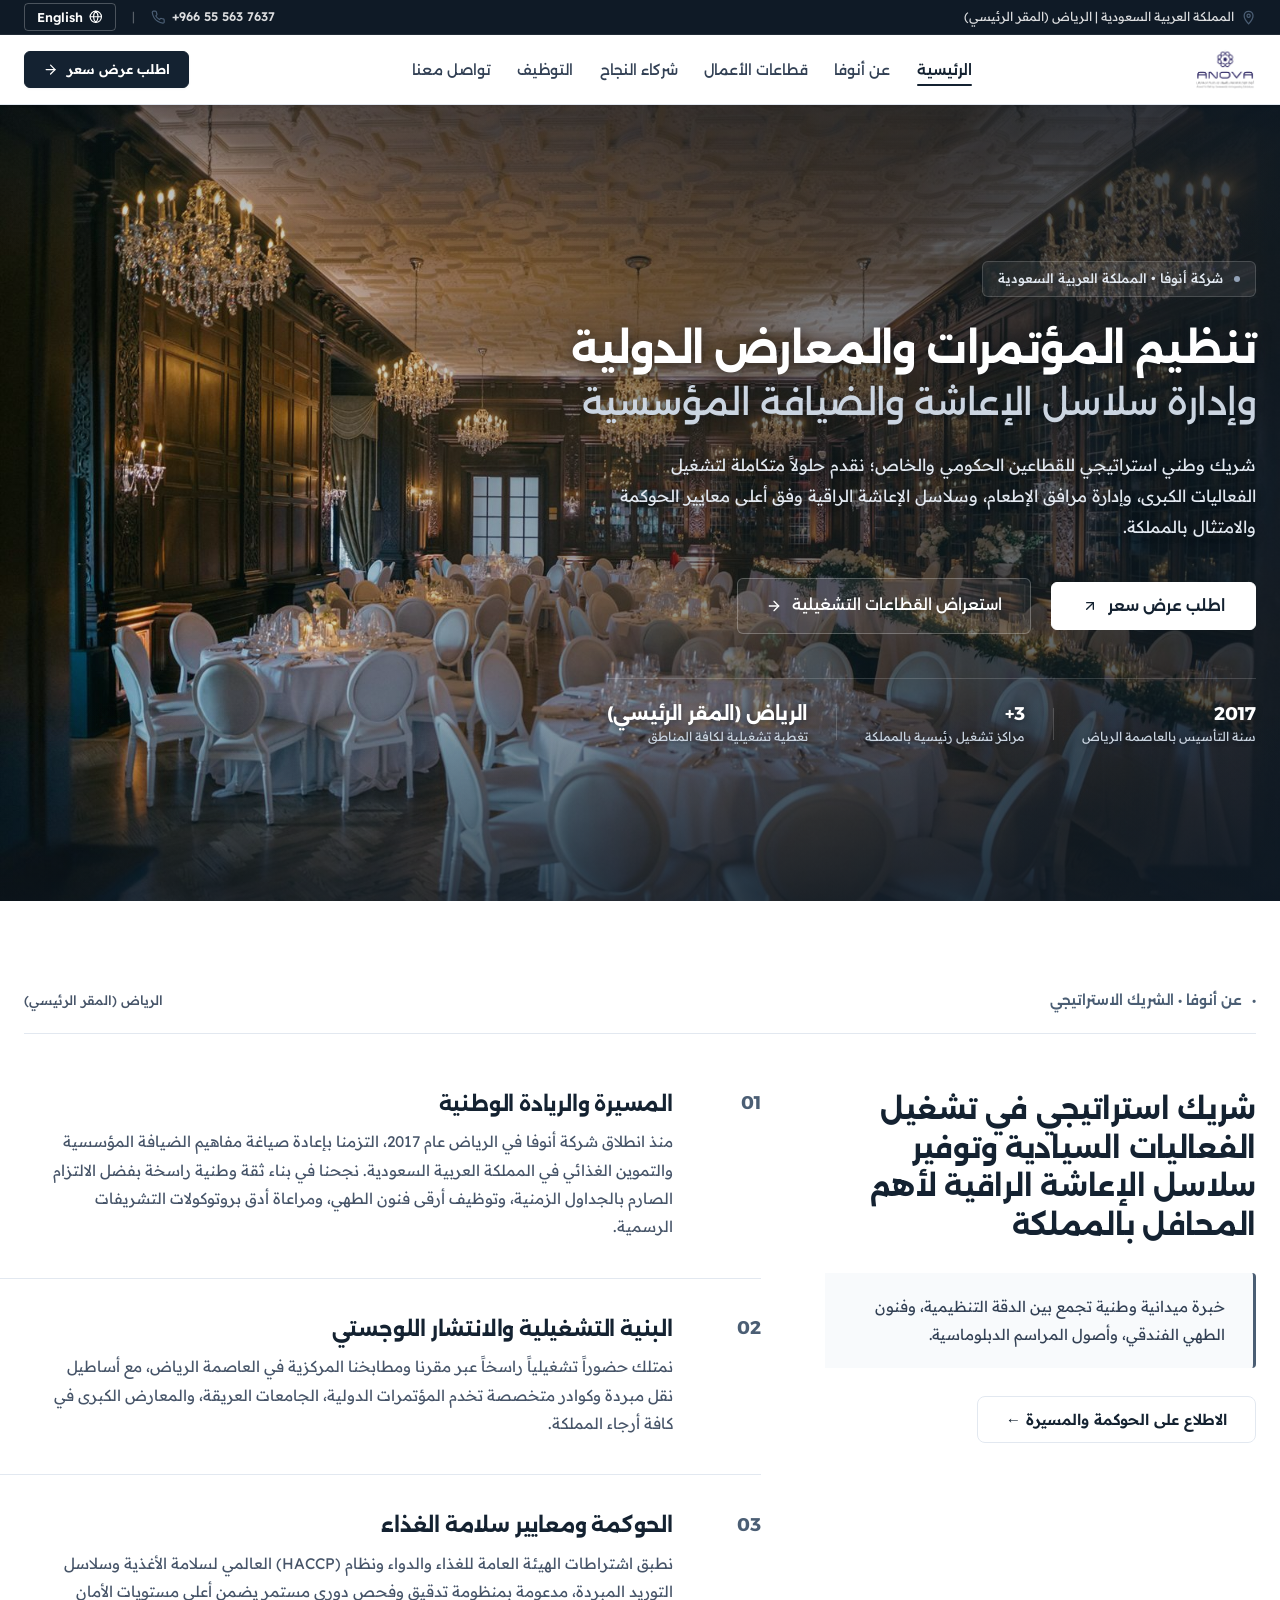
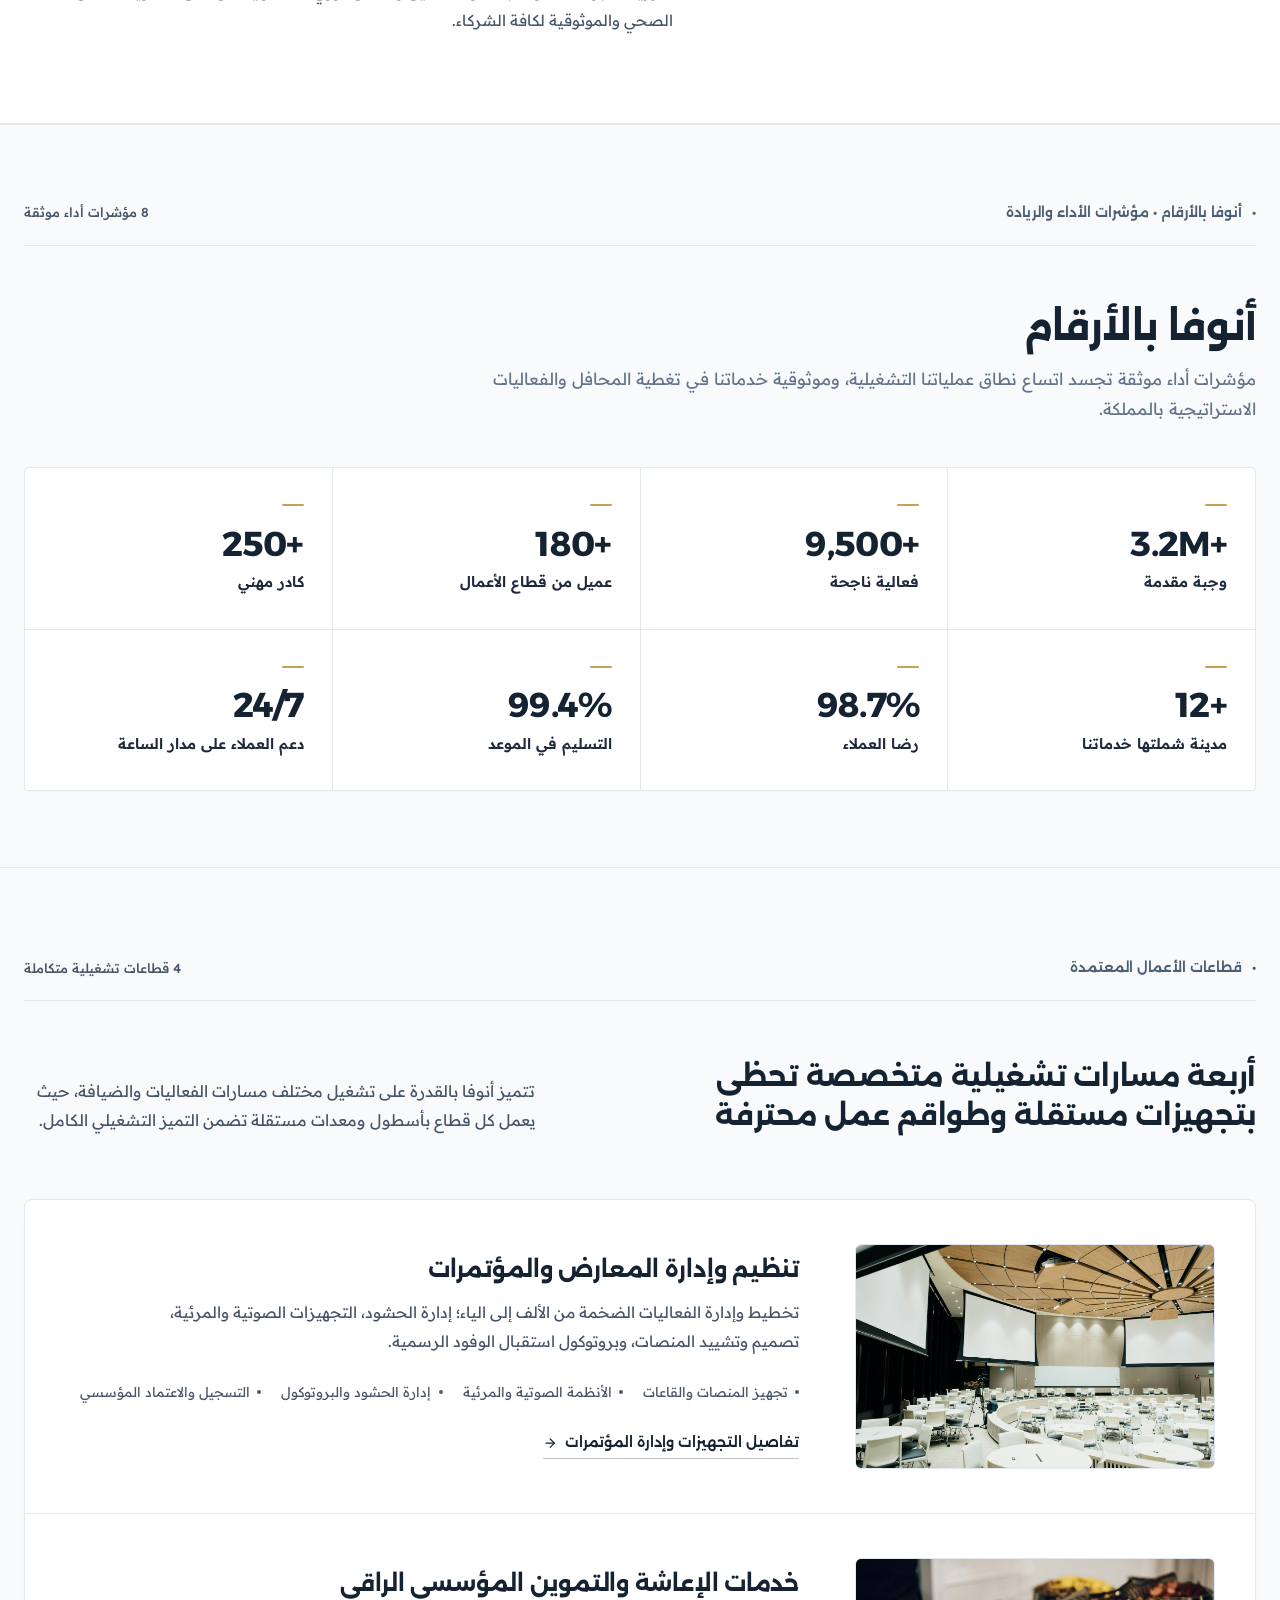
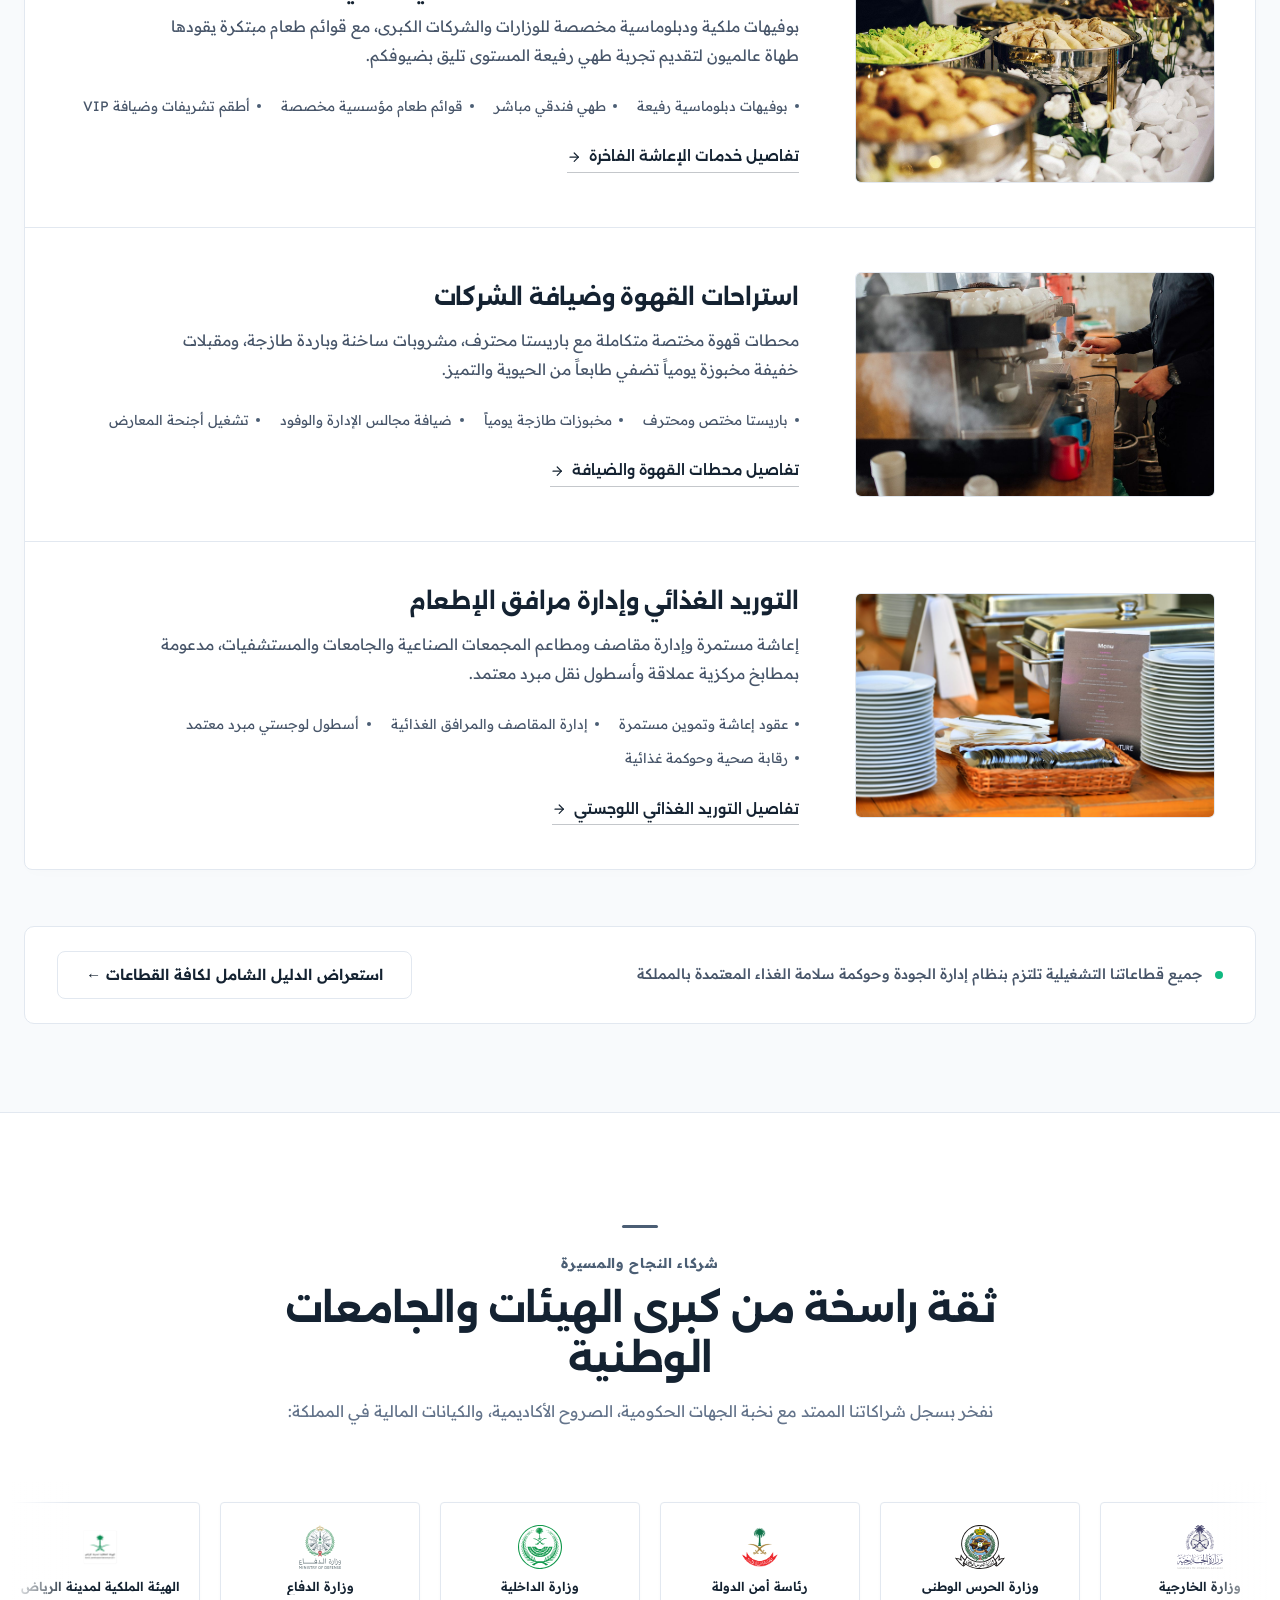
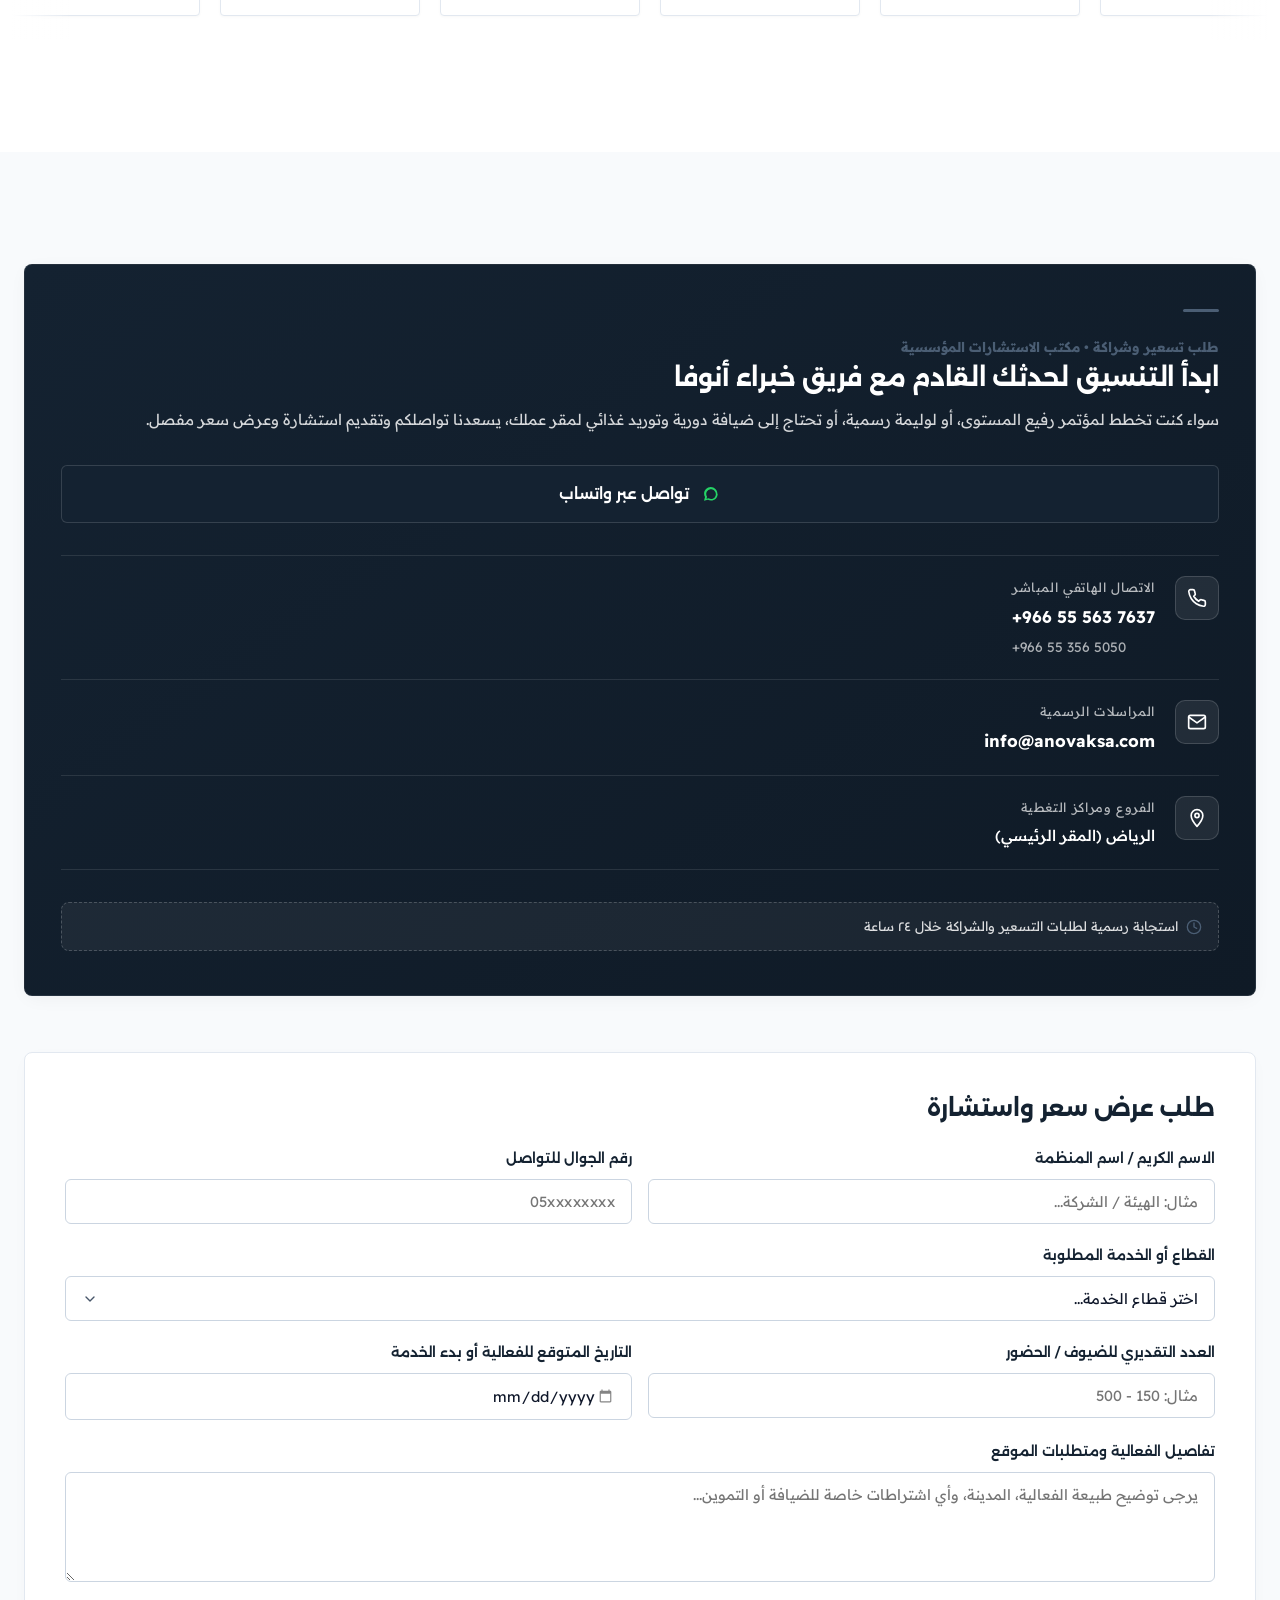
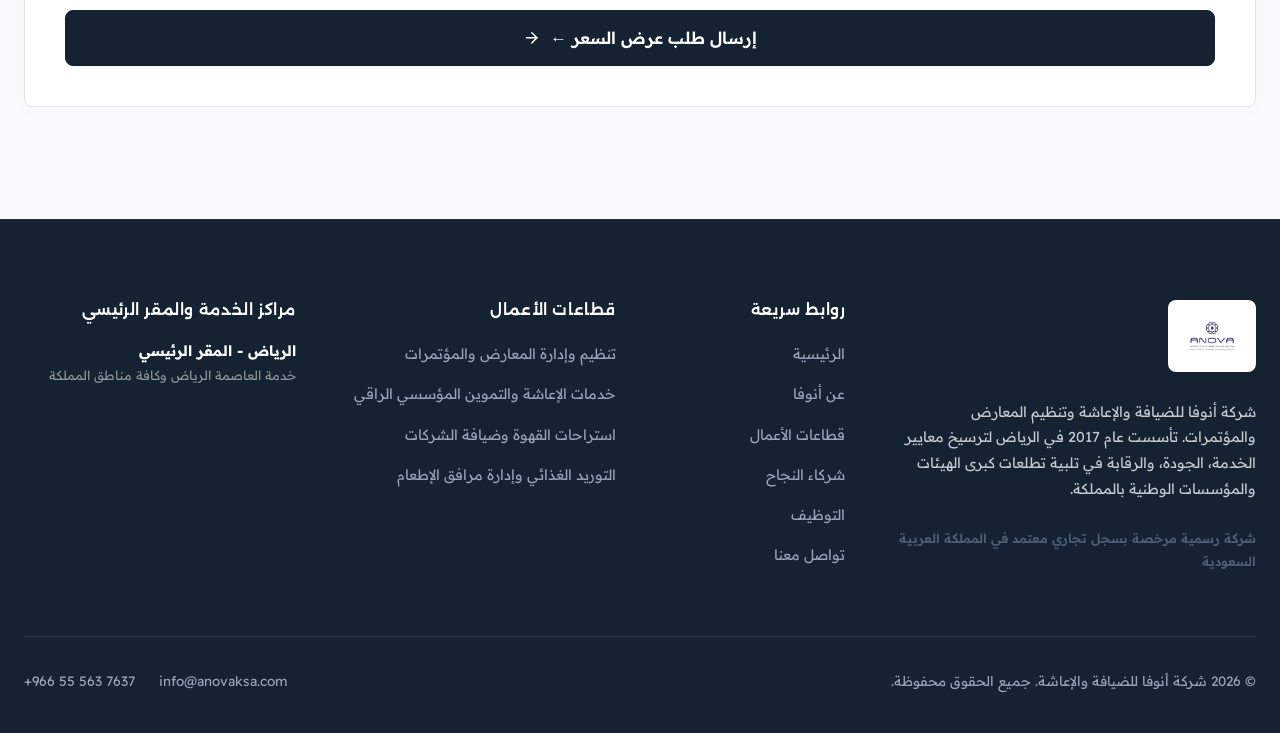
<file: index.html>
﻿<!DOCTYPE html>
<html lang="ar" dir="rtl">
<head>
  <meta charset="UTF-8">
  <meta name="viewport" content="width=device-width, initial-scale=1.0">
  <title>أنوفا للضيافة والإعاشة وتنظيم المعارض | ANOVA Company</title>
  <meta name="description" content="شركة أنوفا للضيافة والإعاشة وتنظيم المؤتمرات والمعارض - تأسست عام 2017 في الرياض لتقديم أرقى خدمات الضيافة والتموين وتنظيم الفعاليات لكبرى المؤسسات والهيئات الوطنية.">
  <link rel="icon" type="image/png" href="public/brand/anova-logo.png">
  <!-- Preconnect to Google Fonts for Ultra-Fast Typography Rendering -->
  <link rel="preconnect" href="https://fonts.googleapis.com">
  <link rel="preconnect" href="https://fonts.gstatic.com" crossorigin>
  <link href="https://fonts.googleapis.com/css2?family=Alexandria:wght@300;400;500;600;700;800&family=Readex+Pro:wght@300;400;500;600;700&display=swap" rel="stylesheet">
  <link rel="stylesheet" href="assets/css/styles.css?v=12">

  <!-- Critical Stats Styles (Cache-Proof Guarantee) -->
  <style id="anova-stats-critical-css">
    .section-corporate-stats {
      padding: 4.75rem 0;
      background-color: #F8FAFC;
      border-top: 1px solid rgba(20, 34, 49, 0.08);
      border-bottom: 1px solid rgba(20, 34, 49, 0.08);
    }
    .stats-editorial-header {
      margin-bottom: 2.75rem;
      max-width: 820px;
    }
    .stats-main-title {
      font-family: 'Alexandria', sans-serif;
      font-size: clamp(1.85rem, 3.2vw, 2.45rem);
      font-weight: 700;
      color: #142231;
      line-height: 1.25;
      margin-bottom: 0.85rem;
      letter-spacing: -0.015em;
    }
    .stats-sub-lead {
      font-family: 'Readex Pro', sans-serif;
      font-size: 1.05rem;
      color: #64748B;
      line-height: 1.75;
      margin: 0;
    }
    .stats-corporate-grid {
      display: grid !important;
      grid-template-columns: repeat(4, 1fr) !important;
      gap: 1px !important;
      background-color: #E2E8F0 !important;
      border: 1px solid #E2E8F0 !important;
      border-radius: 4px;
      box-shadow: 0 1px 3px rgba(0, 0, 0, 0.02);
      overflow: hidden;
      margin: 0;
      padding: 0;
    }
    .stat-corporate-cell {
      background-color: #FFFFFF !important;
      padding: 2.25rem 1.75rem !important;
      display: flex !important;
      flex-direction: column !important;
      justify-content: flex-start !important;
      align-items: flex-start !important;
      position: relative;
      box-sizing: border-box;
      transition: background-color 0.2s ease;
    }
    .stat-corporate-cell:hover {
      background-color: #FAFCFE !important;
    }
    .stat-cell-accent {
      width: 22px;
      height: 2px;
      background-color: #C5A059;
      margin-bottom: 1.15rem;
      border-radius: 1px;
    }
    .stat-cell-value {
      font-family: 'Alexandria', sans-serif;
      font-size: clamp(1.85rem, 2.7vw, 2.45rem);
      font-weight: 700;
      color: #142231;
      line-height: 1.1;
      margin-bottom: 0.55rem;
      letter-spacing: -0.02em;
      direction: ltr !important;
      display: block !important;
      unicode-bidi: isolate !important;
      text-align: start;
    }
    .stat-cell-label {
      font-family: 'Readex Pro', sans-serif;
      font-size: 0.925rem;
      font-weight: 600;
      color: #1E293B;
      line-height: 1.45;
      display: block !important;
    }
    html[lang="en"] .stats-main-title {
      font-family: 'Plus Jakarta Sans', -apple-system, sans-serif;
    }
    html[lang="en"] .stats-sub-lead {
      font-family: 'Plus Jakarta Sans', -apple-system, sans-serif;
    }
    html[lang="en"] .stat-cell-value {
      font-family: 'Plus Jakarta Sans', -apple-system, sans-serif;
    }
    html[lang="en"] .stat-cell-label {
      font-family: 'Plus Jakarta Sans', -apple-system, sans-serif;
    }
    @media (max-width: 1024px) {
      .section-corporate-stats { padding: 3.75rem 0; }
      .stats-corporate-grid { grid-template-columns: repeat(2, 1fr) !important; }
      .stat-corporate-cell { padding: 1.75rem 1.35rem !important; }
    }
    @media (max-width: 640px) {
      .section-corporate-stats { padding: 3rem 0; }
      .stats-editorial-header { margin-bottom: 1.75rem; }
      .stats-corporate-grid { grid-template-columns: repeat(2, 1fr) !important; }
      .stat-corporate-cell { padding: 1.35rem 1rem !important; }
      .stat-cell-value { font-size: 1.55rem; margin-bottom: 0.35rem; }
      .stat-cell-label { font-size: 0.82rem; line-height: 1.35; }
      .stat-cell-accent { width: 16px; height: 2px; margin-bottom: 0.75rem; }
    }
    @media (max-width: 360px) {
      .stat-corporate-cell { padding: 1.15rem 0.75rem !important; }
      .stat-cell-value { font-size: 1.35rem; }
      .stat-cell-label { font-size: 0.76rem; }
    }
  </style>

</head>
<body data-page-key="home" data-page-title-key="nav_home">

  <!-- Top Executive Utility Bar (Appears only at top of page, scrolls naturally away) -->
  <aside class="top-bar" aria-label="Executive Information">
    <div class="container">
      <div style="display: flex; align-items: center; gap: 1.5rem;">
        <span style="display: flex; align-items: center; gap: 0.4rem;">
          <svg class="icon-svg" style="color: var(--warm-gold); width: 0.95rem; height: 0.95rem;" viewBox="0 0 24 24"><path d="M12 2C8.13 2 5 5.13 5 9c0 5.25 7 13 7 13s7-7.75 7-13c0-3.87-3.13-7-7-7zm0 9.5c-1.38 0-2.5-1.12-2.5-2.5s1.12-2.5 2.5-2.5 2.5 1.12 2.5 2.5-1.12 2.5-2.5 2.5z"/></svg>
          <span data-i18n="top_locations">المملكة العربية السعودية | الرياض (المقر الرئيسي)</span>
        </span>
        <span style="display: none;" class="desktop-only-inline">
          <span style="color: rgba(255,255,255,0.4);">|</span>
          <span style="margin-left: 0.75rem; margin-right: 0.75rem;" data-cms-contact="email">info@anovaksa.com</span>
        </span>
      </div>

      <div style="display: flex; align-items: center; gap: 1rem;">
        <a href="tel:+966555637637" class="dir-ltr" style="display: flex; align-items: center; gap: 0.4rem; font-weight: 600;">
          <svg class="icon-svg" style="color: var(--warm-gold); width: 0.9rem; height: 0.9rem;" viewBox="0 0 24 24"><path d="M22 16.92v3a2 2 0 0 1-2.18 2 19.79 19.79 0 0 1-8.63-3.07 19.5 19.5 0 0 1-6-6 19.79 19.79 0 0 1-3.07-8.67A2 2 0 0 1 4.11 2h3a2 2 0 0 1 2 1.72 12.84 12.84 0 0 0 .7 2.81 2 2 0 0 1-.45 2.11L8.09 9.91a16 16 0 0 0 6 6l1.27-1.27a2 2 0 0 1 2.11-.45 12.84 12.84 0 0 0 2.81.7A2 2 0 0 1 22 16.92z"/></svg>
          <span>+966 55 563 7637</span>
        </a>
        <span style="color: rgba(255,255,255,0.3);">|</span>
        <button class="lang-btn lang-toggle-btn" aria-label="Toggle Language">
          <svg class="icon-svg" style="width: 0.85rem; height: 0.85rem;" viewBox="0 0 24 24"><circle cx="12" cy="12" r="10"/><line x1="2" y1="12" x2="22" y2="12"/><path d="M12 2a15.3 15.3 0 0 1 4 10 15.3 15.3 0 0 1-4 10 15.3 15.3 0 0 1-4-10 15.3 15.3 0 0 1 4-10z"/></svg>
          <span class="lang-toggle-text">English</span>
        </button>
      </div>
    </div>
  </aside>

  <!-- Master Site Header: Pristine Corporate Architecture -->
  <div class="site-header-wrapper">
    <!-- Main Navigation -->
    <header class="main-nav" id="siteHeader">
      <div class="container">
        <!-- Official Brand Logo (Displayed at calibrated scale to ensure 45px crisp artwork) -->
        <a href="index.html" class="nav-brand-link" aria-label="أنوفا - الصفحة الرئيسية">
          <img src="public/brand/anova-logo.png" alt="شعار شركة أنوفا الرسمي" class="brand-logo-img">
        </a>

        <!-- Desktop Nav Links -->
        <nav aria-label="Main Navigation">
          <ul class="nav-links">
            <li><a href="index.html" class="nav-link active" data-i18n="nav_home">الرئيسية</a></li>
            <li><a href="about.html" class="nav-link" data-i18n="nav_about">عن أنوفا</a></li>
            <li><a href="services.html" class="nav-link" data-i18n="nav_services">قطاعات الأعمال</a></li>
            <li><a href="partners.html" class="nav-link" data-i18n="nav_partners">شركاء النجاح</a></li>
            <li><a href="careers.html" class="nav-link" data-i18n="nav_careers">التوظيف</a></li>
            <li><a href="contact.html" class="nav-link" data-i18n="nav_contact">تواصل معنا</a></li>
          </ul>
        </nav>

        <!-- Action Buttons -->
        <div class="nav-actions">
          <button class="btn btn-primary open-quote-modal">
            <span data-i18n="cta_quote">طلب عرض سعر</span>
            <svg class="icon-svg" style="width: 0.95rem; height: 0.95rem;" viewBox="0 0 24 24"><line x1="5" y1="12" x2="19" y2="12"/><polyline points="12 5 19 12 12 19"/></svg>
          </button>
          <button class="hamburger-btn" aria-label="Open mobile menu">
            <svg class="icon-svg" style="width: 1.75rem; height: 1.75rem;" viewBox="0 0 24 24"><line x1="3" y1="12" x2="21" y2="12"/><line x1="3" y1="6" x2="21" y2="6"/><line x1="3" y1="18" x2="21" y2="18"/></svg>
          </button>
        </div>
      </div>
    </header>
  </div>

  <!-- Mobile Navigation Drawer -->
  <div class="drawer-overlay"></div>
  <aside class="mobile-drawer">
    <div>
      <div style="display: flex; align-items: center; justify-content: space-between; margin-bottom: 2rem;">
        <img src="public/brand/anova-logo.png" alt="ANOVA Logo" style="height: 4.25rem;">
        <button class="drawer-close-btn" style="background: none; border: none; font-size: 1.5rem; cursor: pointer; color: var(--midnight-dark);">✕</button>
      </div>
      <ul style="list-style: none; display: flex; flex-direction: column; gap: 1.25rem;">
        <li><a href="index.html" style="font-weight: 700; color: var(--primary-navy);" data-i18n="nav_home">الرئيسية</a></li>
        <li><a href="about.html" style="font-weight: 600;" data-i18n="nav_about">عن أنوفا</a></li>
        <li><a href="services.html" style="font-weight: 600;" data-i18n="nav_services">قطاعات الأعمال</a></li>
        <li><a href="partners.html" style="font-weight: 600;" data-i18n="nav_partners">شركاء النجاح</a></li>
        <li><a href="careers.html" style="font-weight: 600;" data-i18n="nav_careers">التوظيف</a></li>
        <li><a href="contact.html" style="font-weight: 600;" data-i18n="nav_contact">تواصل معنا</a></li>
      </ul>
    </div>
    <div>
      <button class="btn btn-primary open-quote-modal" style="width: 100%; margin-bottom: 1rem;">
        <span data-i18n="cta_quote">طلب عرض سعر</span>
      </button>
      <button class="lang-btn lang-toggle-btn" style="width: 100%; border-color: var(--brand-grey-light); color: var(--midnight-dark); justify-content: center;">
        <span class="lang-toggle-text">English</span>
      </button>
    </div>
  </aside>

  <!-- ==========================================================================
       1. HERO: FULL-WIDTH / FULL-SCREEN CORPORATE VIDEO COVER
       ========================================================================== -->
  <section class="hero-fullscreen" id="hero">
    <div class="hero-video-viewport">
      <video 
        class="hero-full-video" 
        autoplay 
        muted 
        loop 
        playsinline 
        webkit-playsinline
        preload="metadata" 
        poster="public/hero-venue.jpg" 
        aria-label="تجهيزات قاعات المؤتمرات والضيافة لشركة أنوفا"
      >
        <source src="public/anova-hero.mp4" type="video/mp4">
      </video>
      <!-- Subdued Muted Matte Navy/Slate Overlay -->
      <div class="hero-matte-overlay"></div>
    </div>

    <div class="container hero-content-container">
      <div class="hero-content-stack">
        <div class="hero-kicker-badge">
          <span class="badge-dot"></span>
          <span data-i18n="hero_kicker">شركة أنوفا • المملكة العربية السعودية</span>
        </div>

        <h1 class="hero-institutional-title" data-i18n="hero_h1">
          تنظيم المؤتمرات والمعارض الدولية
          <span class="title-sub-clause">وإدارة سلاسل الإعاشة والضيافة المؤسسية</span>
        </h1>

        <p class="hero-institutional-desc" data-i18n="hero_subtext">
          شريك وطني استراتيجي للقطاعين الحكومي والخاص؛ نقدم حلولاً متكاملة لتشغيل الفعاليات الكبرى، وإدارة مرافق الإطعام، وسلاسل الإعاشة الراقية وفق أعلى معايير الحوكمة والامتثال بالمملكة.
        </p>

        <div class="hero-action-row">
          <button class="btn-corporate-primary open-quote-modal">
            <span data-i18n="cta_quote">طلب عرض سعر مخصص</span>
            <svg class="icon-svg" style="width: 1rem; height: 1rem;" viewBox="0 0 24 24"><line x1="7" y1="17" x2="17" y2="7"/><polyline points="7 7 17 7 17 17"/></svg>
          </button>
          <a href="#sectors" class="btn-corporate-outline">
            <span data-i18n="hero_cta_secondary">استعراض القطاعات التشغيلية</span>
            <svg class="icon-svg dir-flip" style="width: 1rem; height: 1rem;" viewBox="0 0 24 24"><line x1="5" y1="12" x2="19" y2="12"/><polyline points="12 5 19 12 12 19"/></svg>
          </a>
        </div>

        <!-- Factual Corporate Provenance Ledger -->
        <div class="hero-provenance-ledger">
          <div class="provenance-item">
            <span class="provenance-value">2017</span>
            <span class="provenance-label" data-i18n="stat_founded_lbl">سنة التأسيس بالعاصمة الرياض</span>
          </div>
          <div class="provenance-sep"></div>
          <div class="provenance-item">
            <span class="provenance-value">3+</span>
            <span class="provenance-label" data-i18n="stat_branches_lbl">مراكز تشغيل رئيسية بالمملكة</span>
          </div>
          <div class="provenance-sep"></div>
          <div class="provenance-item">
            <span class="provenance-value" data-i18n="about_cities">الرياض (المقر الرئيسي)</span>
            <span class="provenance-label" data-i18n="stat_coverage_lbl">تغطية تشغيلية لكافة المناطق</span>
          </div>
        </div>
      </div>
    </div>
  </section>

  <!-- ==========================================================================
       2. SECTION: COMPANY INTRODUCTION (ASYMMETRIC EDITORIAL GRID 35% / 65%)
       ========================================================================== -->
  <section class="section-editorial-about" id="about">
    <div class="container">
      <div class="editorial-header-rule">
        <div class="editorial-eyebrow">
          <span>•</span>
          <span class="eyebrow-title" data-i18n="about_tag">عن أنوفا • الشريك الاستراتيجي</span>
        </div>
        <div class="editorial-meta-cities" data-i18n="about_cities">الرياض (المقر الرئيسي)</div>
      </div>

      <div class="editorial-about-composition">
        <!-- Independent Title & Strategic Highlight Column (35%) -->
        <div class="about-title-column">
          <h2 class="about-main-title" data-i18n="about_title">
            شريك استراتيجي في تشغيل الفعاليات السيادية وتوفير سلاسل الإعاشة الراقية لأهم المحافل بالمملكة
          </h2>
          
          <div class="about-highlight-box" data-i18n="about_highlight_box">
            خبرة ميدانية وطنية تجمع بين الدقة التنظيمية، وفنون الطهي الفندقي، وأصول المراسم الدبلوماسية.
          </div>

          <div>
            <a href="about.html" class="btn btn-outline" data-i18n="about_learn_more">الاطلاع على الحوكمة والمسيرة ←</a>
          </div>
        </div>

        <!-- Structured Editorial Ledger Column (65%) -->
        <div class="about-editorial-stream">
          <div class="about-editorial-item">
            <span class="about-item-num">01</span>
            <div class="about-item-body">
              <h3 class="about-item-heading" data-i18n="about_item1_title">المسيرة والريادة الوطنية</h3>
              <p class="about-item-text" data-i18n="about_p1">
                منذ انطلاق شركة أنوفا في الرياض عام 2017، التزمنا بإعادة صياغة مفاهيم الضيافة المؤسسية والتموين الغذائي في المملكة العربية السعودية. نجحنا في بناء ثقة وطنية راسخة بفضل الالتزام الصارم بالجداول الزمنية، وتوظيف أرقى فنون الطهي، ومراعاة أدق بروتوكولات التشريفات الرسمية.
              </p>
            </div>
          </div>

          <div class="about-editorial-item">
            <span class="about-item-num">02</span>
            <div class="about-item-body">
              <h3 class="about-item-heading" data-i18n="about_item2_title">البنية التشغيلية والانتشار اللوجستي</h3>
              <p class="about-item-text" data-i18n="about_p2">
                نمتلك حضوراً تشغيلياً راسخاً عبر مقرنا ومطابخنا المركزية في العاصمة الرياض، مع أساطيل نقل مبردة وكوادر متخصصة تخدم المؤتمرات الدولية، الجامعات العريقة، والمعارض الكبرى في كافة أرجاء المملكة.
              </p>
            </div>
          </div>

          <div class="about-editorial-item">
            <span class="about-item-num">03</span>
            <div class="about-item-body">
              <h3 class="about-item-heading" data-i18n="about_item3_title">الحوكمة ومعايير سلامة الغذاء</h3>
              <p class="about-item-text" data-i18n="about_item3_text">
                نطبق اشتراطات الهيئة العامة للغذاء والدواء ونظام (HACCP) العالمي لسلامة الأغذية وسلاسل التوريد المبردة، مدعومة بمنظومة تدقيق وفحص دوري مستمر يضمن أعلى مستويات الأمان الصحي والموثوقية لكافة الشركاء.
              </p>
            </div>
          </div>
        </div>
      </div>
    </div>
  </section>


  <!-- ==========================================================================
       2.5 SECTION: CORPORATE PERFORMANCE STATISTICS (ANOVA IN NUMBERS)
       Disciplined Geometric Grid / Editorial Matrix Display
       ========================================================================== -->
  <section class="section-corporate-stats" id="stats">
    <div class="container">
      <div class="editorial-header-rule">
        <div class="editorial-eyebrow">
          <span class="gold-dot">•</span>
          <span class="eyebrow-title" data-i18n="stats_tag">أنوفا بالأرقام • مؤشرات الأداء والريادة</span>
        </div>
        <div class="editorial-meta-count" data-i18n="stats_meta">8 مؤشرات أداء موثقة</div>
      </div>

      <div class="stats-editorial-header">
        <h2 class="stats-main-title" data-i18n="stats_title">أنوفا بالأرقام</h2>
        <p class="stats-sub-lead" data-i18n="stats_lead">
          مؤشرات أداء موثقة تجسد اتساع نطاق عملياتنا التشغيلية، وموثوقية خدماتنا في تغطية المحافل والفعاليات الاستراتيجية بالمملكة.
        </p>
      </div>

      <div class="stats-corporate-grid" role="region" aria-label="أنوفا بالأرقام">
        <!-- 1. Meals Served -->
        <div class="stat-corporate-cell">
          <div class="stat-cell-accent" aria-hidden="true"></div>
          <div class="stat-cell-value" dir="ltr">3.2M+</div>
          <div class="stat-cell-label" data-i18n="stat_meals_lbl">وجبة مقدمة</div>
        </div>

        <!-- 2. Successful Events -->
        <div class="stat-corporate-cell">
          <div class="stat-cell-accent" aria-hidden="true"></div>
          <div class="stat-cell-value" dir="ltr">9,500+</div>
          <div class="stat-cell-label" data-i18n="stat_events_lbl">فعالية ناجحة</div>
        </div>

        <!-- 3. Corporate Clients -->
        <div class="stat-corporate-cell">
          <div class="stat-cell-accent" aria-hidden="true"></div>
          <div class="stat-cell-value" dir="ltr">180+</div>
          <div class="stat-cell-label" data-i18n="stat_clients_lbl">عميل من قطاع الأعمال</div>
        </div>

        <!-- 4. Professional Staff -->
        <div class="stat-corporate-cell">
          <div class="stat-cell-accent" aria-hidden="true"></div>
          <div class="stat-cell-value" dir="ltr">250+</div>
          <div class="stat-cell-label" data-i18n="stat_staff_lbl">كادر مهني</div>
        </div>

        <!-- 5. Cities Covered -->
        <div class="stat-corporate-cell">
          <div class="stat-cell-accent" aria-hidden="true"></div>
          <div class="stat-cell-value" dir="ltr">12+</div>
          <div class="stat-cell-label" data-i18n="stat_cities_lbl">مدينة شملتها خدماتنا</div>
        </div>

        <!-- 6. Customer Satisfaction -->
        <div class="stat-corporate-cell">
          <div class="stat-cell-accent" aria-hidden="true"></div>
          <div class="stat-cell-value" dir="ltr">98.7%</div>
          <div class="stat-cell-label" data-i18n="stat_satisfaction_lbl">رضا العملاء</div>
        </div>

        <!-- 7. On-Time Delivery -->
        <div class="stat-corporate-cell">
          <div class="stat-cell-accent" aria-hidden="true"></div>
          <div class="stat-cell-value" dir="ltr">99.4%</div>
          <div class="stat-cell-label" data-i18n="stat_ontime_lbl">التسليم في الموعد</div>
        </div>

        <!-- 8. Customer Support -->
        <div class="stat-corporate-cell">
          <div class="stat-cell-accent" aria-hidden="true"></div>
          <div class="stat-cell-value" dir="ltr">24/7</div>
          <div class="stat-cell-label" data-i18n="stat_support_lbl">دعم العملاء على مدار الساعة</div>
        </div>
      </div>
    </div>
  </section>

  <!-- ==========================================================================
       3. SECTION: BUSINESS SECTORS (STRUCTURED HORIZONTAL SERVICE BANDS — NO CARDS)
       ========================================================================== -->
  <section class="section-service-bands" id="sectors">
    <div class="container">
      <div class="editorial-header-rule">
        <div class="editorial-eyebrow">
          <span>•</span>
          <span class="eyebrow-title" data-i18n="services_tag">قطاعات الأعمال المعتمدة</span>
        </div>
        <div class="editorial-meta-count" data-i18n="about_stat_sectors">4 قطاعات تشغيلية متكاملة</div>
      </div>

      <div class="bands-intro-split">
        <h2 class="bands-main-title" data-i18n="services_title">
          أربعة مسارات تشغيلية متخصصة تحظى بتجهيزات مستقلة وطواقم عمل محترفة
        </h2>
        <p class="bands-sub-lead" data-i18n="services_subtitle">
          تتميز أنوفا بالقدرة على تشغيل مختلف مسارات الفعاليات والضيافة، حيث يعمل كل قطاع بأسطول ومعدات مستقلة تضمن التميز التشغيلي الكامل.
        </p>
      </div>

      <div class="service-bands-stack">
        <!-- Sector Band 1: Exhibitions & Conferences -->
        <article class="service-band-row" id="sec-events">
          <div class="service-band-media">
            <img src="public/sec-events.jpg" alt="تنظيم المعارض والمؤتمرات" loading="lazy" decoding="async">
          </div>
          <div class="service-band-content">
            <h3 class="service-band-title" data-i18n="sec1_title">تنظيم وإدارة المعارض والمؤتمرات</h3>
            <p class="service-band-scope" data-i18n="sec1_desc">
              تخطيط وإدارة الفعاليات الضخمة من الألف إلى الياء؛ إدارة الحشود، التجهيزات الصوتية والمرئية، تصميم وتشييد المنصات، وبروتوكول استقبال الوفود الرسمية.
            </p>
            <div class="service-band-specs">
              <span class="spec-item"><span class="spec-dot"></span><span data-i18n="sec1_spec1">تجهيز المنصات والقاعات</span></span>
              <span class="spec-item"><span class="spec-dot"></span><span data-i18n="sec1_spec2">الأنظمة الصوتية والمرئية</span></span>
              <span class="spec-item"><span class="spec-dot"></span><span data-i18n="sec1_spec3">إدارة الحشود والبروتوكول</span></span>
              <span class="spec-item"><span class="spec-dot"></span><span data-i18n="sec1_spec4">التسجيل والاعتماد المؤسسي</span></span>
            </div>
            <div class="service-band-action">
              <a href="services.html#sec-events" class="service-band-link">
                <span data-i18n="sec1_more">تفاصيل التجهيزات وإدارة المؤتمرات</span>
                <svg class="icon-svg dir-flip" style="width: 0.9rem; height: 0.9rem;" viewBox="0 0 24 24"><line x1="5" y1="12" x2="19" y2="12"/><polyline points="12 5 19 12 12 19"/></svg>
              </a>
            </div>
          </div>
        </article>

        <!-- Sector Band 2: Catering & Hospitality -->
        <article class="service-band-row" id="sec-catering">
          <div class="service-band-media">
            <img src="public/sec-catering.jpg" alt="خدمات الإعاشة والتموين الراقي" loading="lazy" decoding="async">
          </div>
          <div class="service-band-content">
            <h3 class="service-band-title" data-i18n="sec2_title">خدمات الإعاشة والتموين المؤسسي الراقي</h3>
            <p class="service-band-scope" data-i18n="sec2_desc">
              بوفيهات ملكية ودبلوماسية مخصصة للوزارات والشركات الكبرى، مع قوائم طعام مبتكرة يقودها طهاة عالميون لتقديم تجربة طهي رفيعة المستوى تليق بضيوفكم.
            </p>
            <div class="service-band-specs">
              <span class="spec-item"><span class="spec-dot"></span><span data-i18n="sec2_spec1">بوفيهات دبلوماسية رفيعة</span></span>
              <span class="spec-item"><span class="spec-dot"></span><span data-i18n="sec2_spec2">طهي فندقي مباشر</span></span>
              <span class="spec-item"><span class="spec-dot"></span><span data-i18n="sec2_spec3">قوائم طعام مؤسسية مخصصة</span></span>
              <span class="spec-item"><span class="spec-dot"></span><span data-i18n="sec2_spec4">أطقم تشريفات وضيافة VIP</span></span>
            </div>
            <div class="service-band-action">
              <a href="services.html#sec-catering" class="service-band-link">
                <span data-i18n="sec2_more">تفاصيل خدمات الإعاشة الفاخرة</span>
                <svg class="icon-svg dir-flip" style="width: 0.9rem; height: 0.9rem;" viewBox="0 0 24 24"><line x1="5" y1="12" x2="19" y2="12"/><polyline points="12 5 19 12 12 19"/></svg>
              </a>
            </div>
          </div>
        </article>

        <!-- Sector Band 3: Coffee Break & Corporate Serving -->
        <article class="service-band-row" id="sec-coffee">
          <div class="service-band-media">
            <img src="public/sec-coffee.jpg" alt="استراحات القهوة وضيافة الشركات" loading="lazy" decoding="async">
          </div>
          <div class="service-band-content">
            <h3 class="service-band-title" data-i18n="sec3_title">استراحات القهوة وضيافة الشركات</h3>
            <p class="service-band-scope" data-i18n="sec3_desc">
              محطات قهوة مختصة متكاملة مع باريستا محترف، مشروبات ساخنة وباردة طازجة، ومقبلات خفيفة مخبوزة يومياً تضفي طابعاً من الحيوية والتميز.
            </p>
            <div class="service-band-specs">
              <span class="spec-item"><span class="spec-dot"></span><span data-i18n="sec3_spec1">باريستا مختص ومحترف</span></span>
              <span class="spec-item"><span class="spec-dot"></span><span data-i18n="sec3_spec2">مخبوزات طازجة يومياً</span></span>
              <span class="spec-item"><span class="spec-dot"></span><span data-i18n="sec3_spec3">ضيافة مجالس الإدارة والوفود</span></span>
              <span class="spec-item"><span class="spec-dot"></span><span data-i18n="sec3_spec4">تشغيل أجنحة المعارض</span></span>
            </div>
            <div class="service-band-action">
              <a href="services.html#sec-coffee" class="service-band-link">
                <span data-i18n="sec3_more">تفاصيل محطات القهوة والضيافة</span>
                <svg class="icon-svg dir-flip" style="width: 0.9rem; height: 0.9rem;" viewBox="0 0 24 24"><line x1="5" y1="12" x2="19" y2="12"/><polyline points="12 5 19 12 12 19"/></svg>
              </a>
            </div>
          </div>
        </article>

        <!-- Sector Band 4: Food Supply & Facility Management -->
        <article class="service-band-row" id="sec-supply">
          <div class="service-band-media">
            <img src="public/sec-supply.jpg" alt="التوريد الغذائي وإدارة مرافق الإطعام" loading="lazy" decoding="async">
          </div>
          <div class="service-band-content">
            <h3 class="service-band-title" data-i18n="sec5_title">التوريد الغذائي وإدارة مرافق الإطعام</h3>
            <p class="service-band-scope" data-i18n="sec5_desc">
              إعاشة مستمرة وإدارة مقاصف ومطاعم المجمعات الصناعية والجامعات والمستشفيات، مدعومة بمطابخ مركزية عملاقة وأسطول نقل مبرد معتمد.
            </p>
            <div class="service-band-specs">
              <span class="spec-item"><span class="spec-dot"></span><span data-i18n="sec4_spec1">عقود إعاشة وتموين مستمرة</span></span>
              <span class="spec-item"><span class="spec-dot"></span><span data-i18n="sec4_spec2">إدارة المقاصف والمرافق الغذائية</span></span>
              <span class="spec-item"><span class="spec-dot"></span><span data-i18n="sec4_spec3">أسطول لوجستي مبرد معتمد</span></span>
              <span class="spec-item"><span class="spec-dot"></span><span data-i18n="sec4_spec4">رقابة صحية وحوكمة غذائية</span></span>
            </div>
            <div class="service-band-action">
              <a href="services.html#sec-supply" class="service-band-link">
                <span data-i18n="sec4_more">تفاصيل التوريد الغذائي اللوجستي</span>
                <svg class="icon-svg dir-flip" style="width: 0.9rem; height: 0.9rem;" viewBox="0 0 24 24"><line x1="5" y1="12" x2="19" y2="12"/><polyline points="12 5 19 12 12 19"/></svg>
              </a>
            </div>
          </div>
        </article>
      </div>

      <!-- Lead-out Bar -->
      <div class="bands-leadout-bar">
        <div class="leadout-info">
          <span class="leadout-bullet"></span>
          <span data-i18n="sectors_quality_notice">جميع قطاعاتنا التشغيلية تلتزم بنظام إدارة الجودة وحوكمة سلامة الغذاء المعتمدة بالمملكة</span>
        </div>
        <a href="services.html" class="btn btn-outline" data-i18n="sectors_guide_btn">استعراض الدليل الشامل لكافة القطاعات ←</a>
      </div>
    </div>
  </section>

  <!-- ==========================================================================
       4. SECTION: CLIENTS & PARTNERS (INFINITE SEAMLESS LOGO MARQUEE)
       ========================================================================== -->
  <section class="section-spacing bg-white" id="partners">
    <div class="container">
      
      <div class="partners-corp-header">
        <div class="gold-line center"></div>
        <span class="partners-corp-tag" data-i18n="partners_tag">شركاء النجاح والمسيرة</span>
        <h2 class="partners-corp-title" data-i18n="partners_title">ثقة راسخة من كبرى الهيئات والجامعات الوطنية</h2>
        <p class="partners-corp-desc" data-i18n="partners_desc">
          نفخر بسجل شراكاتنا الممتد مع نخبة الجهات الحكومية، الصروح الأكاديمية، والكيانات المالية في المملكة:
        </p>
      </div>

    </div>

    <!-- Full-Bleed Continuous Horizontal Marquee Stage -->
    <div class="partners-marquee-viewport" aria-label="شركاء النجاح">
      <div class="partners-marquee-track">
        <div class="partners-marquee-group" aria-hidden="false">

          <!-- RCRC: الهيئة الملكية لمدينة الرياض -->
          <div class="partner-card-corp partner-marquee-card" data-partner-id="rcrc">
            <div class="partner-logo-box">
              <img src="public/partners/Logos-27-2048x2048.png" alt="شعار الهيئة الملكية لمدينة الرياض" class="partner-logo-img" loading="eager" decoding="async">
            </div>
            <div class="partner-name-ar">الهيئة الملكية لمدينة الرياض</div>
            <div class="partner-name-en">Royal Commission for Riyadh City</div>
          </div>

          <!-- MOD: وزارة الدفاع -->
          <div class="partner-card-corp partner-marquee-card" data-partner-id="mod">
            <div class="partner-logo-box">
              <img src="public/partners/partner_mod.svg" alt="شعار وزارة الدفاع" class="partner-logo-img" loading="eager" decoding="async">
            </div>
            <div class="partner-name-ar">وزارة الدفاع</div>
            <div class="partner-name-en">Ministry of Defense</div>
          </div>

          <!-- MOI: وزارة الداخلية -->
          <div class="partner-card-corp partner-marquee-card" data-partner-id="moi">
            <div class="partner-logo-box">
              <img src="public/partners/partner_moi.svg" alt="شعار وزارة الداخلية" class="partner-logo-img" loading="eager" decoding="async">
            </div>
            <div class="partner-name-ar">وزارة الداخلية</div>
            <div class="partner-name-en">Ministry of Interior</div>
          </div>

          <!-- PSS: رئاسة أمن الدولة -->
          <div class="partner-card-corp partner-marquee-card" data-partner-id="pss">
            <div class="partner-logo-box">
              <img src="public/partners/partner_pss.png" alt="شعار رئاسة أمن الدولة" class="partner-logo-img" loading="eager" decoding="async">
            </div>
            <div class="partner-name-ar">رئاسة أمن الدولة</div>
            <div class="partner-name-en">Presidency of State Security</div>
          </div>

          <!-- SANG: وزارة الحرس الوطني -->
          <div class="partner-card-corp partner-marquee-card" data-partner-id="sang">
            <div class="partner-logo-box">
              <img src="public/partners/partner_sang.svg" alt="شعار وزارة الحرس الوطني" class="partner-logo-img" loading="eager" decoding="async">
            </div>
            <div class="partner-name-ar">وزارة الحرس الوطني</div>
            <div class="partner-name-en">Ministry of National Guard</div>
          </div>

          <!-- MOFA: وزارة الخارجية -->
          <div class="partner-card-corp partner-marquee-card" data-partner-id="mofa">
            <div class="partner-logo-box">
              <img src="public/partners/partner_mofa.svg" alt="شعار وزارة الخارجية" class="partner-logo-img" loading="eager" decoding="async">
            </div>
            <div class="partner-name-ar">وزارة الخارجية</div>
            <div class="partner-name-en">Ministry of Foreign Affairs</div>
          </div>

          <!-- MOF: وزارة المالية -->
          <div class="partner-card-corp partner-marquee-card" data-partner-id="mof">
            <div class="partner-logo-box">
              <img src="public/partners/partner_mof.svg" alt="شعار وزارة المالية" class="partner-logo-img" loading="eager" decoding="async">
            </div>
            <div class="partner-name-ar">وزارة المالية</div>
            <div class="partner-name-en">Ministry of Finance</div>
          </div>

          <!-- MEP: وزارة الاقتصاد والتخطيط -->
          <div class="partner-card-corp partner-marquee-card" data-partner-id="mep">
            <div class="partner-logo-box">
              <img src="public/partners/partner_mep.svg" alt="شعار وزارة الاقتصاد والتخطيط" class="partner-logo-img" loading="eager" decoding="async">
            </div>
            <div class="partner-name-ar">وزارة الاقتصاد والتخطيط</div>
            <div class="partner-name-en">Ministry of Economy and Planning</div>
          </div>

          <!-- MOENERGY: وزارة الطاقة -->
          <div class="partner-card-corp partner-marquee-card" data-partner-id="moenergy">
            <div class="partner-logo-box">
              <img src="public/partners/partner_moenergy.png" alt="شعار وزارة الطاقة" class="partner-logo-img" loading="eager" decoding="async">
            </div>
            <div class="partner-name-ar">وزارة الطاقة</div>
            <div class="partner-name-en">Ministry of Energy</div>
          </div>

          <!-- MISA: وزارة الاستثمار -->
          <div class="partner-card-corp partner-marquee-card" data-partner-id="misa">
            <div class="partner-logo-box">
              <img src="public/partners/partner_misa.svg" alt="شعار وزارة الاستثمار" class="partner-logo-img" loading="eager" decoding="async">
            </div>
            <div class="partner-name-ar">وزارة الاستثمار</div>
            <div class="partner-name-en">Ministry of Investment</div>
          </div>

          <!-- MOH: وزارة الصحة -->
          <div class="partner-card-corp partner-marquee-card" data-partner-id="moh">
            <div class="partner-logo-box">
              <img src="public/partners/partner_moh.svg" alt="شعار وزارة الصحة" class="partner-logo-img" loading="eager" decoding="async">
            </div>
            <div class="partner-name-ar">وزارة الصحة</div>
            <div class="partner-name-en">Ministry of Health</div>
          </div>

          <!-- MOE: وزارة التعليم -->
          <div class="partner-card-corp partner-marquee-card" data-partner-id="moe">
            <div class="partner-logo-box">
              <img src="public/partners/partner_moe.svg" alt="شعار وزارة التعليم" class="partner-logo-img" loading="eager" decoding="async">
            </div>
            <div class="partner-name-ar">وزارة التعليم</div>
            <div class="partner-name-en">Ministry of Education</div>
          </div>

          <!-- MOMRAH: وزارة البلديات والإسكان -->
          <div class="partner-card-corp partner-marquee-card" data-partner-id="momrah">
            <div class="partner-logo-box">
              <img src="public/partners/partner_momrah.svg" alt="شعار وزارة البلديات والإسكان" class="partner-logo-img" loading="eager" decoding="async">
            </div>
            <div class="partner-name-ar">وزارة البلديات والإسكان</div>
            <div class="partner-name-en">Ministry of Municipalities and Housing</div>
          </div>

          <!-- MOTLS: وزارة النقل والخدمات اللوجستية -->
          <div class="partner-card-corp partner-marquee-card" data-partner-id="motls">
            <div class="partner-logo-box">
              <img src="public/partners/partner_motls.svg" alt="شعار وزارة النقل والخدمات اللوجستية" class="partner-logo-img" loading="eager" decoding="async">
            </div>
            <div class="partner-name-ar">وزارة النقل والخدمات اللوجستية</div>
            <div class="partner-name-en">Ministry of Transport and Logistic Services</div>
          </div>

          <!-- MIM: وزارة الصناعة والثروة المعدنية -->
          <div class="partner-card-corp partner-marquee-card" data-partner-id="mim">
            <div class="partner-logo-box">
              <img src="public/partners/partner_mim.svg" alt="شعار وزارة الصناعة والثروة المعدنية" class="partner-logo-img" loading="eager" decoding="async">
            </div>
            <div class="partner-name-ar">وزارة الصناعة والثروة المعدنية</div>
            <div class="partner-name-en">Ministry of Industry and Mineral Resources</div>
          </div>

          <!-- HRSD: وزارة الموارد البشرية والتنمية الاجتماعية -->
          <div class="partner-card-corp partner-marquee-card" data-partner-id="hrsd">
            <div class="partner-logo-box">
              <img src="public/partners/partner_hrsd.svg" alt="شعار وزارة الموارد البشرية والتنمية الاجتماعية" class="partner-logo-img" loading="eager" decoding="async">
            </div>
            <div class="partner-name-ar">وزارة الموارد البشرية والتنمية الاجتماعية</div>
            <div class="partner-name-en">Ministry of Human Resources and Social Development</div>
          </div>

          <!-- MC: وزارة التجارة -->
          <div class="partner-card-corp partner-marquee-card" data-partner-id="mc">
            <div class="partner-logo-box">
              <img src="public/partners/partner_mc.svg" alt="شعار وزارة التجارة" class="partner-logo-img" loading="eager" decoding="async">
            </div>
            <div class="partner-name-ar">وزارة التجارة</div>
            <div class="partner-name-en">Ministry of Commerce</div>
          </div>

          <!-- MOJ: وزارة العدل -->
          <div class="partner-card-corp partner-marquee-card" data-partner-id="moj">
            <div class="partner-logo-box">
              <img src="public/partners/partner_moj.svg" alt="شعار وزارة العدل" class="partner-logo-img" loading="eager" decoding="async">
            </div>
            <div class="partner-name-ar">وزارة العدل</div>
            <div class="partner-name-en">Ministry of Justice</div>
          </div>

          <!-- SPGA: الهيئة العامة لعقارات الدولة -->
          <div class="partner-card-corp partner-marquee-card" data-partner-id="spga">
            <div class="partner-logo-box">
              <img src="public/partners/partner_spga.jpg" alt="شعار الهيئة العامة لعقارات الدولة" class="partner-logo-img" loading="eager" decoding="async">
            </div>
            <div class="partner-name-ar">الهيئة العامة لعقارات الدولة</div>
            <div class="partner-name-en">State Properties General Authority</div>
          </div>

          <!-- CMA: هيئة السوق المالية -->
          <div class="partner-card-corp partner-marquee-card" data-partner-id="cma">
            <div class="partner-logo-box">
              <img src="public/partners/partner_cma.svg" alt="شعار هيئة السوق المالية" class="partner-logo-img" loading="eager" decoding="async">
            </div>
            <div class="partner-name-ar">هيئة السوق المالية</div>
            <div class="partner-name-en">Capital Market Authority</div>
          </div>

          <!-- MEWA: وزارة البيئة والمياه والزراعة -->
          <div class="partner-card-corp partner-marquee-card" data-partner-id="mewa">
            <div class="partner-logo-box">
              <img src="public/partners/partner_mewa.svg" alt="شعار وزارة البيئة والمياه والزراعة" class="partner-logo-img" loading="eager" decoding="async">
            </div>
            <div class="partner-name-ar">وزارة البيئة والمياه والزراعة</div>
            <div class="partner-name-en">Ministry of Environment, Water and Agriculture</div>
          </div>

          <!-- NCNP: المركز الوطني لتنمية القطاع غير الربحي -->
          <div class="partner-card-corp partner-marquee-card" data-partner-id="ncnp">
            <div class="partner-logo-box">
              <img src="public/partners/partner_ncnp.jpg" alt="شعار المركز الوطني لتنمية القطاع غير الربحي" class="partner-logo-img" loading="eager" decoding="async">
            </div>
            <div class="partner-name-ar">المركز الوطني لتنمية القطاع غير الربحي</div>
            <div class="partner-name-en">National Center for Non-Profit Sector</div>
          </div>

          <!-- NWC: شركة المياه الوطنية -->
          <div class="partner-card-corp partner-marquee-card" data-partner-id="nwc">
            <div class="partner-logo-box">
              <img src="public/partners/Logos-19-2048x2048.png" alt="شعار شركة المياه الوطنية" class="partner-logo-img" loading="eager" decoding="async">
            </div>
            <div class="partner-name-ar">شركة المياه الوطنية</div>
            <div class="partner-name-en">National Water Company</div>
          </div>

          <!-- TATWEER: شركة تطوير التعليم القابضة -->
          <div class="partner-card-corp partner-marquee-card" data-partner-id="tatweer">
            <div class="partner-logo-box">
              <img src="public/partners/Logos-14-2048x2048.png" alt="شعار شركة تطوير التعليم القابضة" class="partner-logo-img" loading="eager" decoding="async">
            </div>
            <div class="partner-name-ar">شركة تطوير التعليم القابضة</div>
            <div class="partner-name-en">Tatweer Education Holding</div>
          </div>

          <!-- SAUDI_BANKS: البنوك السعودية -->
          <div class="partner-card-corp partner-marquee-card" data-partner-id="saudi_banks">
            <div class="partner-logo-box">
              <img src="public/partners/Logos-33-2048x2048.png" alt="شعار البنوك السعودية" class="partner-logo-img" loading="eager" decoding="async">
            </div>
            <div class="partner-name-ar">البنوك السعودية</div>
            <div class="partner-name-en">Saudi Banks Committee</div>
          </div>

          <!-- PNU: جامعة الأميرة نورة بنت عبدالرحمن -->
          <div class="partner-card-corp partner-marquee-card" data-partner-id="pnu">
            <div class="partner-logo-box">
              <img src="public/partners/Logos-31-2048x2048.png" alt="شعار جامعة الأميرة نورة بنت عبدالرحمن" class="partner-logo-img" loading="eager" decoding="async">
            </div>
            <div class="partner-name-ar">جامعة الأميرة نورة بنت عبدالرحمن</div>
            <div class="partner-name-en">Princess Nourah Bint Abdulrahman University</div>
          </div>

          <!-- PSU: جامعة الأمير سلطان -->
          <div class="partner-card-corp partner-marquee-card" data-partner-id="psu">
            <div class="partner-logo-box">
              <img src="public/partners/Logos-35-2048x2048.png" alt="شعار جامعة الأمير سلطان" class="partner-logo-img" loading="eager" decoding="async">
            </div>
            <div class="partner-name-ar">جامعة الأمير سلطان</div>
            <div class="partner-name-en">Prince Sultan University</div>
          </div>

          <!-- UT: جامعة تبوك -->
          <div class="partner-card-corp partner-marquee-card" data-partner-id="ut">
            <div class="partner-logo-box">
              <img src="public/partners/Logos-22-2048x2048.png" alt="شعار جامعة تبوك" class="partner-logo-img" loading="eager" decoding="async">
            </div>
            <div class="partner-name-ar">جامعة تبوك</div>
            <div class="partner-name-en">University of Tabuk</div>
          </div>

          <!-- YU: جامعة اليمامة -->
          <div class="partner-card-corp partner-marquee-card" data-partner-id="yu">
            <div class="partner-logo-box">
              <img src="public/partners/Logos-26-2048x2048.png" alt="شعار جامعة اليمامة" class="partner-logo-img" loading="eager" decoding="async">
            </div>
            <div class="partner-name-ar">جامعة اليمامة</div>
            <div class="partner-name-en">Al Yamamah University</div>
          </div>

          <!-- MDLBEAST: ميدل بيست -->
          <div class="partner-card-corp partner-marquee-card" data-partner-id="mdlbeast">
            <div class="partner-logo-box">
              <img src="public/partners/partner_mdlbeast.png" alt="شعار ميدل بيست" class="partner-logo-img" loading="eager" decoding="async">
            </div>
            <div class="partner-name-ar">ميدل بيست</div>
            <div class="partner-name-en">MDLBEAST</div>
          </div>

          <!-- RIYADH_SEASON_2021: موسم الرياض 2021 -->
          <div class="partner-card-corp partner-marquee-card" data-partner-id="riyadh_season_2021">
            <div class="partner-logo-box">
              <img src="public/partners/partner_riyadh_season_2021.png" alt="شعار موسم الرياض 2021" class="partner-logo-img" loading="eager" decoding="async">
            </div>
            <div class="partner-name-ar">موسم الرياض 2021</div>
            <div class="partner-name-en">Riyadh Season 2021</div>
          </div>

          <!-- RIYADH_SEASON_2019: موسم الرياض 2019 -->
          <div class="partner-card-corp partner-marquee-card" data-partner-id="riyadh_season_2019">
            <div class="partner-logo-box">
              <img src="public/partners/partner_riyadh_season_2019.png" alt="شعار موسم الرياض 2019" class="partner-logo-img" loading="eager" decoding="async">
            </div>
            <div class="partner-name-ar">موسم الرياض 2019</div>
            <div class="partner-name-en">Riyadh Season 2019</div>
          </div>
        </div>
        <div class="partners-marquee-group partners-marquee-clone" aria-hidden="true">

          <!-- RCRC: الهيئة الملكية لمدينة الرياض -->
          <div class="partner-card-corp partner-marquee-card" data-partner-id="rcrc">
            <div class="partner-logo-box">
              <img src="public/partners/Logos-27-2048x2048.png" alt="شعار الهيئة الملكية لمدينة الرياض" class="partner-logo-img" loading="eager" decoding="async">
            </div>
            <div class="partner-name-ar">الهيئة الملكية لمدينة الرياض</div>
            <div class="partner-name-en">Royal Commission for Riyadh City</div>
          </div>

          <!-- MOD: وزارة الدفاع -->
          <div class="partner-card-corp partner-marquee-card" data-partner-id="mod">
            <div class="partner-logo-box">
              <img src="public/partners/partner_mod.svg" alt="شعار وزارة الدفاع" class="partner-logo-img" loading="eager" decoding="async">
            </div>
            <div class="partner-name-ar">وزارة الدفاع</div>
            <div class="partner-name-en">Ministry of Defense</div>
          </div>

          <!-- MOI: وزارة الداخلية -->
          <div class="partner-card-corp partner-marquee-card" data-partner-id="moi">
            <div class="partner-logo-box">
              <img src="public/partners/partner_moi.svg" alt="شعار وزارة الداخلية" class="partner-logo-img" loading="eager" decoding="async">
            </div>
            <div class="partner-name-ar">وزارة الداخلية</div>
            <div class="partner-name-en">Ministry of Interior</div>
          </div>

          <!-- PSS: رئاسة أمن الدولة -->
          <div class="partner-card-corp partner-marquee-card" data-partner-id="pss">
            <div class="partner-logo-box">
              <img src="public/partners/partner_pss.png" alt="شعار رئاسة أمن الدولة" class="partner-logo-img" loading="eager" decoding="async">
            </div>
            <div class="partner-name-ar">رئاسة أمن الدولة</div>
            <div class="partner-name-en">Presidency of State Security</div>
          </div>

          <!-- SANG: وزارة الحرس الوطني -->
          <div class="partner-card-corp partner-marquee-card" data-partner-id="sang">
            <div class="partner-logo-box">
              <img src="public/partners/partner_sang.svg" alt="شعار وزارة الحرس الوطني" class="partner-logo-img" loading="eager" decoding="async">
            </div>
            <div class="partner-name-ar">وزارة الحرس الوطني</div>
            <div class="partner-name-en">Ministry of National Guard</div>
          </div>

          <!-- MOFA: وزارة الخارجية -->
          <div class="partner-card-corp partner-marquee-card" data-partner-id="mofa">
            <div class="partner-logo-box">
              <img src="public/partners/partner_mofa.svg" alt="شعار وزارة الخارجية" class="partner-logo-img" loading="eager" decoding="async">
            </div>
            <div class="partner-name-ar">وزارة الخارجية</div>
            <div class="partner-name-en">Ministry of Foreign Affairs</div>
          </div>

          <!-- MOF: وزارة المالية -->
          <div class="partner-card-corp partner-marquee-card" data-partner-id="mof">
            <div class="partner-logo-box">
              <img src="public/partners/partner_mof.svg" alt="شعار وزارة المالية" class="partner-logo-img" loading="eager" decoding="async">
            </div>
            <div class="partner-name-ar">وزارة المالية</div>
            <div class="partner-name-en">Ministry of Finance</div>
          </div>

          <!-- MEP: وزارة الاقتصاد والتخطيط -->
          <div class="partner-card-corp partner-marquee-card" data-partner-id="mep">
            <div class="partner-logo-box">
              <img src="public/partners/partner_mep.svg" alt="شعار وزارة الاقتصاد والتخطيط" class="partner-logo-img" loading="eager" decoding="async">
            </div>
            <div class="partner-name-ar">وزارة الاقتصاد والتخطيط</div>
            <div class="partner-name-en">Ministry of Economy and Planning</div>
          </div>

          <!-- MOENERGY: وزارة الطاقة -->
          <div class="partner-card-corp partner-marquee-card" data-partner-id="moenergy">
            <div class="partner-logo-box">
              <img src="public/partners/partner_moenergy.png" alt="شعار وزارة الطاقة" class="partner-logo-img" loading="eager" decoding="async">
            </div>
            <div class="partner-name-ar">وزارة الطاقة</div>
            <div class="partner-name-en">Ministry of Energy</div>
          </div>

          <!-- MISA: وزارة الاستثمار -->
          <div class="partner-card-corp partner-marquee-card" data-partner-id="misa">
            <div class="partner-logo-box">
              <img src="public/partners/partner_misa.svg" alt="شعار وزارة الاستثمار" class="partner-logo-img" loading="eager" decoding="async">
            </div>
            <div class="partner-name-ar">وزارة الاستثمار</div>
            <div class="partner-name-en">Ministry of Investment</div>
          </div>

          <!-- MOH: وزارة الصحة -->
          <div class="partner-card-corp partner-marquee-card" data-partner-id="moh">
            <div class="partner-logo-box">
              <img src="public/partners/partner_moh.svg" alt="شعار وزارة الصحة" class="partner-logo-img" loading="eager" decoding="async">
            </div>
            <div class="partner-name-ar">وزارة الصحة</div>
            <div class="partner-name-en">Ministry of Health</div>
          </div>

          <!-- MOE: وزارة التعليم -->
          <div class="partner-card-corp partner-marquee-card" data-partner-id="moe">
            <div class="partner-logo-box">
              <img src="public/partners/partner_moe.svg" alt="شعار وزارة التعليم" class="partner-logo-img" loading="eager" decoding="async">
            </div>
            <div class="partner-name-ar">وزارة التعليم</div>
            <div class="partner-name-en">Ministry of Education</div>
          </div>

          <!-- MOMRAH: وزارة البلديات والإسكان -->
          <div class="partner-card-corp partner-marquee-card" data-partner-id="momrah">
            <div class="partner-logo-box">
              <img src="public/partners/partner_momrah.svg" alt="شعار وزارة البلديات والإسكان" class="partner-logo-img" loading="eager" decoding="async">
            </div>
            <div class="partner-name-ar">وزارة البلديات والإسكان</div>
            <div class="partner-name-en">Ministry of Municipalities and Housing</div>
          </div>

          <!-- MOTLS: وزارة النقل والخدمات اللوجستية -->
          <div class="partner-card-corp partner-marquee-card" data-partner-id="motls">
            <div class="partner-logo-box">
              <img src="public/partners/partner_motls.svg" alt="شعار وزارة النقل والخدمات اللوجستية" class="partner-logo-img" loading="eager" decoding="async">
            </div>
            <div class="partner-name-ar">وزارة النقل والخدمات اللوجستية</div>
            <div class="partner-name-en">Ministry of Transport and Logistic Services</div>
          </div>

          <!-- MIM: وزارة الصناعة والثروة المعدنية -->
          <div class="partner-card-corp partner-marquee-card" data-partner-id="mim">
            <div class="partner-logo-box">
              <img src="public/partners/partner_mim.svg" alt="شعار وزارة الصناعة والثروة المعدنية" class="partner-logo-img" loading="eager" decoding="async">
            </div>
            <div class="partner-name-ar">وزارة الصناعة والثروة المعدنية</div>
            <div class="partner-name-en">Ministry of Industry and Mineral Resources</div>
          </div>

          <!-- HRSD: وزارة الموارد البشرية والتنمية الاجتماعية -->
          <div class="partner-card-corp partner-marquee-card" data-partner-id="hrsd">
            <div class="partner-logo-box">
              <img src="public/partners/partner_hrsd.svg" alt="شعار وزارة الموارد البشرية والتنمية الاجتماعية" class="partner-logo-img" loading="eager" decoding="async">
            </div>
            <div class="partner-name-ar">وزارة الموارد البشرية والتنمية الاجتماعية</div>
            <div class="partner-name-en">Ministry of Human Resources and Social Development</div>
          </div>

          <!-- MC: وزارة التجارة -->
          <div class="partner-card-corp partner-marquee-card" data-partner-id="mc">
            <div class="partner-logo-box">
              <img src="public/partners/partner_mc.svg" alt="شعار وزارة التجارة" class="partner-logo-img" loading="eager" decoding="async">
            </div>
            <div class="partner-name-ar">وزارة التجارة</div>
            <div class="partner-name-en">Ministry of Commerce</div>
          </div>

          <!-- MOJ: وزارة العدل -->
          <div class="partner-card-corp partner-marquee-card" data-partner-id="moj">
            <div class="partner-logo-box">
              <img src="public/partners/partner_moj.svg" alt="شعار وزارة العدل" class="partner-logo-img" loading="eager" decoding="async">
            </div>
            <div class="partner-name-ar">وزارة العدل</div>
            <div class="partner-name-en">Ministry of Justice</div>
          </div>

          <!-- SPGA: الهيئة العامة لعقارات الدولة -->
          <div class="partner-card-corp partner-marquee-card" data-partner-id="spga">
            <div class="partner-logo-box">
              <img src="public/partners/partner_spga.jpg" alt="شعار الهيئة العامة لعقارات الدولة" class="partner-logo-img" loading="eager" decoding="async">
            </div>
            <div class="partner-name-ar">الهيئة العامة لعقارات الدولة</div>
            <div class="partner-name-en">State Properties General Authority</div>
          </div>

          <!-- CMA: هيئة السوق المالية -->
          <div class="partner-card-corp partner-marquee-card" data-partner-id="cma">
            <div class="partner-logo-box">
              <img src="public/partners/partner_cma.svg" alt="شعار هيئة السوق المالية" class="partner-logo-img" loading="eager" decoding="async">
            </div>
            <div class="partner-name-ar">هيئة السوق المالية</div>
            <div class="partner-name-en">Capital Market Authority</div>
          </div>

          <!-- MEWA: وزارة البيئة والمياه والزراعة -->
          <div class="partner-card-corp partner-marquee-card" data-partner-id="mewa">
            <div class="partner-logo-box">
              <img src="public/partners/partner_mewa.svg" alt="شعار وزارة البيئة والمياه والزراعة" class="partner-logo-img" loading="eager" decoding="async">
            </div>
            <div class="partner-name-ar">وزارة البيئة والمياه والزراعة</div>
            <div class="partner-name-en">Ministry of Environment, Water and Agriculture</div>
          </div>

          <!-- NCNP: المركز الوطني لتنمية القطاع غير الربحي -->
          <div class="partner-card-corp partner-marquee-card" data-partner-id="ncnp">
            <div class="partner-logo-box">
              <img src="public/partners/partner_ncnp.jpg" alt="شعار المركز الوطني لتنمية القطاع غير الربحي" class="partner-logo-img" loading="eager" decoding="async">
            </div>
            <div class="partner-name-ar">المركز الوطني لتنمية القطاع غير الربحي</div>
            <div class="partner-name-en">National Center for Non-Profit Sector</div>
          </div>

          <!-- NWC: شركة المياه الوطنية -->
          <div class="partner-card-corp partner-marquee-card" data-partner-id="nwc">
            <div class="partner-logo-box">
              <img src="public/partners/Logos-19-2048x2048.png" alt="شعار شركة المياه الوطنية" class="partner-logo-img" loading="eager" decoding="async">
            </div>
            <div class="partner-name-ar">شركة المياه الوطنية</div>
            <div class="partner-name-en">National Water Company</div>
          </div>

          <!-- TATWEER: شركة تطوير التعليم القابضة -->
          <div class="partner-card-corp partner-marquee-card" data-partner-id="tatweer">
            <div class="partner-logo-box">
              <img src="public/partners/Logos-14-2048x2048.png" alt="شعار شركة تطوير التعليم القابضة" class="partner-logo-img" loading="eager" decoding="async">
            </div>
            <div class="partner-name-ar">شركة تطوير التعليم القابضة</div>
            <div class="partner-name-en">Tatweer Education Holding</div>
          </div>

          <!-- SAUDI_BANKS: البنوك السعودية -->
          <div class="partner-card-corp partner-marquee-card" data-partner-id="saudi_banks">
            <div class="partner-logo-box">
              <img src="public/partners/Logos-33-2048x2048.png" alt="شعار البنوك السعودية" class="partner-logo-img" loading="eager" decoding="async">
            </div>
            <div class="partner-name-ar">البنوك السعودية</div>
            <div class="partner-name-en">Saudi Banks Committee</div>
          </div>

          <!-- PNU: جامعة الأميرة نورة بنت عبدالرحمن -->
          <div class="partner-card-corp partner-marquee-card" data-partner-id="pnu">
            <div class="partner-logo-box">
              <img src="public/partners/Logos-31-2048x2048.png" alt="شعار جامعة الأميرة نورة بنت عبدالرحمن" class="partner-logo-img" loading="eager" decoding="async">
            </div>
            <div class="partner-name-ar">جامعة الأميرة نورة بنت عبدالرحمن</div>
            <div class="partner-name-en">Princess Nourah Bint Abdulrahman University</div>
          </div>

          <!-- PSU: جامعة الأمير سلطان -->
          <div class="partner-card-corp partner-marquee-card" data-partner-id="psu">
            <div class="partner-logo-box">
              <img src="public/partners/Logos-35-2048x2048.png" alt="شعار جامعة الأمير سلطان" class="partner-logo-img" loading="eager" decoding="async">
            </div>
            <div class="partner-name-ar">جامعة الأمير سلطان</div>
            <div class="partner-name-en">Prince Sultan University</div>
          </div>

          <!-- UT: جامعة تبوك -->
          <div class="partner-card-corp partner-marquee-card" data-partner-id="ut">
            <div class="partner-logo-box">
              <img src="public/partners/Logos-22-2048x2048.png" alt="شعار جامعة تبوك" class="partner-logo-img" loading="eager" decoding="async">
            </div>
            <div class="partner-name-ar">جامعة تبوك</div>
            <div class="partner-name-en">University of Tabuk</div>
          </div>

          <!-- YU: جامعة اليمامة -->
          <div class="partner-card-corp partner-marquee-card" data-partner-id="yu">
            <div class="partner-logo-box">
              <img src="public/partners/Logos-26-2048x2048.png" alt="شعار جامعة اليمامة" class="partner-logo-img" loading="eager" decoding="async">
            </div>
            <div class="partner-name-ar">جامعة اليمامة</div>
            <div class="partner-name-en">Al Yamamah University</div>
          </div>

          <!-- MDLBEAST: ميدل بيست -->
          <div class="partner-card-corp partner-marquee-card" data-partner-id="mdlbeast">
            <div class="partner-logo-box">
              <img src="public/partners/partner_mdlbeast.png" alt="شعار ميدل بيست" class="partner-logo-img" loading="eager" decoding="async">
            </div>
            <div class="partner-name-ar">ميدل بيست</div>
            <div class="partner-name-en">MDLBEAST</div>
          </div>

          <!-- RIYADH_SEASON_2021: موسم الرياض 2021 -->
          <div class="partner-card-corp partner-marquee-card" data-partner-id="riyadh_season_2021">
            <div class="partner-logo-box">
              <img src="public/partners/partner_riyadh_season_2021.png" alt="شعار موسم الرياض 2021" class="partner-logo-img" loading="eager" decoding="async">
            </div>
            <div class="partner-name-ar">موسم الرياض 2021</div>
            <div class="partner-name-en">Riyadh Season 2021</div>
          </div>

          <!-- RIYADH_SEASON_2019: موسم الرياض 2019 -->
          <div class="partner-card-corp partner-marquee-card" data-partner-id="riyadh_season_2019">
            <div class="partner-logo-box">
              <img src="public/partners/partner_riyadh_season_2019.png" alt="شعار موسم الرياض 2019" class="partner-logo-img" loading="eager" decoding="async">
            </div>
            <div class="partner-name-ar">موسم الرياض 2019</div>
            <div class="partner-name-en">Riyadh Season 2019</div>
          </div>
        </div>
      </div>
    </div>
  </section>

  <!-- Contact & Concierge Quotation Section -->
  <section class="section-spacing bg-light" id="contact">
    <div class="container">
      
      <div style="display: grid; grid-template-columns: 1fr; lg:grid-template-columns: 1fr 1.25fr; gap: 3.5rem;">
        
        <!-- Executive Concierge VIP Channels Card -->
        <div class="contact-concierge-card">
          <div>
            <div class="gold-line"></div>
            <span style="font-size: 0.85rem; font-weight: 700; color: var(--warm-gold); text-transform: uppercase;" data-i18n="contact_tag">طلب تسعير وشراكة</span>
            <h3 data-i18n="contact_title">ابدأ التنسيق لحدثك القادم مع فريق خبراء أنوفا</h3>
            <p data-i18n="contact_desc">
              سواء كنت تخطط لمؤتمر رفيع المستوى، أو لوليمة رسمية، أو تحتاج إلى ضيافة دورية وتوريد غذائي لمقر عملك، يسعدنا تواصلك وتقديم عرض سعر مفصل.
            </p>

            <!-- Official Corporate WhatsApp Channel -->
            <a href="https://wa.me/966555637637" target="_blank" rel="noopener noreferrer" class="corporate-whatsapp-btn" aria-label="تواصل عبر واتساب">
              <svg style="width: 1.25rem; height: 1.25rem; fill: currentColor;" viewBox="0 0 24 24"><path d="M12.031 6.172c-3.181 0-5.767 2.586-5.768 5.766-.001 1.298.38 2.27 1.019 3.287l-.711 2.598 2.669-.699c.969.53 1.77.794 2.791.794 3.182 0 5.768-2.587 5.769-5.766.001-3.182-2.585-5.78-5.77-5.78zm7.977 5.765c-.002 4.397-3.578 7.973-7.977 7.973-1.393 0-2.698-.363-3.842-1.002l-4.57 1.196 1.225-4.463c-.732-1.209-1.127-2.6-1.127-4.004.002-4.397 3.578-7.974 7.977-7.974 4.399 0 7.978 3.577 7.978 7.974z"/></svg>
              <span data-i18n="contact_whatsapp_btn">تواصل عبر واتساب</span>
            </a>

            <!-- Channels -->
            <div class="concierge-channel">
              <div class="concierge-icon">
                <svg class="icon-svg" viewBox="0 0 24 24"><path d="M22 16.92v3a2 2 0 0 1-2.18 2 19.79 19.79 0 0 1-8.63-3.07 19.5 19.5 0 0 1-6-6 19.79 19.79 0 0 1-3.07-8.67A2 2 0 0 1 4.11 2h3a2 2 0 0 1 2 1.72 12.84 12.84 0 0 0 .7 2.81 2 2 0 0 1-.45 2.11L8.09 9.91a16 16 0 0 0 6 6l1.27-1.27a2 2 0 0 1 2.11-.45 12.84 12.84 0 0 0 2.81.7A2 2 0 0 1 22 16.92z"/></svg>
              </div>
              <div>
                <div class="concierge-channel-label" data-i18n="contact_phone_lbl">الاتصال الهاتفي والمباشر</div>
                <div class="concierge-channel-value dir-ltr" data-cms-contact="phone_display">+966 55 563 7637</div>
                <div class="concierge-channel-sub dir-ltr" data-cms-contact="phone_secondary">+966 55 356 5050</div>
              </div>
            </div>

            <div class="concierge-channel">
              <div class="concierge-icon">
                <svg class="icon-svg" viewBox="0 0 24 24"><path d="M4 4h16c1.1 0 2 .9 2 2v12c0 1.1-.9 2-2 2H4c-1.1 0-2-.9-2-2V6c0-1.1.9-2 2-2z"/><polyline points="22,6 12,13 2,6"/></svg>
              </div>
              <div>
                <div class="concierge-channel-label" data-i18n="contact_email_lbl">المراسلات الرسمية</div>
                <div class="concierge-channel-value" data-cms-contact="email">info@anovaksa.com</div>
              </div>
            </div>

            <div class="concierge-channel">
              <div class="concierge-icon">
                <svg class="icon-svg" viewBox="0 0 24 24"><path d="M12 2C8.13 2 5 5.13 5 9c0 5.25 7 13 7 13s7-7.75 7-13c0-3.87-3.13-7-7-7zm0 9.5c-1.38 0-2.5-1.12-2.5-2.5s1.12-2.5 2.5-2.5 2.5 1.12 2.5 2.5-1.12 2.5-2.5 2.5z"/></svg>
              </div>
              <div>
                <div class="concierge-channel-label" data-i18n="contact_branches_lbl">الفروع ومراكز التغطية</div>
                <div class="concierge-channel-value" style="font-size: 0.95rem; font-weight: 500;" data-i18n="contact_branches_val">الرياض (المقر الرئيسي)</div>
              </div>
            </div>

          </div>

          <div class="concierge-sla-badge">
            <svg class="icon-svg" style="width: 1rem; height: 1rem; color: var(--warm-gold);" viewBox="0 0 24 24"><circle cx="12" cy="12" r="10"/><polyline points="12 6 12 12 16 14"/></svg>
            <span data-i18n="contact_sla_badge">استجابة رسمية لطلبات التسعير والشراكة خلال ٢٤ ساعة</span>
          </div>
        </div>

        <!-- Quotation Request Form Card -->
        <div class="form-card">
          <h3 style="font-size: 1.45rem; margin-bottom: 1.5rem; color: var(--midnight-dark);" data-i18n="form_heading">طلب عرض سعر واستفسار</h3>
          
          <form class="ajax-inquiry-form" data-form-type="quote_request" data-source-form="contact_section">
            <div class="form-row-2">
              <div class="form-group">
                <label class="form-label" data-i18n="f_name">الاسم الكريم / اسم الجهة</label>
                <input type="text" name="full_name" class="form-control" required data-i18n-ph="f_name_ph" placeholder="مثال: شركة / هيئة...">
              </div>
              <div class="form-group">
                <label class="form-label" data-i18n="f_phone">رقم الجوال للتواصل</label>
                <input type="tel" name="phone" class="form-control dir-ltr" required placeholder="05xxxxxxxx">
              </div>
            </div>

            <div class="form-group">
              <label class="form-label" data-i18n="f_sector">قطاع الخدمة المطلوب</label>
              <select name="sector" class="form-control" required>
                <option value="" disabled selected data-i18n="f_sector_placeholder">اختر قطاع الخدمة...</option>
                <option value="Events Organization" data-i18n="sec1_title">تنظيم المعارض والمؤتمرات</option>
                <option value="Catering Services" data-i18n="sec2_title">خدمات الإعاشة والتموين الراقي</option>
                <option value="Coffee Break" data-i18n="sec3_title">استراحات القهوة وضيافة الشركات</option>
                <option value="Food Supply & Buffets" data-i18n="sec5_title">التوريد الغذائي والبوفيهات المفتوحة</option>
              </select>
            </div>

            <div class="form-row-2">
              <div class="form-group">
                <label class="form-label" data-i18n="f_guests">العدد المتوقع للمستفيدين / الضيوف</label>
                <input type="text" name="guests_count" class="form-control" placeholder="مثال: 150 - 500">
              </div>
              <div class="form-group">
                <label class="form-label" data-i18n="f_date">التاريخ المتوقع للفعالية / بدء التشغيل</label>
                <input type="date" name="event_date" class="form-control">
              </div>
            </div>

            <div class="form-group">
              <label class="form-label" data-i18n="f_details">تفاصيل المتطلبات والموقع</label>
              <textarea name="details" rows="4" class="form-control" data-i18n-ph="f_details_ph" placeholder="يرجى توضيح طبيعة الفعالية، المدينة، وأي اشتراطات خاصة بالضيافة أو التموين..."></textarea>
            </div>

            <button type="submit" class="btn btn-primary" style="width: 100%; padding: 0.95rem; font-size: 1.05rem;">
              <span data-i18n="f_submit_btn">إرسال طلب التسعير</span>
              <svg class="icon-svg" style="width: 1.1rem; height: 1.1rem;" viewBox="0 0 24 24"><line x1="5" y1="12" x2="19" y2="12"/><polyline points="12 5 19 12 12 19"/></svg>
            </button>
          </form>
        </div>

      </div>

    </div>
  </section>

  <!-- Corporate Footer -->
  <footer class="footer-corporate">
    <div class="container">
      
      <div class="footer-grid">
        
        <!-- Brand Summary -->
        <div>
          <div class="footer-logo-badge">
            <img src="public/brand/anova-logo.png" alt="ANOVA Logo" style="height: 3rem; width: auto;">
          </div>
          <p style="font-size: 0.9rem; color: rgba(255,255,255,0.75); line-height: 1.8; margin-bottom: 1.5rem;" data-i18n="footer_about">
            شركة أنوفا للضيافة والإعاشة وتنظيم المعارض والمؤتمرات. تأسست عام 2017 في الرياض لترسيخ معايير الخدمة، الجودة، والرقابة في تلبية تطلعات كبرى الهيئات والمؤسسات الوطنية بالمملكة.
          </p>
          <div style="font-size: 0.8rem; color: var(--warm-gold); font-weight: 600;" data-i18n="footer_cr">شركة رسمية مرخصة بسجل تجاري معتمد في المملكة العربية السعودية</div>
        </div>

        <!-- Quick Links -->
        <div>
          <h4 class="footer-title" data-i18n="footer_quick_links">روابط سريعة</h4>
          <ul class="footer-links">
            <li><a href="index.html" data-i18n="nav_home">الرئيسية</a></li>
            <li><a href="about.html" data-i18n="nav_about">عن أنوفا</a></li>
            <li><a href="services.html" data-i18n="nav_services">قطاعات الأعمال</a></li>
            <li><a href="partners.html" data-i18n="nav_partners">شركاء النجاح</a></li>
            <li><a href="careers.html" data-i18n="nav_careers">التوظيف</a></li>
            <li><a href="contact.html" data-i18n="nav_contact">تواصل معنا</a></li>
          </ul>
        </div>

        <!-- Business Sectors Links -->
        <div>
          <h4 class="footer-title" data-i18n="footer_services">قطاعات الأعمال</h4>
          <ul class="footer-links">
            <li><a href="services.html#sec-events" data-i18n="sec1_title">تنظيم المعارض والمؤتمرات</a></li>
            <li><a href="services.html#sec-catering" data-i18n="sec2_title">خدمات الإعاشة والتموين الراقي</a></li>
            <li><a href="services.html#sec-coffee" data-i18n="sec3_title">استراحات القهوة وضيافة الشركات</a></li>
            <li><a href="services.html#sec-supply" data-i18n="sec5_title">التوريد الغذائي والبوفيهات المفتوحة</a></li>
          </ul>
        </div>

        <!-- Regional Hubs -->
        <div>
          <h4 class="footer-title" data-i18n="footer_branches">مراكز الخدمة والمقر الرئيسي</h4>
          <div style="display: flex; flex-direction: column; gap: 1rem; font-size: 0.9rem; color: rgba(255,255,255,0.75);">
            <div>
              <div style="font-weight: 700; color: var(--pure-white);" data-i18n="footer_branch_riyadh">الرياض - المقر الرئيسي</div>
              <div style="font-size: 0.8rem; color: rgba(255,255,255,0.5);" data-i18n="footer_branch_riyadh_sub">خدمة العاصمة الرياض وكافة مناطق المملكة</div>
            </div>
          </div>
        </div>

      </div>

      <!-- Bottom Credits & Rights -->
      <div class="footer-bottom">
        <div data-i18n="footer_rights">
          © 2026 شركة أنوفا للضيافة والإعاشة. جميع الحقوق محفوظة.
        </div>
        <div style="display: flex; align-items: center; gap: 1.5rem;">
          <a href="mailto:info@anovaksa.com">info@anovaksa.com</a>
          <a href="tel:+966555637637" class="dir-ltr">+966 55 563 7637</a>
        </div>
      </div>

    </div>
  </footer>

  <!-- Universal Quotation Modal -->
  <div class="modal-overlay" id="quoteModal">
    <div class="modal-content">
      <div style="display: flex; align-items: center; justify-content: space-between; margin-bottom: 1.5rem; border-bottom: 1px solid var(--brand-grey-light); padding-bottom: 1rem;">
        <h3 style="font-size: 1.35rem; color: var(--primary-navy);" data-i18n="modal_title">طلب عرض سعر مخصص</h3>
        <button class="modal-close-btn" style="background: none; border: none; font-size: 1.5rem; cursor: pointer; color: var(--brand-grey);">✕</button>
      </div>

      <form class="ajax-inquiry-form" data-form-type="quote_request" data-source-form="quote_modal">
        <div class="form-row-2">
          <div class="form-group">
            <label class="form-label" data-i18n="f_name">الاسم الكريم / الجهة</label>
            <input type="text" name="full_name" class="form-control" required placeholder="مثال: شركة / هيئة...">
          </div>
          <div class="form-group">
            <label class="form-label" data-i18n="f_phone">رقم الجوال</label>
            <input type="tel" name="phone" class="form-control dir-ltr" required placeholder="05xxxxxxxx">
          </div>
        </div>

        <div class="form-group">
          <label class="form-label" data-i18n="f_sector">قطاع الخدمة المطلوب</label>
          <select name="sector" class="form-control" required>
            <option value="" disabled selected data-i18n="f_sector_placeholder">اختر قطاع الخدمة...</option>
            <option value="Events Organization" data-i18n="sec1_title">تنظيم المعارض والمؤتمرات</option>
            <option value="Catering Services" data-i18n="sec2_title">خدمات الإعاشة والتموين الراقي</option>
            <option value="Coffee Break" data-i18n="sec3_title">استراحات القهوة وضيافة الشركات</option>
            <option value="Food Supply & Buffets" data-i18n="sec5_title">التوريد الغذائي والبوفيهات المفتوحة</option>
          </select>
        </div>

        <div class="form-row-2">
          <div class="form-group">
            <label class="form-label" data-i18n="f_guests">العدد المتوقع</label>
            <input type="text" name="guests_count" class="form-control" placeholder="مثال: 250 ضيف">
          </div>
          <div class="form-group">
            <label class="form-label" data-i18n="f_date">التاريخ المتوقع</label>
            <input type="date" name="event_date" class="form-control">
          </div>
        </div>

        <div class="form-group">
          <label class="form-label" data-i18n="f_details">تفاصيل الفعالية / المتطلبات</label>
          <textarea name="details" rows="3" class="form-control" placeholder="يرجى كتابة أي اشتراطات خاصة بالضيافة أو التموين..."></textarea>
        </div>

        <button type="submit" class="btn btn-primary" style="width: 100%; padding: 0.95rem; font-size: 1rem; font-weight: 700;">
          <span data-i18n="f_submit_btn">إرسال طلب التسعير</span>
        </button>
      </form>
    </div>
  </div>

  <script src="assets/js/supabase-config.js?v=6"></script>
  <script src="assets/js/main.js?v=6"></script>
</body>
</html>
</file>
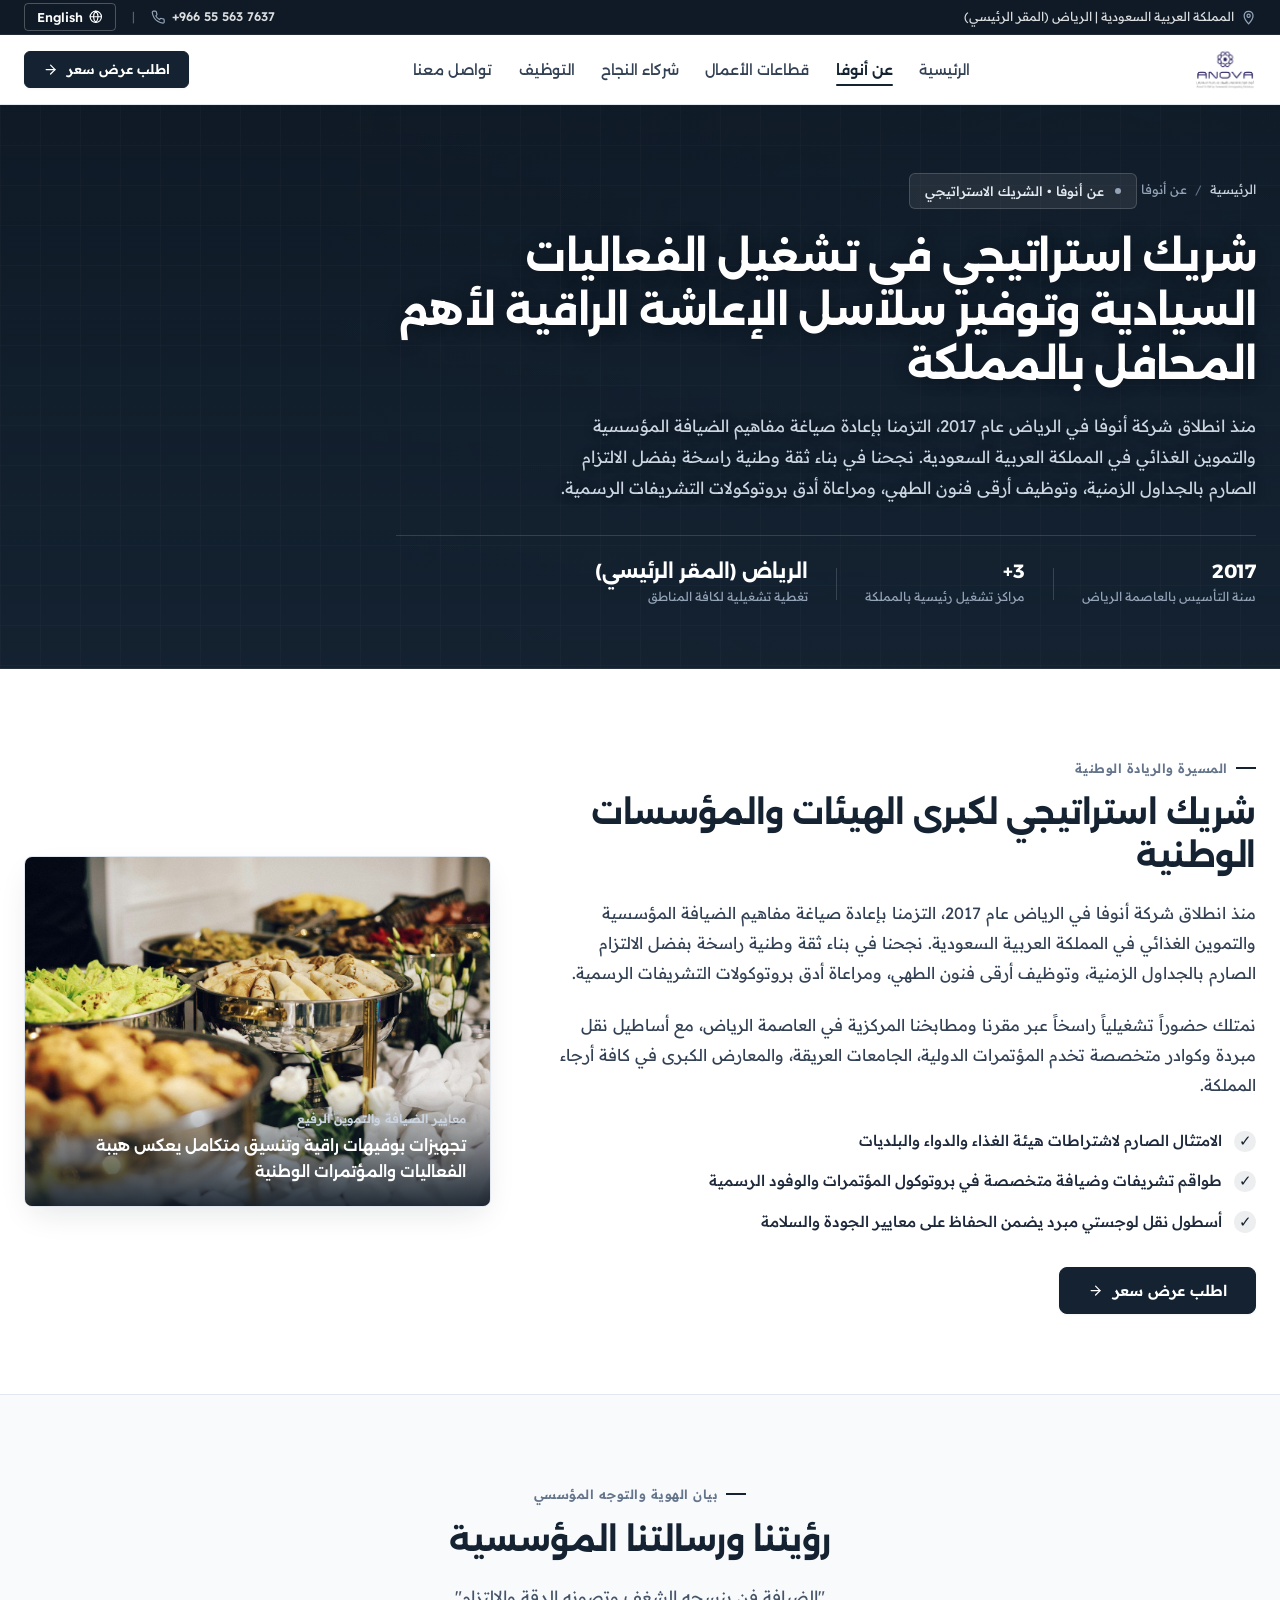
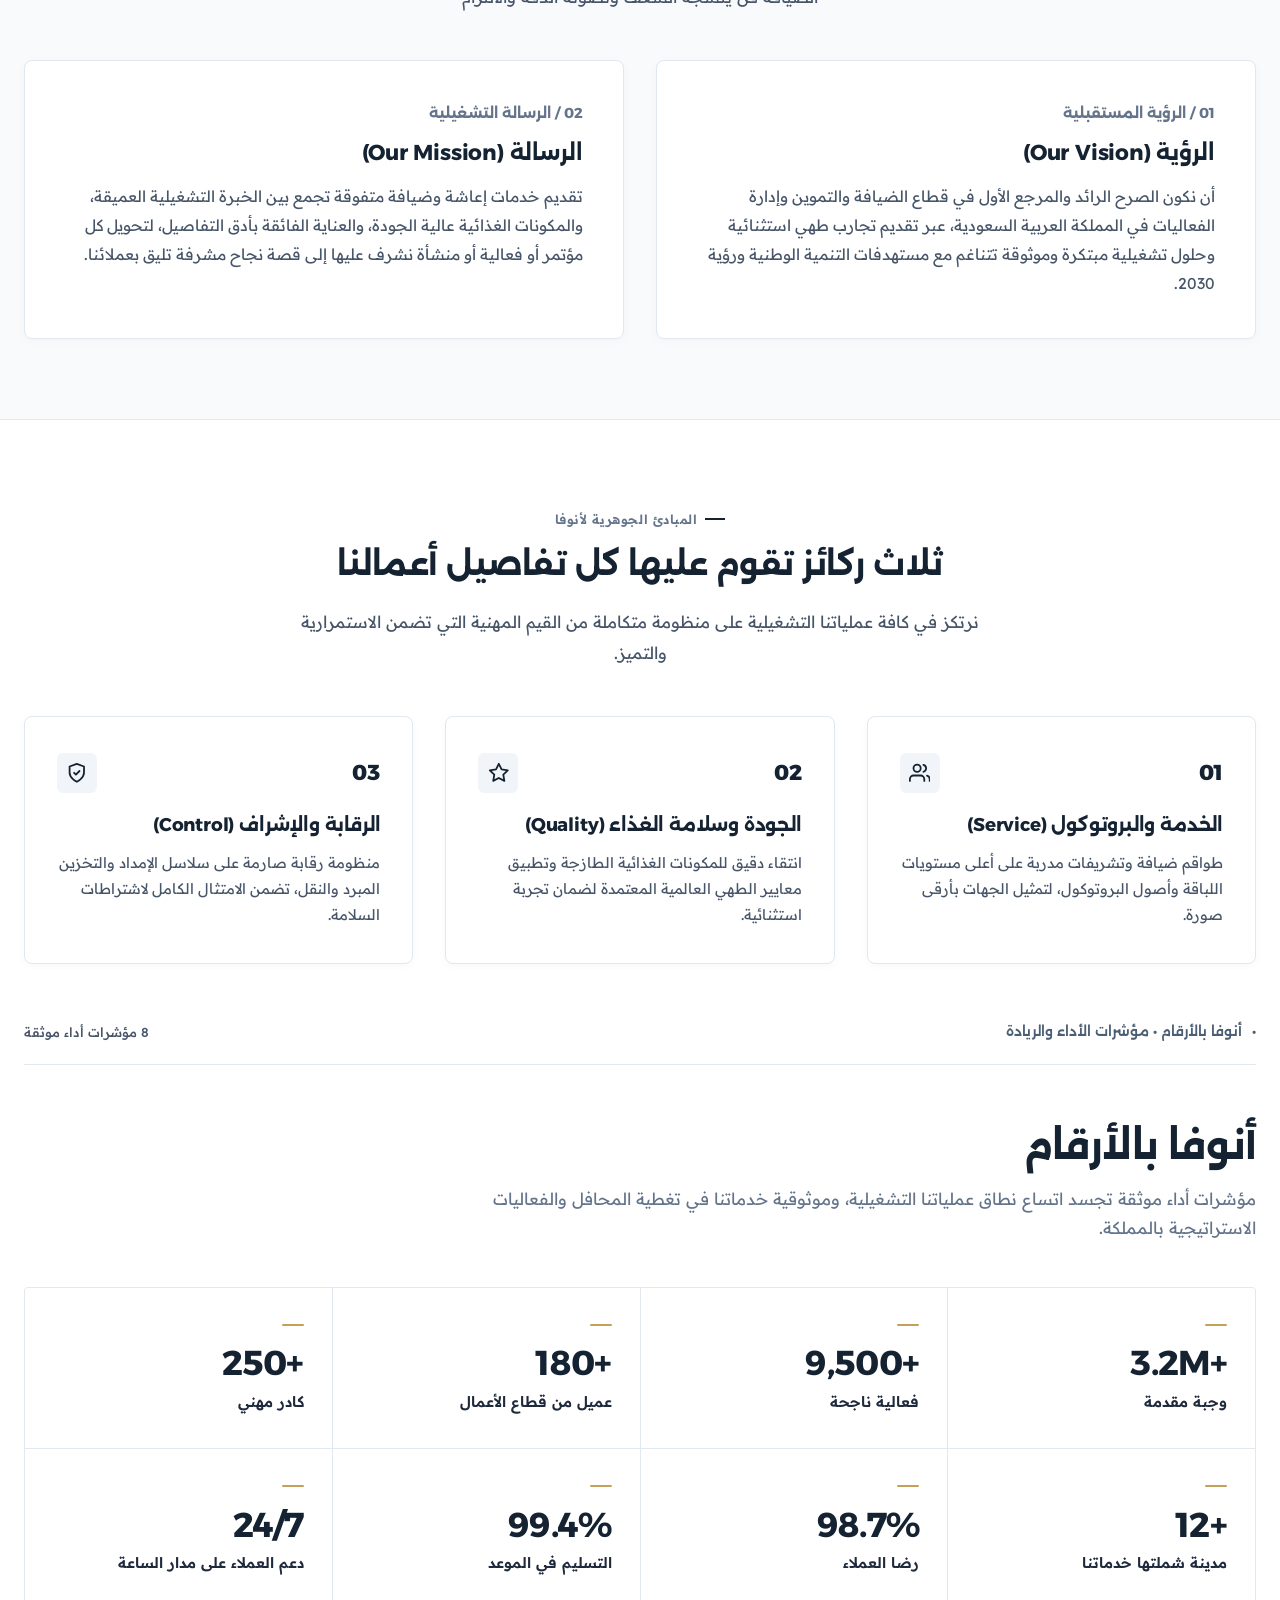
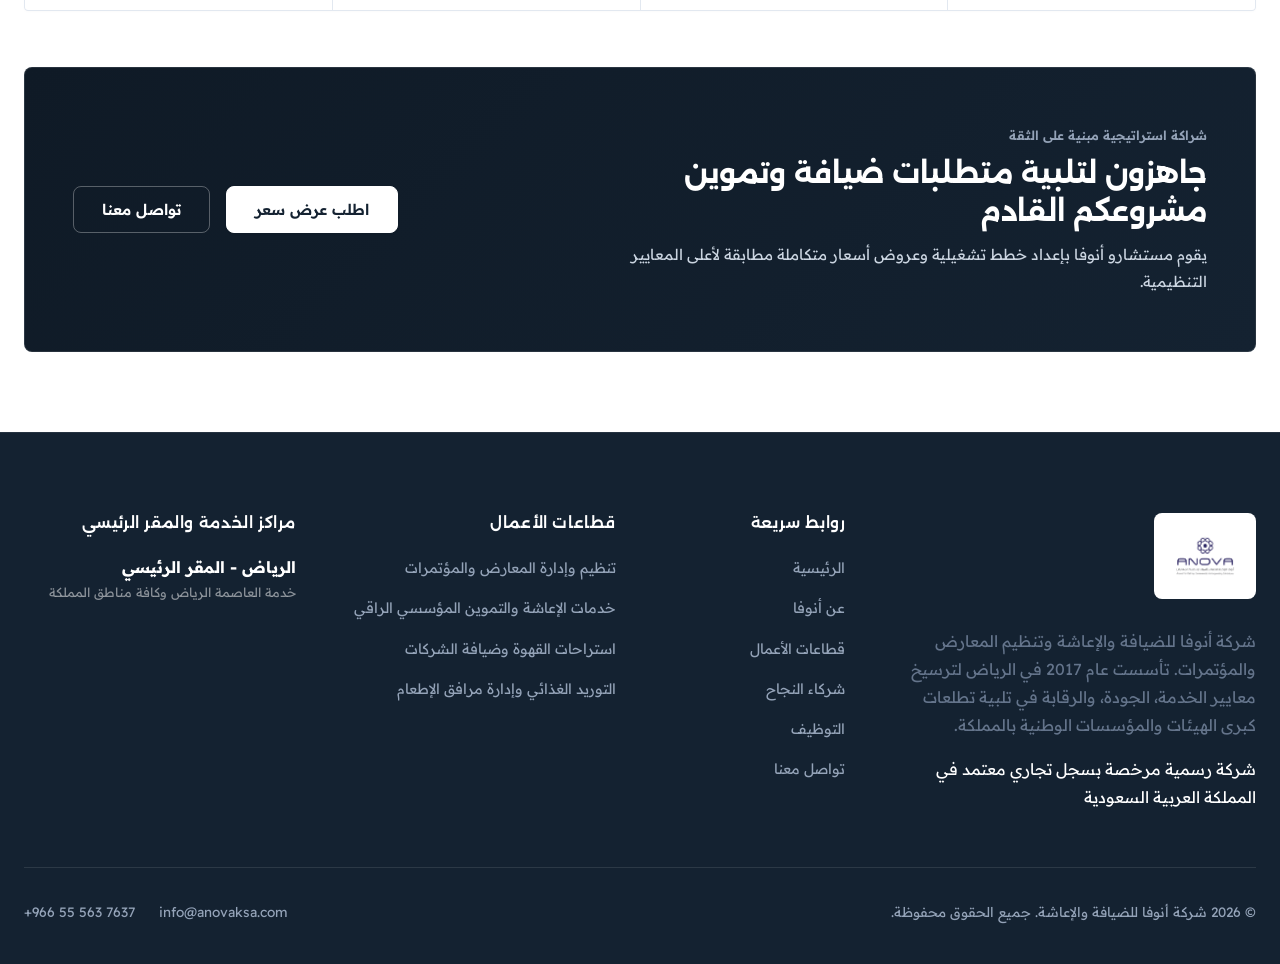
<file: about.html>
﻿<!DOCTYPE html>
<html lang="ar" dir="rtl">
<head>
  <meta charset="UTF-8">
  <meta name="viewport" content="width=device-width, initial-scale=1.0">
  <title>عن أنوفا | ANOVA Company</title>
  <meta name="description" content="تعرف على شركة أنوفا للضيافة والإعاشة وتنظيم المعارض والمؤتمرات - مسيرة التميز منذ 2017 وركائز الخدمة، الجودة، والرقابة.">
  <link rel="icon" type="image/png" href="public/brand/anova-logo.png">
  <!-- Preconnect to Google Fonts for Ultra-Fast Typography Rendering -->
  <link rel="preconnect" href="https://fonts.googleapis.com">
  <link rel="preconnect" href="https://fonts.gstatic.com" crossorigin>
  <link href="https://fonts.googleapis.com/css2?family=Alexandria:wght@300;400;500;600;700;800&family=Readex+Pro:wght@300;400;500;600;700&display=swap" rel="stylesheet">
  <link rel="stylesheet" href="assets/css/styles.css?v=12">

  <!-- Critical Stats Styles (Cache-Proof Guarantee) -->
  <style id="anova-stats-critical-css">
    .section-corporate-stats {
      padding: 4.75rem 0;
      background-color: #F8FAFC;
      border-top: 1px solid rgba(20, 34, 49, 0.08);
      border-bottom: 1px solid rgba(20, 34, 49, 0.08);
    }
    .stats-editorial-header {
      margin-bottom: 2.75rem;
      max-width: 820px;
    }
    .stats-main-title {
      font-family: 'Alexandria', sans-serif;
      font-size: clamp(1.85rem, 3.2vw, 2.45rem);
      font-weight: 700;
      color: #142231;
      line-height: 1.25;
      margin-bottom: 0.85rem;
      letter-spacing: -0.015em;
    }
    .stats-sub-lead {
      font-family: 'Readex Pro', sans-serif;
      font-size: 1.05rem;
      color: #64748B;
      line-height: 1.75;
      margin: 0;
    }
    .stats-corporate-grid {
      display: grid !important;
      grid-template-columns: repeat(4, 1fr) !important;
      gap: 1px !important;
      background-color: #E2E8F0 !important;
      border: 1px solid #E2E8F0 !important;
      border-radius: 4px;
      box-shadow: 0 1px 3px rgba(0, 0, 0, 0.02);
      overflow: hidden;
      margin: 0;
      padding: 0;
    }
    .stat-corporate-cell {
      background-color: #FFFFFF !important;
      padding: 2.25rem 1.75rem !important;
      display: flex !important;
      flex-direction: column !important;
      justify-content: flex-start !important;
      align-items: flex-start !important;
      position: relative;
      box-sizing: border-box;
      transition: background-color 0.2s ease;
    }
    .stat-corporate-cell:hover {
      background-color: #FAFCFE !important;
    }
    .stat-cell-accent {
      width: 22px;
      height: 2px;
      background-color: #C5A059;
      margin-bottom: 1.15rem;
      border-radius: 1px;
    }
    .stat-cell-value {
      font-family: 'Alexandria', sans-serif;
      font-size: clamp(1.85rem, 2.7vw, 2.45rem);
      font-weight: 700;
      color: #142231;
      line-height: 1.1;
      margin-bottom: 0.55rem;
      letter-spacing: -0.02em;
      direction: ltr !important;
      display: block !important;
      unicode-bidi: isolate !important;
      text-align: start;
    }
    .stat-cell-label {
      font-family: 'Readex Pro', sans-serif;
      font-size: 0.925rem;
      font-weight: 600;
      color: #1E293B;
      line-height: 1.45;
      display: block !important;
    }
    html[lang="en"] .stats-main-title {
      font-family: 'Plus Jakarta Sans', -apple-system, sans-serif;
    }
    html[lang="en"] .stats-sub-lead {
      font-family: 'Plus Jakarta Sans', -apple-system, sans-serif;
    }
    html[lang="en"] .stat-cell-value {
      font-family: 'Plus Jakarta Sans', -apple-system, sans-serif;
    }
    html[lang="en"] .stat-cell-label {
      font-family: 'Plus Jakarta Sans', -apple-system, sans-serif;
    }
    @media (max-width: 1024px) {
      .section-corporate-stats { padding: 3.75rem 0; }
      .stats-corporate-grid { grid-template-columns: repeat(2, 1fr) !important; }
      .stat-corporate-cell { padding: 1.75rem 1.35rem !important; }
    }
    @media (max-width: 640px) {
      .section-corporate-stats { padding: 3rem 0; }
      .stats-editorial-header { margin-bottom: 1.75rem; }
      .stats-corporate-grid { grid-template-columns: repeat(2, 1fr) !important; }
      .stat-corporate-cell { padding: 1.35rem 1rem !important; }
      .stat-cell-value { font-size: 1.55rem; margin-bottom: 0.35rem; }
      .stat-cell-label { font-size: 0.82rem; line-height: 1.35; }
      .stat-cell-accent { width: 16px; height: 2px; margin-bottom: 0.75rem; }
    }
    @media (max-width: 360px) {
      .stat-corporate-cell { padding: 1.15rem 0.75rem !important; }
      .stat-cell-value { font-size: 1.35rem; }
      .stat-cell-label { font-size: 0.76rem; }
    }
  </style>

</head>
<body data-page-key="about" data-page-title-key="nav_about">

  <!-- Top Executive Utility Bar (Appears only at top of page, scrolls naturally away) -->
  <aside class="top-bar" aria-label="Executive Information">
    <div class="container">
      <div style="display: flex; align-items: center; gap: 1.5rem;">
        <span style="display: flex; align-items: center; gap: 0.4rem;">
          <svg class="icon-svg" style="color: #94A3B8; width: 0.95rem; height: 0.95rem;" viewBox="0 0 24 24"><path d="M12 2C8.13 2 5 5.13 5 9c0 5.25 7 13 7 13s7-7.75 7-13c0-3.87-3.13-7-7-7zm0 9.5c-1.38 0-2.5-1.12-2.5-2.5s1.12-2.5 2.5-2.5 2.5 1.12 2.5 2.5-1.12 2.5-2.5 2.5z"/></svg>
          <span data-i18n="top_locations">المملكة العربية السعودية | الرياض (المقر الرئيسي)</span>
        </span>
        <span style="display: none;" class="desktop-only-inline">
          <span style="color: rgba(255,255,255,0.4);">|</span>
          <span style="margin-left: 0.75rem; margin-right: 0.75rem;" data-cms-contact="email">info@anovaksa.com</span>
        </span>
      </div>

      <div style="display: flex; align-items: center; gap: 1rem;">
        <a href="tel:+966555637637" class="dir-ltr" style="display: flex; align-items: center; gap: 0.4rem; font-weight: 600;">
          <svg class="icon-svg" style="color: #94A3B8; width: 0.9rem; height: 0.9rem;" viewBox="0 0 24 24"><path d="M22 16.92v3a2 2 0 0 1-2.18 2 19.79 19.79 0 0 1-8.63-3.07 19.5 19.5 0 0 1-6-6 19.79 19.79 0 0 1-3.07-8.67A2 2 0 0 1 4.11 2h3a2 2 0 0 1 2 1.72 12.84 12.84 0 0 0 .7 2.81 2 2 0 0 1-.45 2.11L8.09 9.91a16 16 0 0 0 6 6l1.27-1.27a2 2 0 0 1 2.11-.45 12.84 12.84 0 0 0 2.81.7A2 2 0 0 1 22 16.92z"/></svg>
          <span>+966 55 563 7637</span>
        </a>
        <span style="color: rgba(255,255,255,0.3);">|</span>
        <button class="lang-btn lang-toggle-btn" aria-label="Toggle Language">
          <svg class="icon-svg" style="width: 0.85rem; height: 0.85rem;" viewBox="0 0 24 24"><circle cx="12" cy="12" r="10"/><line x1="2" y1="12" x2="22" y2="12"/><path d="M12 2a15.3 15.3 0 0 1 4 10 15.3 15.3 0 0 1-4 10 15.3 15.3 0 0 1-4-10 15.3 15.3 0 0 1 4-10z"/></svg>
          <span class="lang-toggle-text">English</span>
        </button>
      </div>
    </div>
  </aside>

  <!-- Master Site Header: Pristine Corporate Architecture -->
  <div class="site-header-wrapper">
    <header class="main-nav" id="siteHeader">
      <div class="container">
        <!-- Official Brand Logo -->
        <a href="index.html" class="nav-brand-link" aria-label="أنوفا - الصفحة الرئيسية">
          <img src="public/brand/anova-logo.png" alt="شعار شركة أنوفا الرسمي" class="brand-logo-img">
        </a>

        <!-- Desktop Nav Links -->
        <nav aria-label="Main Navigation">
          <ul class="nav-links">
            <li><a href="index.html" class="nav-link" data-i18n="nav_home">الرئيسية</a></li>
            <li><a href="about.html" class="nav-link active" data-i18n="nav_about">عن أنوفا</a></li>
            <li><a href="services.html" class="nav-link" data-i18n="nav_services">قطاعات الأعمال</a></li>
            <li><a href="partners.html" class="nav-link" data-i18n="nav_partners">شركاء النجاح</a></li>
            <li><a href="careers.html" class="nav-link" data-i18n="nav_careers">التوظيف</a></li>
            <li><a href="contact.html" class="nav-link" data-i18n="nav_contact">تواصل معنا</a></li>
          </ul>
        </nav>

        <!-- Action Buttons -->
        <div class="nav-actions">
          <button class="btn btn-primary open-quote-modal">
            <span data-i18n="cta_quote">طلب عرض سعر</span>
            <svg class="icon-svg" style="width: 0.95rem; height: 0.95rem;" viewBox="0 0 24 24"><line x1="5" y1="12" x2="19" y2="12"/><polyline points="12 5 19 12 12 19"/></svg>
          </button>
          <button class="hamburger-btn" aria-label="Open mobile menu">
            <svg class="icon-svg" style="width: 1.75rem; height: 1.75rem;" viewBox="0 0 24 24"><line x1="3" y1="12" x2="21" y2="12"/><line x1="3" y1="6" x2="21" y2="6"/><line x1="3" y1="18" x2="21" y2="18"/></svg>
          </button>
        </div>
      </div>
    </header>
  </div>

  <!-- Mobile Navigation Drawer -->
  <div class="drawer-overlay"></div>
  <aside class="mobile-drawer">
    <div>
      <div style="display: flex; align-items: center; justify-content: space-between; margin-bottom: 2rem;">
        <img src="public/brand/anova-logo.png" alt="ANOVA Logo" style="height: 3.5rem;">
        <button class="drawer-close-btn" style="background: none; border: none; font-size: 1.5rem; cursor: pointer; color: var(--midnight-dark);">✕</button>
      </div>
      <ul style="list-style: none; display: flex; flex-direction: column; gap: 1.25rem;">
        <li><a href="index.html" style="font-weight: 600; color: #334155;" data-i18n="nav_home">الرئيسية</a></li>
        <li><a href="about.html" style="font-weight: 700; color: var(--primary-navy);" data-i18n="nav_about">عن أنوفا</a></li>
        <li><a href="services.html" style="font-weight: 600; color: #334155;" data-i18n="nav_services">قطاعات الأعمال</a></li>
        <li><a href="partners.html" style="font-weight: 600; color: #334155;" data-i18n="nav_partners">شركاء النجاح</a></li>
        <li><a href="careers.html" style="font-weight: 600; color: #334155;" data-i18n="nav_careers">التوظيف</a></li>
        <li><a href="contact.html" style="font-weight: 600; color: #334155;" data-i18n="nav_contact">تواصل معنا</a></li>
      </ul>
    </div>
    <div style="margin-top: 2rem;">
      <button class="btn btn-primary open-quote-modal" style="width: 100%; margin-bottom: 1rem; justify-content: center;">
        <span data-i18n="cta_quote">طلب عرض سعر</span>
      </button>
      <button class="lang-btn lang-toggle-btn" style="width: 100%; border-color: var(--brand-grey-light); color: var(--midnight-dark); justify-content: center;">
        <span class="lang-toggle-text">English</span>
      </button>
    </div>
  </aside>

  <!-- ==========================================================================
       1. UNIFIED INTERNAL PAGE HERO
       ========================================================================== -->
  <section class="internal-page-hero">
    <div class="container">
      <div class="internal-hero-inner">
        <!-- Breadcrumbs -->
        <nav class="internal-breadcrumbs" aria-label="Breadcrumb">
          <a href="index.html" data-i18n="nav_home">الرئيسية</a>
          <span class="crumb-sep">/</span>
          <span data-i18n="nav_about">عن أنوفا</span>
        </nav>

        <!-- Kicker Badge -->
        <div class="internal-hero-kicker">
          <span class="kicker-dot"></span>
          <span data-i18n="about_tag">عن أنوفا • مسيرة التأسيس والريادة الوطنية</span>
        </div>

        <!-- Title & Subtitle -->
        <h1 class="internal-hero-title" data-i18n="about_title">ريادة مبنية على الاحترافية وصناعة التجارب الاستثنائية</h1>
        <p class="internal-hero-desc" data-i18n="about_p1">
          منذ انطلاقتنا بالعاصمة الرياض في عام 2017، التزمت شركة أنوفا بإعادة صياغة مفاهيم الضيافة المؤسسية والتموين الغذائي وتنظيم المؤتمرات في المملكة العربية السعودية.
        </p>

        <!-- Provenance Stats Row -->
        <div class="internal-hero-stats">
          <div class="internal-hero-stat-item">
            <span class="internal-hero-stat-val">2017</span>
            <span class="internal-hero-stat-lbl" data-i18n="stat_founded_lbl">سنة التأسيس بالعاصمة الرياض</span>
          </div>
          <div class="internal-hero-stat-sep"></div>
          <div class="internal-hero-stat-item">
            <span class="internal-hero-stat-val">3+</span>
            <span class="internal-hero-stat-lbl" data-i18n="stat_branches_lbl">مراكز تشغيل رئيسية بالمملكة</span>
          </div>
          <div class="internal-hero-stat-sep"></div>
          <div class="internal-hero-stat-item">
            <span class="internal-hero-stat-val" data-i18n="about_cities">الرياض (المقر الرئيسي)</span>
            <span class="internal-hero-stat-lbl" data-i18n="stat_coverage_lbl">تغطية تشغيلية لكافة المناطق</span>
          </div>
        </div>
      </div>
    </div>
  </section>

  <!-- ==========================================================================
       2. SECTION: EXECUTIVE STORY & HERITAGE
       ========================================================================== -->
  <section class="internal-section bg-corporate-white">
    <div class="container">
      <div class="about-narrative-grid">
        <!-- Text Column -->
        <div class="about-editorial-prose">
          <span class="internal-block-kicker" data-i18n="about_sec_heritage_tag">المسيرة والريادة الوطنية</span>
          <h2 class="internal-section-title" data-i18n="about_sec_heritage_title">شريك استراتيجي لكبرى الهيئات والمؤسسات الوطنية</h2>
          <p data-i18n="about_p1">
            منذ تأسيس شركة أنوفا في الرياض عام 2017، التزمنا بإعادة صياغة مفاهيم الضيافة المؤسسية والتموين الغذائي في المملكة العربية السعودية. نجحنا في بناء ثقة وطنية راسخة بفضل الالتزام الصارم بالجداول الزمنية، وفنون الطهي رفيعة المستوى، ومراعاة أدق بروتوكولات كبار الشخصيات.
          </p>
          <p data-i18n="about_p2">
            نمتلك حضوراً تشغيلياً راسخاً عبر مقرنا ومطابخنا المركزية في العاصمة الرياض، ونعمل كشريك استراتيجي للجهات الحكومية والجامعات العريقة والشركات الرائدة والفنادق المصنفة، لتقديم خدمات تليق بتطلعات رؤية المملكة الطموحة.
          </p>

          <ul class="about-features-checklist">
            <li class="about-checklist-item">
              <span class="about-checklist-icon">✓</span>
              <span data-i18n="about_heritage_b1">الامتثال الصارم لاشتراطات هيئة الغذاء والدواء والبلديات</span>
            </li>
            <li class="about-checklist-item">
              <span class="about-checklist-icon">✓</span>
              <span data-i18n="about_heritage_b2">طواقم تشريفات وضيافة متخصصة في بروتوكول المؤتمرات والوفود الرسمية</span>
            </li>
            <li class="about-checklist-item">
              <span class="about-checklist-icon">✓</span>
              <span data-i18n="about_heritage_b3">أسطول نقل لوجستي مبرد يضمن الحفاظ على معايير الجودة والسلامة</span>
            </li>
          </ul>

          <div style="margin-top: 2rem;">
            <button class="btn btn-primary open-quote-modal">
              <span data-i18n="cta_quote">طلب عرض سعر مخصص</span>
              <svg class="icon-svg" style="width: 0.95rem; height: 0.95rem;" viewBox="0 0 24 24"><line x1="5" y1="12" x2="19" y2="12"/><polyline points="12 5 19 12 12 19"/></svg>
            </button>
          </div>
        </div>

        <!-- Visual Column -->
        <div>
          <div class="about-visual-frame">
            <img src="public/about-excellence.jpg" alt="تجهيزات بوفيهات وضيافة أنوفا" loading="lazy">
            <div class="about-visual-caption">
              <div class="about-visual-caption-tag" data-i18n="about_showcase_tag">معايير الضيافة والتموين الرفيع</div>
              <div class="about-visual-caption-title" data-i18n="about_showcase_desc">تجهيزات بوفيهات راقية وتنسيق متكامل يعكس هيبة الفعاليات والمؤتمرات الوطنية</div>
            </div>
          </div>
        </div>
      </div>
    </div>
  </section>

  <!-- ==========================================================================
       3. SECTION: VISION & MISSION LEDGER
       ========================================================================== -->
  <section class="internal-section bg-corporate-light">
    <div class="container">
      <div style="text-align: center; max-width: 680px; margin: 0 auto;">
        <span class="internal-block-kicker" data-i18n="about_manifesto_tag">بيان الهوية والتوجه المؤسسي</span>
        <h2 class="internal-section-title" data-i18n="about_manifesto_title">رؤيتنا ورسالتنا المؤسسية</h2>
        <p class="internal-section-lead" data-i18n="about_hero_quote">
          "الضيافة فن ينسجه الشغف وتصونه الدقة والالتزام"
        </p>
      </div>

      <div class="about-ledger-wrap">
        <!-- Vision -->
        <div class="about-ledger-card">
          <span class="about-ledger-num" data-i18n="about_ledger1_num">01 / الرؤية المستقبلية</span>
          <h3 class="about-ledger-title" data-i18n="about_vision_title">الرؤية (Our Vision)</h3>
          <p class="about-ledger-body" data-i18n="about_vision_desc">
            أن نكون الصرح الرائد والمرجع الأول في قطاع الضيافة والتموين وإدارة الفعاليات في المملكة العربية السعودية، عبر تقديم تجارب طهي استثنائية وحلول تشغيلية مبتكرة وموثوقة تتناغم مع مستهدفات التنمية الوطنية ورؤية 2030.
          </p>
        </div>

        <!-- Mission -->
        <div class="about-ledger-card">
          <span class="about-ledger-num" data-i18n="about_ledger2_num">02 / الرسالة التشغيلية</span>
          <h3 class="about-ledger-title" data-i18n="about_mission_title">الرسالة (Our Mission)</h3>
          <p class="about-ledger-body" data-i18n="about_mission_desc">
            تقديم خدمات إعاشة وضيافة متفوقة تجمع بين الخبرة التشغيلية العميقة، والمكونات الغذائية عالية الجودة، والعناية الفائقة بأدق التفاصيل، لتحويل كل مؤتمر أو فعالية أو منشأة نشرف عليها إلى قصة نجاح مشرفة تليق بعملائنا.
          </p>
        </div>
      </div>
    </div>
  </section>

  <!-- ==========================================================================
       4. SECTION: THE THREE INSTITUTIONAL PILLARS
       ========================================================================== -->
  <section class="internal-section bg-corporate-white">
    <div class="container">
      <div style="text-align: center; max-width: 680px; margin: 0 auto;">
        <span class="internal-block-kicker" data-i18n="about_pillars_kicker">المبادئ الجوهرية لأنوفا</span>
        <h2 class="internal-section-title" data-i18n="pillars_title">ثلاث ركائز تقوم عليها كل تفاصيل أعمالنا</h2>
        <p class="internal-section-lead" data-i18n="pillars_tag">
          نرتكز في كافة عملياتنا التشغيلية على منظومة متكاملة من القيم المهنية التي تضمن الاستمرارية والتميز.
        </p>
      </div>

      <div class="pillars-corporate-grid">
        <!-- Pillar 01 -->
        <div class="pillar-corporate-card">
          <div class="pillar-card-header">
            <span class="pillar-card-num">01</span>
            <div class="pillar-card-icon">
              <svg class="icon-svg" style="width: 1.35rem; height: 1.35rem;" viewBox="0 0 24 24"><path d="M17 21v-2a4 4 0 0 0-4-4H5a4 4 0 0 0-4 4v2"/><circle cx="9" cy="7" r="4"/><path d="M23 21v-2a4 4 0 0 0-3-3.87"/><path d="M16 3.13a4 4 0 0 1 0 7.75"/></svg>
            </div>
          </div>
          <h3 class="pillar-card-title" data-i18n="pillar_1_title">الخدمة والبروتوكول (Service)</h3>
          <p class="pillar-card-desc" data-i18n="pillar_1_desc">
            طواقم ضيافة وتشريفات مدربة على أعلى مستويات اللباقة وأصول البروتوكول، تضمن تلبية رغبات الضيوف وكبار الشخصيات بمنتهى الدقة والاهتمام.
          </p>
        </div>

        <!-- Pillar 02 -->
        <div class="pillar-corporate-card">
          <div class="pillar-card-header">
            <span class="pillar-card-num">02</span>
            <div class="pillar-card-icon">
              <svg class="icon-svg" style="width: 1.35rem; height: 1.35rem;" viewBox="0 0 24 24"><path d="M12 2l3.09 6.26L22 9.27l-5 4.87 1.18 6.88L12 17.77l-6.18 3.25L7 14.14 2 9.27l6.91-1.01L12 2z"/></svg>
            </div>
          </div>
          <h3 class="pillar-card-title" data-i18n="pillar_2_title">الجودة وسلامة الغذاء (Quality)</h3>
          <p class="pillar-card-desc" data-i18n="pillar_2_desc">
            انتقاء دقيق للمكونات الغذائية الطازجة وتطبيق معايير الطهي العالمية المعتمدة، تحت إشراف نخبة من الطهاة لتقديم مذاق رفيع وعرض بصري أنيق.
          </p>
        </div>

        <!-- Pillar 03 -->
        <div class="pillar-corporate-card">
          <div class="pillar-card-header">
            <span class="pillar-card-num">03</span>
            <div class="pillar-card-icon">
              <svg class="icon-svg" style="width: 1.35rem; height: 1.35rem;" viewBox="0 0 24 24"><path d="M12 22s8-4 8-10V5l-8-3-8 3v7c0 6 8 10 8 10z"/><polyline points="9 12 11 14 15 10"/></svg>
            </div>
          </div>
          <h3 class="pillar-card-title" data-i18n="pillar_3_title">الرقابة والإشراف (Control)</h3>
          <p class="pillar-card-desc" data-i18n="pillar_3_desc">
            منظومة رقابة صارمة على سلاسل الإمداد والتخزين المبرد والنقل، تضمن الامتثال الكامل لاشتراطات سلامة الغذاء ونظافة بيئة العمل دون تهاون.
          </p>
        </div>
      </div>


      <!-- ==========================================================================
           PERFORMANCE STATISTICS LEDGER (ANOVA IN NUMBERS)
           ========================================================================== -->
      <div style="margin: 3.5rem 0 3.5rem 0;" id="stats">
        <div class="editorial-header-rule">
          <div class="editorial-eyebrow">
            <span class="gold-dot">•</span>
            <span class="eyebrow-title" data-i18n="stats_tag">أنوفا بالأرقام • مؤشرات الأداء والريادة</span>
          </div>
          <div class="editorial-meta-count" data-i18n="stats_meta">8 مؤشرات أداء موثقة</div>
        </div>

        <div class="stats-editorial-header">
          <h2 class="stats-main-title" data-i18n="stats_title">أنوفا بالأرقام</h2>
          <p class="stats-sub-lead" data-i18n="stats_lead">
            مؤشرات أداء موثقة تجسد اتساع نطاق عملياتنا التشغيلية، وموثوقية خدماتنا في تغطية المحافل والفعاليات الاستراتيجية بالمملكة.
          </p>
        </div>

        <div class="stats-corporate-grid" role="region" aria-label="أنوفا بالأرقام">
          <!-- 1. Meals Served -->
          <div class="stat-corporate-cell">
            <div class="stat-cell-accent" aria-hidden="true"></div>
            <div class="stat-cell-value" dir="ltr">3.2M+</div>
            <div class="stat-cell-label" data-i18n="stat_meals_lbl">وجبة مقدمة</div>
          </div>

          <!-- 2. Successful Events -->
          <div class="stat-corporate-cell">
            <div class="stat-cell-accent" aria-hidden="true"></div>
            <div class="stat-cell-value" dir="ltr">9,500+</div>
            <div class="stat-cell-label" data-i18n="stat_events_lbl">فعالية ناجحة</div>
          </div>

          <!-- 3. Corporate Clients -->
          <div class="stat-corporate-cell">
            <div class="stat-cell-accent" aria-hidden="true"></div>
            <div class="stat-cell-value" dir="ltr">180+</div>
            <div class="stat-cell-label" data-i18n="stat_clients_lbl">عميل من قطاع الأعمال</div>
          </div>

          <!-- 4. Professional Staff -->
          <div class="stat-corporate-cell">
            <div class="stat-cell-accent" aria-hidden="true"></div>
            <div class="stat-cell-value" dir="ltr">250+</div>
            <div class="stat-cell-label" data-i18n="stat_staff_lbl">كادر مهني</div>
          </div>

          <!-- 5. Cities Covered -->
          <div class="stat-corporate-cell">
            <div class="stat-cell-accent" aria-hidden="true"></div>
            <div class="stat-cell-value" dir="ltr">12+</div>
            <div class="stat-cell-label" data-i18n="stat_cities_lbl">مدينة شملتها خدماتنا</div>
          </div>

          <!-- 6. Customer Satisfaction -->
          <div class="stat-corporate-cell">
            <div class="stat-cell-accent" aria-hidden="true"></div>
            <div class="stat-cell-value" dir="ltr">98.7%</div>
            <div class="stat-cell-label" data-i18n="stat_satisfaction_lbl">رضا العملاء</div>
          </div>

          <!-- 7. On-Time Delivery -->
          <div class="stat-corporate-cell">
            <div class="stat-cell-accent" aria-hidden="true"></div>
            <div class="stat-cell-value" dir="ltr">99.4%</div>
            <div class="stat-cell-label" data-i18n="stat_ontime_lbl">التسليم في الموعد</div>
          </div>

          <!-- 8. Customer Support -->
          <div class="stat-corporate-cell">
            <div class="stat-cell-accent" aria-hidden="true"></div>
            <div class="stat-cell-value" dir="ltr">24/7</div>
            <div class="stat-cell-label" data-i18n="stat_support_lbl">دعم العملاء على مدار الساعة</div>
          </div>
        </div>
      </div>

      <!-- Unified Corporate Call-to-Action Banner -->
      <div class="corporate-cta-banner">
        <div class="corporate-cta-lead">
          <span class="corporate-cta-tag" data-i18n="about_cta_tag">شراكة استراتيجية مبنية على الثقة</span>
          <h3 class="corporate-cta-title" data-i18n="about_cta_title">جاهزون لتلبية متطلبات ضيافة وتموين مشروعكم القادم</h3>
          <p class="corporate-cta-desc" data-i18n="about_cta_desc">يقوم مستشارو أنوفا بإعداد خطط تشغيلية وعروض أسعار متكاملة مطابقة لأعلى المعايير المؤسسية.</p>
        </div>
        <div class="corporate-cta-actions">
          <button class="btn btn-primary open-quote-modal" style="background-color: #FFFFFF; color: #142231; border-color: #FFFFFF;">
            <span data-i18n="cta_quote">طلب عرض سعر</span>
          </button>
          <a href="contact.html" class="btn btn-outline" style="border-color: rgba(255,255,255,0.3); color: #FFFFFF;" data-i18n="nav_contact">
            تواصل معنا
          </a>
        </div>
      </div>
    </div>
  </section>

  <!-- ==========================================================================
       5. UNIFIED CORPORATE FOOTER
       ========================================================================== -->
  <footer class="footer-corporate">
    <div class="container">
      <div class="footer-grid">
        
        <!-- Corporate Identity & Mission -->
        <div>
          <div class="footer-logo-badge">
            <img src="public/brand/anova-logo.png" alt="شعار شركة أنوفا الرسمي" class="brand-logo-img">
          </div>
          <p class="footer-desc" data-i18n="footer_about">
            شركة أنوفا للضيافة والإعاشة وتنظيم المعارض والمؤتمرات. تأسست عام 2017 في الرياض لترسيخ معايير الخدمة، الجودة، والرقابة في تلبية تطلعات كبرى الهيئات والمؤسسات الوطنية بالمملكة.
          </p>
          <div class="footer-cr-badge" data-i18n="footer_cr">
            شركة رسمية مرخصة بسجل تجاري معتمد في المملكة العربية السعودية
          </div>
        </div>

        <!-- Quick Links -->
        <div>
          <h4 class="footer-title" data-i18n="footer_quick_links">روابط سريعة</h4>
          <ul class="footer-links">
            <li><a href="index.html" data-i18n="nav_home">الرئيسية</a></li>
            <li><a href="about.html" data-i18n="nav_about">عن أنوفا</a></li>
            <li><a href="services.html" data-i18n="nav_services">قطاعات الأعمال</a></li>
            <li><a href="partners.html" data-i18n="nav_partners">شركاء النجاح</a></li>
            <li><a href="careers.html" data-i18n="nav_careers">التوظيف</a></li>
            <li><a href="contact.html" data-i18n="nav_contact">تواصل معنا</a></li>
          </ul>
        </div>

        <!-- Business Sectors -->
        <div>
          <h4 class="footer-title" data-i18n="footer_services">قطاعات الأعمال</h4>
          <ul class="footer-links">
            <li><a href="services.html#sec-events" data-i18n="sec1_title">تنظيم المعارض والمؤتمرات</a></li>
            <li><a href="services.html#sec-catering" data-i18n="sec2_title">خدمات الإعاشة والتموين الراقي</a></li>
            <li><a href="services.html#sec-coffee" data-i18n="sec3_title">استراحات القهوة وضيافة الشركات</a></li>
            <li><a href="services.html#sec-supply" data-i18n="sec5_title">التوريد الغذائي والبوفيهات المفتوحة</a></li>
          </ul>
        </div>

        <!-- Regional Service Centers -->
        <div>
          <h4 class="footer-title" data-i18n="footer_branches">مراكز الخدمة والمقر الرئيسي</h4>
          <div class="footer-branches-stack">
            <div>
              <div style="font-weight: 700; color: var(--pure-white);" data-i18n="footer_branch_riyadh">الرياض - المقر الرئيسي</div>
              <div style="font-size: 0.8rem; color: rgba(255,255,255,0.5);" data-i18n="footer_branch_riyadh_sub">خدمة العاصمة الرياض وكافة مناطق المملكة</div>
            </div>
          </div>
        </div>

      </div>

      <!-- Bottom Credits & Rights -->
      <div class="footer-bottom">
        <div data-i18n="footer_rights">
          © 2026 شركة أنوفا للضيافة والإعاشة. جميع الحقوق محفوظة.
        </div>
        <div style="display: flex; align-items: center; gap: 1.5rem;">
          <a href="mailto:info@anovaksa.com">info@anovaksa.com</a>
          <a href="tel:+966555637637" class="dir-ltr">+966 55 563 7637</a>
        </div>
      </div>

    </div>
  </footer>

  <!-- Universal Quotation Modal -->
  <div class="modal-overlay" id="quoteModal">
    <div class="modal-content">
      <div style="display: flex; align-items: center; justify-content: space-between; margin-bottom: 1.5rem; border-bottom: 1px solid var(--brand-grey-light); padding-bottom: 1rem;">
        <h3 style="font-size: 1.35rem; color: var(--primary-navy);" data-i18n="modal_title">طلب عرض سعر مخصص</h3>
        <button class="modal-close-btn" style="background: none; border: none; font-size: 1.5rem; cursor: pointer; color: var(--brand-grey);">✕</button>
      </div>

      <form class="ajax-inquiry-form" data-form-type="quote_request" data-source-form="quote_modal">
        <div class="form-row-2">
          <div class="form-group">
            <label class="form-label" data-i18n="f_name">الاسم الكريم / الجهة</label>
            <input type="text" name="full_name" class="form-control" required placeholder="مثال: شركة / هيئة...">
          </div>
          <div class="form-group">
            <label class="form-label" data-i18n="f_phone">رقم الجوال</label>
            <input type="tel" name="phone" class="form-control dir-ltr" required placeholder="05xxxxxxxx">
          </div>
        </div>

        <div class="form-group">
          <label class="form-label" data-i18n="f_sector">قطاع الخدمة المطلوب</label>
          <select name="sector" class="form-control" required>
            <option value="" disabled selected data-i18n="f_sector_placeholder">اختر قطاع الخدمة...</option>
            <option value="Events Organization" data-i18n="sec1_title">تنظيم المعارض والمؤتمرات</option>
            <option value="Catering Services" data-i18n="sec2_title">خدمات الإعاشة والتموين الراقي</option>
            <option value="Coffee Break" data-i18n="sec3_title">استراحات القهوة وضيافة الشركات</option>
            <option value="Food Supply & Buffets" data-i18n="sec5_title">التوريد الغذائي والبوفيهات المفتوحة</option>
          </select>
        </div>

        <div class="form-row-2">
          <div class="form-group">
            <label class="form-label" data-i18n="f_guests">العدد المتوقع</label>
            <input type="text" name="guests_count" class="form-control" placeholder="مثال: 250 ضيف">
          </div>
          <div class="form-group">
            <label class="form-label" data-i18n="f_date">التاريخ المتوقع</label>
            <input type="date" name="event_date" class="form-control">
          </div>
        </div>

        <div class="form-group">
          <label class="form-label" data-i18n="f_details">تفاصيل الفعالية / المتطلبات</label>
          <textarea name="details" rows="3" class="form-control" placeholder="يرجى كتابة أي اشتراطات خاصة بالضيافة أو التموين..."></textarea>
        </div>

        <button type="submit" class="btn btn-primary" style="width: 100%; padding: 0.95rem; font-size: 1rem; font-weight: 700;">
          <span data-i18n="f_submit_btn">إرسال طلب التسعير</span>
        </button>
      </form>
    </div>
  </div>

  <script src="assets/js/supabase-config.js?v=6"></script>
  <script src="assets/js/main.js?v=6"></script>
</body>
</html>
</file>
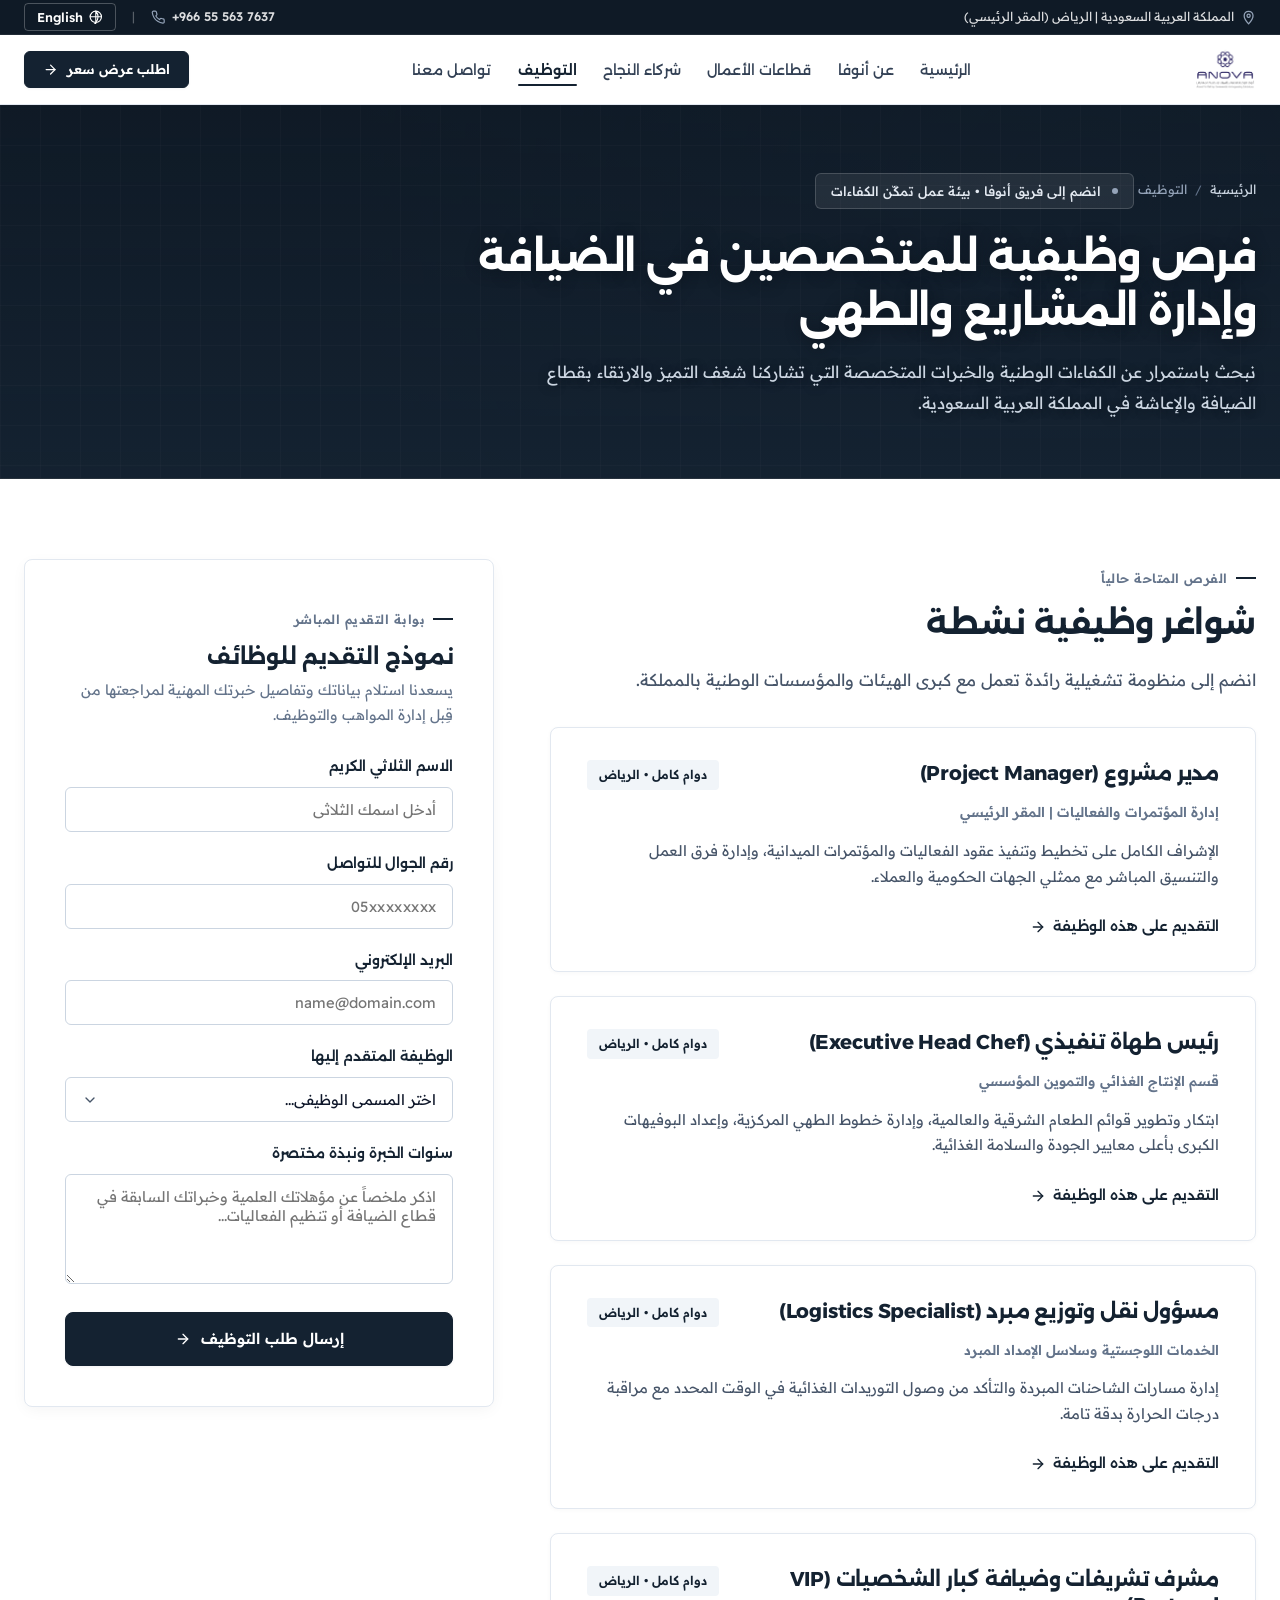
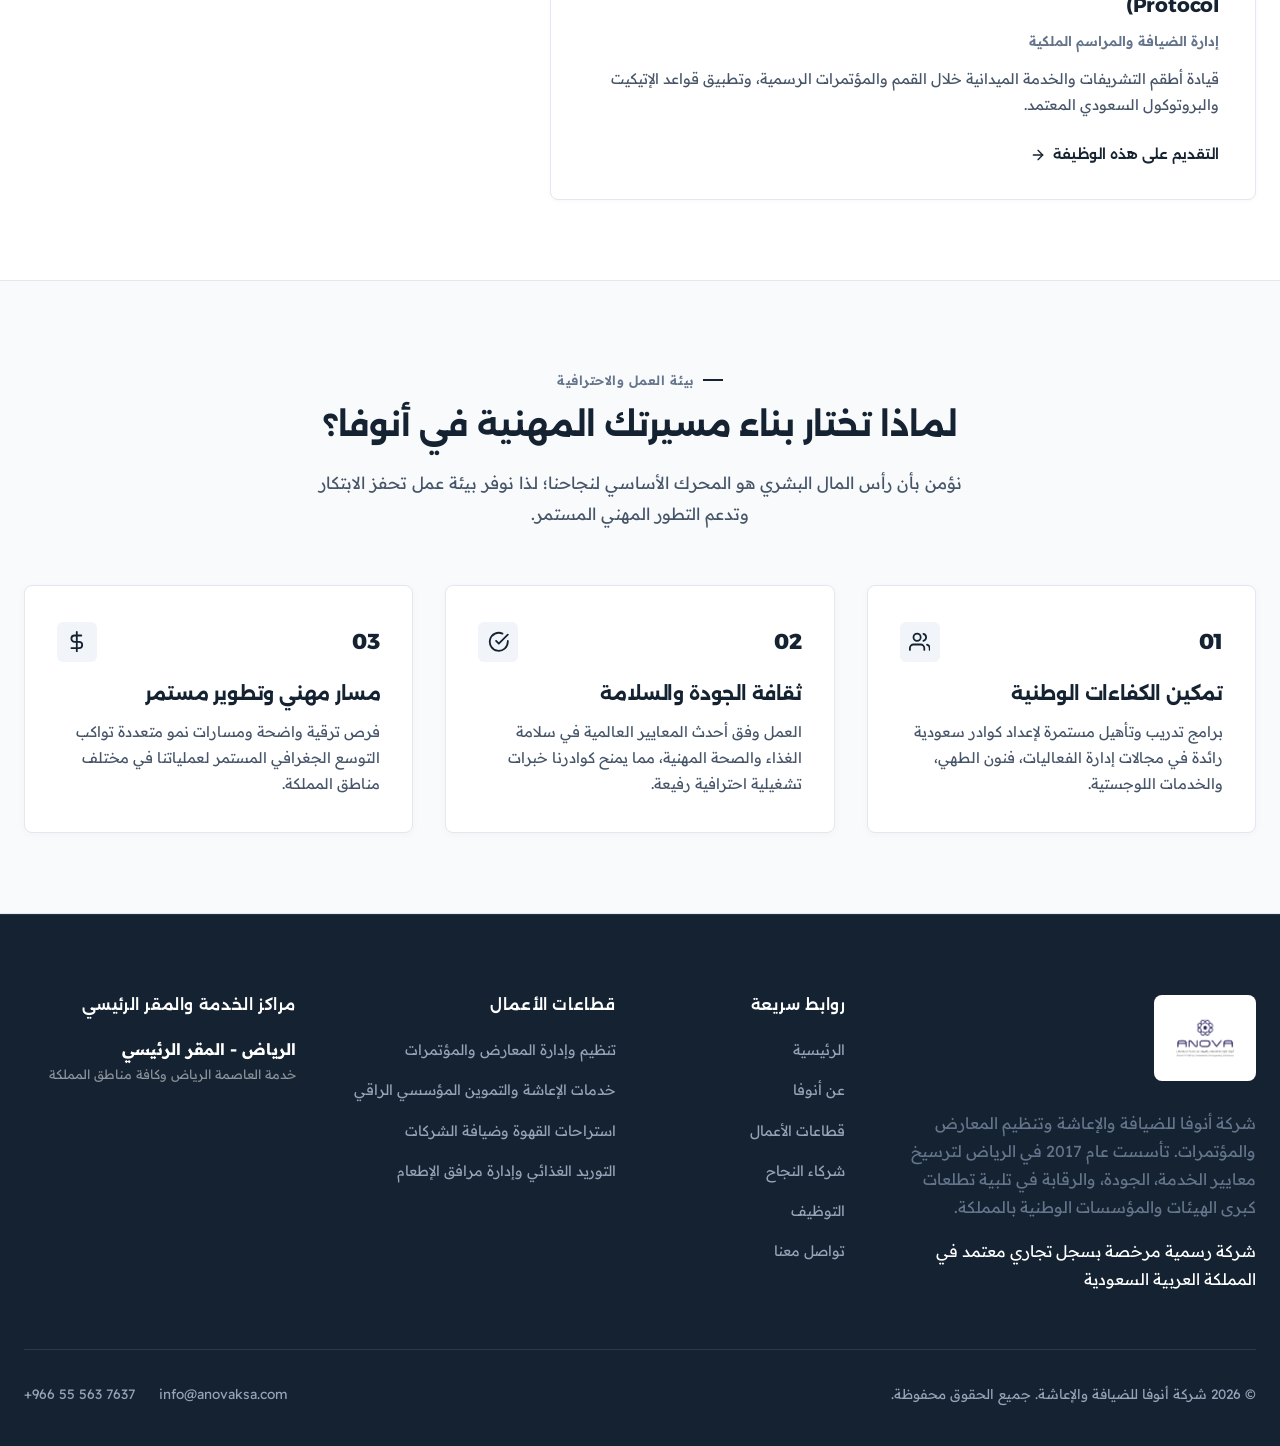
<file: careers.html>
﻿<!DOCTYPE html>
<html lang="ar" dir="rtl">
<head>
  <meta charset="UTF-8">
  <meta name="viewport" content="width=device-width, initial-scale=1.0">
  <title>التوظيف والمسيرة المهنية | ANOVA Company</title>
  <meta name="description" content="انضم إلى فريق شركة أنوفا: فرص وظيفية متميزة في إدارة المؤتمرات، الطهي الفندقي، الضيافة المؤسسية، وسلاسل الإمداد اللوجستية.">
  <link rel="icon" type="image/png" href="public/brand/anova-logo.png">
  <!-- Preconnect to Google Fonts for Ultra-Fast Typography Rendering -->
  <link rel="preconnect" href="https://fonts.googleapis.com">
  <link rel="preconnect" href="https://fonts.gstatic.com" crossorigin>
  <link href="https://fonts.googleapis.com/css2?family=Alexandria:wght@300;400;500;600;700;800&family=Readex+Pro:wght@300;400;500;600;700&display=swap" rel="stylesheet">
  <link rel="stylesheet" href="assets/css/styles.css?v=12">
</head>
<body data-page-key="careers" data-page-title-key="nav_careers">

  <!-- Top Executive Utility Bar (Appears only at top of page, scrolls naturally away) -->
  <aside class="top-bar" aria-label="Executive Information">
    <div class="container">
      <div style="display: flex; align-items: center; gap: 1.5rem;">
        <span style="display: flex; align-items: center; gap: 0.4rem;">
          <svg class="icon-svg" style="color: #94A3B8; width: 0.95rem; height: 0.95rem;" viewBox="0 0 24 24"><path d="M12 2C8.13 2 5 5.13 5 9c0 5.25 7 13 7 13s7-7.75 7-13c0-3.87-3.13-7-7-7zm0 9.5c-1.38 0-2.5-1.12-2.5-2.5s1.12-2.5 2.5-2.5 2.5 1.12 2.5 2.5-1.12 2.5-2.5 2.5z"/></svg>
          <span data-i18n="top_locations">المملكة العربية السعودية | الرياض (المقر الرئيسي)</span>
        </span>
        <span style="display: none;" class="desktop-only-inline">
          <span style="color: rgba(255,255,255,0.4);">|</span>
          <span style="margin-left: 0.75rem; margin-right: 0.75rem;" data-cms-contact="email">info@anovaksa.com</span>
        </span>
      </div>

      <div style="display: flex; align-items: center; gap: 1rem;">
        <a href="tel:+966555637637" class="dir-ltr" style="display: flex; align-items: center; gap: 0.4rem; font-weight: 600;">
          <svg class="icon-svg" style="color: #94A3B8; width: 0.9rem; height: 0.9rem;" viewBox="0 0 24 24"><path d="M22 16.92v3a2 2 0 0 1-2.18 2 19.79 19.79 0 0 1-8.63-3.07 19.5 19.5 0 0 1-6-6 19.79 19.79 0 0 1-3.07-8.67A2 2 0 0 1 4.11 2h3a2 2 0 0 1 2 1.72 12.84 12.84 0 0 0 .7 2.81 2 2 0 0 1-.45 2.11L8.09 9.91a16 16 0 0 0 6 6l1.27-1.27a2 2 0 0 1 2.11-.45 12.84 12.84 0 0 0 2.81.7A2 2 0 0 1 22 16.92z"/></svg>
          <span>+966 55 563 7637</span>
        </a>
        <span style="color: rgba(255,255,255,0.3);">|</span>
        <button class="lang-btn lang-toggle-btn" aria-label="Toggle Language">
          <svg class="icon-svg" style="width: 0.85rem; height: 0.85rem;" viewBox="0 0 24 24"><circle cx="12" cy="12" r="10"/><line x1="2" y1="12" x2="22" y2="12"/><path d="M12 2a15.3 15.3 0 0 1 4 10 15.3 15.3 0 0 1-4 10 15.3 15.3 0 0 1-4 10 15.3 15.3 0 0 1 4-10z"/></svg>
          <span class="lang-toggle-text">English</span>
        </button>
      </div>
    </div>
  </aside>

  <!-- Master Site Header: Pristine Corporate Architecture -->
  <div class="site-header-wrapper">
    <header class="main-nav" id="siteHeader">
      <div class="container">
        <!-- Official Brand Logo -->
        <a href="index.html" class="nav-brand-link" aria-label="أنوفا - الصفحة الرئيسية">
          <img src="public/brand/anova-logo.png" alt="شعار شركة أنوفا الرسمي" class="brand-logo-img">
        </a>

        <!-- Desktop Nav Links -->
        <nav aria-label="Main Navigation">
          <ul class="nav-links">
            <li><a href="index.html" class="nav-link" data-i18n="nav_home">الرئيسية</a></li>
            <li><a href="about.html" class="nav-link" data-i18n="nav_about">عن أنوفا</a></li>
            <li><a href="services.html" class="nav-link" data-i18n="nav_services">قطاعات الأعمال</a></li>
            <li><a href="partners.html" class="nav-link" data-i18n="nav_partners">شركاء النجاح</a></li>
            <li><a href="careers.html" class="nav-link active" data-i18n="nav_careers">التوظيف</a></li>
            <li><a href="contact.html" class="nav-link" data-i18n="nav_contact">تواصل معنا</a></li>
          </ul>
        </nav>

        <!-- Action Buttons -->
        <div class="nav-actions">
          <button class="btn btn-primary open-quote-modal">
            <span data-i18n="cta_quote">طلب عرض سعر</span>
            <svg class="icon-svg" style="width: 0.95rem; height: 0.95rem;" viewBox="0 0 24 24"><line x1="5" y1="12" x2="19" y2="12"/><polyline points="12 5 19 12 12 19"/></svg>
          </button>
          <button class="hamburger-btn" aria-label="Open mobile menu">
            <svg class="icon-svg" style="width: 1.75rem; height: 1.75rem;" viewBox="0 0 24 24"><line x1="3" y1="12" x2="21" y2="12"/><line x1="3" y1="6" x2="21" y2="6"/><line x1="3" y1="18" x2="21" y2="18"/></svg>
          </button>
        </div>
      </div>
    </header>
  </div>

  <!-- Mobile Navigation Drawer -->
  <div class="drawer-overlay"></div>
  <aside class="mobile-drawer">
    <div>
      <div style="display: flex; align-items: center; justify-content: space-between; margin-bottom: 2rem;">
        <img src="public/brand/anova-logo.png" alt="ANOVA Logo" style="height: 3.5rem;">
        <button class="drawer-close-btn" style="background: none; border: none; font-size: 1.5rem; cursor: pointer; color: var(--midnight-dark);">✕</button>
      </div>
      <ul style="list-style: none; display: flex; flex-direction: column; gap: 1.25rem;">
        <li><a href="index.html" style="font-weight: 600; color: #334155;" data-i18n="nav_home">الرئيسية</a></li>
        <li><a href="about.html" style="font-weight: 600; color: #334155;" data-i18n="nav_about">عن أنوفا</a></li>
        <li><a href="services.html" style="font-weight: 600; color: #334155;" data-i18n="nav_services">قطاعات الأعمال</a></li>
        <li><a href="partners.html" style="font-weight: 600; color: #334155;" data-i18n="nav_partners">شركاء النجاح</a></li>
        <li><a href="careers.html" style="font-weight: 700; color: var(--primary-navy);" data-i18n="nav_careers">التوظيف</a></li>
        <li><a href="contact.html" style="font-weight: 600; color: #334155;" data-i18n="nav_contact">تواصل معنا</a></li>
      </ul>
    </div>
    <div style="margin-top: 2rem;">
      <button class="btn btn-primary open-quote-modal" style="width: 100%; margin-bottom: 1rem; justify-content: center;">
        <span data-i18n="cta_quote">طلب عرض سعر</span>
      </button>
      <button class="lang-btn lang-toggle-btn" style="width: 100%; border-color: var(--brand-grey-light); color: var(--midnight-dark); justify-content: center;">
        <span class="lang-toggle-text">English</span>
      </button>
    </div>
  </aside>

  <!-- ==========================================================================
       1. UNIFIED INTERNAL PAGE HERO
       ========================================================================== -->
  <section class="internal-page-hero">
    <div class="container">
      <div class="internal-hero-inner">
        <!-- Breadcrumbs -->
        <nav class="internal-breadcrumbs" aria-label="Breadcrumb">
          <a href="index.html" data-i18n="nav_home">الرئيسية</a>
          <span class="crumb-sep">/</span>
          <span data-i18n="nav_careers">التوظيف</span>
        </nav>

        <!-- Kicker Badge -->
        <div class="internal-hero-kicker">
          <span class="kicker-dot"></span>
          <span data-i18n="careers_tag">انضم إلى فريق أنوفا • بيئة عمل تمكّن الكفاءات</span>
        </div>

        <!-- Title & Subtitle -->
        <h1 class="internal-hero-title" data-i18n="careers_title">فرص وظيفية للمتخصصين في الضيافة وإدارة المشاريع والطهي</h1>
        <p class="internal-hero-desc" data-i18n="careers_desc">
          نبحث باستمرار عن الكفاءات الوطنية والخبرات المتخصصة التي تشاركنا شغف التميز والارتقاء بقطاع الضيافة والإعاشة في المملكة العربية السعودية.
        </p>
      </div>
    </div>
  </section>

  <!-- ==========================================================================
       2. POSITIONS DIRECTORY & APPLICATION FORM SPLIT
       ========================================================================== -->
  <section class="internal-section bg-corporate-white">
    <div class="container">
      
      <div class="careers-split-layout">
        
        <!-- Positions Column -->
        <div>
          <div style="margin-bottom: 2rem;">
            <span class="internal-block-kicker" data-i18n="careers_vacancies_kicker">الفرص المتاحة حالياً</span>
            <h2 class="internal-section-title" data-i18n="careers_vacancies_title">شواغر وظيفية نشطة</h2>
            <p class="internal-section-lead" data-i18n="careers_vacancies_lead">انضم إلى منظومة تشغيلية رائدة تعمل مع كبرى الهيئات والمؤسسات الوطنية بالمملكة.</p>
          </div>

          <div id="cmsJobsList" class="jobs-corporate-list">
            
            <!-- Job 1: Project Manager -->
            <div class="job-corporate-card">
              <div class="job-card-top">
                <h3 class="job-title-text" data-i18n="job1_title">مدير مشروع (Project Manager)</h3>
                <span class="job-type-badge">دوام كامل • الرياض</span>
              </div>
              <div class="job-meta-dept" data-i18n="job1_dept">إدارة المؤتمرات والفعاليات | المقر الرئيسي</div>
              <p class="job-brief-desc" data-i18n="job1_desc">
                الإشراف الكامل على تخطيط وتنفيذ عقود الفعاليات والمؤتمرات الميدانية، وإدارة فرق العمل والتنسيق المباشر مع ممثلي الجهات الحكومية والعملاء.
              </p>
              <a href="#apply-box" class="job-apply-trigger" onclick="selectCareerPosition('Project Manager')">
                <span data-i18n="careers_apply_btn">التقديم على هذه الوظيفة</span>
                <svg class="icon-svg dir-flip" style="width: 1rem; height: 1rem;" viewBox="0 0 24 24"><line x1="5" y1="12" x2="19" y2="12"/><polyline points="12 5 19 12 12 19"/></svg>
              </a>
            </div>

            <!-- Job 2: Head Chef -->
            <div class="job-corporate-card">
              <div class="job-card-top">
                <h3 class="job-title-text" data-i18n="job3_title">رئيس طهاة تنفيذي (Executive Head Chef)</h3>
                <span class="job-type-badge">دوام كامل • الرياض</span>
              </div>
              <div class="job-meta-dept" data-i18n="job3_dept">قسم الإنتاج الغذائي والتموين المؤسسي</div>
              <p class="job-brief-desc" data-i18n="job3_desc">
                ابتكار وتطوير قوائم الطعام الشرقية والعالمية، وإدارة خطوط الطهي المركزية، وإعداد البوفيهات الكبرى بأعلى معايير الجودة والسلامة الغذائية.
              </p>
              <a href="#apply-box" class="job-apply-trigger" onclick="selectCareerPosition('Head Chef')">
                <span data-i18n="careers_apply_btn">التقديم على هذه الوظيفة</span>
                <svg class="icon-svg dir-flip" style="width: 1rem; height: 1rem;" viewBox="0 0 24 24"><line x1="5" y1="12" x2="19" y2="12"/><polyline points="12 5 19 12 12 19"/></svg>
              </a>
            </div>

            <!-- Job 3: Distribution Specialist -->
            <div class="job-corporate-card">
              <div class="job-card-top">
                <h3 class="job-title-text" data-i18n="job4_title">مسؤول نقل وتوزيع مبرد (Logistics Specialist)</h3>
                <span class="job-type-badge">دوام كامل • الرياض</span>
              </div>
              <div class="job-meta-dept" data-i18n="job4_dept">الخدمات اللوجستية وسلاسل الإمداد المبرد</div>
              <p class="job-brief-desc" data-i18n="job4_desc">
                إدارة مسارات الشاحنات المبردة والتأكد من وصول التوريدات الغذائية في الوقت المحدد مع مراقبة درجات الحرارة بدقة تامة.
              </p>
              <a href="#apply-box" class="job-apply-trigger" onclick="selectCareerPosition('Distribution Specialist')">
                <span data-i18n="careers_apply_btn">التقديم على هذه الوظيفة</span>
                <svg class="icon-svg dir-flip" style="width: 1rem; height: 1rem;" viewBox="0 0 24 24"><line x1="5" y1="12" x2="19" y2="12"/><polyline points="12 5 19 12 12 19"/></svg>
              </a>
            </div>

            <!-- Job 4: VIP Protocol Supervisor -->
            <div class="job-corporate-card">
              <div class="job-card-top">
                <h3 class="job-title-text">مشرف تشريفات وضيافة كبار الشخصيات (VIP Protocol)</h3>
                <span class="job-type-badge">دوام كامل • الرياض</span>
              </div>
              <div class="job-meta-dept">إدارة الضيافة والمراسم الملكية</div>
              <p class="job-brief-desc">
                قيادة أطقم التشريفات والخدمة الميدانية خلال القمم والمؤتمرات الرسمية، وتطبيق قواعد الإتيكيت والبروتوكول السعودي المعتمد.
              </p>
              <a href="#apply-box" class="job-apply-trigger" onclick="selectCareerPosition('VIP Protocol Supervisor')">
                <span data-i18n="careers_apply_btn">التقديم على هذه الوظيفة</span>
                <svg class="icon-svg dir-flip" style="width: 1rem; height: 1rem;" viewBox="0 0 24 24"><line x1="5" y1="12" x2="19" y2="12"/><polyline points="12 5 19 12 12 19"/></svg>
              </a>
            </div>

          </div>
        </div>

        <!-- Application Form Column (Sticky) -->
        <div id="apply-box">
          <div class="corporate-form-card" style="position: sticky; top: 6.5rem;">
            <span class="internal-block-kicker" data-i18n="careers_portal_kicker">بوابة التقديم المباشر</span>
            <h3 class="corporate-form-title" data-i18n="careers_form_title">نموذج التقديم للوظائف</h3>
            <p class="corporate-form-subtitle" data-i18n="careers_form_intro">
              يسعدنا استلام بياناتك وتفاصيل خبرتك المهنية لمراجعتها من قِبل إدارة الموارد البشرية في أنوفا.
            </p>

            <form class="ajax-inquiry-form" data-form-type="job_application" data-source-form="careers_page">
              <div class="form-group">
                <label class="form-label" data-i18n="f_job_name">الاسم الثلاثي الكريم</label>
                <input type="text" name="full_name" class="form-control" required placeholder="أدخل اسمك الثلاثي">
              </div>

              <div class="form-group">
                <label class="form-label" data-i18n="f_job_phone">رقم الجوال للتواصل</label>
                <input type="tel" name="phone" class="form-control dir-ltr" required placeholder="05xxxxxxxx">
              </div>

              <div class="form-group">
                <label class="form-label" data-i18n="f_job_email">البريد الإلكتروني</label>
                <input type="email" name="email" class="form-control" required placeholder="name@domain.com">
              </div>

              <div class="form-group">
                <label class="form-label" data-i18n="f_job_role">الوظيفة المتقدم إليها</label>
                <select name="position" id="jobPositionSelect" class="form-control" required>
                  <option value="" disabled selected>اختر المسمى الوظيفي...</option>
                  <option value="Project Manager">مدير مشروع (Project Manager)</option>
                  <option value="Head Chef">رئيس طهاة تنفيذي (Head Chef)</option>
                  <option value="Distribution Specialist">مسؤول نقل وتوزيع مبرد (Distribution Specialist)</option>
                  <option value="VIP Protocol Supervisor">مشرف تشريفات وضيافة كبار الشخصيات (VIP Protocol)</option>
                  <option value="Other">مسمى وظيفي آخر في قطاع الضيافة والتموين</option>
                </select>
              </div>

              <div class="form-group">
                <label class="form-label" data-i18n="f_job_exp">سنوات الخبرة ونبذة مختصرة</label>
                <textarea name="experience_summary" rows="4" class="form-control" placeholder="اذكر ملخصاً عن مؤهلاتك العلمية وخبراتك السابقة في قطاع الضيافة أو تنظيم الفعاليات..."></textarea>
              </div>

              <button type="submit" class="btn btn-primary" style="width: 100%; padding: 0.95rem; font-size: 0.95rem;">
                <span data-i18n="f_job_submit">إرسال طلب التوظيف</span>
                <svg class="icon-svg" style="width: 1rem; height: 1rem;" viewBox="0 0 24 24"><line x1="5" y1="12" x2="19" y2="12"/><polyline points="12 5 19 12 12 19"/></svg>
              </button>
            </form>
          </div>
        </div>

      </div>

    </div>
  </section>

  <!-- ==========================================================================
       3. SECTION: CORPORATE WORKPLACE CULTURE
       ========================================================================== -->
  <section class="internal-section bg-corporate-light">
    <div class="container">
      <div style="text-align: center; max-width: 680px; margin: 0 auto 3.5rem auto;">
        <span class="internal-block-kicker" data-i18n="careers_cult_kicker">بيئة العمل والاحترافية</span>
        <h2 class="internal-section-title" data-i18n="careers_cult_title">لماذا تختار بناء مسيرتك المهنية في أنوفا؟</h2>
        <p class="internal-section-lead" data-i18n="careers_cult_lead">نؤمن بأن رأس المال البشري هو المحرك الأساسي لنجاحنا؛ لذا نوفر بيئة عمل محفزة تمكّن الكفاءات وتكافئ الإنجاز.</p>
      </div>

      <div class="pillars-corporate-grid">
        <div class="pillar-corporate-card">
          <div class="pillar-card-header">
            <span class="pillar-card-num">01</span>
            <div class="pillar-card-icon">
              <svg class="icon-svg" style="width: 1.35rem; height: 1.35rem;" viewBox="0 0 24 24"><path d="M17 21v-2a4 4 0 0 0-4-4H5a4 4 0 0 0-4 4v2"/><circle cx="9" cy="7" r="4"/><path d="M23 21v-2a4 4 0 0 0-3-3.87"/><path d="M16 3.13a4 4 0 0 1 0 7.75"/></svg>
            </div>
          </div>
          <h3 class="pillar-card-title" data-i18n="careers_cult1_title">تمكين الكفاءات الوطنية</h3>
          <p class="pillar-card-desc" data-i18n="careers_cult1_desc">برامج تدريب وتأهيل مستمرة لإعداد كوادر سعودية رائدة في مجالات إدارة الفعاليات وفنون الطهي الفندقي الراقي.</p>
        </div>

        <div class="pillar-corporate-card">
          <div class="pillar-card-header">
            <span class="pillar-card-num">02</span>
            <div class="pillar-card-icon">
              <svg class="icon-svg" style="width: 1.35rem; height: 1.35rem;" viewBox="0 0 24 24"><path d="M22 11.08V12a10 10 0 1 1-5.93-9.14"/><polyline points="22 4 12 14.01 9 11.01"/></svg>
            </div>
          </div>
          <h3 class="pillar-card-title" data-i18n="careers_cult2_title">ثقافة الجودة والسلامة</h3>
          <p class="pillar-card-desc" data-i18n="careers_cult2_desc">العمل وفق أحدث المعايير العالمية في سلامة الغذاء والصحة المهنية، مما يمنح منسوبينا خبرة ميدانية مرموقة.</p>
        </div>

        <div class="pillar-corporate-card">
          <div class="pillar-card-header">
            <span class="pillar-card-num">03</span>
            <div class="pillar-card-icon">
              <svg class="icon-svg" style="width: 1.35rem; height: 1.35rem;" viewBox="0 0 24 24"><line x1="12" y1="1" x2="12" y2="23"/><path d="M17 5H9.5a3.5 3.5 0 0 0 0 7h5a3.5 3.5 0 0 1 0 7H6"/></svg>
            </div>
          </div>
          <h3 class="pillar-card-title" data-i18n="careers_cult3_title">مسار مهني وتطوير مستمر</h3>
          <p class="pillar-card-desc" data-i18n="careers_cult3_desc">فرص ترقية واضحة ومسارات نمو متعددة تواكب التوسع الجغرافي المستمر لعمليات الشركة في مختلف مناطق المملكة.</p>
        </div>
      </div>
    </div>
  </section>

  <!-- ==========================================================================
       4. UNIFIED CORPORATE FOOTER
       ========================================================================== -->
  <footer class="footer-corporate">
    <div class="container">
      <div class="footer-grid">
        
        <!-- Corporate Identity & Mission -->
        <div>
          <div class="footer-logo-badge">
            <img src="public/brand/anova-logo.png" alt="شعار شركة أنوفا الرسمي" class="brand-logo-img">
          </div>
          <p class="footer-desc" data-i18n="footer_about">
            شركة أنوفا للضيافة والإعاشة وتنظيم المعارض والمؤتمرات. تأسست عام 2017 في الرياض لترسيخ معايير الخدمة، الجودة، والرقابة في تلبية تطلعات كبرى الهيئات والمؤسسات الوطنية بالمملكة.
          </p>
          <div class="footer-cr-badge" data-i18n="footer_cr">
            شركة رسمية مرخصة بسجل تجاري معتمد في المملكة العربية السعودية
          </div>
        </div>

        <!-- Quick Links -->
        <div>
          <h4 class="footer-title" data-i18n="footer_quick_links">روابط سريعة</h4>
          <ul class="footer-links">
            <li><a href="index.html" data-i18n="nav_home">الرئيسية</a></li>
            <li><a href="about.html" data-i18n="nav_about">عن أنوفا</a></li>
            <li><a href="services.html" data-i18n="nav_services">قطاعات الأعمال</a></li>
            <li><a href="partners.html" data-i18n="nav_partners">شركاء النجاح</a></li>
            <li><a href="careers.html" data-i18n="nav_careers">التوظيف</a></li>
            <li><a href="contact.html" data-i18n="nav_contact">تواصل معنا</a></li>
          </ul>
        </div>

        <!-- Business Sectors -->
        <div>
          <h4 class="footer-title" data-i18n="footer_services">قطاعات الأعمال</h4>
          <ul class="footer-links">
            <li><a href="services.html#sec-events" data-i18n="sec1_title">تنظيم المعارض والمؤتمرات</a></li>
            <li><a href="services.html#sec-catering" data-i18n="sec2_title">خدمات الإعاشة والتموين الراقي</a></li>
            <li><a href="services.html#sec-coffee" data-i18n="sec3_title">استراحات القهوة وضيافة الشركات</a></li>
            <li><a href="services.html#sec-supply" data-i18n="sec5_title">التوريد الغذائي والبوفيهات المفتوحة</a></li>
          </ul>
        </div>

        <!-- Regional Service Centers -->
        <div>
          <h4 class="footer-title" data-i18n="footer_branches">مراكز الخدمة والمقر الرئيسي</h4>
          <div class="footer-branches-stack">
            <div>
              <div style="font-weight: 700; color: var(--pure-white);" data-i18n="footer_branch_riyadh">الرياض - المقر الرئيسي</div>
              <div style="font-size: 0.8rem; color: rgba(255,255,255,0.5);" data-i18n="footer_branch_riyadh_sub">خدمة العاصمة الرياض وكافة مناطق المملكة</div>
            </div>
          </div>
        </div>

      </div>

      <!-- Bottom Credits & Rights -->
      <div class="footer-bottom">
        <div data-i18n="footer_rights">
          © 2026 شركة أنوفا للضيافة والإعاشة. جميع الحقوق محفوظة.
        </div>
        <div style="display: flex; align-items: center; gap: 1.5rem;">
          <a href="mailto:info@anovaksa.com">info@anovaksa.com</a>
          <a href="tel:+966555637637" class="dir-ltr">+966 55 563 7637</a>
        </div>
      </div>

    </div>
  </footer>

  <!-- Universal Quotation Modal -->
  <div class="modal-overlay" id="quoteModal">
    <div class="modal-content">
      <div style="display: flex; align-items: center; justify-content: space-between; margin-bottom: 1.5rem; border-bottom: 1px solid var(--brand-grey-light); padding-bottom: 1rem;">
        <h3 style="font-size: 1.35rem; color: var(--primary-navy);" data-i18n="modal_title">طلب عرض سعر مخصص</h3>
        <button class="modal-close-btn" style="background: none; border: none; font-size: 1.5rem; cursor: pointer; color: var(--brand-grey);">✕</button>
      </div>

      <form class="ajax-inquiry-form" data-form-type="quote_request" data-source-form="quote_modal">
        <div class="form-row-2">
          <div class="form-group">
            <label class="form-label" data-i18n="f_name">الاسم الكريم / الجهة</label>
            <input type="text" name="full_name" class="form-control" required placeholder="مثال: شركة / هيئة...">
          </div>
          <div class="form-group">
            <label class="form-label" data-i18n="f_phone">رقم الجوال</label>
            <input type="tel" name="phone" class="form-control dir-ltr" required placeholder="05xxxxxxxx">
          </div>
        </div>

        <div class="form-group">
          <label class="form-label" data-i18n="f_sector">قطاع الخدمة المطلوب</label>
          <select name="sector" class="form-control" required>
            <option value="" disabled selected data-i18n="f_sector_placeholder">اختر قطاع الخدمة...</option>
            <option value="Events Organization" data-i18n="sec1_title">تنظيم المعارض والمؤتمرات</option>
            <option value="Catering Services" data-i18n="sec2_title">خدمات الإعاشة والتموين الراقي</option>
            <option value="Coffee Break" data-i18n="sec3_title">استراحات القهوة وضيافة الشركات</option>
            <option value="Food Supply & Buffets" data-i18n="sec5_title">التوريد الغذائي والبوفيهات المفتوحة</option>
          </select>
        </div>

        <div class="form-row-2">
          <div class="form-group">
            <label class="form-label" data-i18n="f_guests">العدد المتوقع</label>
            <input type="text" name="guests_count" class="form-control" placeholder="مثال: 250 ضيف">
          </div>
          <div class="form-group">
            <label class="form-label" data-i18n="f_date">التاريخ المتوقع</label>
            <input type="date" name="event_date" class="form-control">
          </div>
        </div>

        <div class="form-group">
          <label class="form-label" data-i18n="f_details">تفاصيل الفعالية / المتطلبات</label>
          <textarea name="details" rows="3" class="form-control" placeholder="يرجى كتابة أي اشتراطات خاصة بالضيافة أو التموين..."></textarea>
        </div>

        <button type="submit" class="btn btn-primary" style="width: 100%; padding: 0.95rem; font-size: 1rem; font-weight: 700;">
          <span data-i18n="f_submit_btn">إرسال طلب التسعير</span>
        </button>
      </form>
    </div>
  </div>

  <script src="assets/js/supabase-config.js?v=6"></script>
  <script src="assets/js/main.js?v=6"></script>
  <script>
    function selectCareerPosition(val) {
      const select = document.getElementById('jobPositionSelect');
      if (select) {
        select.value = val;
      }
    }
  </script>
</body>
</html>
</file>
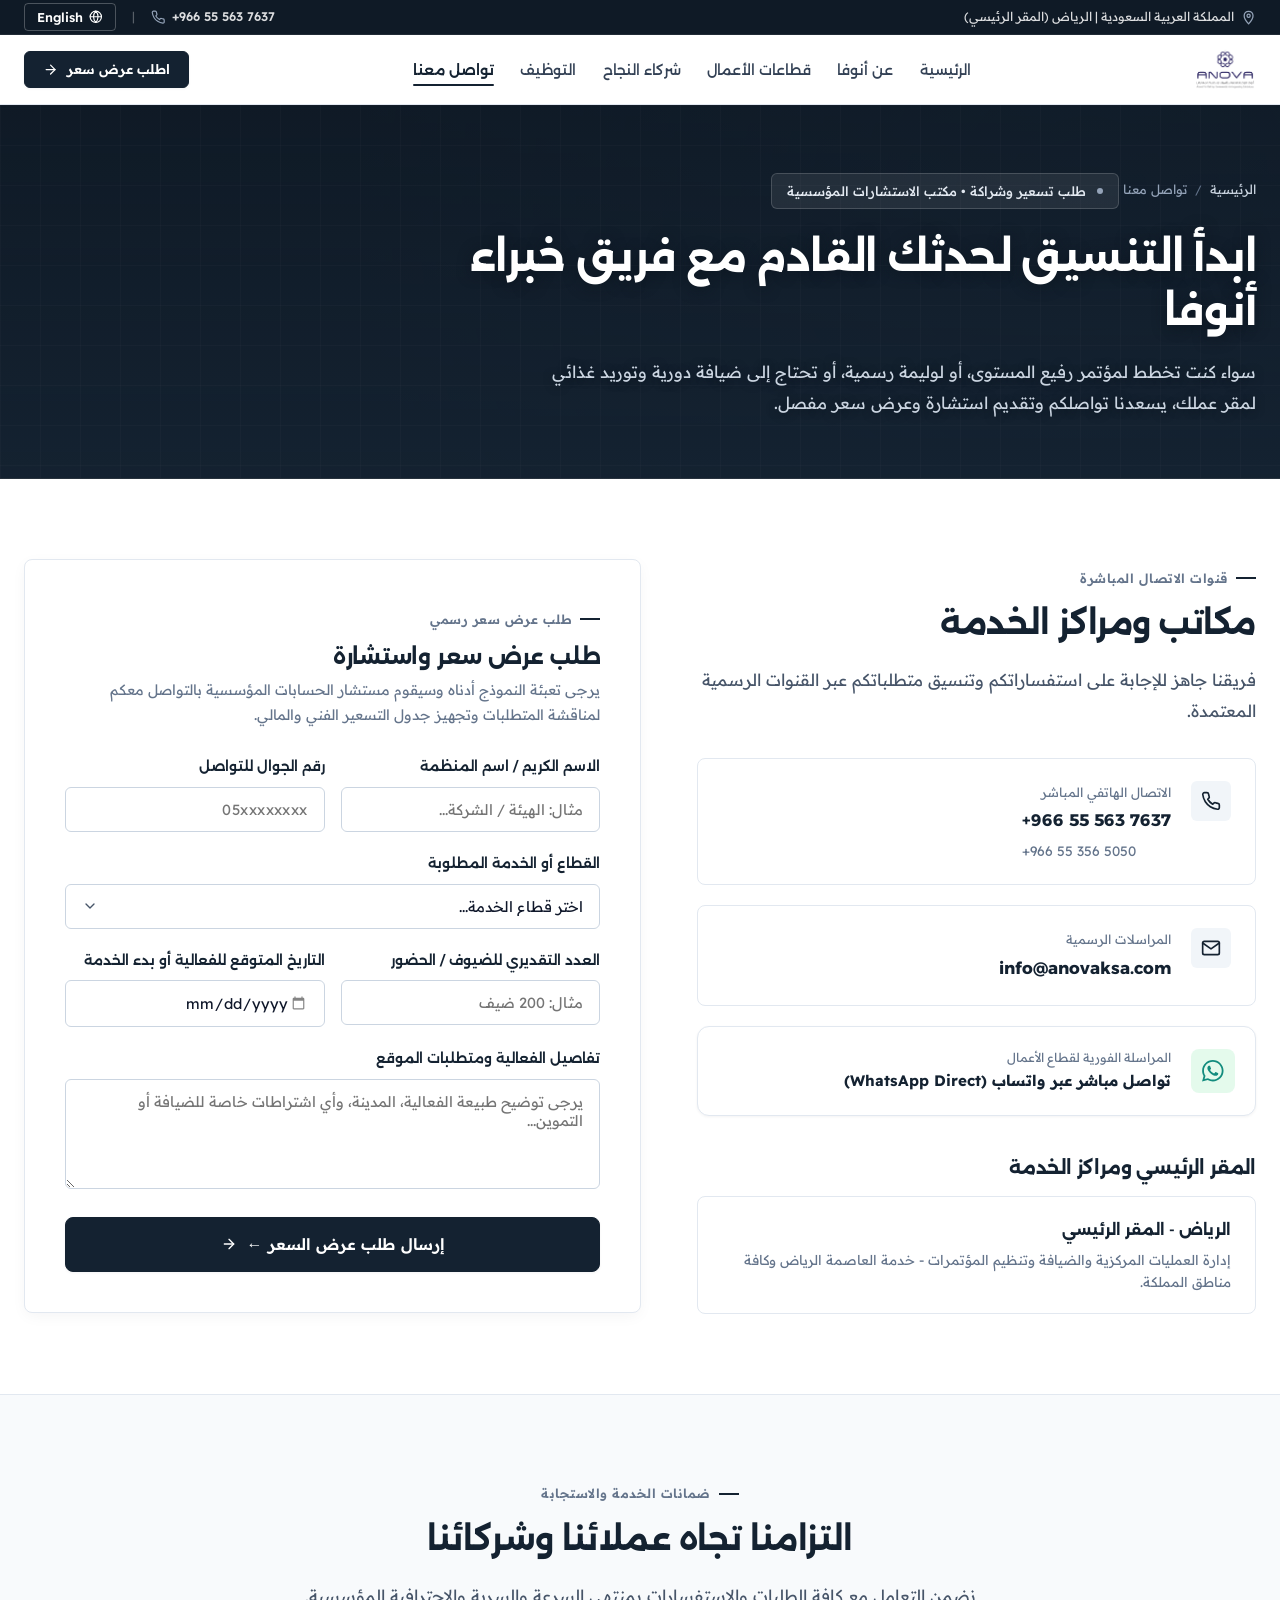
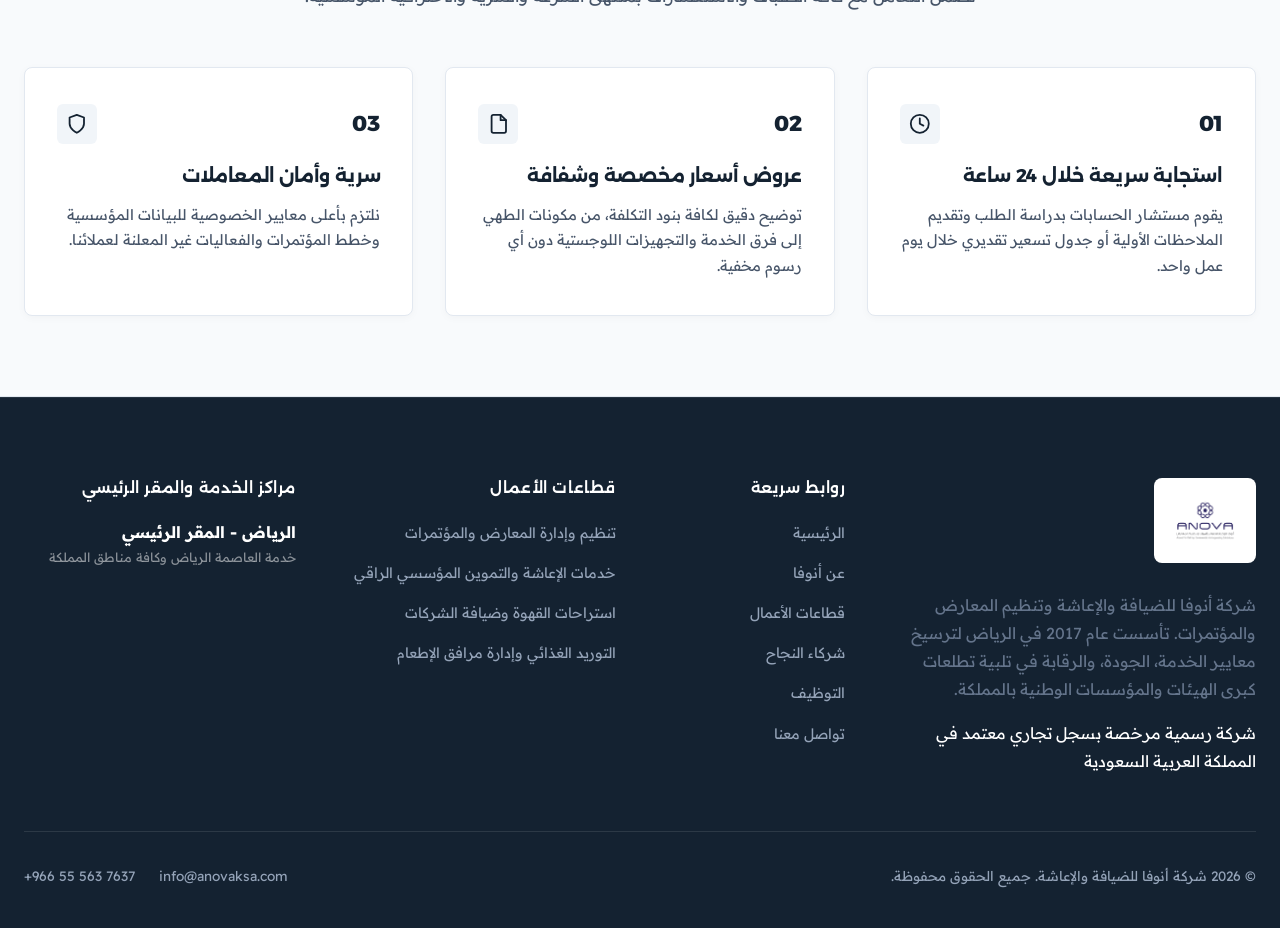
<file: contact.html>
﻿<!DOCTYPE html>
<html lang="ar" dir="rtl">
<head>
  <meta charset="UTF-8">
  <meta name="viewport" content="width=device-width, initial-scale=1.0">
  <title>تواصل معنا وطلب تسعير | ANOVA Company</title>
  <meta name="description" content="تواصل مع شركة أنوفا للضيافة والإعاشة وتنظيم المعارض والمؤتمرات - قنوات الاتصال المباشرة والمقر الرئيسي في الرياض.">
  <link rel="icon" type="image/png" href="public/brand/anova-logo.png">
  <!-- Preconnect to Google Fonts for Ultra-Fast Typography Rendering -->
  <link rel="preconnect" href="https://fonts.googleapis.com">
  <link rel="preconnect" href="https://fonts.gstatic.com" crossorigin>
  <link href="https://fonts.googleapis.com/css2?family=Alexandria:wght@300;400;500;600;700;800&family=Readex+Pro:wght@300;400;500;600;700&display=swap" rel="stylesheet">
  <link rel="stylesheet" href="assets/css/styles.css?v=12">
</head>
<body data-page-key="contact" data-page-title-key="nav_contact">

  <!-- Top Executive Utility Bar (Appears only at top of page, scrolls naturally away) -->
  <aside class="top-bar" aria-label="Executive Information">
    <div class="container">
      <div style="display: flex; align-items: center; gap: 1.5rem;">
        <span style="display: flex; align-items: center; gap: 0.4rem;">
          <svg class="icon-svg" style="color: #94A3B8; width: 0.95rem; height: 0.95rem;" viewBox="0 0 24 24"><path d="M12 2C8.13 2 5 5.13 5 9c0 5.25 7 13 7 13s7-7.75 7-13c0-3.87-3.13-7-7-7zm0 9.5c-1.38 0-2.5-1.12-2.5-2.5s1.12-2.5 2.5-2.5 2.5 1.12 2.5 2.5-1.12 2.5-2.5 2.5z"/></svg>
          <span data-i18n="top_locations">المملكة العربية السعودية | الرياض (المقر الرئيسي)</span>
        </span>
        <span style="display: none;" class="desktop-only-inline">
          <span style="color: rgba(255,255,255,0.4);">|</span>
          <span style="margin-left: 0.75rem; margin-right: 0.75rem;" data-cms-contact="email">info@anovaksa.com</span>
        </span>
      </div>

      <div style="display: flex; align-items: center; gap: 1rem;">
        <a href="tel:+966555637637" class="dir-ltr" style="display: flex; align-items: center; gap: 0.4rem; font-weight: 600;">
          <svg class="icon-svg" style="color: #94A3B8; width: 0.9rem; height: 0.9rem;" viewBox="0 0 24 24"><path d="M22 16.92v3a2 2 0 0 1-2.18 2 19.79 19.79 0 0 1-8.63-3.07 19.5 19.5 0 0 1-6-6 19.79 19.79 0 0 1-3.07-8.67A2 2 0 0 1 4.11 2h3a2 2 0 0 1 2 1.72 12.84 12.84 0 0 0 .7 2.81 2 2 0 0 1-.45 2.11L8.09 9.91a16 16 0 0 0 6 6l1.27-1.27a2 2 0 0 1 2.11-.45 12.84 12.84 0 0 0 2.81.7A2 2 0 0 1 22 16.92z"/></svg>
          <span>+966 55 563 7637</span>
        </a>
        <span style="color: rgba(255,255,255,0.3);">|</span>
        <button class="lang-btn lang-toggle-btn" aria-label="Toggle Language">
          <svg class="icon-svg" style="width: 0.85rem; height: 0.85rem;" viewBox="0 0 24 24"><circle cx="12" cy="12" r="10"/><line x1="2" y1="12" x2="22" y2="12"/><path d="M12 2a15.3 15.3 0 0 1 4 10 15.3 15.3 0 0 1-4 10 15.3 15.3 0 0 1-4-10 15.3 15.3 0 0 1 4-10z"/></svg>
          <span class="lang-toggle-text">English</span>
        </button>
      </div>
    </div>
  </aside>

  <!-- Master Site Header: Pristine Corporate Architecture -->
  <div class="site-header-wrapper">
    <header class="main-nav" id="siteHeader">
      <div class="container">
        <!-- Official Brand Logo -->
        <a href="index.html" class="nav-brand-link" aria-label="أنوفا - الصفحة الرئيسية">
          <img src="public/brand/anova-logo.png" alt="شعار شركة أنوفا الرسمي" class="brand-logo-img">
        </a>

        <!-- Desktop Nav Links -->
        <nav aria-label="Main Navigation">
          <ul class="nav-links">
            <li><a href="index.html" class="nav-link" data-i18n="nav_home">الرئيسية</a></li>
            <li><a href="about.html" class="nav-link" data-i18n="nav_about">عن أنوفا</a></li>
            <li><a href="services.html" class="nav-link" data-i18n="nav_services">قطاعات الأعمال</a></li>
            <li><a href="partners.html" class="nav-link" data-i18n="nav_partners">شركاء النجاح</a></li>
            <li><a href="careers.html" class="nav-link" data-i18n="nav_careers">التوظيف</a></li>
            <li><a href="contact.html" class="nav-link active" data-i18n="nav_contact">تواصل معنا</a></li>
          </ul>
        </nav>

        <!-- Action Buttons -->
        <div class="nav-actions">
          <button class="btn btn-primary open-quote-modal">
            <span data-i18n="cta_quote">طلب عرض سعر</span>
            <svg class="icon-svg" style="width: 0.95rem; height: 0.95rem;" viewBox="0 0 24 24"><line x1="5" y1="12" x2="19" y2="12"/><polyline points="12 5 19 12 12 19"/></svg>
          </button>
          <button class="hamburger-btn" aria-label="Open mobile menu">
            <svg class="icon-svg" style="width: 1.75rem; height: 1.75rem;" viewBox="0 0 24 24"><line x1="3" y1="12" x2="21" y2="12"/><line x1="3" y1="6" x2="21" y2="6"/><line x1="3" y1="18" x2="21" y2="18"/></svg>
          </button>
        </div>
      </div>
    </header>
  </div>

  <!-- Mobile Navigation Drawer -->
  <div class="drawer-overlay"></div>
  <aside class="mobile-drawer">
    <div>
      <div style="display: flex; align-items: center; justify-content: space-between; margin-bottom: 2rem;">
        <img src="public/brand/anova-logo.png" alt="ANOVA Logo" style="height: 3.5rem;">
        <button class="drawer-close-btn" style="background: none; border: none; font-size: 1.5rem; cursor: pointer; color: var(--midnight-dark);">✕</button>
      </div>
      <ul style="list-style: none; display: flex; flex-direction: column; gap: 1.25rem;">
        <li><a href="index.html" style="font-weight: 600; color: #334155;" data-i18n="nav_home">الرئيسية</a></li>
        <li><a href="about.html" style="font-weight: 600; color: #334155;" data-i18n="nav_about">عن أنوفا</a></li>
        <li><a href="services.html" style="font-weight: 600; color: #334155;" data-i18n="nav_services">قطاعات الأعمال</a></li>
        <li><a href="partners.html" style="font-weight: 600; color: #334155;" data-i18n="nav_partners">شركاء النجاح</a></li>
        <li><a href="careers.html" style="font-weight: 600; color: #334155;" data-i18n="nav_careers">التوظيف</a></li>
        <li><a href="contact.html" style="font-weight: 700; color: var(--primary-navy);" data-i18n="nav_contact">تواصل معنا</a></li>
      </ul>
    </div>
    <div style="margin-top: 2rem;">
      <button class="btn btn-primary open-quote-modal" style="width: 100%; margin-bottom: 1rem; justify-content: center;">
        <span data-i18n="cta_quote">طلب عرض سعر</span>
      </button>
      <button class="lang-btn lang-toggle-btn" style="width: 100%; border-color: var(--brand-grey-light); color: var(--midnight-dark); justify-content: center;">
        <span class="lang-toggle-text">English</span>
      </button>
    </div>
  </aside>

  <!-- ==========================================================================
       1. UNIFIED INTERNAL PAGE HERO
       ========================================================================== -->
  <section class="internal-page-hero">
    <div class="container">
      <div class="internal-hero-inner">
        <!-- Breadcrumbs -->
        <nav class="internal-breadcrumbs" aria-label="Breadcrumb">
          <a href="index.html" data-i18n="nav_home">الرئيسية</a>
          <span class="crumb-sep">/</span>
          <span data-i18n="nav_contact">تواصل معنا</span>
        </nav>

        <!-- Kicker Badge -->
        <div class="internal-hero-kicker">
          <span class="kicker-dot"></span>
          <span data-i18n="contact_tag">طلب تسعير وشراكة • مكتب الاستشارات المؤسسية</span>
        </div>

        <!-- Title & Subtitle -->
        <h1 class="internal-hero-title" data-i18n="contact_title">ابدأ التنسيق لحدثك القادم مع فريق خبراء أنوفا</h1>
        <p class="internal-hero-desc" data-i18n="contact_desc">
          سواء كنت تخطط لمؤتمر رفيع المستوى، أو لوليمة رسمية، أو تحتاج إلى ضيافة دورية وتوريد غذائي لمقر عملك، يسعدنا تواصلكم وتقديم استشارة وعرض سعر مفصل.
        </p>
      </div>
    </div>
  </section>

  <!-- ==========================================================================
       2. CONTACT CHANNELS & QUOTATION FORM SPLIT
       ========================================================================== -->
  <section class="internal-section bg-corporate-white">
    <div class="container">
      
      <div class="contact-split-layout">
        
        <!-- Channels & Regional Hubs Column -->
        <div>
          <div style="margin-bottom: 2rem;">
            <span class="internal-block-kicker" data-i18n="contact_sec_kicker">قنوات الاتصال المباشرة</span>
            <h2 class="internal-section-title" data-i18n="contact_sec_title">مكاتب ومراكز الخدمة</h2>
            <p class="internal-section-lead" data-i18n="contact_sec_lead">فريقنا جاهز للإجابة على استفساراتكم وتنسيق متطلباتكم عبر القنوات الرسمية.</p>
          </div>

          <!-- Direct Channels Stack -->
          <div class="contact-channels-stack">
            
            <!-- Phone -->
            <div class="contact-direct-card">
              <div class="contact-direct-icon">
                <svg class="icon-svg" style="width: 1.25rem; height: 1.25rem;" viewBox="0 0 24 24"><path d="M22 16.92v3a2 2 0 0 1-2.18 2 19.79 19.79 0 0 1-8.63-3.07 19.5 19.5 0 0 1-6-6 19.79 19.79 0 0 1-3.07-8.67A2 2 0 0 1 4.11 2h3a2 2 0 0 1 2 1.72 12.84 12.84 0 0 0 .7 2.81 2 2 0 0 1-.45 2.11L8.09 9.91a16 16 0 0 0 6 6l1.27-1.27a2 2 0 0 1 2.11-.45 12.84 12.84 0 0 0 2.81.7A2 2 0 0 1 22 16.92z"/></svg>
              </div>
              <div>
                <div class="contact-direct-lbl" data-i18n="contact_phone_lbl">الاتصال الهاتفي المباشر</div>
                <div class="contact-direct-val dir-ltr" data-cms-contact="phone_display">+966 55 563 7637</div>
                <div style="font-size: 0.85rem; color: #64748B; margin-top: 0.2rem;" class="dir-ltr" data-cms-contact="phone_secondary">+966 55 356 5050</div>
              </div>
            </div>

            <!-- Email -->
            <div class="contact-direct-card">
              <div class="contact-direct-icon">
                <svg class="icon-svg" style="width: 1.25rem; height: 1.25rem;" viewBox="0 0 24 24"><path d="M4 4h16c1.1 0 2 .9 2 2v12c0 1.1-.9 2-2 2H4c-1.1 0-2-.9-2-2V6c0-1.1.9-2 2-2z"/><polyline points="22,6 12,13 2,6"/></svg>
              </div>
              <div>
                <div class="contact-direct-lbl" data-i18n="contact_email_lbl">المراسلات الرسمية</div>
                <div class="contact-direct-val" data-cms-contact="email">info@anovaksa.com</div>
              </div>
            </div>

            <!-- WhatsApp Corporate -->
            <a href="https://wa.me/966555637637" target="_blank" rel="noopener noreferrer" class="whatsapp-corporate-btn">
              <div class="whatsapp-corp-icon">
                <svg style="width: 1.35rem; height: 1.35rem; fill: currentColor;" viewBox="0 0 24 24"><path d="M.057 24l1.687-6.163c-1.041-1.804-1.588-3.849-1.587-5.946.003-6.556 5.338-11.891 11.893-11.891 3.181.001 6.167 1.24 8.413 3.488 2.245 2.248 3.481 5.236 3.48 8.414-.003 6.557-5.338 11.892-11.893 11.892-1.99-.001-3.951-.5-5.688-1.448l-6.305 1.654zm6.597-3.807c1.676.995 3.276 1.591 5.392 1.592 5.448 0 9.886-4.434 9.889-9.885.002-5.462-4.415-9.89-9.881-9.892-5.452 0-9.887 4.434-9.889 9.884-.001 2.225.651 3.891 1.746 5.634l-.999 3.648 3.742-.981zm11.387-5.464c-.074-.124-.272-.198-.57-.347-.297-.149-1.758-.868-2.031-.967-.272-.099-.47-.149-.669.149-.198.297-.768.967-.941 1.165-.173.198-.347.223-.644.074-.297-.149-1.255-.462-2.39-1.475-.883-.788-1.48-1.761-1.653-2.059-.173-.297-.018-.458.13-.606.134-.133.297-.347.446-.521.151-.172.2-.296.3-.495.099-.198.05-.372-.025-.521-.075-.148-.669-1.611-.916-2.206-.242-.579-.487-.501-.669-.51l-.57-.01c-.198 0-.52.074-.792.372s-1.04 1.016-1.04 2.479 1.065 2.876 1.213 3.074c.149.198 2.095 3.2 5.076 4.487.709.306 1.263.489 1.694.626.712.226 1.36.194 1.872.118.571-.085 1.758-.719 2.006-1.413.248-.695.248-1.29.173-1.414z"/></svg>
              </div>
              <div>
                <div style="font-size: 0.78rem; color: #64748B;" data-i18n="contact_wa_sub">المراسلة الفورية لقطاع الأعمال</div>
                <div style="font-size: 0.95rem; font-weight: 700; color: #142231;" data-i18n="contact_wa_title">تواصل مباشر عبر واتساب (WhatsApp Direct)</div>
              </div>
            </a>

          </div>

          <!-- Regional Hubs Stack -->
          <div>
            <h3 style="font-size: 1.15rem; color: #142231; margin-bottom: 1rem;" data-i18n="contact_hub_title">المقر الرئيسي ومراكز الخدمة</h3>
            <div class="hubs-corporate-list">
              
              <div class="hub-corporate-card">
                <div class="hub-card-name" data-i18n="footer_branch_riyadh">الرياض - المقر الرئيسي</div>
                <div class="hub-card-scope" data-i18n="contact_hub_scope">إدارة العمليات المركزية والضيافة وتنظيم المؤتمرات - خدمة العاصمة الرياض وكافة مناطق المملكة.</div>
              </div>

            </div>
          </div>
        </div>

        <!-- Corporate Inquiry & Quotation Form Column -->
        <div>
          <div class="corporate-form-card">
            <span class="internal-block-kicker" data-i18n="contact_form_kicker">طلب عرض سعر رسمي</span>
            <h3 class="corporate-form-title" data-i18n="form_heading">طلب عرض سعر واستفسار</h3>
            <p class="corporate-form-subtitle" data-i18n="contact_form_subtitle">يرجى تعبئة النموذج أدناه وسيقوم مستشار الحسابات المؤسسية بالتواصل معكم لمناقشة المتطلبات وتقديم العرض المالي والفني.</p>

            <form class="ajax-inquiry-form" data-form-type="quote_request" data-source-form="contact_page">
              <div class="form-row-2">
                <div class="form-group">
                  <label class="form-label" data-i18n="f_name">الاسم الكريم / اسم الجهة</label>
                  <input type="text" name="full_name" class="form-control" required data-i18n-ph="f_name_ph" placeholder="مثال: شركة / هيئة...">
                </div>
                <div class="form-group">
                  <label class="form-label" data-i18n="f_phone">رقم الجوال للتواصل</label>
                  <input type="tel" name="phone" class="form-control dir-ltr" required placeholder="05xxxxxxxx">
                </div>
              </div>

              <div class="form-group">
                <label class="form-label" data-i18n="f_sector">قطاع الخدمة المطلوب</label>
                <select name="sector" class="form-control" required>
                  <option value="" disabled selected data-i18n="f_sector_placeholder">اختر قطاع الخدمة...</option>
                  <option value="Events Organization" data-i18n="sec1_title">تنظيم المعارض والمؤتمرات</option>
                  <option value="Catering Services" data-i18n="sec2_title">خدمات الإعاشة والتموين الراقي</option>
                  <option value="Coffee Break" data-i18n="sec3_title">استراحات القهوة وضيافة الشركات</option>
                  <option value="Food Supply & Buffets" data-i18n="sec5_title">التوريد الغذائي والبوفيهات المفتوحة</option>
                </select>
              </div>

              <div class="form-row-2">
                <div class="form-group">
                  <label class="form-label" data-i18n="f_guests">العدد المتوقع للمستفيدين / الضيوف</label>
                  <input type="text" name="guests_count" class="form-control" placeholder="مثال: 200 ضيف">
                </div>
                <div class="form-group">
                  <label class="form-label" data-i18n="f_date">التاريخ المتوقع للفعالية</label>
                  <input type="date" name="event_date" class="form-control">
                </div>
              </div>

              <div class="form-group">
                <label class="form-label" data-i18n="f_details">تفاصيل المتطلبات والموقع</label>
                <textarea name="details" rows="4" class="form-control" data-i18n-ph="f_details_ph" placeholder="يرجى توضيح طبيعة الفعالية، المدينة، وأي اشتراطات خاصة بالضيافة أو التموين..."></textarea>
              </div>

              <button type="submit" class="btn btn-primary" style="width: 100%; padding: 0.95rem; font-size: 1rem;">
                <span data-i18n="f_submit_btn">إرسال طلب التسعير</span>
                <svg class="icon-svg" style="width: 1rem; height: 1rem;" viewBox="0 0 24 24"><line x1="5" y1="12" x2="19" y2="12"/><polyline points="12 5 19 12 12 19"/></svg>
              </button>
            </form>
          </div>
        </div>

      </div>

    </div>
  </section>

  <!-- ==========================================================================
       3. SECTION: COMMITMENT TO SERVICE & ADVISORY
       ========================================================================== -->
  <section class="internal-section bg-corporate-light">
    <div class="container">
      <div style="text-align: center; max-width: 680px; margin: 0 auto 3.5rem auto;">
        <span class="internal-block-kicker" data-i18n="contact_guar_kicker">ضمانات الخدمة والاستجابة</span>
        <h2 class="internal-section-title" data-i18n="contact_guar_title">التزامنا تجاه عملائنا وشركائنا</h2>
        <p class="internal-section-lead" data-i18n="contact_guar_lead">نضمن التعامل مع كافة الطلبات والاستفسارات بمنتهى السرعة والسرية والاحترافية.</p>
      </div>

      <div class="pillars-corporate-grid">
        <div class="pillar-corporate-card">
          <div class="pillar-card-header">
            <span class="pillar-card-num">01</span>
            <div class="pillar-card-icon">
              <svg class="icon-svg" style="width: 1.35rem; height: 1.35rem;" viewBox="0 0 24 24"><circle cx="12" cy="12" r="10"/><polyline points="12 6 12 12 16 14"/></svg>
            </div>
          </div>
          <h3 class="pillar-card-title" data-i18n="contact_g1_title">استجابة سريعة خلال 24 ساعة</h3>
          <p class="pillar-card-desc" data-i18n="contact_g1_desc">يقوم مستشار الحسابات بدراسة الطلب وتقديم الملاحظات الأولية أو جدول تسعير تفصيلي خلال يوم عمل واحد.</p>
        </div>

        <div class="pillar-corporate-card">
          <div class="pillar-card-header">
            <span class="pillar-card-num">02</span>
            <div class="pillar-card-icon">
              <svg class="icon-svg" style="width: 1.35rem; height: 1.35rem;" viewBox="0 0 24 24"><path d="M14 2H6a2 2 0 0 0-2 2v16a2 2 0 0 0 2 2h12a2 2 0 0 0 2-2V8z"/><polyline points="14 2 14 8 20 8"/></svg>
            </div>
          </div>
          <h3 class="pillar-card-title" data-i18n="contact_g2_title">عروض أسعار مخصصة وشفافة</h3>
          <p class="pillar-card-desc" data-i18n="contact_g2_desc">توضيح دقيق لكافة بنود التكلفة، من مكونات الطهي إلى فرق الخدمة والتجهيزات اللوجستية دون أي رسوم خفية.</p>
        </div>

        <div class="pillar-corporate-card">
          <div class="pillar-card-header">
            <span class="pillar-card-num">03</span>
            <div class="pillar-card-icon">
              <svg class="icon-svg" style="width: 1.35rem; height: 1.35rem;" viewBox="0 0 24 24"><path d="M12 22s8-4 8-10V5l-8-3-8 3v7c0 6 8 10 8 10z"/></svg>
            </div>
          </div>
          <h3 class="pillar-card-title" data-i18n="contact_g3_title">سرية وأمان المعاملات</h3>
          <p class="pillar-card-desc" data-i18n="contact_g3_desc">نلتزم بأعلى معايير الخصوصية للبيانات المؤسسية وخطط المؤتمرات والفعاليات الاستراتيجية قبل إعلانها.</p>
        </div>
      </div>
    </div>
  </section>

  <!-- ==========================================================================
       4. UNIFIED CORPORATE FOOTER
       ========================================================================== -->
  <footer class="footer-corporate">
    <div class="container">
      <div class="footer-grid">
        
        <!-- Corporate Identity & Mission -->
        <div>
          <div class="footer-logo-badge">
            <img src="public/brand/anova-logo.png" alt="شعار شركة أنوفا الرسمي" class="brand-logo-img">
          </div>
          <p class="footer-desc" data-i18n="footer_about">
            شركة أنوفا للضيافة والإعاشة وتنظيم المعارض والمؤتمرات. تأسست عام 2017 في الرياض لترسيخ معايير الخدمة، الجودة، والرقابة في تلبية تطلعات كبرى الهيئات والمؤسسات الوطنية بالمملكة.
          </p>
          <div class="footer-cr-badge" data-i18n="footer_cr">
            شركة رسمية مرخصة بسجل تجاري معتمد في المملكة العربية السعودية
          </div>
        </div>

        <!-- Quick Links -->
        <div>
          <h4 class="footer-title" data-i18n="footer_quick_links">روابط سريعة</h4>
          <ul class="footer-links">
            <li><a href="index.html" data-i18n="nav_home">الرئيسية</a></li>
            <li><a href="about.html" data-i18n="nav_about">عن أنوفا</a></li>
            <li><a href="services.html" data-i18n="nav_services">قطاعات الأعمال</a></li>
            <li><a href="partners.html" data-i18n="nav_partners">شركاء النجاح</a></li>
            <li><a href="careers.html" data-i18n="nav_careers">التوظيف</a></li>
            <li><a href="contact.html" data-i18n="nav_contact">تواصل معنا</a></li>
          </ul>
        </div>

        <!-- Business Sectors -->
        <div>
          <h4 class="footer-title" data-i18n="footer_services">قطاعات الأعمال</h4>
          <ul class="footer-links">
            <li><a href="services.html#sec-events" data-i18n="sec1_title">تنظيم المعارض والمؤتمرات</a></li>
            <li><a href="services.html#sec-catering" data-i18n="sec2_title">خدمات الإعاشة والتموين الراقي</a></li>
            <li><a href="services.html#sec-coffee" data-i18n="sec3_title">استراحات القهوة وضيافة الشركات</a></li>
            <li><a href="services.html#sec-supply" data-i18n="sec5_title">التوريد الغذائي والبوفيهات المفتوحة</a></li>
          </ul>
        </div>

        <!-- Regional Service Centers -->
        <div>
          <h4 class="footer-title" data-i18n="footer_branches">مراكز الخدمة والمقر الرئيسي</h4>
          <div class="footer-branches-stack">
            <div>
              <div style="font-weight: 700; color: var(--pure-white);" data-i18n="footer_branch_riyadh">الرياض - المقر الرئيسي</div>
              <div style="font-size: 0.8rem; color: rgba(255,255,255,0.5);" data-i18n="footer_branch_riyadh_sub">خدمة العاصمة الرياض وكافة مناطق المملكة</div>
            </div>
          </div>
        </div>

      </div>

      <!-- Bottom Credits & Rights -->
      <div class="footer-bottom">
        <div data-i18n="footer_rights">
          © 2026 شركة أنوفا للضيافة والإعاشة. جميع الحقوق محفوظة.
        </div>
        <div style="display: flex; align-items: center; gap: 1.5rem;">
          <a href="mailto:info@anovaksa.com">info@anovaksa.com</a>
          <a href="tel:+966555637637" class="dir-ltr">+966 55 563 7637</a>
        </div>
      </div>

    </div>
  </footer>

  <!-- Universal Quotation Modal -->
  <div class="modal-overlay" id="quoteModal">
    <div class="modal-content">
      <div style="display: flex; align-items: center; justify-content: space-between; margin-bottom: 1.5rem; border-bottom: 1px solid var(--brand-grey-light); padding-bottom: 1rem;">
        <h3 style="font-size: 1.35rem; color: var(--primary-navy);" data-i18n="modal_title">طلب عرض سعر مخصص</h3>
        <button class="modal-close-btn" style="background: none; border: none; font-size: 1.5rem; cursor: pointer; color: var(--brand-grey);">✕</button>
      </div>

      <form class="ajax-inquiry-form" data-form-type="quote_request" data-source-form="quote_modal">
        <div class="form-row-2">
          <div class="form-group">
            <label class="form-label" data-i18n="f_name">الاسم الكريم / الجهة</label>
            <input type="text" name="full_name" class="form-control" required placeholder="مثال: شركة / هيئة...">
          </div>
          <div class="form-group">
            <label class="form-label" data-i18n="f_phone">رقم الجوال</label>
            <input type="tel" name="phone" class="form-control dir-ltr" required placeholder="05xxxxxxxx">
          </div>
        </div>

        <div class="form-group">
          <label class="form-label" data-i18n="f_sector">قطاع الخدمة المطلوب</label>
          <select name="sector" class="form-control" required>
            <option value="" disabled selected data-i18n="f_sector_placeholder">اختر قطاع الخدمة...</option>
            <option value="Events Organization" data-i18n="sec1_title">تنظيم المعارض والمؤتمرات</option>
            <option value="Catering Services" data-i18n="sec2_title">خدمات الإعاشة والتموين الراقي</option>
            <option value="Coffee Break" data-i18n="sec3_title">استراحات القهوة وضيافة الشركات</option>
            <option value="Food Supply & Buffets" data-i18n="sec5_title">التوريد الغذائي والبوفيهات المفتوحة</option>
          </select>
        </div>

        <div class="form-row-2">
          <div class="form-group">
            <label class="form-label" data-i18n="f_guests">العدد المتوقع</label>
            <input type="text" name="guests_count" class="form-control" placeholder="مثال: 250 ضيف">
          </div>
          <div class="form-group">
            <label class="form-label" data-i18n="f_date">التاريخ المتوقع</label>
            <input type="date" name="event_date" class="form-control">
          </div>
        </div>

        <div class="form-group">
          <label class="form-label" data-i18n="f_details">تفاصيل الفعالية / المتطلبات</label>
          <textarea name="details" rows="3" class="form-control" placeholder="يرجى كتابة أي اشتراطات خاصة بالضيافة أو التموين..."></textarea>
        </div>

        <button type="submit" class="btn btn-primary" style="width: 100%; padding: 0.95rem; font-size: 1rem; font-weight: 700;">
          <span data-i18n="f_submit_btn">إرسال طلب التسعير</span>
        </button>
      </form>
    </div>
  </div>

  <script src="assets/js/supabase-config.js?v=6"></script>
  <script src="assets/js/main.js?v=6"></script>
</body>
</html>
</file>
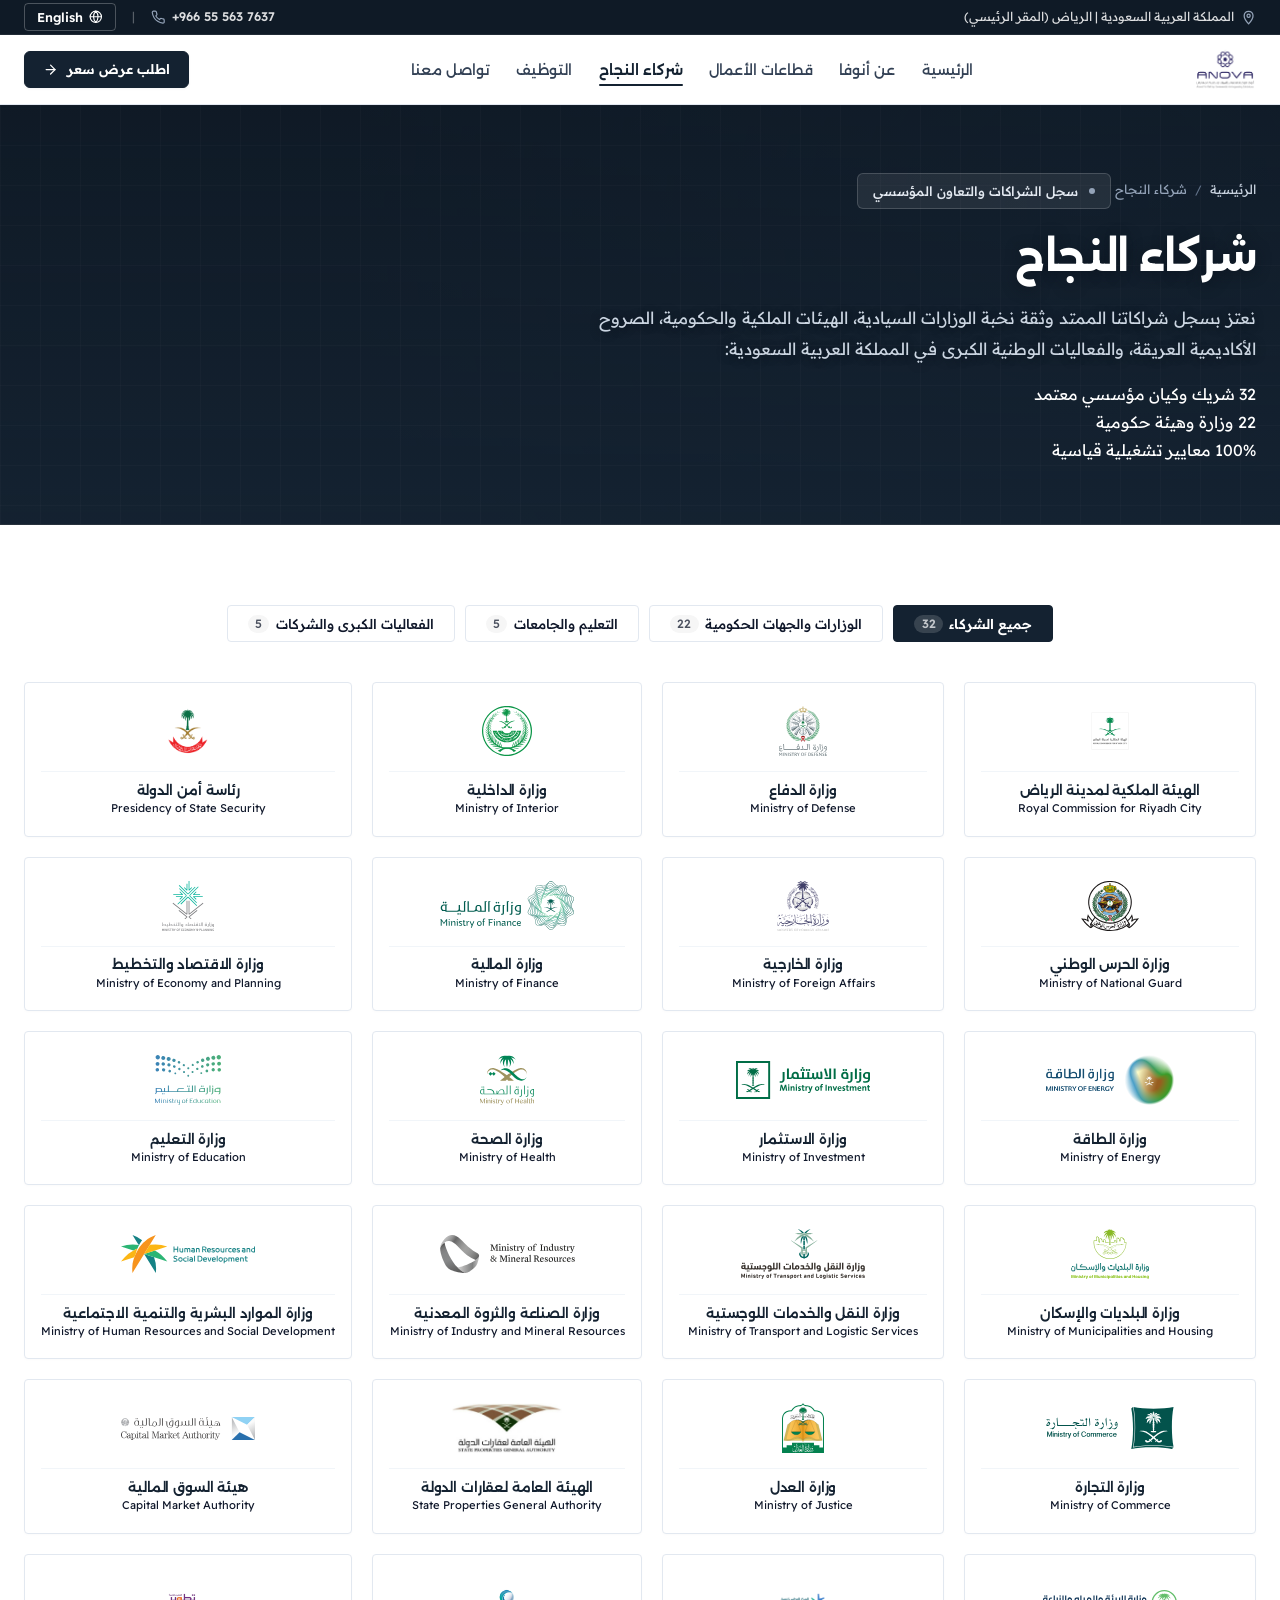
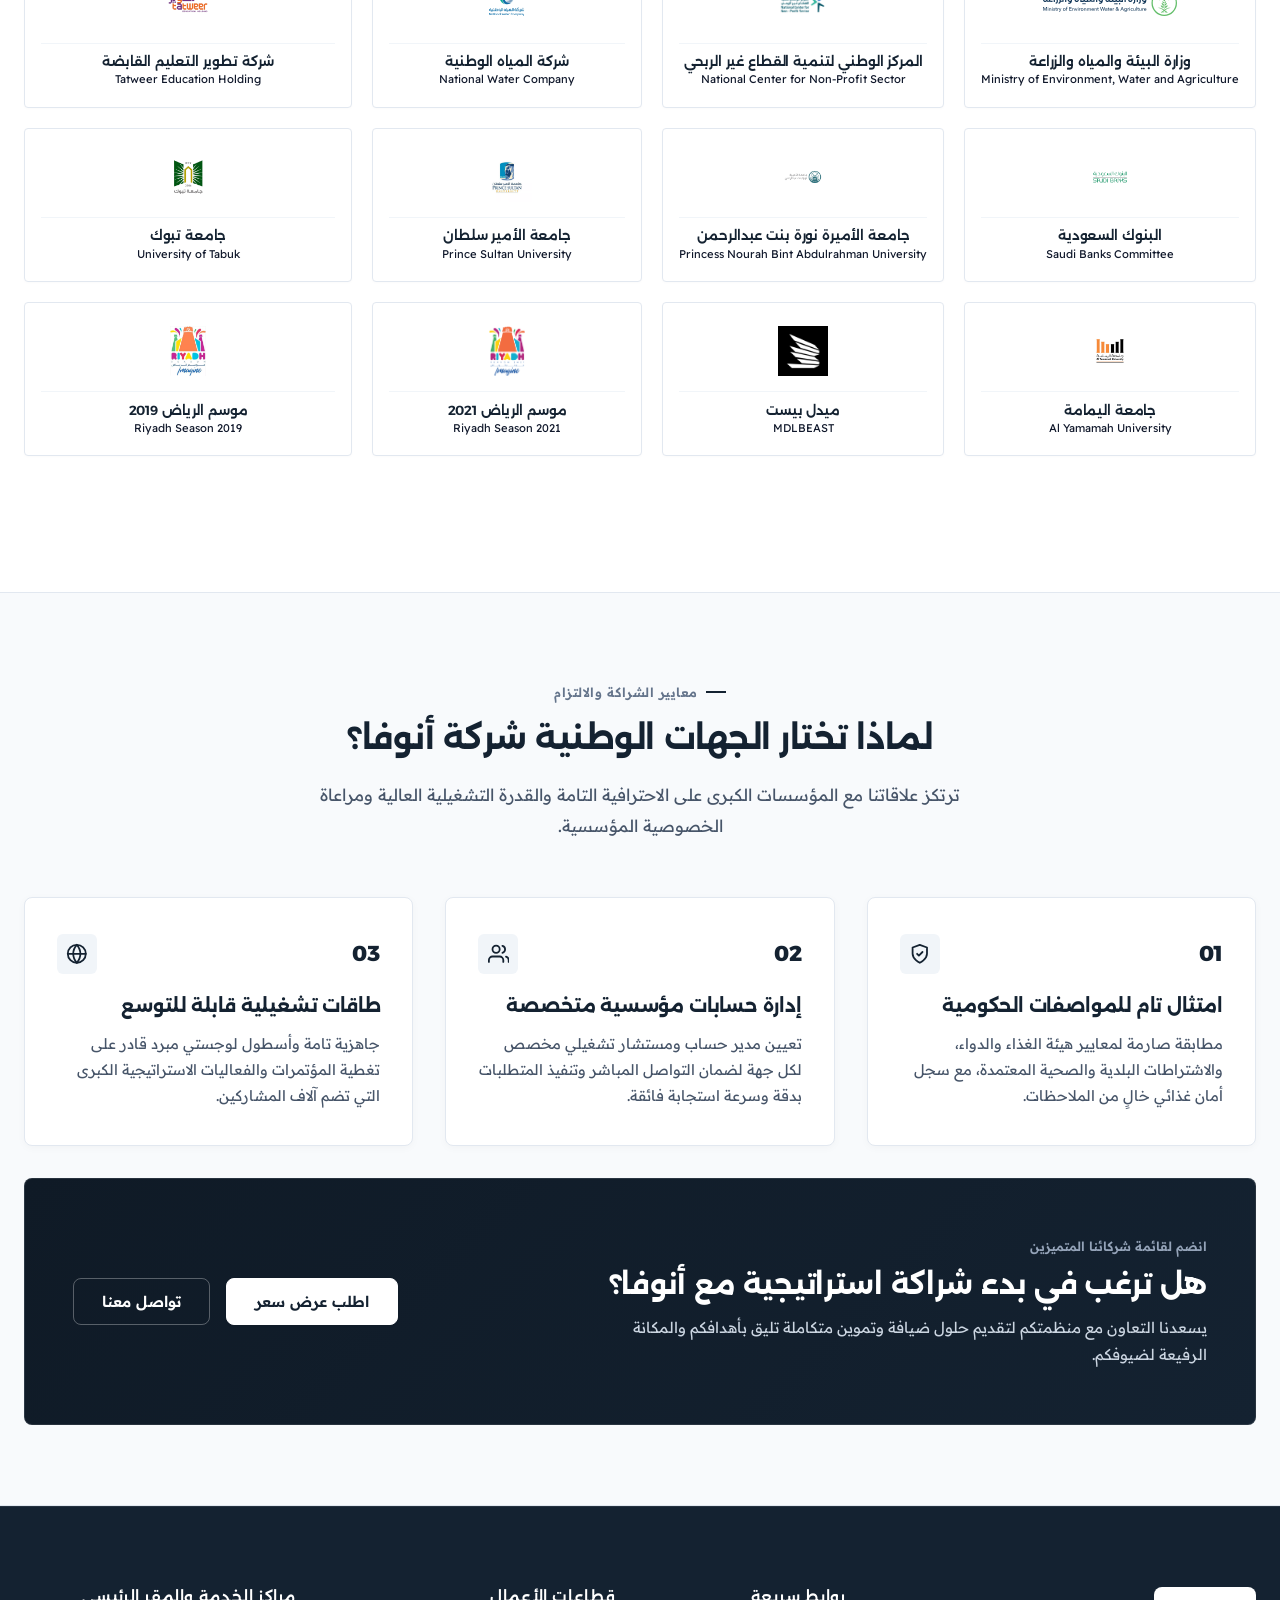
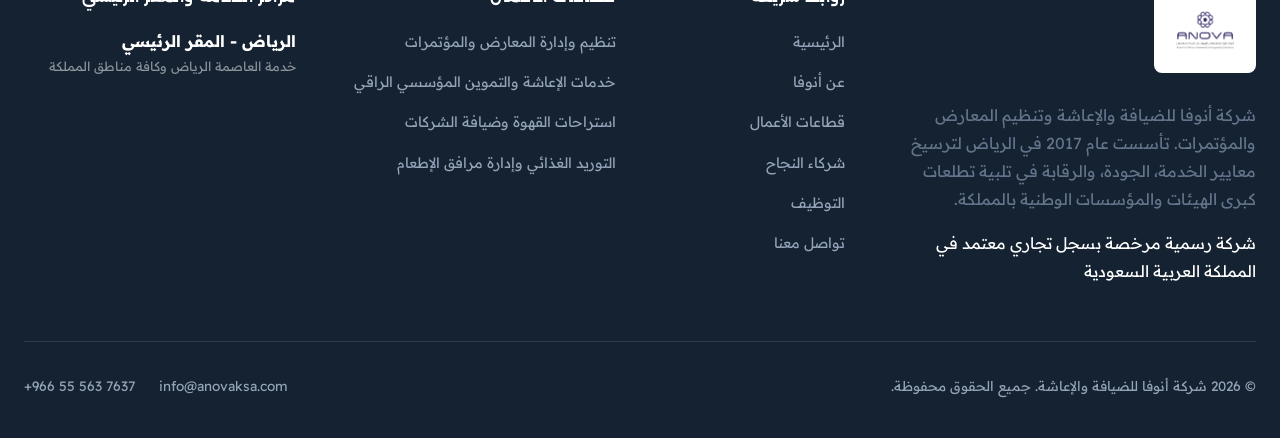
<file: partners.html>
﻿<!DOCTYPE html>
<html lang="ar" dir="rtl">
<head>
  <meta charset="UTF-8">
  <meta name="viewport" content="width=device-width, initial-scale=1.0">
  <title>شركاء النجاح والعملاء | ANOVA Company</title>
  <meta name="description" content="شركاء النجاح لشركة أنوفا: نفخر بثقة نخبة الهيئات الحكومية، الجامعات الوطنية، والقطاع المالي والمصرفي في المملكة العربية السعودية.">
  <link rel="icon" type="image/png" href="public/brand/anova-logo.png">
  <!-- Preconnect to Google Fonts for Ultra-Fast Typography Rendering -->
  <link rel="preconnect" href="https://fonts.googleapis.com">
  <link rel="preconnect" href="https://fonts.gstatic.com" crossorigin>
  <link href="https://fonts.googleapis.com/css2?family=Alexandria:wght@300;400;500;600;700;800&family=Readex+Pro:wght@300;400;500;600;700&display=swap" rel="stylesheet">
  <link rel="stylesheet" href="assets/css/styles.css?v=12">
</head>
<body data-page-key="partners" data-page-title-key="nav_partners">

  <!-- Top Executive Utility Bar (Appears only at top of page, scrolls naturally away) -->
  <aside class="top-bar" aria-label="Executive Information">
    <div class="container">
      <div style="display: flex; align-items: center; gap: 1.5rem;">
        <span style="display: flex; align-items: center; gap: 0.4rem;">
          <svg class="icon-svg" style="color: #94A3B8; width: 0.95rem; height: 0.95rem;" viewBox="0 0 24 24"><path d="M12 2C8.13 2 5 5.13 5 9c0 5.25 7 13 7 13s7-7.75 7-13c0-3.87-3.13-7-7-7zm0 9.5c-1.38 0-2.5-1.12-2.5-2.5s1.12-2.5 2.5-2.5 2.5 1.12 2.5 2.5-1.12 2.5-2.5 2.5z"/></svg>
          <span data-i18n="top_locations">المملكة العربية السعودية | الرياض (المقر الرئيسي)</span>
        </span>
        <span style="display: none;" class="desktop-only-inline">
          <span style="color: rgba(255,255,255,0.4);">|</span>
          <span style="margin-left: 0.75rem; margin-right: 0.75rem;" data-cms-contact="email">info@anovaksa.com</span>
        </span>
      </div>

      <div style="display: flex; align-items: center; gap: 1rem;">
        <a href="tel:+966555637637" class="dir-ltr" style="display: flex; align-items: center; gap: 0.4rem; font-weight: 600;">
          <svg class="icon-svg" style="color: #94A3B8; width: 0.9rem; height: 0.9rem;" viewBox="0 0 24 24"><path d="M22 16.92v3a2 2 0 0 1-2.18 2 19.79 19.79 0 0 1-8.63-3.07 19.5 19.5 0 0 1-6-6 19.79 19.79 0 0 1-3.07-8.67A2 2 0 0 1 4.11 2h3a2 2 0 0 1 2 1.72 12.84 12.84 0 0 0 .7 2.81 2 2 0 0 1-.45 2.11L8.09 9.91a16 16 0 0 0 6 6l1.27-1.27a2 2 0 0 1 2.11-.45 12.84 12.84 0 0 0 2.81.7A2 2 0 0 1 22 16.92z"/></svg>
          <span>+966 55 563 7637</span>
        </a>
        <span style="color: rgba(255,255,255,0.3);">|</span>
        <button class="lang-btn lang-toggle-btn" aria-label="Toggle Language">
          <svg class="icon-svg" style="width: 0.85rem; height: 0.85rem;" viewBox="0 0 24 24"><circle cx="12" cy="12" r="10"/><line x1="2" y1="12" x2="22" y2="12"/><path d="M12 2a15.3 15.3 0 0 1 4 10 15.3 15.3 0 0 1-4 10 15.3 15.3 0 0 1-4-10 15.3 15.3 0 0 1 4-10z"/></svg>
          <span class="lang-toggle-text">English</span>
        </button>
      </div>
    </div>
  </aside>

  <!-- Master Site Header: Pristine Corporate Architecture -->
  <div class="site-header-wrapper">
    <header class="main-nav" id="siteHeader">
      <div class="container">
        <!-- Official Brand Logo -->
        <a href="index.html" class="nav-brand-link" aria-label="أنوفا - الصفحة الرئيسية">
          <img src="public/brand/anova-logo.png" alt="شعار شركة أنوفا الرسمي" class="brand-logo-img">
        </a>

        <!-- Desktop Nav Links -->
        <nav aria-label="Main Navigation">
          <ul class="nav-links">
            <li><a href="index.html" class="nav-link" data-i18n="nav_home">الرئيسية</a></li>
            <li><a href="about.html" class="nav-link" data-i18n="nav_about">عن أنوفا</a></li>
            <li><a href="services.html" class="nav-link" data-i18n="nav_services">قطاعات الأعمال</a></li>
            <li><a href="partners.html" class="nav-link active" data-i18n="nav_partners">شركاء النجاح</a></li>
            <li><a href="careers.html" class="nav-link" data-i18n="nav_careers">التوظيف</a></li>
            <li><a href="contact.html" class="nav-link" data-i18n="nav_contact">تواصل معنا</a></li>
          </ul>
        </nav>

        <!-- Action Buttons -->
        <div class="nav-actions">
          <button class="btn btn-primary open-quote-modal">
            <span data-i18n="cta_quote">طلب عرض سعر</span>
            <svg class="icon-svg" style="width: 0.95rem; height: 0.95rem;" viewBox="0 0 24 24"><line x1="5" y1="12" x2="19" y2="12"/><polyline points="12 5 19 12 12 19"/></svg>
          </button>
          <button class="hamburger-btn" aria-label="Open mobile menu">
            <svg class="icon-svg" style="width: 1.75rem; height: 1.75rem;" viewBox="0 0 24 24"><line x1="3" y1="12" x2="21" y2="12"/><line x1="3" y1="6" x2="21" y2="6"/><line x1="3" y1="18" x2="21" y2="18"/></svg>
          </button>
        </div>
      </div>
    </header>
  </div>

  <!-- Mobile Navigation Drawer -->
  <div class="drawer-overlay"></div>
  <aside class="mobile-drawer">
    <div>
      <div style="display: flex; align-items: center; justify-content: space-between; margin-bottom: 2rem;">
        <img src="public/brand/anova-logo.png" alt="ANOVA Logo" style="height: 3.5rem;">
        <button class="drawer-close-btn" style="background: none; border: none; font-size: 1.5rem; cursor: pointer; color: var(--midnight-dark);">✕</button>
      </div>
      <ul style="list-style: none; display: flex; flex-direction: column; gap: 1.25rem;">
        <li><a href="index.html" style="font-weight: 600; color: #334155;" data-i18n="nav_home">الرئيسية</a></li>
        <li><a href="about.html" style="font-weight: 600; color: #334155;" data-i18n="nav_about">عن أنوفا</a></li>
        <li><a href="services.html" style="font-weight: 600; color: #334155;" data-i18n="nav_services">قطاعات الأعمال</a></li>
        <li><a href="partners.html" style="font-weight: 700; color: var(--primary-navy);" data-i18n="nav_partners">شركاء النجاح</a></li>
        <li><a href="careers.html" style="font-weight: 600; color: #334155;" data-i18n="nav_careers">التوظيف</a></li>
        <li><a href="contact.html" style="font-weight: 600; color: #334155;" data-i18n="nav_contact">تواصل معنا</a></li>
      </ul>
    </div>
    <div style="margin-top: 2rem;">
      <button class="btn btn-primary open-quote-modal" style="width: 100%; margin-bottom: 1rem; justify-content: center;">
        <span data-i18n="cta_quote">طلب عرض سعر</span>
      </button>
      <button class="lang-btn lang-toggle-btn" style="width: 100%; border-color: var(--brand-grey-light); color: var(--midnight-dark); justify-content: center;">
        <span class="lang-toggle-text">English</span>
      </button>
    </div>
  </aside>

  <!-- ==========================================================================
       1. UNIFIED INTERNAL PAGE HERO
       ========================================================================== -->
  <section class="internal-page-hero">
    <div class="container">
      <div class="internal-hero-inner">
        <!-- Breadcrumbs -->
        <nav class="internal-breadcrumbs" aria-label="Breadcrumb">
          <a href="index.html" data-i18n="nav_home">الرئيسية</a>
          <span class="crumb-sep">/</span>
          <span data-i18n="nav_partners">شركاء النجاح</span>
        </nav>

        <!-- Kicker Badge -->
        <div class="internal-hero-kicker">
          <span class="kicker-dot"></span>
          <span data-i18n="partners_hero_kicker">سجل الشراكات والتعاون المؤسسي</span>
        </div>

        <!-- Title & Subtitle -->
        <h1 class="internal-hero-title" data-i18n="partners_hero_title">شركاء النجاح</h1>
        <p class="internal-hero-desc" data-i18n="partners_hero_desc">نعتز بسجل شراكاتنا الممتد وثقة نخبة الوزارات السيادية، الهيئات الملكية والحكومية، الصروح الأكاديمية العريقة، والفعاليات الوطنية الكبرى في المملكة العربية السعودية:</p>

        <!-- Facts bar -->
        <div class="internal-hero-facts">
          <div class="hero-fact-chip">
            <span class="fact-num">32</span>
            <span class="fact-lbl" data-i18n="partners_fact1_lbl">شريك وكيان مؤسسي معتمد</span>
          </div>
          <div class="hero-fact-chip">
            <span class="fact-num">22</span>
            <span class="fact-lbl" data-i18n="partners_fact2_lbl">وزارة وهيئة حكومية</span>
          </div>
          <div class="hero-fact-chip">
            <span class="fact-num">100%</span>
            <span class="fact-lbl" data-i18n="partners_fact3_lbl">معايير تشغيلية قياسية</span>
          </div>
        </div>
      </div>
    </div>
  </section>

  <!-- ==========================================================================
       2. UNIFIED INSTITUTIONAL PARTNERS CATALOG & GRID
       ========================================================================== -->
  <section class="internal-section bg-corporate-white">
    <div class="container">

      <!-- Interactive Filter Bar -->
      <div class="partners-filter-wrapper" role="tablist" aria-label="تصنيفات الشركاء">
        <button class="partners-filter-btn active" data-filter="all" role="tab" aria-selected="true">
          <span data-i18n="partners_filter_all">جميع الشركاء</span>
          <span class="filter-count">32</span>
        </button>
        <button class="partners-filter-btn" data-filter="government" role="tab" aria-selected="false">
          <span data-i18n="partners_filter_gov">الوزارات والجهات الحكومية</span>
          <span class="filter-count">22</span>
        </button>
        <button class="partners-filter-btn" data-filter="education" role="tab" aria-selected="false">
          <span data-i18n="partners_filter_edu">التعليم والجامعات</span>
          <span class="filter-count">5</span>
        </button>
        <button class="partners-filter-btn" data-filter="corporate" role="tab" aria-selected="false">
          <span data-i18n="partners_filter_events_corp">الفعاليات الكبرى والشركات</span>
          <span class="filter-count">5</span>
        </button>
      </div>

      <!-- Master Grid of 32 Partners -->
      <div id="cmsPartnersMasterGrid" class="partners-master-grid">

        <article class="partner-master-card" data-category="government" data-partner-id="rcrc">
          <div class="partner-master-media">
            <img src="public/partners/Logos-27-2048x2048.png" alt="شعار الهيئة الملكية لمدينة الرياض" class="partner-master-img" loading="lazy" decoding="async">
          </div>
          <div class="partner-master-info">
            <h3 class="partner-master-name-ar">الهيئة الملكية لمدينة الرياض</h3>
            <p class="partner-master-name-en">Royal Commission for Riyadh City</p>
          </div>
        </article>

        <article class="partner-master-card" data-category="government" data-partner-id="mod">
          <div class="partner-master-media">
            <img src="public/partners/partner_mod.svg" alt="شعار وزارة الدفاع" class="partner-master-img" loading="lazy" decoding="async">
          </div>
          <div class="partner-master-info">
            <h3 class="partner-master-name-ar">وزارة الدفاع</h3>
            <p class="partner-master-name-en">Ministry of Defense</p>
          </div>
        </article>

        <article class="partner-master-card" data-category="government" data-partner-id="moi">
          <div class="partner-master-media">
            <img src="public/partners/partner_moi.svg" alt="شعار وزارة الداخلية" class="partner-master-img" loading="lazy" decoding="async">
          </div>
          <div class="partner-master-info">
            <h3 class="partner-master-name-ar">وزارة الداخلية</h3>
            <p class="partner-master-name-en">Ministry of Interior</p>
          </div>
        </article>

        <article class="partner-master-card" data-category="government" data-partner-id="pss">
          <div class="partner-master-media">
            <img src="public/partners/partner_pss.png" alt="شعار رئاسة أمن الدولة" class="partner-master-img" loading="lazy" decoding="async">
          </div>
          <div class="partner-master-info">
            <h3 class="partner-master-name-ar">رئاسة أمن الدولة</h3>
            <p class="partner-master-name-en">Presidency of State Security</p>
          </div>
        </article>

        <article class="partner-master-card" data-category="government" data-partner-id="sang">
          <div class="partner-master-media">
            <img src="public/partners/partner_sang.svg" alt="شعار وزارة الحرس الوطني" class="partner-master-img" loading="lazy" decoding="async">
          </div>
          <div class="partner-master-info">
            <h3 class="partner-master-name-ar">وزارة الحرس الوطني</h3>
            <p class="partner-master-name-en">Ministry of National Guard</p>
          </div>
        </article>

        <article class="partner-master-card" data-category="government" data-partner-id="mofa">
          <div class="partner-master-media">
            <img src="public/partners/partner_mofa.svg" alt="شعار وزارة الخارجية" class="partner-master-img" loading="lazy" decoding="async">
          </div>
          <div class="partner-master-info">
            <h3 class="partner-master-name-ar">وزارة الخارجية</h3>
            <p class="partner-master-name-en">Ministry of Foreign Affairs</p>
          </div>
        </article>

        <article class="partner-master-card" data-category="government" data-partner-id="mof">
          <div class="partner-master-media">
            <img src="public/partners/partner_mof.svg" alt="شعار وزارة المالية" class="partner-master-img" loading="lazy" decoding="async">
          </div>
          <div class="partner-master-info">
            <h3 class="partner-master-name-ar">وزارة المالية</h3>
            <p class="partner-master-name-en">Ministry of Finance</p>
          </div>
        </article>

        <article class="partner-master-card" data-category="government" data-partner-id="mep">
          <div class="partner-master-media">
            <img src="public/partners/partner_mep.svg" alt="شعار وزارة الاقتصاد والتخطيط" class="partner-master-img" loading="lazy" decoding="async">
          </div>
          <div class="partner-master-info">
            <h3 class="partner-master-name-ar">وزارة الاقتصاد والتخطيط</h3>
            <p class="partner-master-name-en">Ministry of Economy and Planning</p>
          </div>
        </article>

        <article class="partner-master-card" data-category="government" data-partner-id="moenergy">
          <div class="partner-master-media">
            <img src="public/partners/partner_moenergy.png" alt="شعار وزارة الطاقة" class="partner-master-img" loading="lazy" decoding="async">
          </div>
          <div class="partner-master-info">
            <h3 class="partner-master-name-ar">وزارة الطاقة</h3>
            <p class="partner-master-name-en">Ministry of Energy</p>
          </div>
        </article>

        <article class="partner-master-card" data-category="government" data-partner-id="misa">
          <div class="partner-master-media">
            <img src="public/partners/partner_misa.svg" alt="شعار وزارة الاستثمار" class="partner-master-img" loading="lazy" decoding="async">
          </div>
          <div class="partner-master-info">
            <h3 class="partner-master-name-ar">وزارة الاستثمار</h3>
            <p class="partner-master-name-en">Ministry of Investment</p>
          </div>
        </article>

        <article class="partner-master-card" data-category="government" data-partner-id="moh">
          <div class="partner-master-media">
            <img src="public/partners/partner_moh.svg" alt="شعار وزارة الصحة" class="partner-master-img" loading="lazy" decoding="async">
          </div>
          <div class="partner-master-info">
            <h3 class="partner-master-name-ar">وزارة الصحة</h3>
            <p class="partner-master-name-en">Ministry of Health</p>
          </div>
        </article>

        <article class="partner-master-card" data-category="government" data-partner-id="moe">
          <div class="partner-master-media">
            <img src="public/partners/partner_moe.svg" alt="شعار وزارة التعليم" class="partner-master-img" loading="lazy" decoding="async">
          </div>
          <div class="partner-master-info">
            <h3 class="partner-master-name-ar">وزارة التعليم</h3>
            <p class="partner-master-name-en">Ministry of Education</p>
          </div>
        </article>

        <article class="partner-master-card" data-category="government" data-partner-id="momrah">
          <div class="partner-master-media">
            <img src="public/partners/partner_momrah.svg" alt="شعار وزارة البلديات والإسكان" class="partner-master-img" loading="lazy" decoding="async">
          </div>
          <div class="partner-master-info">
            <h3 class="partner-master-name-ar">وزارة البلديات والإسكان</h3>
            <p class="partner-master-name-en">Ministry of Municipalities and Housing</p>
          </div>
        </article>

        <article class="partner-master-card" data-category="government" data-partner-id="motls">
          <div class="partner-master-media">
            <img src="public/partners/partner_motls.svg" alt="شعار وزارة النقل والخدمات اللوجستية" class="partner-master-img" loading="lazy" decoding="async">
          </div>
          <div class="partner-master-info">
            <h3 class="partner-master-name-ar">وزارة النقل والخدمات اللوجستية</h3>
            <p class="partner-master-name-en">Ministry of Transport and Logistic Services</p>
          </div>
        </article>

        <article class="partner-master-card" data-category="government" data-partner-id="mim">
          <div class="partner-master-media">
            <img src="public/partners/partner_mim.svg" alt="شعار وزارة الصناعة والثروة المعدنية" class="partner-master-img" loading="lazy" decoding="async">
          </div>
          <div class="partner-master-info">
            <h3 class="partner-master-name-ar">وزارة الصناعة والثروة المعدنية</h3>
            <p class="partner-master-name-en">Ministry of Industry and Mineral Resources</p>
          </div>
        </article>

        <article class="partner-master-card" data-category="government" data-partner-id="hrsd">
          <div class="partner-master-media">
            <img src="public/partners/partner_hrsd.svg" alt="شعار وزارة الموارد البشرية والتنمية الاجتماعية" class="partner-master-img" loading="lazy" decoding="async">
          </div>
          <div class="partner-master-info">
            <h3 class="partner-master-name-ar">وزارة الموارد البشرية والتنمية الاجتماعية</h3>
            <p class="partner-master-name-en">Ministry of Human Resources and Social Development</p>
          </div>
        </article>

        <article class="partner-master-card" data-category="government" data-partner-id="mc">
          <div class="partner-master-media">
            <img src="public/partners/partner_mc.svg" alt="شعار وزارة التجارة" class="partner-master-img" loading="lazy" decoding="async">
          </div>
          <div class="partner-master-info">
            <h3 class="partner-master-name-ar">وزارة التجارة</h3>
            <p class="partner-master-name-en">Ministry of Commerce</p>
          </div>
        </article>

        <article class="partner-master-card" data-category="government" data-partner-id="moj">
          <div class="partner-master-media">
            <img src="public/partners/partner_moj.svg" alt="شعار وزارة العدل" class="partner-master-img" loading="lazy" decoding="async">
          </div>
          <div class="partner-master-info">
            <h3 class="partner-master-name-ar">وزارة العدل</h3>
            <p class="partner-master-name-en">Ministry of Justice</p>
          </div>
        </article>

        <article class="partner-master-card" data-category="government" data-partner-id="spga">
          <div class="partner-master-media">
            <img src="public/partners/partner_spga.jpg" alt="شعار الهيئة العامة لعقارات الدولة" class="partner-master-img" loading="lazy" decoding="async">
          </div>
          <div class="partner-master-info">
            <h3 class="partner-master-name-ar">الهيئة العامة لعقارات الدولة</h3>
            <p class="partner-master-name-en">State Properties General Authority</p>
          </div>
        </article>

        <article class="partner-master-card" data-category="government" data-partner-id="cma">
          <div class="partner-master-media">
            <img src="public/partners/partner_cma.svg" alt="شعار هيئة السوق المالية" class="partner-master-img" loading="lazy" decoding="async">
          </div>
          <div class="partner-master-info">
            <h3 class="partner-master-name-ar">هيئة السوق المالية</h3>
            <p class="partner-master-name-en">Capital Market Authority</p>
          </div>
        </article>

        <article class="partner-master-card" data-category="government" data-partner-id="mewa">
          <div class="partner-master-media">
            <img src="public/partners/partner_mewa.svg" alt="شعار وزارة البيئة والمياه والزراعة" class="partner-master-img" loading="lazy" decoding="async">
          </div>
          <div class="partner-master-info">
            <h3 class="partner-master-name-ar">وزارة البيئة والمياه والزراعة</h3>
            <p class="partner-master-name-en">Ministry of Environment, Water and Agriculture</p>
          </div>
        </article>

        <article class="partner-master-card" data-category="government" data-partner-id="ncnp">
          <div class="partner-master-media">
            <img src="public/partners/partner_ncnp.jpg" alt="شعار المركز الوطني لتنمية القطاع غير الربحي" class="partner-master-img" loading="lazy" decoding="async">
          </div>
          <div class="partner-master-info">
            <h3 class="partner-master-name-ar">المركز الوطني لتنمية القطاع غير الربحي</h3>
            <p class="partner-master-name-en">National Center for Non-Profit Sector</p>
          </div>
        </article>

        <article class="partner-master-card" data-category="government" data-partner-id="nwc">
          <div class="partner-master-media">
            <img src="public/partners/Logos-19-2048x2048.png" alt="شعار شركة المياه الوطنية" class="partner-master-img" loading="lazy" decoding="async">
          </div>
          <div class="partner-master-info">
            <h3 class="partner-master-name-ar">شركة المياه الوطنية</h3>
            <p class="partner-master-name-en">National Water Company</p>
          </div>
        </article>

        <article class="partner-master-card" data-category="government" data-partner-id="tatweer">
          <div class="partner-master-media">
            <img src="public/partners/Logos-14-2048x2048.png" alt="شعار شركة تطوير التعليم القابضة" class="partner-master-img" loading="lazy" decoding="async">
          </div>
          <div class="partner-master-info">
            <h3 class="partner-master-name-ar">شركة تطوير التعليم القابضة</h3>
            <p class="partner-master-name-en">Tatweer Education Holding</p>
          </div>
        </article>

        <article class="partner-master-card" data-category="government" data-partner-id="saudi_banks">
          <div class="partner-master-media">
            <img src="public/partners/Logos-33-2048x2048.png" alt="شعار البنوك السعودية" class="partner-master-img" loading="lazy" decoding="async">
          </div>
          <div class="partner-master-info">
            <h3 class="partner-master-name-ar">البنوك السعودية</h3>
            <p class="partner-master-name-en">Saudi Banks Committee</p>
          </div>
        </article>

        <article class="partner-master-card" data-category="education" data-partner-id="pnu">
          <div class="partner-master-media">
            <img src="public/partners/Logos-31-2048x2048.png" alt="شعار جامعة الأميرة نورة بنت عبدالرحمن" class="partner-master-img" loading="lazy" decoding="async">
          </div>
          <div class="partner-master-info">
            <h3 class="partner-master-name-ar">جامعة الأميرة نورة بنت عبدالرحمن</h3>
            <p class="partner-master-name-en">Princess Nourah Bint Abdulrahman University</p>
          </div>
        </article>

        <article class="partner-master-card" data-category="education" data-partner-id="psu">
          <div class="partner-master-media">
            <img src="public/partners/Logos-35-2048x2048.png" alt="شعار جامعة الأمير سلطان" class="partner-master-img" loading="lazy" decoding="async">
          </div>
          <div class="partner-master-info">
            <h3 class="partner-master-name-ar">جامعة الأمير سلطان</h3>
            <p class="partner-master-name-en">Prince Sultan University</p>
          </div>
        </article>

        <article class="partner-master-card" data-category="education" data-partner-id="ut">
          <div class="partner-master-media">
            <img src="public/partners/Logos-22-2048x2048.png" alt="شعار جامعة تبوك" class="partner-master-img" loading="lazy" decoding="async">
          </div>
          <div class="partner-master-info">
            <h3 class="partner-master-name-ar">جامعة تبوك</h3>
            <p class="partner-master-name-en">University of Tabuk</p>
          </div>
        </article>

        <article class="partner-master-card" data-category="education" data-partner-id="yu">
          <div class="partner-master-media">
            <img src="public/partners/Logos-26-2048x2048.png" alt="شعار جامعة اليمامة" class="partner-master-img" loading="lazy" decoding="async">
          </div>
          <div class="partner-master-info">
            <h3 class="partner-master-name-ar">جامعة اليمامة</h3>
            <p class="partner-master-name-en">Al Yamamah University</p>
          </div>
        </article>

        <article class="partner-master-card" data-category="corporate" data-partner-id="mdlbeast">
          <div class="partner-master-media">
            <img src="public/partners/partner_mdlbeast.png" alt="شعار ميدل بيست" class="partner-master-img" loading="lazy" decoding="async">
          </div>
          <div class="partner-master-info">
            <h3 class="partner-master-name-ar">ميدل بيست</h3>
            <p class="partner-master-name-en">MDLBEAST</p>
          </div>
        </article>

        <article class="partner-master-card" data-category="corporate" data-partner-id="riyadh_season_2021">
          <div class="partner-master-media">
            <img src="public/partners/partner_riyadh_season_2021.png" alt="شعار موسم الرياض 2021" class="partner-master-img" loading="lazy" decoding="async">
          </div>
          <div class="partner-master-info">
            <h3 class="partner-master-name-ar">موسم الرياض 2021</h3>
            <p class="partner-master-name-en">Riyadh Season 2021</p>
          </div>
        </article>

        <article class="partner-master-card" data-category="corporate" data-partner-id="riyadh_season_2019">
          <div class="partner-master-media">
            <img src="public/partners/partner_riyadh_season_2019.png" alt="شعار موسم الرياض 2019" class="partner-master-img" loading="lazy" decoding="async">
          </div>
          <div class="partner-master-info">
            <h3 class="partner-master-name-ar">موسم الرياض 2019</h3>
            <p class="partner-master-name-en">Riyadh Season 2019</p>
          </div>
        </article>
      </div>

    </div>
  </section>

  <script>
    // Pure, Lightweight Client-Side Filter Logic
    document.addEventListener('DOMContentLoaded', function () {
      const filterBtns = document.querySelectorAll('.partners-filter-btn');
      const partnerCards = document.querySelectorAll('.partner-master-card');

      filterBtns.forEach(btn => {
        btn.addEventListener('click', function () {
          filterBtns.forEach(b => {
            b.classList.remove('active');
            b.setAttribute('aria-selected', 'false');
          });
          this.classList.add('active');
          this.setAttribute('aria-selected', 'true');

          const filter = this.getAttribute('data-filter');
          partnerCards.forEach(card => {
            if (filter === 'all' || card.getAttribute('data-category') === filter) {
              card.classList.remove('is-hidden');
            } else {
              card.classList.add('is-hidden');
            }
          });
        });
      });
    });
  </script>

  <!-- ==========================================================================
       3. SECTION: INSTITUTIONAL TRUST & PARTNERSHIP VALUE
       ========================================================================== -->
  <section class="internal-section bg-corporate-light">
    <div class="container">
      <div style="text-align: center; max-width: 680px; margin: 0 auto 3.5rem auto;">
        <span class="internal-block-kicker" data-i18n="partners_why_kicker">معايير الشراكة والالتزام</span>
        <h2 class="internal-section-title" data-i18n="partners_why_title">لماذا تختار الجهات الوطنية شركة أنوفا؟</h2>
        <p class="internal-section-lead" data-i18n="partners_why_lead">ترتكز علاقاتنا مع المؤسسات الكبرى على الاحترافية التامة والقدرة التشغيلية العالية ومراعاة الخصوصية المؤسسية.</p>
      </div>

      <div class="pillars-corporate-grid">
        <div class="pillar-corporate-card">
          <div class="pillar-card-header">
            <span class="pillar-card-num">01</span>
            <div class="pillar-card-icon">
              <svg class="icon-svg" style="width: 1.35rem; height: 1.35rem;" viewBox="0 0 24 24"><path d="M12 22s8-4 8-10V5l-8-3-8 3v7c0 6 8 10 8 10z"/><polyline points="9 12 11 14 15 10"/></svg>
            </div>
          </div>
          <h3 class="pillar-card-title" data-i18n="partners_why1_title">امتثال تام للمواصفات الحكومية</h3>
          <p class="pillar-card-desc" data-i18n="partners_why1_desc">مطابقة صارمة لمعايير هيئة الغذاء والدواء، والاشتراطات البلدية والصحية المعتمدة، مع سجل أمان غذائي خالٍ من الملاحظات.</p>
        </div>

        <div class="pillar-corporate-card">
          <div class="pillar-card-header">
            <span class="pillar-card-num">02</span>
            <div class="pillar-card-icon">
              <svg class="icon-svg" style="width: 1.35rem; height: 1.35rem;" viewBox="0 0 24 24"><path d="M17 21v-2a4 4 0 0 0-4-4H5a4 4 0 0 0-4 4v2"/><circle cx="9" cy="7" r="4"/><path d="M23 21v-2a4 4 0 0 0-3-3.87"/><path d="M16 3.13a4 4 0 0 1 0 7.75"/></svg>
            </div>
          </div>
          <h3 class="pillar-card-title" data-i18n="partners_why2_title">إدارة حسابات مؤسسية متخصصة</h3>
          <p class="pillar-card-desc" data-i18n="partners_why2_desc">تعيين مدير حساب ومستشار تشغيلي مخصص لكل جهة لضمان التواصل المباشر وتنفيذ المتطلبات بدقة وسرعة استجابة فائقة.</p>
        </div>

        <div class="pillar-corporate-card">
          <div class="pillar-card-header">
            <span class="pillar-card-num">03</span>
            <div class="pillar-card-icon">
              <svg class="icon-svg" style="width: 1.35rem; height: 1.35rem;" viewBox="0 0 24 24"><circle cx="12" cy="12" r="10"/><line x1="2" y1="12" x2="22" y2="12"/><path d="M12 2a15.3 15.3 0 0 1 4 10 15.3 15.3 0 0 1-4 10 15.3 15.3 0 0 1-4-10 15.3 15.3 0 0 1 4-10z"/></svg>
            </div>
          </div>
          <h3 class="pillar-card-title" data-i18n="partners_why3_title">طاقات تشغيلية قابلة للتوسع</h3>
          <p class="pillar-card-desc" data-i18n="partners_why3_desc">جاهزية تامة وأسطول لوجستي مبرد قادر على تغطية المؤتمرات والفعاليات الاستراتيجية الكبرى التي تضم آلاف المشاركين.</p>
        </div>
      </div>

      <!-- Unified Corporate Call-to-Action Banner -->
      <div class="corporate-cta-banner">
        <div class="corporate-cta-lead">
          <span class="corporate-cta-tag" data-i18n="partners_cta_tag">انضم لقائمة شركائنا المتميزين</span>
          <h3 class="corporate-cta-title" data-i18n="partners_cta_title">هل ترغب في بدء شراكة استراتيجية مع أنوفا؟</h3>
          <p class="corporate-cta-desc" data-i18n="partners_cta_desc">يسعدنا التعاون مع منظمتكم لتقديم حلول ضيافة وتموين متكاملة تليق بأهدافكم وتطلعاتكم.</p>
        </div>
        <div class="corporate-cta-actions">
          <button class="btn btn-primary open-quote-modal" style="background-color: #FFFFFF; color: #142231; border-color: #FFFFFF;">
            <span data-i18n="cta_quote">طلب شراكة / عرض سعر</span>
          </button>
          <a href="contact.html" class="btn btn-outline" style="border-color: rgba(255,255,255,0.3); color: #FFFFFF;" data-i18n="nav_contact">
            تواصل معنا
          </a>
        </div>
      </div>
    </div>
  </section>

  <!-- ==========================================================================
       4. UNIFIED CORPORATE FOOTER
       ========================================================================== -->
  <footer class="footer-corporate">
    <div class="container">
      <div class="footer-grid">
        
        <!-- Corporate Identity & Mission -->
        <div>
          <div class="footer-logo-badge">
            <img src="public/brand/anova-logo.png" alt="شعار شركة أنوفا الرسمي" class="brand-logo-img">
          </div>
          <p class="footer-desc" data-i18n="footer_about">
            شركة أنوفا للضيافة والإعاشة وتنظيم المعارض والمؤتمرات. تأسست عام 2017 في الرياض لترسيخ معايير الخدمة، الجودة، والرقابة في تلبية تطلعات كبرى الهيئات والمؤسسات الوطنية بالمملكة.
          </p>
          <div class="footer-cr-badge" data-i18n="footer_cr">
            شركة رسمية مرخصة بسجل تجاري معتمد في المملكة العربية السعودية
          </div>
        </div>

        <!-- Quick Links -->
        <div>
          <h4 class="footer-title" data-i18n="footer_quick_links">روابط سريعة</h4>
          <ul class="footer-links">
            <li><a href="index.html" data-i18n="nav_home">الرئيسية</a></li>
            <li><a href="about.html" data-i18n="nav_about">عن أنوفا</a></li>
            <li><a href="services.html" data-i18n="nav_services">قطاعات الأعمال</a></li>
            <li><a href="partners.html" data-i18n="nav_partners">شركاء النجاح</a></li>
            <li><a href="careers.html" data-i18n="nav_careers">التوظيف</a></li>
            <li><a href="contact.html" data-i18n="nav_contact">تواصل معنا</a></li>
          </ul>
        </div>

        <!-- Business Sectors -->
        <div>
          <h4 class="footer-title" data-i18n="footer_services">قطاعات الأعمال</h4>
          <ul class="footer-links">
            <li><a href="services.html#sec-events" data-i18n="sec1_title">تنظيم المعارض والمؤتمرات</a></li>
            <li><a href="services.html#sec-catering" data-i18n="sec2_title">خدمات الإعاشة والتموين الراقي</a></li>
            <li><a href="services.html#sec-coffee" data-i18n="sec3_title">استراحات القهوة وضيافة الشركات</a></li>
            <li><a href="services.html#sec-supply" data-i18n="sec5_title">التوريد الغذائي والبوفيهات المفتوحة</a></li>
          </ul>
        </div>

        <!-- Regional Service Centers -->
        <div>
          <h4 class="footer-title" data-i18n="footer_branches">مراكز الخدمة والمقر الرئيسي</h4>
          <div class="footer-branches-stack">
            <div>
              <div style="font-weight: 700; color: var(--pure-white);" data-i18n="footer_branch_riyadh">الرياض - المقر الرئيسي</div>
              <div style="font-size: 0.8rem; color: rgba(255,255,255,0.5);" data-i18n="footer_branch_riyadh_sub">خدمة العاصمة الرياض وكافة مناطق المملكة</div>
            </div>
          </div>
        </div>

      </div>

      <!-- Bottom Credits & Rights -->
      <div class="footer-bottom">
        <div data-i18n="footer_rights">
          © 2026 شركة أنوفا للضيافة والإعاشة. جميع الحقوق محفوظة.
        </div>
        <div style="display: flex; align-items: center; gap: 1.5rem;">
          <a href="mailto:info@anovaksa.com">info@anovaksa.com</a>
          <a href="tel:+966555637637" class="dir-ltr">+966 55 563 7637</a>
        </div>
      </div>

    </div>
  </footer>

  <!-- Universal Quotation Modal -->
  <div class="modal-overlay" id="quoteModal">
    <div class="modal-content">
      <div style="display: flex; align-items: center; justify-content: space-between; margin-bottom: 1.5rem; border-bottom: 1px solid var(--brand-grey-light); padding-bottom: 1rem;">
        <h3 style="font-size: 1.35rem; color: var(--primary-navy);" data-i18n="modal_title">طلب عرض سعر مخصص</h3>
        <button class="modal-close-btn" style="background: none; border: none; font-size: 1.5rem; cursor: pointer; color: var(--brand-grey);">✕</button>
      </div>

      <form class="ajax-inquiry-form" data-form-type="quote_request" data-source-form="quote_modal">
        <div class="form-row-2">
          <div class="form-group">
            <label class="form-label" data-i18n="f_name">الاسم الكريم / الجهة</label>
            <input type="text" name="full_name" class="form-control" required placeholder="مثال: شركة / هيئة...">
          </div>
          <div class="form-group">
            <label class="form-label" data-i18n="f_phone">رقم الجوال</label>
            <input type="tel" name="phone" class="form-control dir-ltr" required placeholder="05xxxxxxxx">
          </div>
        </div>

        <div class="form-group">
          <label class="form-label" data-i18n="f_sector">قطاع الخدمة المطلوب</label>
          <select name="sector" class="form-control" required>
            <option value="" disabled selected data-i18n="f_sector_placeholder">اختر قطاع الخدمة...</option>
            <option value="Events Organization" data-i18n="sec1_title">تنظيم المعارض والمؤتمرات</option>
            <option value="Catering Services" data-i18n="sec2_title">خدمات الإعاشة والتموين الراقي</option>
            <option value="Coffee Break" data-i18n="sec3_title">استراحات القهوة وضيافة الشركات</option>
            <option value="Food Supply & Buffets" data-i18n="sec5_title">التوريد الغذائي والبوفيهات المفتوحة</option>
          </select>
        </div>

        <div class="form-row-2">
          <div class="form-group">
            <label class="form-label" data-i18n="f_guests">العدد المتوقع</label>
            <input type="text" name="guests_count" class="form-control" placeholder="مثال: 250 ضيف">
          </div>
          <div class="form-group">
            <label class="form-label" data-i18n="f_date">التاريخ المتوقع</label>
            <input type="date" name="event_date" class="form-control">
          </div>
        </div>

        <div class="form-group">
          <label class="form-label" data-i18n="f_details">تفاصيل الفعالية / المتطلبات</label>
          <textarea name="details" rows="3" class="form-control" placeholder="يرجى كتابة أي اشتراطات خاصة بالضيافة أو التموين..."></textarea>
        </div>

        <button type="submit" class="btn btn-primary" style="width: 100%; padding: 0.95rem; font-size: 1rem; font-weight: 700;">
          <span data-i18n="f_submit_btn">إرسال طلب التسعير</span>
        </button>
      </form>
    </div>
  </div>

  <script src="assets/js/supabase-config.js?v=6"></script>
  <script src="assets/js/main.js?v=6"></script>
</body>
</html>
</file>
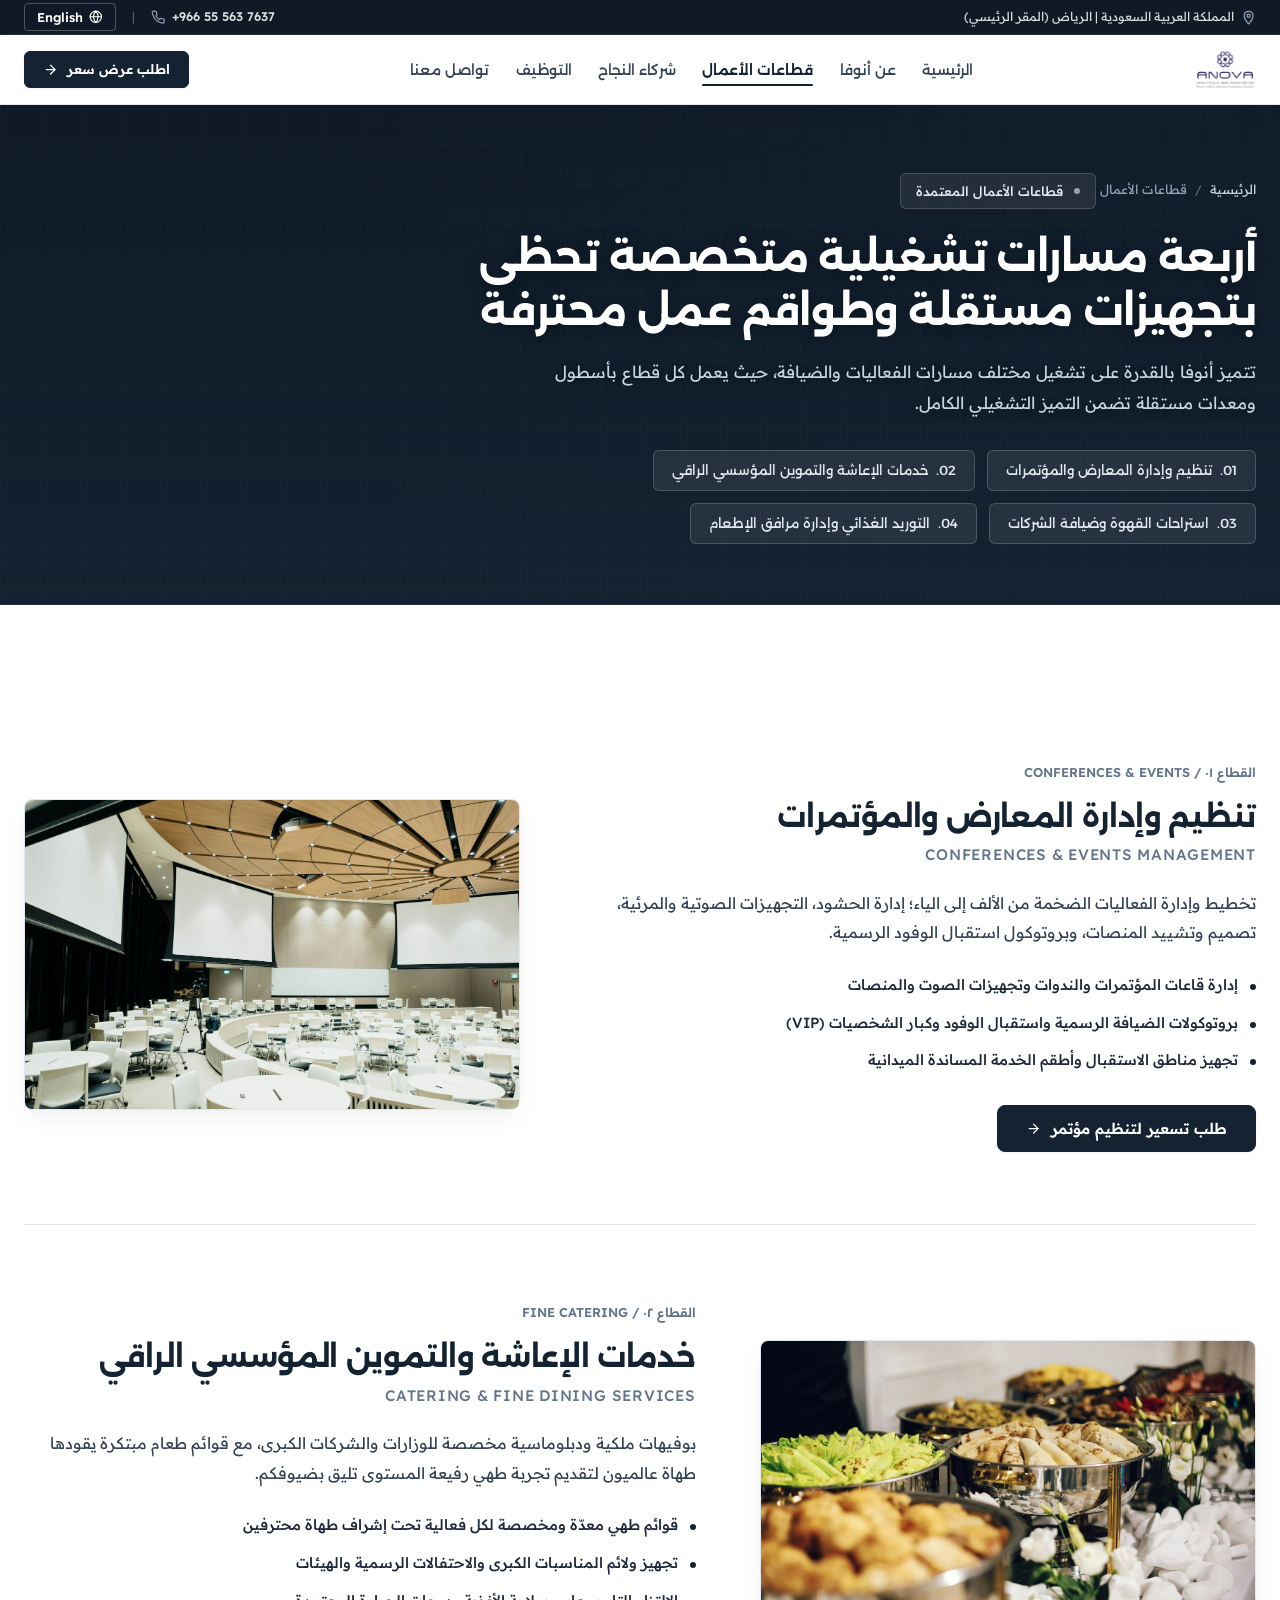
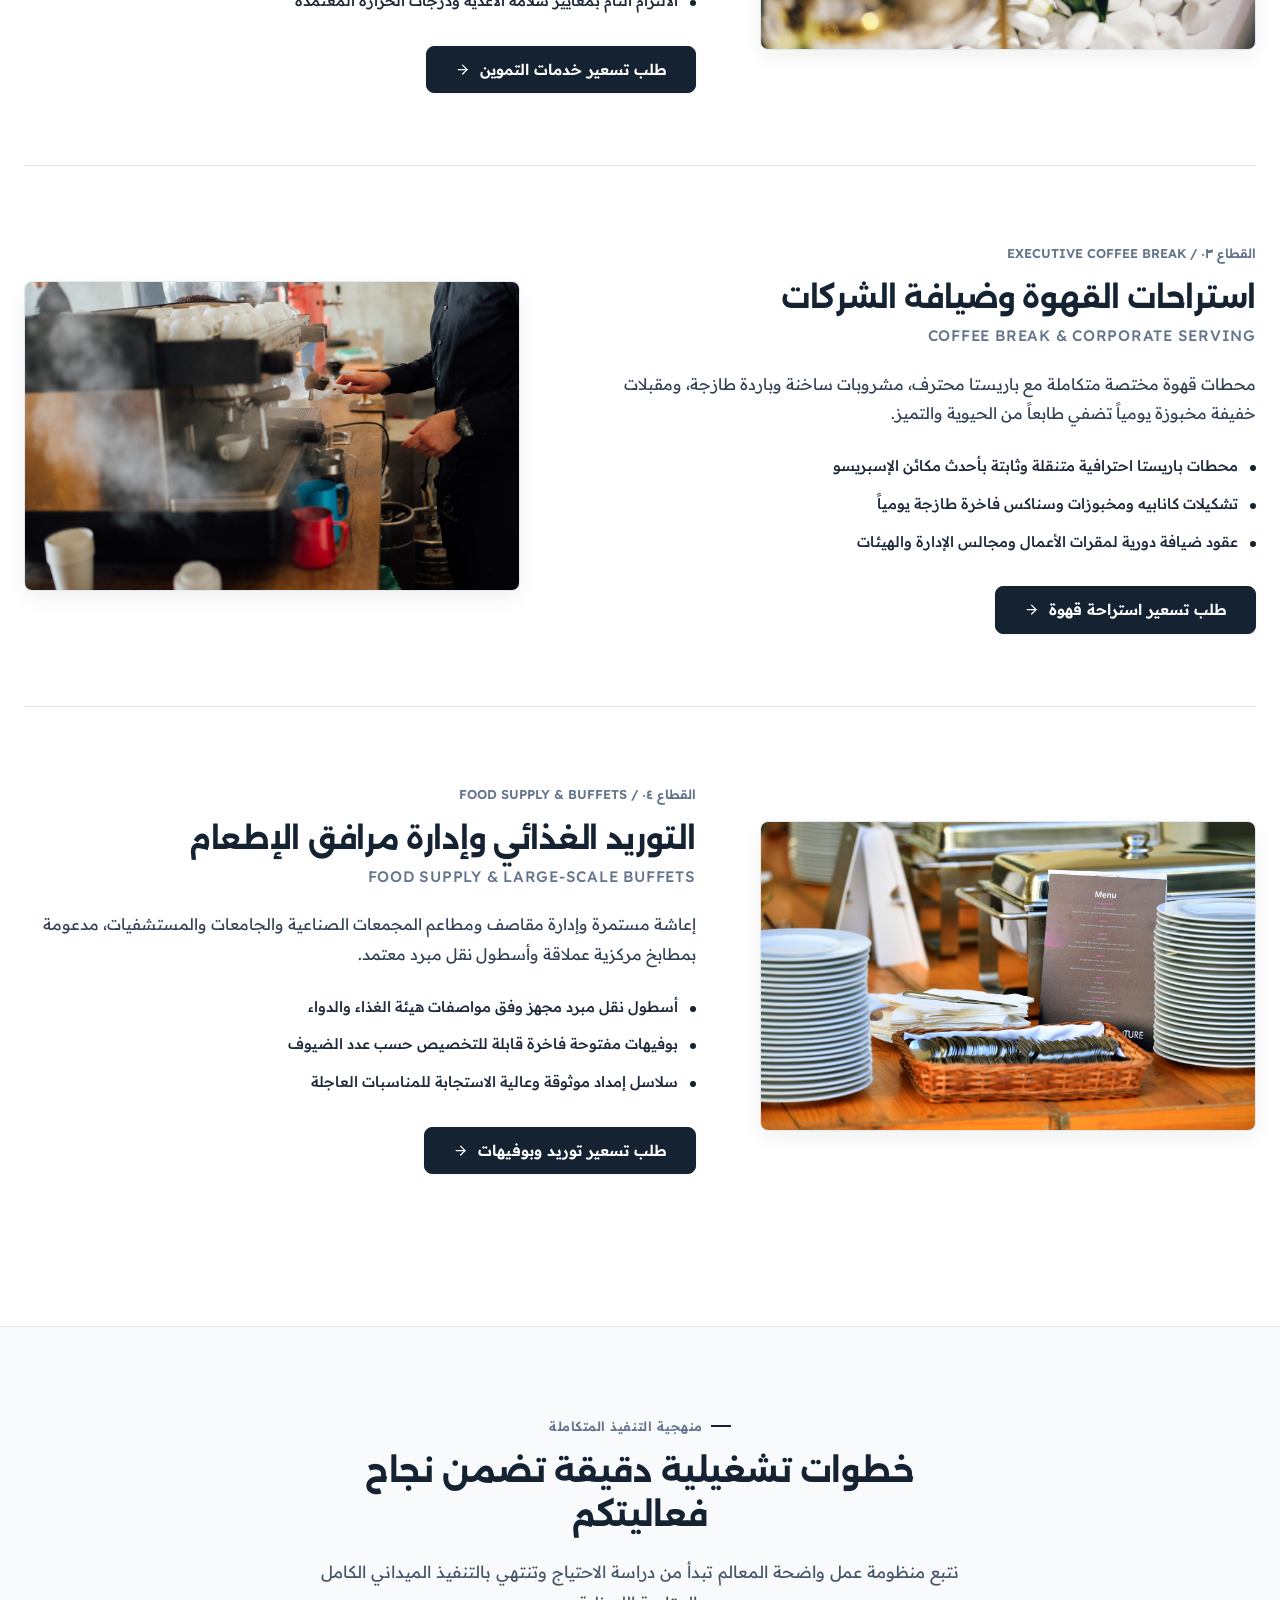
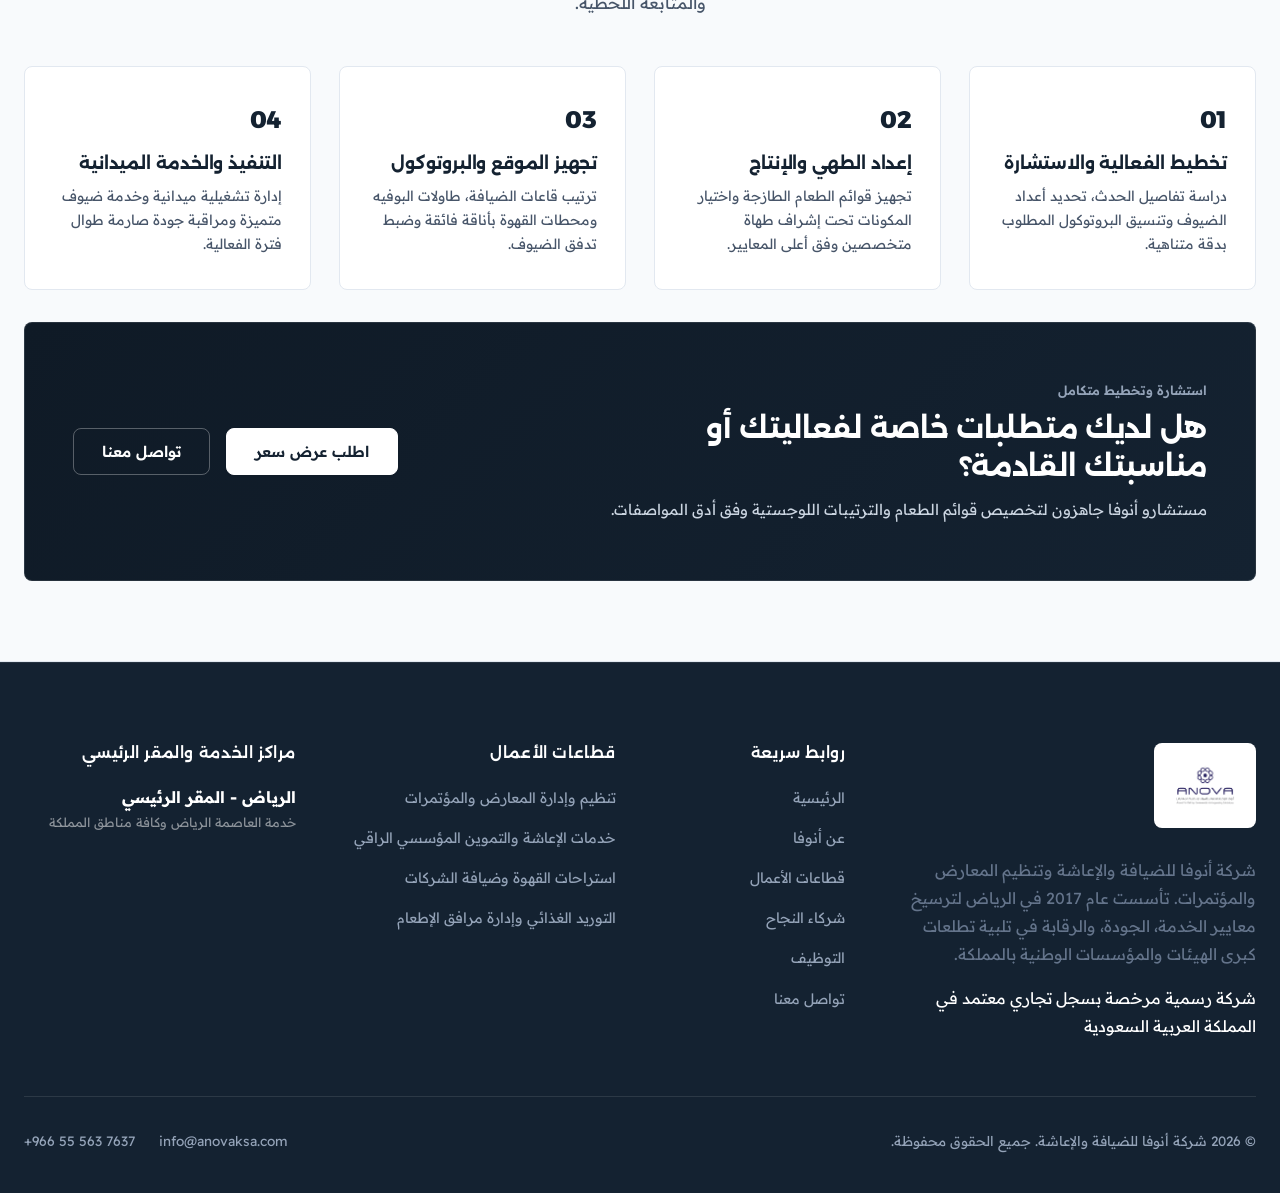
<file: services.html>
﻿<!DOCTYPE html>
<html lang="ar" dir="rtl">
<head>
  <meta charset="UTF-8">
  <meta name="viewport" content="width=device-width, initial-scale=1.0">
  <title>قطاعات الأعمال والخدمات | ANOVA Company</title>
  <meta name="description" content="استكشف قطاعات الأعمال الأربعة لشركة أنوفا: تنظيم المؤتمرات والمعارض، التموين الراقي، استراحات القهوة، والتوريد الغذائي والبوفيهات.">
  <link rel="icon" type="image/png" href="public/brand/anova-logo.png">
  <!-- Preconnect to Google Fonts for Ultra-Fast Typography Rendering -->
  <link rel="preconnect" href="https://fonts.googleapis.com">
  <link rel="preconnect" href="https://fonts.gstatic.com" crossorigin>
  <link href="https://fonts.googleapis.com/css2?family=Alexandria:wght@300;400;500;600;700;800&family=Readex+Pro:wght@300;400;500;600;700&display=swap" rel="stylesheet">
  <link rel="stylesheet" href="assets/css/styles.css?v=12">
</head>
<body data-page-key="services" data-page-title-key="nav_services">

  <!-- Top Executive Utility Bar (Appears only at top of page, scrolls naturally away) -->
  <aside class="top-bar" aria-label="Executive Information">
    <div class="container">
      <div style="display: flex; align-items: center; gap: 1.5rem;">
        <span style="display: flex; align-items: center; gap: 0.4rem;">
          <svg class="icon-svg" style="color: #94A3B8; width: 0.95rem; height: 0.95rem;" viewBox="0 0 24 24"><path d="M12 2C8.13 2 5 5.13 5 9c0 5.25 7 13 7 13s7-7.75 7-13c0-3.87-3.13-7-7-7zm0 9.5c-1.38 0-2.5-1.12-2.5-2.5s1.12-2.5 2.5-2.5 2.5 1.12 2.5 2.5-1.12 2.5-2.5 2.5z"/></svg>
          <span data-i18n="top_locations">المملكة العربية السعودية | الرياض (المقر الرئيسي)</span>
        </span>
        <span style="display: none;" class="desktop-only-inline">
          <span style="color: rgba(255,255,255,0.4);">|</span>
          <span style="margin-left: 0.75rem; margin-right: 0.75rem;" data-cms-contact="email">info@anovaksa.com</span>
        </span>
      </div>

      <div style="display: flex; align-items: center; gap: 1rem;">
        <a href="tel:+966555637637" class="dir-ltr" style="display: flex; align-items: center; gap: 0.4rem; font-weight: 600;">
          <svg class="icon-svg" style="color: #94A3B8; width: 0.9rem; height: 0.9rem;" viewBox="0 0 24 24"><path d="M22 16.92v3a2 2 0 0 1-2.18 2 19.79 19.79 0 0 1-8.63-3.07 19.5 19.5 0 0 1-6-6 19.79 19.79 0 0 1-3.07-8.67A2 2 0 0 1 4.11 2h3a2 2 0 0 1 2 1.72 12.84 12.84 0 0 0 .7 2.81 2 2 0 0 1-.45 2.11L8.09 9.91a16 16 0 0 0 6 6l1.27-1.27a2 2 0 0 1 2.11-.45 12.84 12.84 0 0 0 2.81.7A2 2 0 0 1 22 16.92z"/></svg>
          <span>+966 55 563 7637</span>
        </a>
        <span style="color: rgba(255,255,255,0.3);">|</span>
        <button class="lang-btn lang-toggle-btn" aria-label="Toggle Language">
          <svg class="icon-svg" style="width: 0.85rem; height: 0.85rem;" viewBox="0 0 24 24"><circle cx="12" cy="12" r="10"/><line x1="2" y1="12" x2="22" y2="12"/><path d="M12 2a15.3 15.3 0 0 1 4 10 15.3 15.3 0 0 1-4 10 15.3 15.3 0 0 1-4-10 15.3 15.3 0 0 1 4-10z"/></svg>
          <span class="lang-toggle-text">English</span>
        </button>
      </div>
    </div>
  </aside>

  <!-- Master Site Header: Pristine Corporate Architecture -->
  <div class="site-header-wrapper">
    <header class="main-nav" id="siteHeader">
      <div class="container">
        <!-- Official Brand Logo -->
        <a href="index.html" class="nav-brand-link" aria-label="أنوفا - الصفحة الرئيسية">
          <img src="public/brand/anova-logo.png" alt="شعار شركة أنوفا الرسمي" class="brand-logo-img">
        </a>

        <!-- Desktop Nav Links -->
        <nav aria-label="Main Navigation">
          <ul class="nav-links">
            <li><a href="index.html" class="nav-link" data-i18n="nav_home">الرئيسية</a></li>
            <li><a href="about.html" class="nav-link" data-i18n="nav_about">عن أنوفا</a></li>
            <li><a href="services.html" class="nav-link active" data-i18n="nav_services">قطاعات الأعمال</a></li>
            <li><a href="partners.html" class="nav-link" data-i18n="nav_partners">شركاء النجاح</a></li>
            <li><a href="careers.html" class="nav-link" data-i18n="nav_careers">التوظيف</a></li>
            <li><a href="contact.html" class="nav-link" data-i18n="nav_contact">تواصل معنا</a></li>
          </ul>
        </nav>

        <!-- Action Buttons -->
        <div class="nav-actions">
          <button class="btn btn-primary open-quote-modal">
            <span data-i18n="cta_quote">طلب عرض سعر</span>
            <svg class="icon-svg" style="width: 0.95rem; height: 0.95rem;" viewBox="0 0 24 24"><line x1="5" y1="12" x2="19" y2="12"/><polyline points="12 5 19 12 12 19"/></svg>
          </button>
          <button class="hamburger-btn" aria-label="Open mobile menu">
            <svg class="icon-svg" style="width: 1.75rem; height: 1.75rem;" viewBox="0 0 24 24"><line x1="3" y1="12" x2="21" y2="12"/><line x1="3" y1="6" x2="21" y2="6"/><line x1="3" y1="18" x2="21" y2="18"/></svg>
          </button>
        </div>
      </div>
    </header>
  </div>

  <!-- Mobile Navigation Drawer -->
  <div class="drawer-overlay"></div>
  <aside class="mobile-drawer">
    <div>
      <div style="display: flex; align-items: center; justify-content: space-between; margin-bottom: 2rem;">
        <img src="public/brand/anova-logo.png" alt="ANOVA Logo" style="height: 3.5rem;">
        <button class="drawer-close-btn" style="background: none; border: none; font-size: 1.5rem; cursor: pointer; color: var(--midnight-dark);">✕</button>
      </div>
      <ul style="list-style: none; display: flex; flex-direction: column; gap: 1.25rem;">
        <li><a href="index.html" style="font-weight: 600; color: #334155;" data-i18n="nav_home">الرئيسية</a></li>
        <li><a href="about.html" style="font-weight: 600; color: #334155;" data-i18n="nav_about">عن أنوفا</a></li>
        <li><a href="services.html" style="font-weight: 700; color: var(--primary-navy);" data-i18n="nav_services">قطاعات الأعمال</a></li>
        <li><a href="partners.html" style="font-weight: 600; color: #334155;" data-i18n="nav_partners">شركاء النجاح</a></li>
        <li><a href="careers.html" style="font-weight: 600; color: #334155;" data-i18n="nav_careers">التوظيف</a></li>
        <li><a href="contact.html" style="font-weight: 600; color: #334155;" data-i18n="nav_contact">تواصل معنا</a></li>
      </ul>
    </div>
    <div style="margin-top: 2rem;">
      <button class="btn btn-primary open-quote-modal" style="width: 100%; margin-bottom: 1rem; justify-content: center;">
        <span data-i18n="cta_quote">طلب عرض سعر</span>
      </button>
      <button class="lang-btn lang-toggle-btn" style="width: 100%; border-color: var(--brand-grey-light); color: var(--midnight-dark); justify-content: center;">
        <span class="lang-toggle-text">English</span>
      </button>
    </div>
  </aside>

  <!-- ==========================================================================
       1. UNIFIED INTERNAL PAGE HERO
       ========================================================================= -->
  <section class="internal-page-hero">
    <div class="container">
      <div class="internal-hero-inner">
        <!-- Breadcrumbs -->
        <nav class="internal-breadcrumbs" aria-label="Breadcrumb">
          <a href="index.html" data-i18n="nav_home">الرئيسية</a>
          <span class="crumb-sep">/</span>
          <span data-i18n="nav_services">قطاعات الأعمال</span>
        </nav>

        <!-- Kicker Badge -->
        <div class="internal-hero-kicker">
          <span class="kicker-dot"></span>
          <span data-i18n="services_tag">قطاعات الأعمال المعتمدة • حلول تشغيلية متكاملة</span>
        </div>

        <!-- Title & Subtitle -->
        <h1 class="internal-hero-title" data-i18n="services_title">أربعة قطاعات متخصصة تحظى بتجهيزات مستقلة واهتمام متكافئ</h1>
        <p class="internal-hero-desc" data-i18n="services_subtitle">
          تتميز أنوفا بشمولية خدماتها؛ حيث يحظى كل قطاع بتجهيزات لوجستية مستقلة وطواقم عمل متخصصة تضمن أعلى معايير الجودة والاحترافية.
        </p>

        <!-- Quick Jump Links Strip -->
        <div class="sector-jump-nav" aria-label="الانتقال المباشر للقطاعات">
          <a href="#sec-events" class="sector-jump-link">
            <span>01.</span>
            <span data-i18n="sec1_title">تنظيم المعارض والمؤتمرات</span>
          </a>
          <a href="#sec-catering" class="sector-jump-link">
            <span>02.</span>
            <span data-i18n="sec2_title">خدمات الإعاشة والتموين الراقي</span>
          </a>
          <a href="#sec-coffee" class="sector-jump-link">
            <span>03.</span>
            <span data-i18n="sec3_title">استراحات القهوة وضيافة الشركات</span>
          </a>
          <a href="#sec-supply" class="sector-jump-link">
            <span>04.</span>
            <span data-i18n="sec5_title">التوريد الغذائي والبوفيهات المفتوحة</span>
          </a>
        </div>
      </div>
    </div>
  </section>

  <!-- ==========================================================================
       2. FOUR DISTINCT BUSINESS SECTOR SHOWCASES
       ========================================================================== -->
  <section class="internal-section bg-corporate-white">
    <div class="container">

      <!-- Sector 01: Conferences & Events -->
      <div id="sec-events" class="sector-showcase-strip">
        <div class="sector-text-side">
          <div class="sector-spec-tag" data-i18n="sec1_tag">القطاع ٠١ / CONFERENCES & EVENTS</div>
          <h2 class="sector-title-ar" data-i18n="sec1_title">تنظيم المعارض والمؤتمرات الدولية</h2>
          <div class="sector-title-en" data-i18n="sec1_en">Conferences & Events Management</div>
          <p class="sector-narrative" data-i18n="sec1_desc">
            التخطيط المتكامل للفعاليات والندوات والمؤتمرات الرسمية، وتجهيز القاعات، وإدارة طواقم الاستقبال والتشريفات لكبار الشخصيات (VIP) بأعلى درجات الانضباط والجاهزية.
          </p>

          <ul class="sector-specs-list">
            <li class="sector-spec-item">
              <span class="sector-spec-bullet"></span>
              <span data-i18n="sec1_sub1">إدارة قاعات المؤتمرات والندوات وتجهيزات الصوت والمنصات</span>
            </li>
            <li class="sector-spec-item">
              <span class="sector-spec-bullet"></span>
              <span data-i18n="sec1_sub2">بروتوكولات الضيافة الرسمية واستقبال الوفود وكبار الشخصيات (VIP)</span>
            </li>
            <li class="sector-spec-item">
              <span class="sector-spec-bullet"></span>
              <span data-i18n="sec1_sub3">تجهيز مناطق الاستقبال وأطقم الخدمة المساندة الميدانية</span>
            </li>
          </ul>

          <button class="btn btn-primary open-quote-modal" data-sector="Events Organization">
            <span data-i18n="sec1_quote_btn">طلب تسعير لتنظيم مؤتمر</span>
            <svg class="icon-svg" style="width: 0.95rem; height: 0.95rem;" viewBox="0 0 24 24"><line x1="5" y1="12" x2="19" y2="12"/><polyline points="12 5 19 12 12 19"/></svg>
          </button>
        </div>

        <div class="sector-visual-side">
          <div class="sector-visual-box">
            <img src="public/sec-events.jpg" alt="تنظيم المؤتمرات والمعارض - شركة أنوفا" loading="lazy">
          </div>
        </div>
      </div>

      <!-- Sector 02: Fine Catering (Reverse Layout) -->
      <div id="sec-catering" class="sector-showcase-strip reverse">
        <div class="sector-text-side">
          <div class="sector-spec-tag" data-i18n="sec2_tag">القطاع ٠٢ / FINE CATERING</div>
          <h2 class="sector-title-ar" data-i18n="sec2_title">خدمات الإعاشة والتموين الراقي</h2>
          <div class="sector-title-en" data-i18n="sec2_en">Catering & Fine Dining Services</div>
          <p class="sector-narrative" data-i18n="sec2_desc">
            إعداد وتصميم أرقى قوائم الطعام الشرقية والعالمية للمآدب والمناسبات الرسمية والخاصة، مع تقديم يعكس كرم الضيافة وأناقة الطرح بمعايير فندقية فائقة.
          </p>

          <ul class="sector-specs-list">
            <li class="sector-spec-item">
              <span class="sector-spec-bullet"></span>
              <span data-i18n="sec2_sub1">قوائم طهي معدّة ومخصصة لكل فعالية تحت إشراف طهاة محترفين</span>
            </li>
            <li class="sector-spec-item">
              <span class="sector-spec-bullet"></span>
              <span data-i18n="sec2_sub2">تجهيز ولائم المناسبات الكبرى والاحتفالات الرسمية والهيئات</span>
            </li>
            <li class="sector-spec-item">
              <span class="sector-spec-bullet"></span>
              <span data-i18n="sec2_sub3">الالتزام التام بمعايير سلامة الأغذية ودرجات الحرارة المعتمدة</span>
            </li>
          </ul>

          <button class="btn btn-primary open-quote-modal" data-sector="Catering Services">
            <span data-i18n="sec2_quote_btn">طلب تسعير خدمات التموين</span>
            <svg class="icon-svg" style="width: 0.95rem; height: 0.95rem;" viewBox="0 0 24 24"><line x1="5" y1="12" x2="19" y2="12"/><polyline points="12 5 19 12 12 19"/></svg>
          </button>
        </div>

        <div class="sector-visual-side">
          <div class="sector-visual-box">
            <img src="public/sec-catering.jpg" alt="خدمات الإعاشة والتموين الراقي - شركة أنوفا" loading="lazy">
          </div>
        </div>
      </div>

      <!-- Sector 03: Executive Coffee Break -->
      <div id="sec-coffee" class="sector-showcase-strip">
        <div class="sector-text-side">
          <div class="sector-spec-tag" data-i18n="sec3_tag">القطاع ٠٣ / EXECUTIVE COFFEE BREAK</div>
          <h2 class="sector-title-ar" data-i18n="sec3_title">استراحات القهوة وضيافة الشركات</h2>
          <div class="sector-title-en" data-i18n="sec3_en">Coffee Break & Corporate Serving</div>
          <p class="sector-narrative" data-i18n="sec3_desc">
            محطات قهوة مختصة متكاملة وباريستا محترفون، مع تشكيلة من المخبوزات والمقبلات الطازجة لاجتماعات مجالس الإدارة والملتقيات الدورية.
          </p>

          <ul class="sector-specs-list">
            <li class="sector-spec-item">
              <span class="sector-spec-bullet"></span>
              <span data-i18n="sec3_sub1">محطات باريستا احترافية متنقلة وثابتة بأحدث مكائن الإسبريسو</span>
            </li>
            <li class="sector-spec-item">
              <span class="sector-spec-bullet"></span>
              <span data-i18n="sec3_sub2">تشكيلات كانابيه ومخبوزات وسناكس فاخرة طازجة يومياً</span>
            </li>
            <li class="sector-spec-item">
              <span class="sector-spec-bullet"></span>
              <span data-i18n="sec3_sub3">عقود ضيافة دورية لمقرات الأعمال ومجالس الإدارة والهيئات</span>
            </li>
          </ul>

          <button class="btn btn-primary open-quote-modal" data-sector="Coffee Break">
            <span data-i18n="sec3_quote_btn">طلب تسعير استراحة قهوة</span>
            <svg class="icon-svg" style="width: 0.95rem; height: 0.95rem;" viewBox="0 0 24 24"><line x1="5" y1="12" x2="19" y2="12"/><polyline points="12 5 19 12 12 19"/></svg>
          </button>
        </div>

        <div class="sector-visual-side">
          <div class="sector-visual-box">
            <img src="public/sec-coffee.jpg" alt="استراحات القهوة وضيافة الشركات - شركة أنوفا" loading="lazy">
          </div>
        </div>
      </div>

      <!-- Sector 04: Food Supply & Buffets (Reverse Layout) -->
      <div id="sec-supply" class="sector-showcase-strip reverse">
        <div class="sector-text-side">
          <div class="sector-spec-tag" data-i18n="sec4_tag">القطاع ٠٤ / FOOD SUPPLY & BUFFETS</div>
          <h2 class="sector-title-ar" data-i18n="sec5_title">التوريد الغذائي والبوفيهات المفتوحة</h2>
          <div class="sector-title-en" data-i18n="sec5_en">Food Supply & Large-Scale Buffets</div>
          <p class="sector-narrative" data-i18n="sec5_desc">
            تأمين سلاسل التوريد الغذائي وإعداد البوفيهات الكبرى بأرقى المعايير الجمالية مع الحفاظ على درجات الحرارة والجودة في أصعب الظروف اللوجستية.
          </p>

          <ul class="sector-specs-list">
            <li class="sector-spec-item">
              <span class="sector-spec-bullet"></span>
              <span data-i18n="sec5_sub1">أسطول نقل مبرد مجهز وفق مواصفات هيئة الغذاء والدواء</span>
            </li>
            <li class="sector-spec-item">
              <span class="sector-spec-bullet"></span>
              <span data-i18n="sec5_sub2">بوفيهات مفتوحة فاخرة قابلة للتخصيص حسب عدد الضيوف</span>
            </li>
            <li class="sector-spec-item">
              <span class="sector-spec-bullet"></span>
              <span data-i18n="sec5_sub3">سلاسل إمداد موثوقة وعالية الاستجابة للمناسبات العاجلة</span>
            </li>
          </ul>

          <button class="btn btn-primary open-quote-modal" data-sector="Food Supply & Buffets">
            <span data-i18n="sec4_quote_btn">طلب تسعير توريد وبوفيهات</span>
            <svg class="icon-svg" style="width: 0.95rem; height: 0.95rem;" viewBox="0 0 24 24"><line x1="5" y1="12" x2="19" y2="12"/><polyline points="12 5 19 12 12 19"/></svg>
          </button>
        </div>

        <div class="sector-visual-side">
          <div class="sector-visual-box">
            <img src="public/sec-supply.jpg" alt="التوريد الغذائي والبوفيهات المفتوحة - شركة أنوفا" loading="lazy">
          </div>
        </div>
      </div>

    </div>
  </section>

  <!-- ==========================================================================
       3. SECTION: 4-STEP OPERATIONAL METHODOLOGY
       ========================================================================== -->
  <section class="internal-section bg-corporate-light">
    <div class="container">
      <div style="text-align: center; max-width: 680px; margin: 0 auto;">
        <span class="internal-block-kicker" data-i18n="services_wf_kicker">منهجية التنفيذ المتكاملة</span>
        <h2 class="internal-section-title" data-i18n="services_wf_title">خطوات تشغيلية دقيقة تضمن نجاح فعاليتكم</h2>
        <p class="internal-section-lead" data-i18n="services_wf_lead">نتبع منظومة عمل واضحة المعالم تبدأ من دراسة الاحتياج وتنتهي بالتنفيذ الميداني الكامل والمتابعة اللحظية.</p>
      </div>

      <div class="workflow-corporate-grid">
        <!-- Step 01 -->
        <div class="workflow-step-box">
          <div class="workflow-step-num">01</div>
          <h3 class="workflow-step-title" data-i18n="services_wf1_title">تخطيط الفعالية والاستشارة</h3>
          <p class="workflow-step-desc" data-i18n="services_wf1_desc">دراسة تفاصيل الحدث، تحديد أعداد الضيوف وتنسيق البروتوكول المطلوب بدقة متناهية.</p>
        </div>

        <!-- Step 02 -->
        <div class="workflow-step-box">
          <div class="workflow-step-num">02</div>
          <h3 class="workflow-step-title" data-i18n="services_wf2_title">إعداد الطهي والإنتاج</h3>
          <p class="workflow-step-desc" data-i18n="services_wf2_desc">تجهيز قوائم الطعام الطازجة واختيار المكونات تحت إشراف طهاة متخصصين وفق أعلى المعايير.</p>
        </div>

        <!-- Step 03 -->
        <div class="workflow-step-box">
          <div class="workflow-step-num">03</div>
          <h3 class="workflow-step-title" data-i18n="services_wf3_title">تجهيز الموقع والبروتوكول</h3>
          <p class="workflow-step-desc" data-i18n="services_wf3_desc">ترتيب قاعات الضيافة، طاولات البوفيه ومحطات القهوة بأناقة فائقة وضبط تدفق الضيوف.</p>
        </div>

        <!-- Step 04 -->
        <div class="workflow-step-box">
          <div class="workflow-step-num">04</div>
          <h3 class="workflow-step-title" data-i18n="services_wf4_title">التنفيذ والخدمة الميدانية</h3>
          <p class="workflow-step-desc" data-i18n="services_wf4_desc">إدارة تشغيلية ميدانية وخدمة ضيوف متميزة ومراقبة جودة صارمة طوال فترة الفعالية.</p>
        </div>
      </div>

      <!-- Unified Corporate Call-to-Action Banner -->
      <div class="corporate-cta-banner">
        <div class="corporate-cta-lead">
          <span class="corporate-cta-tag" data-i18n="services_cta_tag">استشارة وتخطيط متكامل</span>
          <h3 class="corporate-cta-title" data-i18n="services_cta_title">هل لديك متطلبات خاصة لفعاليتك أو مناسبتك القادمة؟</h3>
          <p class="corporate-cta-desc" data-i18n="services_cta_desc">مستشارو أنوفا جاهزون لتخصيص قوائم الطعام والترتيبات اللوجستية وفق أدق المواصفات.</p>
        </div>
        <div class="corporate-cta-actions">
          <button class="btn btn-primary open-quote-modal" style="background-color: #FFFFFF; color: #142231; border-color: #FFFFFF;">
            <span data-i18n="cta_quote">طلب عرض سعر</span>
          </button>
          <a href="contact.html" class="btn btn-outline" style="border-color: rgba(255,255,255,0.3); color: #FFFFFF;" data-i18n="nav_contact">
            تواصل معنا
          </a>
        </div>
      </div>
    </div>
  </section>

  <!-- ==========================================================================
       4. UNIFIED CORPORATE FOOTER
       ========================================================================== -->
  <footer class="footer-corporate">
    <div class="container">
      <div class="footer-grid">
        
        <!-- Corporate Identity & Mission -->
        <div>
          <div class="footer-logo-badge">
            <img src="public/brand/anova-logo.png" alt="شعار شركة أنوفا الرسمي" class="brand-logo-img">
          </div>
          <p class="footer-desc" data-i18n="footer_about">
            شركة أنوفا للضيافة والإعاشة وتنظيم المعارض والمؤتمرات. تأسست عام 2017 في الرياض لترسيخ معايير الخدمة، الجودة، والرقابة في تلبية تطلعات كبرى الهيئات والمؤسسات الوطنية بالمملكة.
          </p>
          <div class="footer-cr-badge" data-i18n="footer_cr">
            شركة رسمية مرخصة بسجل تجاري معتمد في المملكة العربية السعودية
          </div>
        </div>

        <!-- Quick Links -->
        <div>
          <h4 class="footer-title" data-i18n="footer_quick_links">روابط سريعة</h4>
          <ul class="footer-links">
            <li><a href="index.html" data-i18n="nav_home">الرئيسية</a></li>
            <li><a href="about.html" data-i18n="nav_about">عن أنوفا</a></li>
            <li><a href="services.html" data-i18n="nav_services">قطاعات الأعمال</a></li>
            <li><a href="partners.html" data-i18n="nav_partners">شركاء النجاح</a></li>
            <li><a href="careers.html" data-i18n="nav_careers">التوظيف</a></li>
            <li><a href="contact.html" data-i18n="nav_contact">تواصل معنا</a></li>
          </ul>
        </div>

        <!-- Business Sectors -->
        <div>
          <h4 class="footer-title" data-i18n="footer_services">قطاعات الأعمال</h4>
          <ul class="footer-links">
            <li><a href="services.html#sec-events" data-i18n="sec1_title">تنظيم المعارض والمؤتمرات</a></li>
            <li><a href="services.html#sec-catering" data-i18n="sec2_title">خدمات الإعاشة والتموين الراقي</a></li>
            <li><a href="services.html#sec-coffee" data-i18n="sec3_title">استراحات القهوة وضيافة الشركات</a></li>
            <li><a href="services.html#sec-supply" data-i18n="sec5_title">التوريد الغذائي والبوفيهات المفتوحة</a></li>
          </ul>
        </div>

        <!-- Regional Service Centers -->
        <div>
          <h4 class="footer-title" data-i18n="footer_branches">مراكز الخدمة والمقر الرئيسي</h4>
          <div class="footer-branches-stack">
            <div>
              <div style="font-weight: 700; color: var(--pure-white);" data-i18n="footer_branch_riyadh">الرياض - المقر الرئيسي</div>
              <div style="font-size: 0.8rem; color: rgba(255,255,255,0.5);" data-i18n="footer_branch_riyadh_sub">خدمة العاصمة الرياض وكافة مناطق المملكة</div>
            </div>
          </div>
        </div>

      </div>

      <!-- Bottom Credits & Rights -->
      <div class="footer-bottom">
        <div data-i18n="footer_rights">
          © 2026 شركة أنوفا للضيافة والإعاشة. جميع الحقوق محفوظة.
        </div>
        <div style="display: flex; align-items: center; gap: 1.5rem;">
          <a href="mailto:info@anovaksa.com">info@anovaksa.com</a>
          <a href="tel:+966555637637" class="dir-ltr">+966 55 563 7637</a>
        </div>
      </div>

    </div>
  </footer>

  <!-- Universal Quotation Modal -->
  <div class="modal-overlay" id="quoteModal">
    <div class="modal-content">
      <div style="display: flex; align-items: center; justify-content: space-between; margin-bottom: 1.5rem; border-bottom: 1px solid var(--brand-grey-light); padding-bottom: 1rem;">
        <h3 style="font-size: 1.35rem; color: var(--primary-navy);" data-i18n="modal_title">طلب عرض سعر مخصص</h3>
        <button class="modal-close-btn" style="background: none; border: none; font-size: 1.5rem; cursor: pointer; color: var(--brand-grey);">✕</button>
      </div>

      <form class="ajax-inquiry-form" data-form-type="quote_request" data-source-form="quote_modal">
        <div class="form-row-2">
          <div class="form-group">
            <label class="form-label" data-i18n="f_name">الاسم الكريم / الجهة</label>
            <input type="text" name="full_name" class="form-control" required placeholder="مثال: شركة / هيئة...">
          </div>
          <div class="form-group">
            <label class="form-label" data-i18n="f_phone">رقم الجوال</label>
            <input type="tel" name="phone" class="form-control dir-ltr" required placeholder="05xxxxxxxx">
          </div>
        </div>

        <div class="form-group">
          <label class="form-label" data-i18n="f_sector">قطاع الخدمة المطلوب</label>
          <select name="sector" class="form-control" required>
            <option value="" disabled selected data-i18n="f_sector_placeholder">اختر قطاع الخدمة...</option>
            <option value="Events Organization" data-i18n="sec1_title">تنظيم المعارض والمؤتمرات</option>
            <option value="Catering Services" data-i18n="sec2_title">خدمات الإعاشة والتموين الراقي</option>
            <option value="Coffee Break" data-i18n="sec3_title">استراحات القهوة وضيافة الشركات</option>
            <option value="Food Supply & Buffets" data-i18n="sec5_title">التوريد الغذائي والبوفيهات المفتوحة</option>
          </select>
        </div>

        <div class="form-row-2">
          <div class="form-group">
            <label class="form-label" data-i18n="f_guests">العدد المتوقع</label>
            <input type="text" name="guests_count" class="form-control" placeholder="مثال: 250 ضيف">
          </div>
          <div class="form-group">
            <label class="form-label" data-i18n="f_date">التاريخ المتوقع</label>
            <input type="date" name="event_date" class="form-control">
          </div>
        </div>

        <div class="form-group">
          <label class="form-label" data-i18n="f_details">تفاصيل الفعالية / المتطلبات</label>
          <textarea name="details" rows="3" class="form-control" placeholder="يرجى كتابة أي اشتراطات خاصة بالضيافة أو التموين..."></textarea>
        </div>

        <button type="submit" class="btn btn-primary" style="width: 100%; padding: 0.95rem; font-size: 1rem; font-weight: 700;">
          <span data-i18n="f_submit_btn">إرسال طلب التسعير</span>
        </button>
      </form>
    </div>
  </div>

  <script src="assets/js/supabase-config.js?v=6"></script>
  <script src="assets/js/main.js?v=6"></script>
</body>
</html>
</file>
<file: assets/css/styles.css>
/* ==========================================================================
   ANOVA UNITED COMPANY (أنوفا المتحدة للضيافة والإعاشة وتنظيم المعارض)
   Official Master Stylesheet — Modern Corporate / Minimal / Professional
   Palette:
     --primary-navy:   #1D3147
     --brand-accent:   #5A5684
     --secondary-text: #64748B
     --light-bg:       #F5F7FA
     --pure-white:     #FFFFFF
   Typography Architecture:
     Arabic:   IBM Plex Sans Arabic (All Headings, Body & UI)
     English:  Inter (English Text, UI, Numbers & Tabular Data)
   ========================================================================== */

:root {
  /* Approved Matte Corporate Color System */
  --primary-navy: #142231;
  --primary-navy-dark: #0F1A26;
  --primary-navy-light: #22364C;
  --brand-accent: #4B5E74;
  --brand-accent-hover: #37475A;
  --brand-accent-light: rgba(75, 94, 116, 0.10);
  --text-primary: #0F172A;
  --text-secondary: #475569;
  --secondary-text: #475569;
  --light-bg: #F8FAFC;
  --pure-white: #FFFFFF;
  --border-subtle: #E2E8F0;
  --border-focus: #142231;
  --brand-grey: #64748B;
  --brand-grey-light: #E2E8F0;
  --brand-grey-dark: #334155;
  --midnight-dark: #142231;
  --deep-indigo: #142231;
  --warm-gold: #4B5E74; /* Matte Corporate Slate */
  --warm-gold-hover: #37475A;
  --warm-gold-light: rgba(75, 94, 116, 0.10);
  --hero-overlay-opacity: 0.78;

  /* Typographic Design Tokens: Alexandria (Headings & Brand) + Readex Pro (Interface & Reading) */
  --font-heading-ar: 'Alexandria', -apple-system, BlinkMacSystemFont, sans-serif;
  --font-body-ar: 'Readex Pro', -apple-system, BlinkMacSystemFont, sans-serif;
  --font-heading-en: 'Alexandria', -apple-system, BlinkMacSystemFont, sans-serif;
  --font-body-en: 'Readex Pro', -apple-system, BlinkMacSystemFont, sans-serif;
  
  --shadow-sm: 0 1px 3px 0 rgba(15, 23, 42, 0.05);
  --shadow-md: 0 4px 10px -2px rgba(15, 23, 42, 0.07), 0 2px 4px -2px rgba(15, 23, 42, 0.04);
  --shadow-lg: 0 12px 24px -4px rgba(15, 23, 42, 0.08), 0 4px 8px -2px rgba(15, 23, 42, 0.03);
  --shadow-gold: 0 4px 12px rgba(90, 86, 132, 0.15);

  --transition-fast: 0.2s cubic-bezier(0.16, 1, 0.3, 1);
  --transition-normal: 0.28s cubic-bezier(0.16, 1, 0.3, 1);
  --transition-slow: 0.4s cubic-bezier(0.16, 1, 0.3, 1);
}

/* Base & Reset */
*, *::before, *::after {
  box-sizing: border-box;
  margin: 0;
  padding: 0;
}

html {
  scroll-behavior: smooth;
  font-size: 16px;
  -webkit-text-size-adjust: 100%;
  overflow-x: hidden;
  max-width: 100%;
}

body {
  font-family: var(--font-body-ar);
  color: var(--text-primary);
  background-color: var(--pure-white);
  line-height: 1.75;
  overflow-x: hidden;
  max-width: 100%;
  width: 100%;
  text-rendering: optimizeLegibility;
  -webkit-font-smoothing: antialiased;
}

html[lang="en"] body {
  font-family: var(--font-body-en);
}

/* Selection */
::selection {
  background-color: var(--brand-accent);
  color: var(--pure-white);
}

/* Typography Scale */
h1, h2, h3, h4, h5, h6 {
  font-family: var(--font-heading-ar);
  color: var(--primary-navy);
  font-weight: 700;
  line-height: 1.3;
  letter-spacing: -0.01em;
}

html[lang="en"] h1,
html[lang="en"] h2,
html[lang="en"] h3,
html[lang="en"] h4,
html[lang="en"] h5,
html[lang="en"] h6 {
  font-family: var(--font-heading-en);
  letter-spacing: -0.02em;
}

h1 { font-size: clamp(2rem, 4vw + 1rem, 3.5rem); }
h2 { font-size: clamp(1.75rem, 3vw + 0.5rem, 2.75rem); }
h3 { font-size: clamp(1.25rem, 2vw + 0.25rem, 1.75rem); }
h4 { font-size: 1.25rem; }
h5 { font-size: 1.1rem; }
h6 { font-size: 0.95rem; }

p {
  color: var(--brand-grey);
  margin-bottom: 1rem;
}

p:last-child {
  margin-bottom: 0;
}

a {
  color: inherit;
  text-decoration: none;
  transition: color var(--transition-fast);
}

img {
  max-width: 100%;
  height: auto;
  display: block;
}

button, input, select, textarea {
  font-family: inherit;
  font-size: inherit;
}

/* Layout Utilities */
.container {
  width: 100%;
  max-width: 1280px;
  margin-left: auto;
  margin-right: auto;
  padding-left: 1.5rem;
  padding-right: 1.5rem;
}

.section-spacing {
  padding-top: 5rem;
  padding-bottom: 5rem;
}

@media (min-width: 1024px) {
  .section-spacing {
    padding-top: 7rem;
    padding-bottom: 7rem;
  }
}

/* Brand Color Utility Classes */
.bg-navy { background-color: var(--primary-navy); }
.bg-indigo { background-color: var(--deep-indigo); }
.bg-gold { background-color: var(--warm-gold); }
.bg-dark { background-color: var(--midnight-dark); }
.bg-light { background-color: var(--light-bg); }
.bg-white { background-color: var(--pure-white); }

.text-navy { color: var(--primary-navy); }
.text-indigo { color: var(--deep-indigo); }
.text-gold { color: var(--warm-gold); }
.text-dark { color: var(--midnight-dark); }
.text-grey { color: var(--brand-grey); }
.text-white { color: var(--pure-white); }

/* Accent Lines & Badges */
.gold-line {
  height: 3px;
  width: 36px;
  background-color: var(--brand-accent);
  border-radius: 2px;
  margin-bottom: 1.25rem;
}

.gold-line.center {
  margin-left: auto;
  margin-right: auto;
}

/* ==========================================================================
   HEADER & NAVIGATION ARCHITECTURE (SMART HIDE-ON-SCROLL-DOWN / REVEAL-ON-SCROLL-UP)
   ========================================================================== */

/* Top Executive Utility Bar (Appears only at top of page, scrolls naturally away) */
.top-bar {
  background-color: var(--primary-navy-dark);
  color: rgba(255, 255, 255, 0.85);
  font-size: 0.8rem;
  border-bottom: 1px solid rgba(255, 255, 255, 0.08);
  position: relative;
  z-index: 100;
  transition: background-color var(--transition-normal);
}

/* Semi-transparent Top Bar over Homepage Hero */
.top-bar.top-bar-over-hero {
  position: absolute;
  top: 0;
  left: 0;
  right: 0;
  width: 100%;
  background-color: rgba(19, 34, 50, 0.55);
  backdrop-filter: blur(8px);
  -webkit-backdrop-filter: blur(8px);
  border-bottom: 1px solid rgba(255, 255, 255, 0.08);
  z-index: 100;
}

.top-bar .container {
  display: flex;
  align-items: center;
  justify-content: space-between;
  height: 2.15rem;
  font-size: 0.78rem;
}

.top-bar a:hover {
  color: var(--pure-white);
  opacity: 0.95;
}

/* Header Wrapper: Guarantees exact 4.35rem space reservation to prevent any Layout Shift (CLS) */
.site-header-wrapper {
  position: relative;
  width: 100%;
  height: 4.35rem;
  z-index: 1000;
}

/* Positioned directly under top-bar over Cinematic Hero on Homepage */
.site-header-wrapper.header-over-hero {
  position: absolute;
  top: 2.15rem;
  left: 0;
  right: 0;
}

/* Main Navigation Bar */
.main-nav {
  position: relative;
  width: 100%;
  background-color: var(--pure-white);
  border-bottom: 1px solid var(--brand-grey-light);
  box-shadow: var(--shadow-sm);
  transition: transform 0.35s cubic-bezier(0.16, 1, 0.3, 1),
              background-color 0.35s ease,
              border-color 0.35s ease,
              box-shadow 0.35s ease;
  will-change: transform;
}

.main-nav .container {
  display: flex;
  align-items: center;
  justify-content: space-between;
  height: 4.35rem;
}

.brand-logo-img {
  height: 3.5rem;
  width: auto;
  object-fit: contain;
  transition: filter 0.35s ease, transform var(--transition-fast);
  filter: none;
}

.brand-logo-img:hover {
  transform: scale(1.02);
}

.nav-links {
  display: flex;
  align-items: center;
  gap: 2rem;
  list-style: none;
}

.nav-link {
  font-size: 0.95rem;
  font-weight: 500;
  color: var(--text-primary);
  position: relative;
  padding: 0.5rem 0;
  transition: color var(--transition-fast);
}

.nav-link::after {
  content: '';
  position: absolute;
  bottom: 0;
  left: 0;
  right: 0;
  height: 2px;
  background-color: var(--brand-accent);
  transform: scaleX(0);
  transition: transform var(--transition-normal);
}

.nav-link:hover,
.nav-link.active {
  color: var(--primary-navy);
}

.nav-link:hover::after,
.nav-link.active::after {
  transform: scaleX(1);
}

/* --- INITIAL TRANSPARENT STATE OVER CINEMATIC HERO (HOMEPAGE) --- */
.site-header-wrapper.header-over-hero:not(.is-sticky) .main-nav {
  background-color: transparent;
  border-bottom: 1px solid rgba(255, 255, 255, 0.12);
  box-shadow: none;
}

.site-header-wrapper.header-over-hero:not(.is-sticky) .brand-logo-img {
  /* Crisp pure white ANOVA official logo over dark cinematic background */
  filter: brightness(0) invert(1);
}

.site-header-wrapper.header-over-hero:not(.is-sticky) .nav-link {
  color: rgba(255, 255, 255, 0.92);
}

.site-header-wrapper.header-over-hero:not(.is-sticky) .nav-link:hover,
.site-header-wrapper.header-over-hero:not(.is-sticky) .nav-link.active {
  color: var(--pure-white);
}

.site-header-wrapper.header-over-hero:not(.is-sticky) .hamburger-btn {
  color: var(--pure-white);
}

/* --- SMART STICKY STATES (ACROSS ALL PAGES) --- */

/* 1. When Fixed / Active in Scroll Mode */
.main-nav.is-sticky {
  position: fixed;
  top: 0;
  left: 0;
  right: 0;
  width: 100%;
  height: 4.35rem;
  max-height: 4.35rem;
  z-index: 1000;
  background-color: rgba(255, 255, 255, 0.98);
  backdrop-filter: blur(12px);
  -webkit-backdrop-filter: blur(12px);
  border-bottom: 1px solid var(--border-subtle);
  box-shadow: 0 4px 20px -4px rgba(15, 23, 42, 0.08);
}

.main-nav.is-sticky .nav-link {
  color: var(--text-primary);
}

.main-nav.is-sticky .nav-link:hover,
.main-nav.is-sticky .nav-link.active {
  color: var(--primary-navy);
}
.main-nav.is-sticky .nav-link.active {
  color: var(--primary-navy);
}

.main-nav.is-sticky .brand-logo-img {
  filter: none;
}

.main-nav.is-sticky .hamburger-btn {
  color: var(--midnight-dark);
}

/* 2. Scrolling Down -> Smoothly Hide Header Off-Screen */
.main-nav.is-sticky.nav-hidden {
  transform: translateY(-100%);
  pointer-events: none;
}

/* 3. Scrolling Up -> Smoothly Reveal Header */
.main-nav.is-sticky.nav-visible {
  transform: translateY(0);
  pointer-events: auto;
}

/* ==========================================================================
   FULL-SCREEN CINEMATIC HERO SECTION (PREMIUM CORPORATE EDITORIAL LAYOUT)
   ========================================================================== */
.hero-cinematic {
  position: relative;
  min-height: 100vh;
  min-height: 100svh;
  width: 100%;
  display: flex;
  align-items: center;
  overflow: hidden;
  background-color: var(--midnight-dark);
  color: var(--pure-white);
  padding: 6.5rem 0 2rem 0;
}

.hero-bg-wrapper {
  position: absolute;
  inset: 0;
  overflow: hidden;
  z-index: 1;
  background-color: var(--midnight-dark);
  pointer-events: none;
}

.hero-bg-fallback,
.hero-bg-video {
  position: absolute;
  inset: 0;
  width: 100%;
  height: 100%;
  object-fit: cover;
  object-position: center center;
  display: block;
  pointer-events: none;
}

.hero-bg-fallback {
  z-index: 1;
}

.hero-bg-video {
  z-index: 2;
}

.hero-bg-wrapper.is-video-fallback .hero-bg-video {
  display: none !important;
}

/* Hide any native browser media controls/play overlays on background video */
.hero-bg-video::-webkit-media-controls,
.hero-bg-video::-webkit-media-controls-enclosure,
.hero-bg-video::-webkit-media-controls-panel,
.hero-bg-video::-webkit-media-controls-play-button,
.hero-bg-video::-webkit-media-controls-start-playback-button {
  display: none !important;
  -webkit-appearance: none;
  opacity: 0 !important;
  pointer-events: none !important;
}

.hero-bg-media {
  position: absolute;
  inset: -5%;
  width: 110%;
  height: 110%;
  object-fit: cover;
  object-position: center 32%;
  transform: scale(1.02);
  will-change: transform;
  animation: heroKenBurns 28s ease-in-out infinite alternate;
}

@keyframes heroKenBurns {
  0% { transform: scale(1.02); }
  50% { transform: scale(1.06); }
  100% { transform: scale(1.02); }
}

@media (prefers-reduced-motion: reduce) {
  .hero-bg-video {
    display: none !important;
  }
  .hero-bg-media,
  .hero-bg-fallback {
    animation: none !important;
    transform: none !important;
  }
  .hero-entrance-1, .hero-entrance-2, .hero-entrance-3, .hero-entrance-4, .hero-entrance-5 {
    animation: none !important;
    opacity: 1 !important;
    transform: none !important;
  }
}

/* Atmospheric Dark Navy Overlay: 60% Configurable Base Tint + Directional Text Contrast */
.hero-overlay {
  position: absolute;
  inset: 0;
  z-index: 3;
  background-color: rgba(29, 49, 71, 0.65);
  background-image:
    linear-gradient(to left,
      rgba(19, 34, 50, 0.82) 0%,
      rgba(29, 49, 71, 0.65) 45%,
      rgba(29, 49, 71, 0.45) 80%,
      rgba(29, 49, 71, 0.60) 100%),
    linear-gradient(180deg,
      rgba(19, 34, 50, 0.70) 0%,
      transparent 25%,
      transparent 70%,
      rgba(19, 34, 50, 0.85) 100%);
  pointer-events: none;
}

html[lang="en"] .hero-overlay {
  background-image:
    linear-gradient(to right,
      rgba(19, 34, 50, 0.82) 0%,
      rgba(29, 49, 71, 0.65) 45%,
      rgba(29, 49, 71, 0.45) 80%,
      rgba(29, 49, 71, 0.60) 100%),
    linear-gradient(180deg,
      rgba(19, 34, 50, 0.70) 0%,
      transparent 25%,
      transparent 70%,
      rgba(19, 34, 50, 0.85) 100%);
}

/* Unified Architectural Hero Container */
.hero-container {
  position: relative;
  z-index: 3;
  width: 100%;
  display: flex;
  align-items: center;
  justify-content: flex-start;
  padding-top: 0;
  padding-bottom: 1rem;
}

/* Unified Right-Side Content Cluster (RTL Editorial Layout) */
.hero-content-cluster {
  max-width: 650px;
  text-align: right;
}

html[lang="en"] .hero-content-cluster {
  text-align: left;
}

/* Bespoke Editorial Tag / Kicker */
.hero-kicker {
  display: inline-flex;
  align-items: center;
  gap: 0.75rem;
  color: rgba(255, 255, 255, 0.90);
  font-family: var(--font-body-ar);
  font-size: 0.86rem;
  font-weight: 500;
  letter-spacing: 0.04em;
  margin-bottom: 0.85rem;
}

html[lang="en"] .hero-kicker {
  font-family: var(--font-body-en);
  font-size: 0.82rem;
  letter-spacing: 0.08em;
  text-transform: uppercase;
}

.hero-kicker .kicker-line {
  width: 2rem;
  height: 2px;
  background-color: var(--brand-accent);
  display: inline-block;
  flex-shrink: 0;
  border-radius: 1px;
}

html[dir="ltr"] .hero-kicker .kicker-line {
  background-color: var(--brand-accent);
}

/* Headline Styling: Authoritative, Balanced & Dignified */
.hero-headline {
  font-family: var(--font-heading-ar);
  color: var(--pure-white);
  font-size: clamp(2.1rem, 3.4vw, 3.15rem);
  font-weight: 700;
  line-height: 1.25;
  letter-spacing: -0.01em;
  margin-bottom: 0.95rem;
}

.hero-headline-primary {
  display: block;
}

.hero-headline-accent {
  display: inline-block;
}

.text-gold-accent {
  color: var(--pure-white);
  position: relative;
  font-weight: 700;
  text-shadow: none;
}

html[lang="en"] .hero-headline {
  font-family: var(--font-heading-en);
  font-weight: 700;
  font-size: clamp(2.3rem, 4.4vw, 3.85rem);
  line-height: 1.15;
  letter-spacing: -0.02em;
}

.hero-subtext {
  font-family: var(--font-body-ar);
  color: rgba(255, 255, 255, 0.88);
  font-size: clamp(0.95rem, 0.9vw + 0.3rem, 1.05rem);
  line-height: 1.8;
  margin-bottom: 1.75rem;
  font-weight: 400;
  max-width: 580px;
}

html[lang="en"] .hero-subtext {
  font-family: var(--font-body-en);
  line-height: 1.75;
}

.hero-actions {
  display: flex;
  flex-wrap: wrap;
  align-items: center;
  gap: 1rem;
}

/* Secondary Button in Cinematic Hero: Refined Frosted Glass */
.btn-cinematic-secondary {
  background-color: rgba(255, 255, 255, 0.10);
  color: var(--pure-white);
  border: 1.5px solid rgba(255, 255, 255, 0.35);
  border-radius: 8px;
  backdrop-filter: blur(8px);
  -webkit-backdrop-filter: blur(8px);
  transition: all var(--transition-fast);
}

.btn-cinematic-secondary:hover {
  background-color: rgba(255, 255, 255, 0.20);
  border-color: var(--pure-white);
  color: var(--pure-white);
  transform: translateY(-1px);
  box-shadow: var(--shadow-sm);
}

/* Responsive Breakpoints */
@media (max-width: 1024px) {
  .hero-content-cluster {
    max-width: 100%;
  }
  .hero-bg-video,
  .hero-bg-fallback {
    object-position: 58% center;
  }
}

@media (max-width: 768px) {
  .top-bar .container > div:first-child {
    display: none !important;
  }
  .top-bar .container {
    justify-content: center !important;
    gap: 0.75rem;
  }
  .main-nav .open-quote-modal {
    display: none !important;
  }
  .brand-logo-img {
    height: 2.85rem;
  }
  .hero-overlay,
  html[lang="en"] .hero-overlay {
    background-image:
      linear-gradient(180deg,
        rgba(13, 20, 39, 0.58) 0%,
        rgba(13, 20, 39, 0.28) 38%,
        rgba(13, 20, 39, 0.45) 68%,
        rgba(13, 20, 39, 0.80) 100%);
  }
}

@media (max-width: 640px) {
  .hero-cinematic {
    padding-top: 8rem;
    padding-bottom: 4.5rem;
  }
  .hero-bg-video,
  .hero-bg-fallback {
    object-position: 64% 38%;
  }
  .hero-container {
    padding-left: 1.25rem;
    padding-right: 1.25rem;
  }
  .hero-content-cluster {
    width: 100%;
    max-width: 100%;
  }
  .hero-kicker {
    font-size: 0.8rem;
    margin-bottom: 0.85rem;
  }
  .hero-kicker .kicker-line {
    width: 1.5rem;
  }
  .hero-headline {
    font-size: clamp(1.85rem, 6.5vw, 2.45rem);
    line-height: 1.32;
    margin-bottom: 1rem;
  }
  .hero-subtext {
    font-size: 0.96rem;
    margin-bottom: 1.75rem;
    line-height: 1.75;
  }
  .hero-actions {
    flex-direction: column;
    width: 100%;
    gap: 0.75rem;
  }
  .hero-actions .btn {
    width: 100%;
    padding: 0.85rem 1.25rem;
  }
}

/* Staggered Entrance Animations */
.hero-entrance-1 {
  animation: fadeInUpHero 0.9s cubic-bezier(0.16, 1, 0.3, 1) 0.05s both;
}
.hero-entrance-2 {
  animation: fadeInUpHero 1s cubic-bezier(0.16, 1, 0.3, 1) 0.18s both;
}
.hero-entrance-3 {
  animation: fadeInUpHero 1.05s cubic-bezier(0.16, 1, 0.3, 1) 0.32s both;
}
.hero-entrance-4 {
  animation: fadeInUpHero 1.1s cubic-bezier(0.16, 1, 0.3, 1) 0.46s both;
}
.hero-entrance-5 {
  animation: fadeInUpHero 1.2s cubic-bezier(0.16, 1, 0.3, 1) 0.65s both;
}

@keyframes fadeInUpHero {
  from {
    opacity: 0;
    transform: translateY(28px);
  }
  to {
    opacity: 1;
    transform: translateY(0);
  }
}

/* Minimalist Scroll Cue */
.hero-scroll-cue {
  position: absolute;
  bottom: 2.25rem;
  left: 50%;
  transform: translateX(-50%);
  z-index: 4;
  display: flex;
  flex-direction: column;
  align-items: center;
  gap: 0.5rem;
  color: rgba(255, 255, 255, 0.7);
  font-size: 0.75rem;
  letter-spacing: 0.08em;
  text-transform: uppercase;
  transition: color var(--transition-fast);
  cursor: pointer;
}

.hero-scroll-cue:hover {
  color: var(--warm-gold);
}

.scroll-mouse {
  width: 22px;
  height: 36px;
  border: 2px solid rgba(255, 255, 255, 0.5);
  border-radius: 12px;
  position: relative;
  transition: border-color var(--transition-fast);
}

.hero-scroll-cue:hover .scroll-mouse {
  border-color: var(--warm-gold);
}

.scroll-wheel {
  position: absolute;
  top: 6px;
  left: 50%;
  transform: translateX(-50%);
  width: 3px;
  height: 6px;
  background-color: var(--warm-gold);
  border-radius: 2px;
  animation: scrollWheelAnim 2s infinite;
}

@keyframes scrollWheelAnim {
  0% { opacity: 1; transform: translate(-50%, 0); }
  100% { opacity: 0; transform: translate(-50%, 12px); }
}

.hero-scroll-cue:hover {
  color: var(--warm-gold);
}

.scroll-mouse {
  width: 22px;
  height: 36px;
  border: 2px solid rgba(255, 255, 255, 0.5);
  border-radius: 12px;
  position: relative;
  transition: border-color var(--transition-fast);
}

.hero-scroll-cue:hover .scroll-mouse {
  border-color: var(--warm-gold);
}

.scroll-wheel {
  position: absolute;
  top: 6px;
  left: 50%;
  transform: translateX(-50%);
  width: 3px;
  height: 6px;
  background-color: var(--warm-gold);
  border-radius: 2px;
  animation: scrollWheelAnim 2s infinite;
}

@keyframes scrollWheelAnim {
  0% { opacity: 1; transform: translate(-50%, 0); }
  100% { opacity: 0; transform: translate(-50%, 12px); }
}

/* ==========================================================================
   BUTTONS
   ========================================================================== */
.btn {
  display: inline-flex;
  align-items: center;
  justify-content: center;
  gap: 0.6rem;
  padding: 0.75rem 1.75rem;
  border-radius: 8px;
  font-weight: 600;
  font-size: 0.95rem;
  cursor: pointer;
  transition: all var(--transition-fast);
  border: 1px solid transparent;
  line-height: 1.4;
  text-align: center;
}

.btn-primary,
.btn-gold {
  background-color: var(--primary-navy);
  color: var(--pure-white);
  border-color: var(--primary-navy);
  box-shadow: var(--shadow-sm);
}

.btn-primary:hover,
.btn-gold:hover {
  background-color: var(--primary-navy-light);
  border-color: var(--primary-navy-light);
  color: var(--pure-white);
  transform: translateY(-1px);
  box-shadow: var(--shadow-md);
}

.btn-outline {
  background-color: transparent;
  color: var(--primary-navy);
  border-color: var(--border-subtle);
}

.btn-outline:hover {
  border-color: var(--primary-navy);
  background-color: var(--light-bg);
  color: var(--primary-navy);
  transform: translateY(-1px);
}

.btn-outline-white {
  background-color: transparent;
  color: var(--pure-white);
  border-color: rgba(255, 255, 255, 0.35);
}

.btn-outline-white:hover {
  border-color: var(--pure-white);
  color: var(--pure-white);
  background-color: rgba(255, 255, 255, 0.12);
  transform: translateY(-1px);
}

/* Language Switcher */
.lang-btn {
  display: inline-flex;
  align-items: center;
  gap: 0.4rem;
  padding: 0.3rem 0.75rem;
  border-radius: 4px;
  border: 1px solid rgba(255, 255, 255, 0.25);
  background: transparent;
  color: var(--pure-white);
  font-size: 0.8rem;
  font-weight: 600;
  cursor: pointer;
  transition: all var(--transition-fast);
}

.lang-btn:hover {
  border-color: var(--warm-gold);
  color: var(--warm-gold);
}

/* The Three Pillars Section */
.pillar-card {
  background-color: var(--light-bg);
  border: 1px solid var(--brand-grey-light);
  border-radius: 14px;
  padding: 2.25rem;
  transition: all var(--transition-normal);
  display: flex;
  flex-direction: column;
}

.pillar-card:hover {
  transform: translateY(-6px);
  border-color: var(--warm-gold);
  background-color: var(--pure-white);
  box-shadow: var(--shadow-lg);
}

.pillar-icon-box {
  width: 3.25rem;
  height: 3.25rem;
  border-radius: 10px;
  background-color: var(--primary-navy);
  color: var(--warm-gold);
  display: flex;
  align-items: center;
  justify-content: center;
  margin-bottom: 1.5rem;
  font-size: 1.5rem;
  transition: transform var(--transition-normal);
}

.pillar-card:hover .pillar-icon-box {
  transform: scale(1.08);
}

/* Balanced 4 Business Sectors Matrix */
.services-grid {
  display: grid;
  grid-template-columns: 1fr;
  gap: 2rem;
}

@media (min-width: 768px) {
  .services-grid {
    grid-template-columns: repeat(2, 1fr);
  }
}

@media (min-width: 1024px) {
  .services-grid {
    grid-template-columns: repeat(3, 1fr);
  }
  .service-span-2 {
    grid-column: span 2;
  }
}

.service-card {
  background-color: var(--pure-white);
  border: 1px solid var(--brand-grey-light);
  border-radius: 16px;
  overflow: hidden;
  transition: all var(--transition-normal);
  display: flex;
  flex-direction: column;
  box-shadow: var(--shadow-sm);
}

.service-card:hover {
  transform: translateY(-5px);
  border-color: var(--warm-gold);
  box-shadow: var(--shadow-lg);
}

.service-card-media {
  position: relative;
  height: 14rem;
  overflow: hidden;
  background-color: var(--light-bg);
}

.service-card-img {
  width: 100%;
  height: 100%;
  object-fit: cover;
  transition: transform var(--transition-slow);
}

.service-card:hover .service-card-img {
  transform: scale(1.06);
}

.service-num-tag {
  position: absolute;
  top: 1rem;
  background-color: var(--primary-navy);
  color: var(--pure-white);
  font-size: 0.8rem;
  font-weight: 700;
  padding: 0.3rem 0.75rem;
  border-radius: 4px;
}

html[dir="rtl"] .service-num-tag { right: 1rem; }
html[dir="ltr"] .service-num-tag { left: 1rem; }

.service-card-body {
  padding: 1.75rem;
  flex: 1;
  display: flex;
  flex-direction: column;
  justify-content: space-between;
}

.service-sublist {
  list-style: none;
  padding-top: 1rem;
  margin-top: 1rem;
  border-top: 1px solid var(--brand-grey-light);
  font-size: 0.85rem;
  color: var(--midnight-dark);
}

.service-sublist li {
  display: flex;
  align-items: center;
  gap: 0.5rem;
  margin-bottom: 0.5rem;
}

.service-sublist li:last-child {
  margin-bottom: 0;
}

.service-sublist .bullet {
  width: 6px;
  height: 6px;
  border-radius: 50%;
  background-color: var(--warm-gold);
  flex-shrink: 0;
}

/* Clients & Partners Grid (Preserving Exact Proportions) */
.partners-grid {
  display: grid;
  grid-template-columns: repeat(2, 1fr);
  gap: 1.5rem;
}

@media (min-width: 640px) {
  .partners-grid {
    grid-template-columns: repeat(3, 1fr);
  }
}

@media (min-width: 1024px) {
  .partners-grid {
    grid-template-columns: repeat(4, 1fr);
    gap: 2rem;
  }
}

.partner-card {
  background-color: var(--pure-white);
  border: 1px solid var(--brand-grey-light);
  border-radius: 14px;
  padding: 1.75rem 1.25rem;
  display: flex;
  flex-direction: column;
  align-items: center;
  justify-content: center;
  text-align: center;
  transition: all var(--transition-normal);
  box-shadow: var(--shadow-sm);
  min-height: 180px;
}

.partner-card:hover {
  transform: translateY(-4px);
  border-color: var(--brand-accent);
  box-shadow: var(--shadow-md);
}

.partner-logo-container {
  height: 5rem;
  width: 100%;
  display: flex;
  align-items: center;
  justify-content: center;
  margin-bottom: 1rem;
}

.partner-logo-img {
  max-height: 4.5rem;
  max-width: 85%;
  object-fit: contain;
  transition: transform var(--transition-normal);
}

.partner-card:hover .partner-logo-img {
  transform: scale(1.05);
}

.partner-name-ar {
  font-size: 0.85rem;
  font-weight: 700;
  color: var(--midnight-dark);
  margin-bottom: 0.2rem;
}

.partner-name-en {
  font-size: 0.75rem;
  color: var(--brand-grey);
}

/* Corporate Form & Contact */
.form-card {
  background-color: var(--pure-white);
  border: 1px solid var(--border-subtle);
  border-radius: 8px;
  padding: 2.5rem;
  box-shadow: 0 4px 20px -4px rgba(15, 26, 38, 0.03);
}

.form-group {
  margin-bottom: 1.25rem;
}

.form-label {
  display: block;
  font-family: 'Alexandria', sans-serif;
  font-size: 0.85rem;
  font-weight: 600;
  color: var(--primary-navy);
  margin-bottom: 0.5rem;
}

.form-control {
  width: 100%;
  padding: 0.75rem 1rem;
  border-radius: 6px;
  border: 1px solid #CBD5E1;
  font-size: 0.92rem;
  color: var(--text-primary);
  background-color: var(--pure-white);
  transition: border-color var(--transition-fast), box-shadow var(--transition-fast);
  font-family: 'Readex Pro', sans-serif;
}

.form-control:focus {
  outline: none;
  border-color: var(--primary-navy);
  box-shadow: 0 0 0 3px rgba(20, 34, 49, 0.08);
}

input[type="date"].form-control {
  appearance: none;
  -webkit-appearance: none;
  position: relative;
  background-color: var(--pure-white);
  color: var(--text-primary);
  font-family: 'Readex Pro', sans-serif;
  font-size: 0.92rem;
  direction: rtl;
  text-align: right;
  min-height: 46px;
}

input[type="date"].form-control::-webkit-calendar-picker-indicator {
  cursor: pointer;
  opacity: 0.6;
  transition: opacity 0.2s ease;
  filter: invert(0.2);
}

input[type="date"].form-control::-webkit-calendar-picker-indicator:hover {
  opacity: 0.95;
}

input[type="tel"].form-control {
  direction: ltr;
  text-align: right;
  letter-spacing: 0.03em;
}

select.form-control {
  background-image: url("data:image/svg+xml,%3Csvg xmlns='http://www.w3.org/2000/svg' width='16' height='16' viewBox='0 0 24 24' fill='none' stroke='%23475569' stroke-width='2' stroke-linecap='round' stroke-linejoin='round'%3E%3Cpolyline points='6 9 12 15 18 9'%3E%3C/polyline%3E%3C/svg%3E");
  background-repeat: no-repeat;
  background-position: left 1rem center;
  padding-left: 2.5rem;
  appearance: none;
  -webkit-appearance: none;
}

html[lang="en"] select.form-control {
  background-position: right 1rem center;
  padding-right: 2.5rem;
  padding-left: 1rem;
}

textarea.form-control {
  resize: vertical;
  min-height: 110px;
}

.form-feedback {
  display: none;
  margin-top: 1rem;
  padding: 0.9rem 1.1rem;
  border-radius: 8px;
  font-size: 0.9rem;
  font-weight: 600;
  line-height: 1.55;
  border: 1px solid transparent;
}

.form-feedback.is-visible {
  display: block;
}

.form-feedback--success {
  background-color: #ecfdf5;
  border-color: #a7f3d0;
  color: #065f46;
}

.form-feedback--error {
  background-color: #fef2f2;
  border-color: #fecaca;
  color: #991b1b;
}

.form-row-2 {
  display: grid;
  grid-template-columns: 1fr;
  gap: 1rem;
}

@media (min-width: 640px) {
  .form-row-2 {
    grid-template-columns: 1fr 1fr;
  }
}

/* Contact Info Cards */
.contact-item {
  display: flex;
  align-items: flex-start;
  gap: 1.25rem;
  padding: 1.25rem;
  background-color: var(--pure-white);
  border: 1px solid var(--border-subtle);
  border-radius: 12px;
  margin-bottom: 1rem;
  box-shadow: var(--shadow-sm);
  transition: all var(--transition-fast);
}

.contact-item:hover {
  border-color: var(--primary-navy);
  transform: translateY(-1px);
}

.contact-icon-box {
  width: 2.75rem;
  height: 2.75rem;
  border-radius: 8px;
  background-color: rgba(29, 49, 71, 0.08);
  color: var(--primary-navy);
  display: flex;
  align-items: center;
  justify-content: center;
  flex-shrink: 0;
}

/* Official Corporate WhatsApp Action */
.whatsapp-corporate-btn {
  display: flex;
  align-items: center;
  gap: 1.25rem;
  padding: 1.25rem;
  background-color: var(--pure-white);
  border: 1px solid var(--border-subtle);
  border-radius: 12px;
  transition: all var(--transition-fast);
  box-shadow: var(--shadow-sm);
  text-decoration: none;
}

.whatsapp-corporate-btn:hover {
  border-color: #25D366;
  transform: translateY(-2px);
  box-shadow: var(--shadow-md);
}

.whatsapp-corp-icon {
  width: 2.75rem;
  height: 2.75rem;
  border-radius: 8px;
  background-color: rgba(37, 211, 102, 0.12);
  color: #128C7E;
  display: flex;
  align-items: center;
  justify-content: center;
  flex-shrink: 0;
}

/* Corporate Footer */
.footer-corporate {
  background-color: var(--primary-navy);
  color: var(--pure-white);
  padding-top: 5rem;
  padding-bottom: 2.5rem;
  border-top: 1px solid rgba(255, 255, 255, 0.08);
}

.footer-grid {
  display: grid;
  grid-template-columns: 1fr;
  gap: 3rem;
  padding-bottom: 3.5rem;
  border-bottom: 1px solid rgba(255, 255, 255, 0.10);
}

@media (min-width: 768px) {
  .footer-grid {
    grid-template-columns: repeat(2, 1fr);
  }
}

@media (min-width: 1024px) {
  .footer-grid {
    grid-template-columns: 1.6fr 0.8fr 1.2fr 1.2fr;
  }
}

.footer-title {
  color: var(--pure-white);
  font-size: 0.95rem;
  font-weight: 600;
  text-transform: uppercase;
  letter-spacing: 0.04em;
  margin-bottom: 1.25rem;
}

.footer-links {
  list-style: none;
}

.footer-links li {
  margin-bottom: 0.75rem;
}

.footer-links a {
  color: #94A3B8;
  font-size: 0.9rem;
  transition: color var(--transition-fast);
}

.footer-links a:hover {
  color: var(--pure-white);
}

.footer-logo-badge {
  background-color: var(--pure-white);
  padding: 0.75rem 1.25rem;
  border-radius: 8px;
  display: inline-block;
  margin-bottom: 1.25rem;
}

.footer-bottom {
  display: flex;
  flex-direction: column;
  align-items: center;
  justify-content: space-between;
  gap: 1rem;
  padding-top: 2rem;
  font-size: 0.85rem;
  color: #94A3B8;
}

@media (min-width: 640px) {
  .footer-bottom {
    flex-direction: row;
  }
}

/* Mobile Navigation Drawer */
.mobile-drawer {
  position: fixed;
  top: 0;
  bottom: 0;
  height: 100vh;
  height: 100dvh;
  width: 82%;
  max-width: 340px;
  background-color: var(--pure-white);
  z-index: 2000;
  padding: max(1.75rem, env(safe-area-inset-top)) 1.5rem max(1.75rem, env(safe-area-inset-bottom));
  box-shadow: var(--shadow-lg);
  transition: transform var(--transition-normal), visibility var(--transition-normal);
  display: flex;
  flex-direction: column;
  justify-content: space-between;
  gap: 2rem;
  overflow-y: auto;
  -webkit-overflow-scrolling: touch;
  visibility: hidden;
  pointer-events: none;
}

html[dir="rtl"] .mobile-drawer {
  right: 0;
  left: auto;
  transform: translateX(100%);
}

html[dir="ltr"] .mobile-drawer {
  left: 0;
  right: auto;
  transform: translateX(-100%);
}

html[dir="rtl"] .mobile-drawer.open,
html[dir="ltr"] .mobile-drawer.open,
.mobile-drawer.open {
  transform: translateX(0);
  visibility: visible;
  pointer-events: auto;
}

.drawer-close-btn {
  color: var(--midnight-dark);
  width: 2.5rem;
  height: 2.5rem;
  display: inline-flex;
  align-items: center;
  justify-content: center;
  border-radius: 8px;
  transition: background-color var(--transition-fast);
}

.drawer-close-btn:hover {
  background-color: var(--light-bg);
}

.drawer-overlay {
  position: fixed;
  inset: 0;
  background-color: rgba(13, 20, 39, 0.6);
  z-index: 1999;
  opacity: 0;
  pointer-events: none;
  transition: opacity var(--transition-normal);
}

.drawer-overlay.open {
  opacity: 1;
  pointer-events: auto;
}

.hamburger-btn {
  display: none;
  background: transparent;
  border: none;
  cursor: pointer;
  padding: 0.5rem;
  color: var(--pure-white);
  transition: color var(--transition-fast);
}

@media (max-width: 1023px) {
  .nav-links {
    display: none;
  }
  .hamburger-btn {
    display: flex;
    align-items: center;
    justify-content: center;
  }
}

/* Quotation Modal */
.modal-overlay {
  position: fixed;
  inset: 0;
  background-color: rgba(13, 20, 39, 0.7);
  backdrop-filter: blur(4px);
  -webkit-backdrop-filter: blur(4px);
  z-index: 3000;
  display: flex;
  align-items: center;
  justify-content: center;
  padding: 1rem;
  opacity: 0;
  pointer-events: none;
  transition: opacity var(--transition-normal);
}

.modal-overlay.open {
  opacity: 1;
  pointer-events: auto;
}

.modal-content {
  background-color: var(--pure-white);
  border-radius: 16px;
  width: 100%;
  max-width: 640px;
  max-height: 90vh;
  overflow-y: auto;
  padding: 2.25rem;
  box-shadow: var(--shadow-lg);
  border: 1px solid var(--brand-grey-light);
  transform: scale(0.95);
  transition: transform var(--transition-normal);
}

.modal-overlay.open .modal-content {
  transform: scale(1);
}

/* RTL / LTR Helpers */
.dir-ltr { direction: ltr; }
.dir-rtl { direction: rtl; }

/* SVG Icon helper */
.icon-svg {
  display: inline-block;
  width: 1.25rem;
  height: 1.25rem;
  stroke-width: 2;
  stroke: currentColor;
  fill: none;
  stroke-linecap: round;
  stroke-linejoin: round;
}

/* ==========================================================================
   BESPOKE SECTION ARCHITECTURE (PREMIUM CORPORATE REFINEMENT)
   ========================================================================== */

/* --------------------------------------------------------------------------
   1. About ANOVA: Prestigious Corporate Editorial Spread
   -------------------------------------------------------------------------- */
.about-corp-header {
  margin-bottom: 3.25rem;
}

.about-corp-kicker {
  display: inline-flex;
  align-items: center;
  gap: 0.65rem;
  font-size: 0.88rem;
  font-weight: 700;
  color: var(--warm-gold);
  letter-spacing: 0.04em;
  margin-bottom: 0.75rem;
}

.about-corp-year {
  font-family: var(--font-heading-ar);
  font-size: 1.2rem;
  font-weight: 800;
  color: var(--primary-navy);
}

html[lang="en"] .about-corp-year {
  font-family: var(--font-heading-en);
}

.about-corp-kicker-sep,
.about-corp-kicker-dot {
  color: rgba(26, 58, 93, 0.35);
}

.about-corp-loc {
  color: #64748B;
  font-weight: 600;
  font-size: 0.85rem;
}

.about-corp-title {
  font-family: var(--font-heading-ar);
  font-size: clamp(2rem, 3.2vw, 2.75rem);
  line-height: 1.35;
  color: var(--midnight-dark);
  font-weight: 700;
  max-width: 920px;
}

html[lang="en"] .about-corp-title {
  font-family: var(--font-heading-en);
  font-size: clamp(2.2rem, 3.8vw, 3.15rem);
  line-height: 1.25;
}

.about-corp-grid {
  display: grid;
  grid-template-columns: 1fr;
  gap: 3.5rem;
  align-items: center;
}

@media (min-width: 1024px) {
  .about-corp-grid {
    grid-template-columns: 1.12fr 0.88fr;
    gap: 4.5rem;
  }
}

.about-corp-narrative {
  text-align: right;
}

html[lang="en"] .about-corp-narrative {
  text-align: left;
}

.about-corp-lead {
  font-size: 1.08rem;
  line-height: 1.9;
  color: var(--midnight-dark);
  font-weight: 500;
  margin-bottom: 1.25rem;
}

.about-corp-body {
  font-size: 0.98rem;
  line-height: 1.85;
  color: #475569;
  margin-bottom: 2rem;
}

.about-corp-metrics {
  display: grid;
  grid-template-columns: repeat(3, 1fr);
  gap: 1.5rem;
  padding: 1.75rem 0;
  border-top: 1px solid var(--brand-grey-light);
  border-bottom: 1px solid var(--brand-grey-light);
  margin-bottom: 2.25rem;
}

.about-corp-metric-item {
  display: flex;
  flex-direction: column;
}

.about-corp-metric-val {
  font-family: var(--font-heading-ar);
  font-size: 2.35rem;
  font-weight: 700;
  color: var(--primary-navy);
  line-height: 1.1;
}

html[lang="en"] .about-corp-metric-val {
  font-family: var(--font-heading-en);
  font-size: 2.5rem;
}

.about-corp-metric-txt {
  font-size: 0.82rem;
  color: #64748B;
  margin-top: 0.45rem;
  line-height: 1.45;
  font-weight: 500;
}

.about-corp-cta {
  display: flex;
}

.about-corp-showcase {
  position: relative;
}

.about-corp-media-box {
  position: relative;
  border-radius: 14px;
  overflow: hidden;
  box-shadow: var(--shadow-lg);
  border: 1px solid var(--border-subtle);
  background-color: var(--midnight-dark);
}

.about-corp-img {
  width: 100%;
  height: 420px;
  object-fit: cover;
  display: block;
  transition: transform var(--transition-slow);
}

.about-corp-media-box:hover .about-corp-img {
  transform: scale(1.03);
}

.about-corp-caption-strip {
  padding: 1.25rem 1.5rem;
  background: linear-gradient(180deg, rgba(13, 20, 39, 0.92) 0%, rgba(13, 20, 39, 0.98) 100%);
  border-top: 1px solid rgba(255, 255, 255, 0.1);
  text-align: right;
}

html[lang="en"] .about-corp-caption-strip {
  text-align: left;
}

.about-corp-caption-tag {
  display: block;
  font-size: 0.76rem;
  font-weight: 700;
  color: var(--warm-gold);
  text-transform: uppercase;
  letter-spacing: 0.05em;
  margin-bottom: 0.25rem;
}

.about-corp-caption-desc {
  font-size: 0.9rem;
  color: rgba(255, 255, 255, 0.9);
  line-height: 1.6;
  margin: 0;
}

/* --------------------------------------------------------------------------
   2. Methodology: Phased Architectural Progression Roadmap (The 3 Pillars)
   -------------------------------------------------------------------------- */
.pillars-section-dark {
  background-color: var(--light-bg);
  color: var(--text-primary);
  position: relative;
  overflow: hidden;
  border-top: 1px solid var(--border-subtle);
  border-bottom: 1px solid var(--border-subtle);
}

.pillars-corp-header {
  text-align: center;
  max-width: 760px;
  margin: 0 auto 3.75rem auto;
}

.pillars-corp-tag {
  display: inline-block;
  font-size: 0.85rem;
  font-weight: 600;
  color: var(--brand-accent);
  text-transform: uppercase;
  letter-spacing: 0.05em;
}

.pillars-corp-title {
  font-family: var(--font-heading-ar);
  font-size: clamp(1.85rem, 3.2vw, 2.6rem);
  color: var(--primary-navy);
  margin-top: 0.65rem;
  margin-bottom: 1rem;
  line-height: 1.35;
  font-weight: 700;
}

html[lang="en"] .pillars-corp-title {
  font-family: var(--font-heading-en);
  font-size: clamp(2.1rem, 3.8vw, 2.95rem);
}

.pillars-corp-subtitle {
  font-size: 1rem;
  line-height: 1.8;
  color: var(--secondary-text);
}

.pillars-phased-track {
  display: grid;
  grid-template-columns: 1fr;
  gap: 2rem;
  position: relative;
}

@media (min-width: 1024px) {
  .pillars-phased-track {
    grid-template-columns: repeat(3, 1fr);
    gap: 2rem;
  }
  .pillars-phased-track::before {
    content: '';
    position: absolute;
    top: 2.75rem;
    left: 8%;
    right: 8%;
    height: 1px;
    background: var(--border-subtle);
    z-index: 1;
    pointer-events: none;
  }
}

.pillar-phase-block {
  position: relative;
  z-index: 2;
  background-color: var(--pure-white);
  border: 1px solid var(--border-subtle);
  border-radius: 12px;
  padding: 2.25rem 2rem;
  display: flex;
  flex-direction: column;
  transition: all var(--transition-normal);
  box-shadow: var(--shadow-sm);
}

.pillar-phase-block:hover {
  transform: translateY(-3px);
  border-color: var(--primary-navy);
  box-shadow: var(--shadow-md);
  background-color: var(--pure-white);
}

.pillar-phase-header {
  display: flex;
  align-items: center;
  justify-content: space-between;
  margin-bottom: 1.5rem;
  flex-wrap: wrap;
  gap: 0.75rem;
}

.pillar-phase-num {
  font-family: var(--font-heading-en);
  font-size: 2.25rem;
  font-weight: 700;
  color: var(--brand-accent);
  line-height: 1;
}

html[lang="en"] .pillar-phase-num {
  font-family: var(--font-heading-en);
  font-size: 2.45rem;
}

.pillar-phase-icon {
  width: 3rem;
  height: 3rem;
  border-radius: 50%;
  background: var(--light-bg);
  border: 1px solid var(--border-subtle);
  color: var(--primary-navy);
  display: flex;
  align-items: center;
  justify-content: center;
  flex-shrink: 0;
}

.pillar-phase-icon .icon-svg {
  width: 1.5rem;
  height: 1.5rem;
}

.pillar-phase-badge {
  width: 100%;
  font-size: 0.8rem;
  font-weight: 600;
  color: var(--secondary-text);
  letter-spacing: 0.04em;
  padding-top: 0.65rem;
  border-top: 1px solid var(--border-subtle);
}

.pillar-phase-title {
  font-family: var(--font-heading-ar);
  font-size: 1.35rem;
  color: var(--primary-navy);
  margin-bottom: 0.85rem;
  font-weight: 700;
}

html[lang="en"] .pillar-phase-title {
  font-family: var(--font-heading-en);
  font-size: 1.5rem;
}

.pillar-phase-desc {
  font-size: 0.94rem;
  line-height: 1.8;
  color: var(--secondary-text);
  margin-bottom: 1.5rem;
  flex: 1;
}

.pillar-phase-chips {
  display: flex;
  flex-wrap: wrap;
  gap: 0.5rem;
  padding-top: 1.25rem;
  border-top: 1px solid var(--border-subtle);
}

.pillar-chip {
  font-size: 0.78rem;
  font-weight: 500;
  color: var(--primary-navy);
  background: var(--light-bg);
  border: 1px solid var(--border-subtle);
  border-radius: 4px;
  padding: 0.25rem 0.65rem;
}

/* --------------------------------------------------------------------------
   3. The 4 Business Sectors: Multi-Layout Bespoke Matrix
   -------------------------------------------------------------------------- */
.sectors-corp-header {
  display: flex;
  flex-direction: column;
  justify-content: space-between;
  align-items: flex-start;
  margin-bottom: 3.5rem;
  gap: 1.5rem;
}

@media (min-width: 1024px) {
  .sectors-corp-header {
    flex-direction: row;
    align-items: flex-end;
  }
}

.sectors-corp-tag {
  font-size: 0.85rem;
  font-weight: 600;
  color: var(--brand-accent);
  text-transform: uppercase;
  letter-spacing: 0.05em;
}

.sectors-corp-title {
  font-family: var(--font-heading-ar);
  font-size: clamp(1.85rem, 3vw, 2.5rem);
  color: var(--primary-navy);
  margin-top: 0.5rem;
  font-weight: 700;
}

html[lang="en"] .sectors-corp-title {
  font-family: var(--font-heading-en);
  font-size: clamp(2.1rem, 3.6vw, 2.85rem);
}

.sectors-corp-lead {
  max-width: 500px;
  font-size: 0.98rem;
  line-height: 1.8;
  color: var(--secondary-text);
}

.sectors-matrix-wrapper {
  display: flex;
  flex-direction: column;
  gap: 3.5rem;
}

/* Sector 1: Monumental Horizontal Split */
.sector-cinematic-feature {
  display: grid;
  grid-template-columns: 1fr;
  background: var(--pure-white);
  border-radius: 12px;
  overflow: hidden;
  border: 1px solid var(--border-subtle);
  box-shadow: var(--shadow-sm);
  transition: all var(--transition-normal);
}

@media (min-width: 1024px) {
  .sector-cinematic-feature {
    grid-template-columns: 1.25fr 0.95fr;
  }
}

.sector-cinematic-feature:hover {
  border-color: var(--primary-navy);
  box-shadow: var(--shadow-md);
}

.sector-media-container {
  position: relative;
  min-height: 380px;
  overflow: hidden;
}

.sector-media-container img {
  width: 100%;
  height: 100%;
  object-fit: cover;
  transition: transform var(--transition-slow);
}

.sector-cinematic-feature:hover .sector-media-container img,
.sector-editorial-split:hover .sector-media-container img,
.sector-boutique-dark:hover .sector-media-container img {
  transform: scale(1.02);
}

.sector-content-body {
  padding: 3rem 2.5rem;
  display: flex;
  flex-direction: column;
  justify-content: space-between;
}

.sector-number-watermark {
  font-family: var(--font-heading-en);
  font-size: 2.75rem;
  font-weight: 700;
  color: var(--brand-accent);
  opacity: 0.35;
  line-height: 1;
  margin-bottom: 0.5rem;
}

html[lang="en"] .sector-number-watermark {
  font-family: var(--font-heading-en);
}

.sector-title-ar {
  font-family: var(--font-heading-ar);
  font-size: 1.5rem;
  color: var(--primary-navy);
  margin-bottom: 0.35rem;
  font-weight: 700;
}

html[lang="en"] .sector-title-ar {
  font-family: var(--font-heading-en);
  font-size: 1.7rem;
}

.sector-title-en {
  font-family: var(--font-heading-en);
  font-size: 0.82rem;
  font-weight: 600;
  color: var(--secondary-text);
  text-transform: uppercase;
  letter-spacing: 0.05em;
  margin-bottom: 1rem;
}

.sector-desc-text {
  font-size: 0.95rem;
  line-height: 1.75;
  color: var(--secondary-text);
}

.sector-feature-list {
  list-style: none;
  margin: 1.5rem 0;
  display: flex;
  flex-direction: column;
  gap: 0.75rem;
}

.sector-feature-list li {
  display: flex;
  align-items: center;
  gap: 0.65rem;
  font-size: 0.92rem;
  color: var(--text-primary);
  font-weight: 500;
}

.sector-feature-list .diamond-bullet {
  width: 6px;
  height: 6px;
  border-radius: 50%;
  background-color: var(--brand-accent);
  transform: none;
  flex-shrink: 0;
}

/* Sector 2: Reverse Editorial Split */
.sector-editorial-split {
  display: grid;
  grid-template-columns: 1fr;
  background: var(--pure-white);
  border-radius: 12px;
  overflow: hidden;
  border: 1px solid var(--border-subtle);
  box-shadow: var(--shadow-sm);
  transition: all var(--transition-normal);
}

@media (min-width: 1024px) {
  .sector-editorial-split {
    grid-template-columns: 0.95fr 1.25fr;
  }
}

.sector-editorial-split:hover {
  border-color: var(--primary-navy);
  box-shadow: var(--shadow-md);
}

/* Sectors 3 & 4: Duo Juxtaposition */
.sectors-duo-grid {
  display: grid;
  grid-template-columns: 1fr;
  gap: 2.5rem;
}

@media (min-width: 1024px) {
  .sectors-duo-grid {
    grid-template-columns: 1fr 1fr;
  }
}

/* Sector 3: Boutique Light Corporate Card */
.sector-boutique-dark {
  background: var(--pure-white);
  color: var(--text-primary);
  border-radius: 12px;
  overflow: hidden;
  border: 1px solid var(--border-subtle);
  box-shadow: var(--shadow-sm);
  display: flex;
  flex-direction: column;
  transition: all var(--transition-normal);
}

.sector-boutique-dark:hover {
  transform: translateY(-2px);
  border-color: var(--primary-navy);
  box-shadow: var(--shadow-md);
}

.sector-boutique-dark .sector-media-container {
  height: 250px;
}

.sector-boutique-dark .sector-content-body {
  padding: 2.25rem;
}

.sector-boutique-dark .sector-title-ar {
  color: var(--primary-navy) !important;
}

.sector-boutique-dark .sector-title-en {
  color: var(--secondary-text) !important;
}

.sector-boutique-dark .sector-desc-text {
  color: var(--secondary-text) !important;
}

.sector-boutique-dark .sector-feature-list li {
  color: var(--text-primary) !important;
}

.sector-boutique-dark .sector-feature-list li span {
  color: inherit !important;
}

.sector-boutique-dark .btn-outline-white {
  background-color: transparent;
  color: var(--primary-navy);
  border-color: var(--border-subtle);
}

.sector-boutique-dark .btn-outline-white:hover {
  border-color: var(--primary-navy);
  background-color: var(--light-bg);
  color: var(--primary-navy);
}

@media (min-width: 1024px) {
  .sector-boutique-dark.sector-boutique-wide {
    display: grid;
    grid-template-columns: 1.15fr 1fr;
  }
  .sector-boutique-dark.sector-boutique-wide:hover {
    transform: translateY(-2px);
  }
  .sector-boutique-dark.sector-boutique-wide .sector-media-container {
    height: 100%;
    min-height: 400px;
  }
  .sector-boutique-dark.sector-boutique-wide .sector-content-body {
    padding: 3rem 2.75rem;
  }
}

/* Sector 4: Full-Width Panoramic Command Banner */
.sector-panoramic-banner {
  position: relative;
  border-radius: 12px;
  overflow: hidden;
  background-color: var(--primary-navy);
  color: var(--pure-white);
  box-shadow: var(--shadow-md);
  border: 1px solid var(--primary-navy);
}

.sector-panoramic-bg {
  position: absolute;
  inset: 0;
  width: 100%;
  height: 100%;
  object-fit: cover;
  opacity: 0.28;
  transition: transform var(--transition-slow);
}

.sector-panoramic-banner:hover .sector-panoramic-bg {
  transform: scale(1.02);
}

.sector-panoramic-overlay {
  position: absolute;
  inset: 0;
  background: linear-gradient(90deg, rgba(29, 49, 71, 0.96) 0%, rgba(29, 49, 71, 0.88) 60%, rgba(29, 49, 71, 0.78) 100%);
}

.sector-panoramic-content {
  position: relative;
  z-index: 2;
  padding: 3.5rem 3rem;
  display: grid;
  grid-template-columns: 1fr;
  gap: 2rem;
  align-items: center;
}

@media (min-width: 1024px) {
  .sector-panoramic-content {
    grid-template-columns: 1.4fr 0.8fr;
  }
}

.sector-panoramic-content .sector-number-watermark {
  color: rgba(255, 255, 255, 0.25) !important;
}

.sector-panoramic-content .sector-title-ar {
  color: #FFFFFF !important;
}

.sector-panoramic-content .sector-title-en {
  color: #CBD5E1 !important;
}

.sector-panoramic-content .sector-desc-text {
  color: rgba(255, 255, 255, 0.90) !important;
}

.sector-panoramic-content .sector-feature-list li {
  color: #FFFFFF !important;
}

.sector-panoramic-content .sector-feature-list li span {
  color: inherit !important;
}

.sector-panoramic-content .diamond-bullet {
  background-color: #CBD5E1;
}

/* --------------------------------------------------------------------------
   4. Partners: Institutional Hall of Trust
   -------------------------------------------------------------------------- */
.partners-corp-header {
  text-align: center;
  max-width: 740px;
  margin: 0 auto 3.5rem auto;
}

.partners-corp-tag {
  display: inline-block;
  font-size: 0.85rem;
  font-weight: 700;
  color: var(--warm-gold);
  text-transform: uppercase;
  letter-spacing: 0.05em;
}

.partners-corp-title {
  font-family: var(--font-heading-ar);
  font-size: clamp(1.85rem, 3vw, 2.5rem);
  color: var(--midnight-dark);
  margin-top: 0.5rem;
  margin-bottom: 0.85rem;
}

html[lang="en"] .partners-corp-title {
  font-family: var(--font-heading-en);
  font-size: clamp(2.1rem, 3.6vw, 2.85rem);
}

.partners-corp-desc {
  font-size: 1rem;
  line-height: 1.8;
  color: #64748B;
}

.partners-hall-wrapper {
  display: flex;
  flex-direction: column;
  gap: 3.5rem;
}

.partners-tier-group {
  display: flex;
  flex-direction: column;
}

.partners-tier-header {
  display: flex;
  align-items: center;
  gap: 0.85rem;
  margin-bottom: 1.75rem;
}

.partners-tier-dot {
  width: 8px;
  height: 8px;
  border-radius: 50%;
  background-color: var(--warm-gold);
  flex-shrink: 0;
}

.partners-tier-title {
  font-family: var(--font-heading-ar);
  font-size: 1.25rem;
  font-weight: 700;
  color: var(--primary-navy);
  white-space: nowrap;
}

html[lang="en"] .partners-tier-title {
  font-family: var(--font-heading-en);
  font-size: 1.45rem;
}

.partners-tier-line {
  flex: 1;
  height: 1px;
  background: linear-gradient(90deg, var(--brand-grey-light) 0%, transparent 100%);
}

html[dir="ltr"] .partners-tier-line {
  background: linear-gradient(90deg, transparent 0%, var(--brand-grey-light) 100%);
}

.partners-grid-corp {
  display: grid;
  grid-template-columns: repeat(2, 1fr);
  gap: 1.5rem;
}

@media (min-width: 640px) {
  .partners-grid-corp {
    grid-template-columns: repeat(2, 1fr);
  }
}

@media (min-width: 1024px) {
  .partners-grid-corp {
    grid-template-columns: repeat(4, 1fr);
    gap: 1.75rem;
  }
}

.partner-card-corp {
  background-color: var(--pure-white);
  border: 1px solid var(--border-subtle);
  border-radius: 6px;
  padding: 1.25rem 1rem;
  display: flex;
  flex-direction: column;
  align-items: center;
  justify-content: center;
  text-align: center;
  transition: border-color var(--transition-fast), transform var(--transition-fast);
  box-shadow: none;
}

.partner-card-corp:hover {
  transform: translateY(-2px);
  border-color: rgba(20, 34, 49, 0.25);
  box-shadow: 0 4px 12px -2px rgba(15, 26, 38, 0.04);
}

.partner-logo-box {
  height: 3.85rem;
  width: 100%;
  display: flex;
  align-items: center;
  justify-content: center;
  margin-bottom: 0.65rem;
}

.partner-logo-img {
  max-height: 3.25rem;
  max-width: 140px;
  width: auto;
  height: auto;
  object-fit: contain;
  filter: none;
  opacity: 0.95;
  transition: opacity var(--transition-fast);
}

.partner-card-corp:hover .partner-logo-img {
  opacity: 1;
}

.partner-name-ar {
  font-family: 'Alexandria', sans-serif;
  font-size: 0.8rem;
  font-weight: 600;
  color: var(--primary-navy);
  margin-bottom: 0;
  line-height: 1.35;
}

.partner-name-en {
  display: none;
}

/* Partners Continuous Seamless Horizontal Marquee (Right to Left) */
.partners-marquee-viewport {
  --partners-marquee-duration: 90s;
  position: relative;
  width: 100%;
  max-width: 100%;
  margin: 0 auto;
  padding: 1.25rem 0 1.5rem 0;
  overflow: hidden;
  direction: ltr;
}

.partners-marquee-viewport::before,
.partners-marquee-viewport::after {
  content: '';
  position: absolute;
  top: 0;
  bottom: 0;
  width: 72px;
  z-index: 2;
  pointer-events: none;
}

.partners-marquee-viewport::before {
  left: 0;
  background: linear-gradient(to right, #FFFFFF 15%, rgba(255, 255, 255, 0) 100%);
}

.partners-marquee-viewport::after {
  right: 0;
  background: linear-gradient(to left, #FFFFFF 15%, rgba(255, 255, 255, 0) 100%);
}

.partners-marquee-track {
  display: flex;
  align-items: stretch;
  gap: 0;
  width: max-content;
  will-change: transform;
  animation: partnersMarqueeRTL var(--partners-marquee-duration) linear infinite;
}

.partners-marquee-viewport:hover .partners-marquee-track {
  animation-play-state: paused;
}

@keyframes partnersMarqueeRTL {
  0% {
    transform: translate3d(0, 0, 0);
  }
  100% {
    transform: translate3d(-50%, 0, 0);
  }
}

.partners-marquee-group {
  display: flex;
  align-items: stretch;
  flex-shrink: 0;
  gap: 20px;
  padding-right: 20px;
}

.partner-marquee-card {
  flex: 0 0 200px;
  width: 200px;
  min-height: 114px;
  padding: 1rem 0.85rem;
  background: #FFFFFF;
  border: 1px solid var(--border-subtle);
  border-radius: 4px;
  display: flex;
  flex-direction: column;
  align-items: center;
  justify-content: center;
  text-align: center;
  direction: rtl;
  box-shadow: 0 1px 3px rgba(15, 26, 38, 0.03);
  transition: transform 0.2s ease, border-color 0.2s ease, box-shadow 0.2s ease;
}

html[dir="ltr"] .partner-marquee-card {
  direction: ltr;
}

.partner-marquee-card:hover {
  transform: translateY(-2px);
  border-color: rgba(20, 34, 49, 0.25);
  box-shadow: 0 4px 12px -2px rgba(15, 26, 38, 0.05);
}

.partner-marquee-card .partner-logo-box {
  width: 100%;
  height: 48px;
  margin-bottom: 0.5rem;
  flex-shrink: 0;
  display: flex;
  align-items: center;
  justify-content: center;
}

.partner-marquee-card .partner-logo-img {
  max-height: 44px;
  max-width: 135px;
  width: auto;
  height: auto;
  object-fit: contain;
  display: block;
  filter: none;
  opacity: 0.98;
}

.partner-marquee-card .partner-name-ar {
  font-family: var(--font-body);
  font-size: 0.775rem;
  font-weight: 600;
  color: var(--primary-navy);
  line-height: 1.3;
  white-space: nowrap;
  overflow: hidden;
  text-overflow: ellipsis;
  max-width: 100%;
}

.partner-marquee-card .partner-name-en {
  font-family: var(--font-body);
  font-size: 0.675rem;
  color: var(--text-muted);
  line-height: 1.2;
  white-space: nowrap;
  overflow: hidden;
  text-overflow: ellipsis;
  max-width: 100%;
  margin-top: 2px;
}

@media (max-width: 1024px) {
  .partners-marquee-viewport {
    --partners-marquee-duration: 75s;
  }
  .partners-marquee-viewport::before,
  .partners-marquee-viewport::after {
    width: 48px;
  }
}

@media (max-width: 640px) {
  .partners-marquee-viewport {
    --partners-marquee-duration: 65s;
  }
  .partners-marquee-viewport::before,
  .partners-marquee-viewport::after {
    width: 32px;
  }
  .partners-marquee-group {
    gap: 14px;
    padding-right: 14px;
  }
  .partner-marquee-card {
    flex: 0 0 165px;
    width: 165px;
    min-height: 104px;
    padding: 0.85rem 0.65rem;
  }
  .partner-marquee-card .partner-logo-box {
    height: 42px;
    margin-bottom: 0.4rem;
  }
  .partner-marquee-card .partner-logo-img {
    max-height: 38px;
    max-width: 115px;
  }
  .partner-marquee-card .partner-name-ar {
    font-size: 0.72rem;
  }
  .partner-marquee-card .partner-name-en {
    font-size: 0.62rem;
  }
}

@media (prefers-reduced-motion: reduce) {
  .partners-marquee-viewport {
    max-width: 1280px;
    padding: 0 1.5rem;
    direction: inherit;
    overflow: visible;
  }
  .partners-marquee-viewport::before,
  .partners-marquee-viewport::after {
    display: none;
  }
  .partners-marquee-track,
  .partners-marquee-track.is-marquee-ready {
    animation: none !important;
    transform: none !important;
    width: 100%;
    display: block;
  }
  .partners-marquee-clone {
    display: none !important;
  }
  .partners-marquee-group {
    display: grid;
    grid-template-columns: repeat(2, 1fr);
    gap: 1.25rem;
    padding-right: 0;
    width: 100%;
  }
  .partner-marquee-card {
    width: 100%;
    flex: initial;
    min-height: 165px;
  }
}

@media (prefers-reduced-motion: reduce) and (min-width: 1024px) {
  .partners-marquee-group {
    grid-template-columns: repeat(4, 1fr);
    gap: 1.5rem;
  }
}

/* 5. Contact - Executive VIP Concierge */
.contact-concierge-card {
  background: linear-gradient(145deg, #142231 0%, #0F1A26 100%);
  color: var(--pure-white);
  border-radius: 8px;
  padding: 2.75rem 2.25rem;
  border: 1px solid rgba(255, 255, 255, 0.08);
  box-shadow: 0 4px 20px -4px rgba(15, 26, 38, 0.06);
  display: flex;
  flex-direction: column;
  justify-content: space-between;
}

.contact-concierge-card h3 {
  color: var(--pure-white);
  font-family: 'Alexandria', sans-serif;
  font-size: 1.55rem;
  font-weight: 700;
  line-height: 1.38;
  margin-bottom: 0.75rem;
}

html[lang="en"] .contact-concierge-card h3 {
  font-family: var(--font-heading-en);
  font-size: 1.75rem;
}

.contact-concierge-card p {
  color: rgba(255, 255, 255, 0.82);
  margin-bottom: 2rem;
  font-family: 'Readex Pro', sans-serif;
  font-size: 0.95rem;
  line-height: 1.8;
}

.corporate-whatsapp-btn {
  display: flex;
  align-items: center;
  justify-content: center;
  gap: 0.75rem;
  background-color: var(--primary-navy);
  color: var(--pure-white);
  padding: 0.9rem 1.5rem;
  border-radius: 6px;
  border: 1px solid rgba(255, 255, 255, 0.14);
  font-family: 'Alexandria', sans-serif;
  font-weight: 600;
  font-size: 0.95rem;
  margin-bottom: 2rem;
  text-decoration: none;
  transition: all var(--transition-fast);
}

.corporate-whatsapp-btn svg {
  color: #25D366;
  flex-shrink: 0;
}

.corporate-whatsapp-btn:hover {
  background-color: var(--midnight-dark);
  color: var(--pure-white);
  border-color: rgba(255, 255, 255, 0.28);
  transform: translateY(-1px);
}

.concierge-channel {
  display: flex;
  align-items: flex-start;
  gap: 1.25rem;
  padding: 1.25rem 0;
  border-top: 1px solid rgba(255, 255, 255, 0.1);
}

.concierge-channel:last-child {
  border-bottom: 1px solid rgba(255, 255, 255, 0.1);
  margin-bottom: 2rem;
}

.concierge-icon {
  width: 2.75rem;
  height: 2.75rem;
  border-radius: 10px;
  background: rgba(255, 255, 255, 0.08);
  border: 1px solid rgba(255, 255, 255, 0.15);
  color: var(--pure-white);
  display: flex;
  align-items: center;
  justify-content: center;
  flex-shrink: 0;
}

.concierge-channel-label {
  font-size: 0.8rem;
  color: rgba(255, 255, 255, 0.7);
  text-transform: uppercase;
  letter-spacing: 0.05em;
  margin-bottom: 0.25rem;
}

.concierge-channel-value {
  font-size: 1.05rem;
  font-weight: 700;
  color: var(--pure-white);
}

.concierge-channel-sub {
  font-size: 0.85rem;
  color: rgba(255, 255, 255, 0.65);
  margin-top: 0.2rem;
}

.concierge-sla-badge {
  display: flex;
  align-items: center;
  gap: 0.5rem;
  font-size: 0.82rem;
  color: rgba(255, 255, 255, 0.85);
  padding: 0.75rem 1rem;
  background: rgba(255, 255, 255, 0.05);
  border-radius: 8px;
  border: 1px dashed rgba(255, 255, 255, 0.2);
}

/* ==========================================================================
   EDITORIAL ABOUT PAGE ARCHITECTURE (CINEMATIC REFINEMENT)
   ========================================================================== */
.about-hero-editorial {
  position: relative;
  background: linear-gradient(135deg, rgba(9, 14, 26, 0.94) 0%, rgba(16, 30, 51, 0.88) 50%, rgba(26, 58, 93, 0.85) 100%),
              url('../../public/hero-convention.jpg') center / cover no-repeat;
  color: var(--pure-white);
  padding: 6.5rem 0 5.5rem 0;
  overflow: hidden;
  border-bottom: 1px solid var(--border-subtle);
}

.about-editorial-header-grid {
  position: relative;
  z-index: 2;
  display: grid;
  grid-template-columns: 1fr;
  gap: 3.5rem;
  align-items: center;
}

@media (min-width: 1024px) {
  .about-editorial-header-grid {
    grid-template-columns: 1.2fr 0.8fr;
    gap: 4.5rem;
  }
}

.about-editorial-tag-badge {
  display: inline-flex;
  align-items: center;
  gap: 0.65rem;
  padding: 0.45rem 1rem;
  background: rgba(255, 255, 255, 0.08);
  border: 1px solid rgba(255, 255, 255, 0.18);
  border-radius: 999px;
  margin-bottom: 1.5rem;
  backdrop-filter: blur(8px);
}

.about-tag-dot {
  width: 8px;
  height: 8px;
  border-radius: 50%;
  background: var(--brand-accent);
}

.about-tag-text {
  font-size: 0.85rem;
  font-weight: 700;
  color: var(--pure-white);
  letter-spacing: 0.04em;
  text-transform: uppercase;
}

.about-tag-divider {
  color: rgba(255, 255, 255, 0.35);
  font-size: 0.8rem;
}

.about-tag-sub {
  font-size: 0.8rem;
  color: rgba(255, 255, 255, 0.85);
  font-weight: 500;
}

.about-editorial-title {
  font-size: clamp(2.1rem, 3.8vw, 3.4rem);
  line-height: 1.35;
  color: var(--pure-white);
  margin-bottom: 1.5rem;
  font-weight: 800;
  letter-spacing: -0.02em;
}

.about-editorial-lead {
  font-size: 1.15rem;
  line-height: 1.85;
  color: rgba(255, 255, 255, 0.9);
  max-width: 680px;
  margin-bottom: 2.5rem;
}

/* Verified Metrics Only (Founded 2017, 3 Hubs, 4 Business Divisions) */
.about-header-metrics {
  display: grid;
  grid-template-columns: repeat(auto-fit, minmax(130px, 1fr));
  gap: 1.5rem;
  padding-top: 2rem;
  border-top: 1px solid rgba(255, 255, 255, 0.15);
}

.about-header-metric-item {
  display: flex;
  flex-direction: column;
}

.about-header-metric-num {
  font-size: 2.2rem;
  font-weight: 800;
  color: var(--warm-gold);
  line-height: 1;
  font-family: var(--font-heading-ar);
}

html[lang="en"] .about-header-metric-num {
  font-family: var(--font-heading-en);
}

.about-header-metric-label {
  font-size: 0.85rem;
  color: rgba(255, 255, 255, 0.75);
  margin-top: 0.4rem;
  line-height: 1.4;
}

/* Asymmetrical Architectural Showcase Frame in Hero */
.about-hero-arch-showcase {
  position: relative;
  border-radius: 16px;
  overflow: hidden;
  box-shadow: var(--shadow-lg);
  border: 1px solid var(--border-subtle);
}

.about-hero-arch-img {
  width: 100%;
  height: 420px;
  object-fit: cover;
  display: block;
  transition: transform var(--transition-slow);
}

.about-hero-arch-showcase:hover .about-hero-arch-img {
  transform: scale(1.03);
}

.about-hero-arch-overlay {
  position: absolute;
  inset: 0;
  background: linear-gradient(180deg, rgba(13, 20, 39, 0.15) 0%, rgba(13, 20, 39, 0.88) 100%);
  display: flex;
  flex-direction: column;
  justify-content: flex-end;
  padding: 2rem;
  text-align: right;
}

html[dir="ltr"] .about-hero-arch-overlay {
  text-align: left;
}

.about-hero-arch-quote {
  font-size: 1.1rem;
  font-weight: 700;
  color: var(--pure-white);
  line-height: 1.6;
  margin-bottom: 0.5rem;
}

.about-hero-arch-sub {
  font-size: 0.82rem;
  color: var(--warm-gold);
  font-weight: 600;
}

/* Open Editorial Manifesto Layout (Vision & Mission without repeated card boxes) */
.manifesto-editorial-wrap {
  padding: 1rem 0;
}

.manifesto-editorial-grid {
  display: grid;
  grid-template-columns: 1fr;
  gap: 3rem;
  position: relative;
}

@media (min-width: 768px) {
  .manifesto-editorial-grid {
    grid-template-columns: 1fr 1fr;
    gap: 4rem;
  }
}

.manifesto-editorial-item {
  position: relative;
  display: flex;
  flex-direction: column;
}

.manifesto-editorial-item-gold {
  border-inline-start: 3px solid var(--brand-accent);
  padding-inline-start: 1.75rem;
}

.manifesto-editorial-item-navy {
  border-inline-start: 3px solid var(--primary-navy);
  padding-inline-start: 1.75rem;
}

.manifesto-editorial-step {
  font-size: 0.85rem;
  font-weight: 700;
  color: var(--brand-accent);
  letter-spacing: 0.08em;
  text-transform: uppercase;
  margin-bottom: 0.5rem;
  font-family: var(--font-heading-en);
}

.manifesto-editorial-title {
  color: var(--primary-navy);
  font-size: 1.45rem;
  font-weight: 700;
  margin-bottom: 1rem;
}

.manifesto-editorial-body {
  font-size: 1.05rem;
  line-height: 1.85;
  color: var(--secondary-text);
  margin: 0;
}

/* Wider Hospitality Photography Showcase */
.about-hospitality-visual {
  position: relative;
  margin-top: 3.5rem;
}

.about-hospitality-frame {
  position: relative;
  border-radius: 16px;
  overflow: hidden;
  box-shadow: var(--shadow-md);
  border: 1px solid var(--border-subtle);
}

.about-hospitality-frame img {
  width: 100%;
  height: 480px;
  object-fit: cover;
  display: block;
}

.about-floating-caption {
  background: var(--primary-navy);
  color: var(--pure-white);
  padding: 1.5rem 2rem;
  border-radius: 12px;
  margin-top: -3rem;
  margin-inline-start: 2.5rem;
  margin-inline-end: 2.5rem;
  position: relative;
  z-index: 2;
  box-shadow: var(--shadow-lg);
  border: 1px solid rgba(255, 255, 255, 0.12);
}

@media (max-width: 640px) {
  .about-floating-caption {
    margin-inline-start: 1rem;
    margin-inline-end: 1rem;
    padding: 1.25rem 1rem;
  }
}

/* Three Pillars: Horizontal Connected Editorial Progression Sequence */
.pillars-sequence-section {
  background-color: var(--light-bg);
  color: var(--text-primary);
  padding: 5.5rem 0;
  position: relative;
  border-top: 1px solid var(--border-subtle);
  border-bottom: 1px solid var(--border-subtle);
}

.pillars-sequence-grid {
  display: grid;
  grid-template-columns: 1fr;
  gap: 2rem;
  position: relative;
  margin-top: 3rem;
}

@media (min-width: 992px) {
  .pillars-sequence-grid {
    grid-template-columns: repeat(3, 1fr);
    gap: 2rem;
  }
}

.pillar-sequence-item {
  position: relative;
  z-index: 2;
  display: flex;
  flex-direction: column;
  background: var(--pure-white);
  border: 1px solid var(--border-subtle);
  border-radius: 12px;
  padding: 2.25rem 2rem;
  box-shadow: var(--shadow-sm);
  transition: transform var(--transition-fast), box-shadow var(--transition-fast), border-color var(--transition-fast);
}

.pillar-sequence-item:hover {
  transform: translateY(-4px);
  border-color: var(--brand-accent);
  box-shadow: var(--shadow-md);
}

.pillar-sequence-top {
  display: flex;
  align-items: center;
  justify-content: space-between;
  margin-bottom: 1.5rem;
}

.pillar-sequence-num {
  font-size: 2.5rem;
  font-weight: 700;
  color: var(--brand-accent);
  line-height: 1;
  font-family: var(--font-heading-en);
}

html[lang="en"] .pillar-sequence-num {
  font-family: var(--font-heading-en);
}

.pillar-sequence-icon-wrap {
  width: 3.25rem;
  height: 3.25rem;
  border-radius: 10px;
  background: var(--light-bg);
  border: 1px solid var(--border-subtle);
  color: var(--primary-navy);
  display: flex;
  align-items: center;
  justify-content: center;
}

.pillar-sequence-title {
  font-size: 1.35rem;
  color: var(--primary-navy);
  margin-bottom: 0.85rem;
  font-weight: 700;
}

.pillar-sequence-desc {
  font-size: 0.95rem;
  line-height: 1.8;
  color: var(--secondary-text);
  margin: 0;
}

/* ==========================================================================
   SERVICES PAGE & 5 DISTINCT BUSINESS SECTORS ARCHITECTURE
   ========================================================================== */

/* Cinematic Visual Hero for Services */
.services-hero-cinematic {
  position: relative;
  background: #132232;
  color: var(--pure-white);
  padding: 6rem 0 4.5rem 0;
  border-bottom: 1px solid var(--border-subtle);
  overflow: hidden;
}

.services-hero-cinematic::before {
  content: '';
  position: absolute;
  inset: 0;
  background-image: 
    linear-gradient(to right, rgba(255, 255, 255, 0.02) 1px, transparent 1px),
    linear-gradient(to bottom, rgba(255, 255, 255, 0.02) 1px, transparent 1px);
  background-size: 48px 48px;
  pointer-events: none;
  opacity: 0.4;
}

.services-hero-content {
  position: relative;
  z-index: 2;
  max-width: 820px;
}

/* Sector Navigation Pill Strip */
.sector-navigator-strip {
  display: flex;
  flex-wrap: wrap;
  gap: 0.75rem;
  margin-top: 2.5rem;
  position: relative;
  z-index: 2;
}

.sector-nav-pill {
  display: inline-flex;
  align-items: center;
  gap: 0.5rem;
  padding: 0.55rem 1.15rem;
  background: rgba(255, 255, 255, 0.08);
  border: 1px solid rgba(255, 255, 255, 0.2);
  border-radius: 999px;
  color: var(--pure-white);
  font-size: 0.85rem;
  font-weight: 600;
  text-decoration: none;
  transition: all var(--transition-fast);
}

.sector-nav-pill:hover {
  background: var(--pure-white);
  color: var(--primary-navy);
  border-color: var(--pure-white);
  transform: translateY(-2px);
}

.sector-nav-pill-num {
  font-size: 0.75rem;
  font-weight: 700;
  opacity: 0.8;
  font-family: var(--font-heading-en);
}

/* 5 Distinct Sector Containers */
.sector-experience-wrapper {
  display: flex;
  flex-direction: column;
}

/* Sector 1: Monumental Keynote (Clean White) */
.sector-block-monumental {
  background: var(--pure-white);
  color: var(--text-primary);
  padding: 5.5rem 0;
  border-bottom: 1px solid var(--border-subtle);
  position: relative;
}

.sector-monumental-grid {
  display: grid;
  grid-template-columns: 1fr;
  gap: 3.5rem;
  align-items: center;
}

@media (min-width: 1024px) {
  .sector-monumental-grid {
    grid-template-columns: 1.15fr 0.85fr;
    gap: 4.5rem;
  }
}

.sector-monumental-visual {
  position: relative;
  border-radius: 16px;
  overflow: hidden;
  box-shadow: var(--shadow-md);
  border: 1px solid var(--border-subtle);
}

.sector-monumental-visual img {
  width: 100%;
  aspect-ratio: 16/10;
  object-fit: cover;
  display: block;
}

/* Sector 2: Luxury Catering (Calm Light Slate Background) */
.sector-block-luxury {
  background: var(--light-bg);
  color: var(--text-primary);
  padding: 5.5rem 0;
  border-bottom: 1px solid var(--border-subtle);
  position: relative;
}

.sector-luxury-grid {
  display: grid;
  grid-template-columns: 1fr;
  gap: 3.5rem;
  align-items: center;
}

@media (min-width: 1024px) {
  .sector-luxury-grid {
    grid-template-columns: 0.95fr 1.05fr;
    gap: 4.5rem;
  }
}

.sector-luxury-visual {
  position: relative;
  border-radius: 16px;
  overflow: hidden;
  box-shadow: var(--shadow-md);
  border: 1px solid var(--border-subtle);
}

.sector-luxury-visual img {
  width: 100%;
  aspect-ratio: 16/10;
  object-fit: cover;
  display: block;
}

/* Sector 3: Artisan Coffee Lounge (Pure White) */
.sector-block-artisan {
  background: var(--pure-white);
  color: var(--text-primary);
  padding: 5.5rem 0;
  border-bottom: 1px solid var(--border-subtle);
  position: relative;
}

.sector-artisan-grid {
  display: grid;
  grid-template-columns: 1fr;
  gap: 3.5rem;
  align-items: center;
}

@media (min-width: 1024px) {
  .sector-artisan-grid {
    grid-template-columns: 1.1fr 0.9fr;
    gap: 4.5rem;
  }
}

.sector-artisan-visual {
  position: relative;
  border-radius: 16px;
  overflow: hidden;
  box-shadow: var(--shadow-md);
  border: 1px solid var(--border-subtle);
}

.sector-artisan-visual img {
  width: 100%;
  aspect-ratio: 16/10;
  object-fit: cover;
  display: block;
}

/* Sector 4: Large-Scale Food Supply & Logistics (Light Slate Background) */
.sector-block-logistics {
  background: var(--light-bg);
  color: var(--text-primary);
  padding: 5.5rem 0;
  position: relative;
  border-bottom: 1px solid var(--border-subtle);
}

.sector-logistics-grid {
  display: grid;
  grid-template-columns: 1fr;
  gap: 3.5rem;
  align-items: center;
}

@media (min-width: 1024px) {
  .sector-logistics-grid {
    grid-template-columns: 1.15fr 0.85fr;
    gap: 4.5rem;
  }
}

.sector-logistics-visual {
  position: relative;
  border-radius: 16px;
  overflow: hidden;
  box-shadow: var(--shadow-md);
  border: 1px solid var(--border-subtle);
}

.sector-logistics-visual img {
  width: 100%;
  aspect-ratio: 16/10;
  object-fit: cover;
  display: block;
}

/* Shared Sector Elements */
.sector-index-badge {
  display: inline-flex;
  align-items: center;
  gap: 0.5rem;
  padding: 0.35rem 0.85rem;
  border-radius: 6px;
  font-size: 0.8rem;
  font-weight: 700;
  letter-spacing: 0.05em;
  margin-bottom: 1.25rem;
  background: var(--light-bg);
  color: var(--primary-navy);
  border: 1px solid var(--border-subtle);
}

.sector-badge-dark {
  background: var(--light-bg);
  color: var(--primary-navy);
  border: 1px solid var(--border-subtle);
}

.sector-badge-light {
  background: var(--light-bg);
  color: var(--primary-navy);
  border: 1px solid var(--border-subtle);
}

.sector-heading-xl {
  font-size: clamp(1.8rem, 3.2vw, 2.5rem);
  line-height: 1.3;
  margin-bottom: 0.5rem;
  font-weight: 700;
  color: var(--primary-navy) !important;
}

.sector-heading-en {
  font-size: 0.95rem;
  font-weight: 600;
  color: var(--brand-accent);
  margin-bottom: 1.5rem;
  letter-spacing: 0.03em;
  font-family: var(--font-heading-en);
}

.sector-narrative-p {
  font-size: 1.05rem;
  line-height: 1.85;
  margin-bottom: 2rem;
  color: var(--secondary-text) !important;
}

.sector-feature-list {
  list-style: none;
  display: flex;
  flex-direction: column;
  gap: 1rem;
  margin-bottom: 2.25rem;
  padding: 0;
}

.sector-feature-item {
  display: flex;
  align-items: center;
  gap: 0.85rem;
  font-size: 0.98rem;
  font-weight: 500;
  color: var(--text-primary) !important;
}

.sector-feature-item span {
  color: inherit;
}

.sector-feature-dot {
  width: 8px;
  height: 8px;
  border-radius: 50%;
  background-color: var(--brand-accent);
  flex-shrink: 0;
}

/* Workflow Sequence Strip */
.workflow-step-card {
  background: var(--pure-white);
  padding: 2.25rem 2rem;
  border-radius: 12px;
  border: 1px solid var(--border-subtle);
  box-shadow: var(--shadow-sm);
  transition: transform var(--transition-fast), border-color var(--transition-fast), box-shadow var(--transition-fast);
}

.workflow-step-card:hover {
  transform: translateY(-4px);
  border-color: var(--brand-accent);
  box-shadow: var(--shadow-md);
}

/* ==========================================================================
   PARTNERS PAGE ARCHITECTURE (INSTITUTIONAL CHAMBER OF TRUST)
   ========================================================================== */
.partners-hero-institutional {
  position: relative;
  background: var(--light-bg);
  color: var(--primary-navy);
  padding: 5.5rem 0 4rem 0;
  border-bottom: 1px solid var(--border-subtle);
  overflow: hidden;
}

.partners-hero-institutional::before {
  content: '';
  position: absolute;
  top: 0;
  right: 0;
  left: 0;
  height: 3px;
  background: var(--primary-navy);
}

.partners-hero-content {
  max-width: 800px;
}

.partners-chamber-header {
  display: flex;
  align-items: center;
  gap: 1rem;
  margin-bottom: 2.5rem;
  padding-bottom: 1rem;
  border-bottom: 1px solid var(--border-subtle);
}

.partners-chamber-badge {
  font-size: 0.8rem;
  font-weight: 700;
  color: var(--primary-navy);
  background: var(--light-bg);
  border: 1px solid var(--border-subtle);
  padding: 0.35rem 0.85rem;
  border-radius: 6px;
  text-transform: uppercase;
}

.partners-chamber-title {
  font-size: 1.5rem;
  font-weight: 700;
  color: var(--primary-navy);
  margin: 0;
}

.partners-pedestal-grid {
  display: grid;
  grid-template-columns: repeat(auto-fit, minmax(260px, 1fr));
  gap: 1.75rem;
}

.partner-pedestal-card {
  background: var(--pure-white);
  border: 1px solid var(--border-subtle);
  border-radius: 12px;
  padding: 2.25rem 2rem;
  display: flex;
  flex-direction: column;
  align-items: center;
  text-align: center;
  box-shadow: var(--shadow-sm);
  transition: all var(--transition-fast);
  position: relative;
}

.partner-pedestal-card:hover {
  transform: translateY(-4px);
  border-color: var(--brand-accent);
  box-shadow: var(--shadow-md);
}

.partner-pedestal-logo-wrap {
  height: 85px;
  width: 100%;
  display: flex;
  align-items: center;
  justify-content: center;
  margin-bottom: 1.5rem;
}

.partner-pedestal-logo-wrap img {
  max-height: 70px;
  max-width: 170px;
  width: auto;
  height: auto;
  object-fit: contain;
  transition: transform var(--transition-fast);
}

.partner-pedestal-card:hover .partner-pedestal-logo-wrap img {
  transform: scale(1.04);
}

.partner-pedestal-name-ar {
  font-size: 1.05rem;
  font-weight: 600;
  color: var(--primary-navy);
  margin-bottom: 0.35rem;
}

.partner-pedestal-name-en {
  font-size: 0.85rem;
  color: var(--secondary-text);
  font-weight: 500;
  font-family: var(--font-heading-en);
}

/* ==========================================================================
   CAREERS & CONTACT BESPOKE HEADERS
   ========================================================================== */
.careers-hero-human {
  position: relative;
  background: #132232;
  color: var(--pure-white);
  padding: 5.5rem 0 4rem 0;
  border-bottom: 1px solid var(--border-subtle);
}

.contact-hero-concierge {
  position: relative;
  background: #132232;
  color: var(--pure-white);
  padding: 5.5rem 0 4rem 0;
  border-bottom: 1px solid var(--border-subtle);
}


/* ==========================================================================
   BESPOKE CORPORATE EDITORIAL PROTOTYPE — MATTE FULL-SCREEN HERO & SERVICE STRIPS
   Designed for ANOVA United — Sovereign Saudi Enterprise Aesthetic
   ========================================================================== */

/* 1. Master Site Header (Pristine Corporate Architecture) */
.site-header-wrapper {
  position: sticky;
  top: 0;
  width: 100%;
  height: 4.35rem;
  z-index: 1000;
  background-color: #FFFFFF;
  border-bottom: 1px solid var(--border-subtle);
  box-shadow: 0 1px 3px rgba(15, 26, 38, 0.03);
}

.main-nav {
  position: relative;
  width: 100%;
  height: 4.35rem;
  max-height: 4.35rem;
  background-color: #FFFFFF;
}

.main-nav.is-sticky {
  height: 4.35rem;
  max-height: 4.35rem;
}

.main-nav .container {
  display: flex;
  align-items: center;
  justify-content: space-between;
  height: 100%;
}

.nav-brand-link {
  display: flex;
  align-items: center;
  text-decoration: none;
  padding: 0.15rem 0;
}

/* Prominent, uncompromised official brand logo */
.brand-logo-img {
  height: 3.85rem;
  width: auto;
  object-fit: contain;
  display: block;
  transition: opacity 0.2s ease;
}

.brand-logo-img:hover {
  opacity: 0.92;
}

.nav-links {
  display: flex;
  align-items: center;
  gap: 1.65rem;
  list-style: none;
}

.nav-link {
  font-family: 'Alexandria', sans-serif;
  font-size: 0.88rem;
  font-weight: 500;
  color: #334155;
  text-decoration: none;
  position: relative;
  padding: 0.45rem 0;
  transition: color 0.2s ease;
}

.nav-link:hover {
  color: var(--primary-navy);
}

.nav-link.active {
  color: var(--primary-navy);
  font-weight: 600;
}

.nav-link.active::after {
  content: '';
  position: absolute;
  bottom: 0;
  right: 0;
  left: 0;
  height: 2px;
  background-color: var(--primary-navy);
  border-radius: 1px;
}

.nav-actions {
  display: flex;
  align-items: center;
  gap: 1rem;
}

.nav-actions .btn-primary {
  padding: 0.52rem 1.15rem;
  font-size: 0.84rem;
  border-radius: 6px;
  font-weight: 600;
  display: inline-flex;
  align-items: center;
  gap: 0.5rem;
  white-space: nowrap;
}

/* 2. Hero Section: Full-Width / Full-Screen Video Cover with Muted Matte Overlay */
.hero-fullscreen {
  position: relative;
  min-height: calc(100vh - 6.5rem);
  min-height: calc(100dvh - 6.5rem);
  width: 100%;
  display: flex;
  align-items: center;
  overflow: hidden;
  background-color: #0F1A26;
}

.hero-video-viewport {
  position: absolute;
  inset: 0;
  width: 100%;
  height: 100%;
  overflow: hidden;
  z-index: 1;
}

.hero-full-video {
  width: 100%;
  height: 100%;
  object-fit: cover;
  object-position: center center;
  display: block;
}

/* Muted Matte Directional Gradient Overlay (Subtle, Cinematic, High Clarity) */
.hero-matte-overlay {
  position: absolute;
  inset: 0;
  background: 
    linear-gradient(to bottom, rgba(15, 26, 38, 0.40) 0%, transparent 20%, transparent 75%, rgba(15, 26, 38, 0.65) 100%),
    linear-gradient(270deg, rgba(15, 26, 38, 0.76) 0%, rgba(15, 26, 38, 0.52) 42%, rgba(20, 34, 49, 0.18) 72%, rgba(20, 34, 49, 0.05) 100%);
  pointer-events: none;
}

html[lang="en"] .hero-matte-overlay {
  background: 
    linear-gradient(to bottom, rgba(15, 26, 38, 0.40) 0%, transparent 20%, transparent 75%, rgba(15, 26, 38, 0.65) 100%),
    linear-gradient(90deg, rgba(15, 26, 38, 0.76) 0%, rgba(15, 26, 38, 0.52) 42%, rgba(20, 34, 49, 0.18) 72%, rgba(20, 34, 49, 0.05) 100%);
}

.hero-content-container {
  position: relative;
  z-index: 2;
  width: 100%;
  padding-top: 4.5rem;
  padding-bottom: 4.5rem;
}

.hero-content-stack {
  max-width: 820px;
}

.hero-kicker-badge {
  display: inline-flex;
  align-items: center;
  gap: 0.65rem;
  padding: 0.35rem 0.95rem;
  background: rgba(255, 255, 255, 0.08);
  border: 1px solid rgba(255, 255, 255, 0.16);
  border-radius: 6px;
  font-size: 0.82rem;
  font-weight: 500;
  color: #E2E8F0;
  margin-bottom: 1.5rem;
}

.hero-kicker-badge .badge-dot {
  width: 6px;
  height: 6px;
  border-radius: 50%;
  background-color: #94A3B8;
}

.hero-institutional-title {
  font-family: 'Alexandria', sans-serif;
  font-size: clamp(2.15rem, 3.2vw, 2.95rem);
  line-height: 1.32;
  font-weight: 700;
  color: #FFFFFF;
  margin-bottom: 1.35rem;
  letter-spacing: -0.015em;
  text-shadow: 0 2px 14px rgba(10, 18, 28, 0.65);
}

.title-sub-clause {
  display: block;
  font-weight: 500;
  color: #CBD5E1;
  font-size: 0.86em;
  margin-top: 0.35rem;
  text-shadow: 0 1px 8px rgba(10, 18, 28, 0.55);
}

.hero-institutional-desc {
  font-family: 'Readex Pro', sans-serif;
  font-size: 1.05rem;
  line-height: 1.85;
  color: #E2E8F0;
  margin-bottom: 2.25rem;
  max-width: 640px;
  text-shadow: 0 1px 8px rgba(10, 18, 28, 0.55);
}

.hero-action-row {
  display: flex;
  align-items: center;
  flex-wrap: wrap;
  gap: 1.25rem;
  margin-bottom: 2.75rem;
}

.btn-corporate-primary {
  background-color: #FFFFFF;
  color: #142231;
  font-family: 'Alexandria', sans-serif;
  font-weight: 600;
  padding: 0.85rem 1.85rem;
  border-radius: 6px;
  border: 1px solid #FFFFFF;
  display: inline-flex;
  align-items: center;
  gap: 0.65rem;
  font-size: 0.95rem;
  transition: all 0.2s ease;
  cursor: pointer;
}

.btn-corporate-primary:hover {
  background-color: #F1F5F9;
  border-color: #F1F5F9;
  transform: translateY(-1px);
}

.btn-corporate-outline {
  background-color: rgba(255, 255, 255, 0.06);
  color: #FFFFFF;
  font-family: 'Alexandria', sans-serif;
  font-weight: 500;
  padding: 0.85rem 1.75rem;
  border-radius: 6px;
  border: 1px solid rgba(255, 255, 255, 0.25);
  display: inline-flex;
  align-items: center;
  gap: 0.65rem;
  font-size: 0.95rem;
  text-decoration: none;
  transition: all 0.2s ease;
}

.btn-corporate-outline:hover {
  background-color: rgba(255, 255, 255, 0.14);
  border-color: rgba(255, 255, 255, 0.45);
}

.hero-provenance-ledger {
  display: flex;
  align-items: center;
  flex-wrap: nowrap;
  gap: 1.75rem;
  padding-top: 1.5rem;
  border-top: 1px solid rgba(255, 255, 255, 0.16);
  width: fit-content;
  max-width: 100%;
}

.provenance-item {
  display: flex;
  flex-direction: column;
  flex-shrink: 0;
}

.provenance-value {
  font-family: 'Alexandria', sans-serif;
  font-size: 1.15rem;
  font-weight: 700;
  color: #FFFFFF;
  line-height: 1.2;
  margin-bottom: 0.2rem;
  white-space: nowrap;
  text-shadow: 0 1px 6px rgba(10, 18, 28, 0.6);
}

.provenance-label {
  font-family: 'Readex Pro', sans-serif;
  font-size: 0.78rem;
  color: #CBD5E1;
  line-height: 1.4;
  white-space: nowrap;
  text-shadow: 0 1px 4px rgba(10, 18, 28, 0.5);
}

.provenance-sep {
  width: 1px;
  height: 2rem;
  background-color: rgba(255, 255, 255, 0.18);
  flex-shrink: 0;
}

/* 3. Section: Company Introduction (Asymmetric Editorial Grid 35% / 65%) */
.section-editorial-about {
  background-color: #FFFFFF;
  border-bottom: 1px solid var(--border-subtle);
  padding: 5.5rem 0;
}

.editorial-header-rule {
  display: flex;
  justify-content: space-between;
  align-items: center;
  padding-bottom: 1.25rem;
  border-bottom: 1px solid var(--border-subtle);
  margin-bottom: 3.5rem;
}

.editorial-eyebrow {
  display: flex;
  align-items: center;
  gap: 0.65rem;
  font-family: 'Alexandria', sans-serif;
  font-size: 0.85rem;
  font-weight: 600;
  color: var(--brand-accent);
}

.editorial-meta-cities,
.editorial-meta-count {
  font-family: 'Readex Pro', sans-serif;
  font-size: 0.82rem;
  color: var(--secondary-text);
  font-weight: 500;
}

.editorial-about-composition {
  display: grid;
  grid-template-columns: 35% 65%;
  gap: 4rem;
  align-items: flex-start;
}

.about-title-column {
  display: flex;
  flex-direction: column;
  gap: 1.75rem;
  position: sticky;
  top: 7rem;
}

.about-main-title {
  font-family: 'Alexandria', sans-serif;
  font-size: clamp(1.65rem, 2.2vw, 2.15rem);
  line-height: 1.38;
  font-weight: 700;
  color: var(--primary-navy);
}

.about-highlight-box {
  padding: 1.25rem 1.75rem;
  background-color: #F8FAFC;
  border-right: 3px solid var(--warm-gold);
  border-radius: 0 4px 4px 0;
  font-family: 'Readex Pro', sans-serif;
  font-size: 0.95rem;
  line-height: 1.8;
  color: #334155;
}

html[lang="en"] .about-highlight-box {
  border-right: none;
  border-left: 3px solid var(--warm-gold);
  border-radius: 4px 0 0 4px;
}

.about-editorial-stream {
  display: flex;
  flex-direction: column;
}

.about-editorial-item {
  display: grid;
  grid-template-columns: 3.5rem 1fr;
  gap: 2rem;
  padding: 2.25rem 0;
  border-top: 1px solid var(--border-subtle);
  align-items: flex-start;
}

.about-editorial-item:first-child {
  padding-top: 0;
  border-top: none;
}

.about-editorial-item:last-child {
  padding-bottom: 0;
}

.about-item-num {
  font-family: 'Alexandria', sans-serif;
  font-size: 1.15rem;
  font-weight: 700;
  color: var(--warm-gold);
  line-height: 1.2;
  letter-spacing: -0.01em;
  padding-top: 0.15rem;
}

.about-item-body {
  display: flex;
  flex-direction: column;
  gap: 0.65rem;
}

.about-item-heading {
  font-family: 'Alexandria', sans-serif;
  font-size: 1.25rem;
  font-weight: 700;
  color: var(--primary-navy);
  line-height: 1.4;
  margin: 0;
}

.about-item-text {
  font-family: 'Readex Pro', sans-serif;
  font-size: 0.96rem;
  line-height: 1.85;
  color: #475569;
  margin: 0;
  max-width: 620px;
}

/* 4. Section: Business Sectors (Horizontal Architectural Service Bands — NO BOX CARDS) */
.section-service-bands {
  background-color: #F8FAFC;
  border-bottom: 1px solid var(--border-subtle);
  padding: 5.5rem 0;
}

.bands-intro-split {
  display: grid;
  grid-template-columns: 1.3fr 1fr;
  gap: 3.5rem;
  align-items: flex-end;
  margin-bottom: 4rem;
}

.bands-main-title {
  font-family: 'Alexandria', sans-serif;
  font-size: clamp(1.65rem, 2.2vw, 2.15rem);
  line-height: 1.38;
  font-weight: 700;
  color: var(--primary-navy);
}

.bands-sub-lead {
  font-family: 'Readex Pro', sans-serif;
  font-size: 1rem;
  line-height: 1.8;
  color: #475569;
  max-width: 520px;
}

.service-bands-stack {
  display: flex;
  flex-direction: column;
  background-color: #FFFFFF;
  border: 1px solid var(--border-subtle);
  border-radius: 8px;
  overflow: hidden;
  box-shadow: 0 4px 16px -4px rgba(15, 26, 38, 0.02);
  margin-bottom: 3.5rem;
}

.service-band-row {
  display: grid;
  grid-template-columns: 360px 1fr;
  gap: 3.5rem;
  padding: 2.75rem 2.5rem;
  border-bottom: 1px solid var(--border-subtle);
  align-items: center;
  transition: background-color 0.2s ease;
}

.service-band-row:last-child {
  border-bottom: none;
}

.service-band-row:hover {
  background-color: #FAFCFE;
}

.service-band-media {
  position: relative;
  width: 100%;
  aspect-ratio: 16 / 10;
  border-radius: 6px;
  overflow: hidden;
  background-color: #0F1A26;
  border: 1px solid var(--border-subtle);
}

.service-band-media img {
  width: 100%;
  height: 100%;
  object-fit: cover;
  transition: transform 0.4s ease;
}

.service-band-row:hover .service-band-media img {
  transform: scale(1.02);
}

.service-band-content {
  display: flex;
  flex-direction: column;
}

.service-band-title {
  font-family: 'Alexandria', sans-serif;
  font-size: 1.4rem;
  font-weight: 700;
  color: var(--primary-navy);
  margin-bottom: 0.85rem;
  line-height: 1.35;
}

.service-band-scope {
  font-family: 'Readex Pro', sans-serif;
  font-size: 0.98rem;
  line-height: 1.85;
  color: #475569;
  margin-bottom: 1.5rem;
  max-width: 660px;
}

.service-band-specs {
  display: flex;
  flex-wrap: wrap;
  align-items: center;
  gap: 0.65rem 1.25rem;
  font-family: 'Readex Pro', sans-serif;
  font-size: 0.85rem;
  color: #475569;
  margin-bottom: 1.5rem;
}

.service-band-specs .spec-item {
  display: inline-flex;
  align-items: center;
  gap: 0.45rem;
}

.service-band-specs .spec-dot {
  width: 4px;
  height: 4px;
  border-radius: 50%;
  background-color: var(--warm-gold);
  display: inline-block;
  flex-shrink: 0;
}

.service-band-action {
  align-self: flex-start;
}

.service-band-link {
  display: inline-flex;
  align-items: center;
  gap: 0.5rem;
  font-family: 'Alexandria', sans-serif;
  font-size: 0.88rem;
  font-weight: 600;
  color: var(--primary-navy);
  text-decoration: none;
  border-bottom: 1px solid rgba(20, 34, 49, 0.25);
  padding-bottom: 3px;
  transition: all 0.2s ease;
}

.service-band-link:hover {
  border-color: var(--primary-navy);
  gap: 0.75rem;
  color: var(--midnight-dark);
}

.bands-leadout-bar {
  display: flex;
  justify-content: space-between;
  align-items: center;
  gap: 1.5rem;
  padding: 1.5rem 2rem;
  background-color: #FFFFFF;
  border: 1px solid var(--border-subtle);
  border-radius: 10px;
}

.leadout-info {
  display: flex;
  align-items: center;
  gap: 0.75rem;
  font-family: 'Readex Pro', sans-serif;
  font-size: 0.9rem;
  font-weight: 500;
  color: #475569;
}

.leadout-bullet {
  width: 8px;
  height: 8px;
  border-radius: 50%;
  background-color: #10B981;
}

/* 5. Responsive Media Queries */
@media (max-width: 1024px) {
  .nav-links {
    display: none !important;
  }

  .hamburger-btn {
    display: flex !important;
    align-items: center;
    justify-content: center;
    color: var(--primary-navy) !important;
    padding: 0.5rem;
  }

  .hamburger-btn svg {
    stroke: var(--primary-navy) !important;
  }

  .nav-actions .btn {
    display: none;
  }

  .hero-fullscreen {
    min-height: 80vh;
  }

  .editorial-about-composition {
    grid-template-columns: 1fr;
    gap: 2.5rem;
  }

  .about-title-column {
    position: static;
  }

  .bands-intro-split {
    grid-template-columns: 1fr;
    gap: 1.25rem;
  }

  .service-band-row {
    grid-template-columns: 1fr;
    gap: 1.75rem;
    padding: 2rem 1.5rem;
  }
}

@media (max-width: 640px) {
  .site-header-wrapper,
  .main-nav,
  .main-nav.is-sticky,
  .main-nav .container {
    height: 3.85rem !important;
    max-height: 3.85rem !important;
  }

  .brand-logo-img {
    height: 3.25rem !important;
  }

  .hero-fullscreen {
    min-height: 85vh;
  }

  .hero-matte-overlay {
    background: 
      linear-gradient(to bottom, rgba(15, 26, 38, 0.45) 0%, rgba(15, 26, 38, 0.58) 50%, rgba(15, 26, 38, 0.78) 100%);
  }

  .hero-content-container {
    padding-top: 2.5rem;
    padding-bottom: 2.5rem;
  }

  .hero-institutional-title {
    font-size: 1.85rem;
    line-height: 1.32;
  }

  .hero-action-row {
    flex-direction: column;
    width: 100%;
    gap: 0.85rem;
  }

  .hero-action-row .btn-corporate-primary,
  .hero-action-row .btn-corporate-outline {
    width: 100%;
    justify-content: center;
  }

  .hero-provenance-ledger {
    display: flex;
    flex-direction: column;
    gap: 0.75rem;
    width: 100%;
    padding-top: 1.25rem;
  }

  .provenance-item {
    display: flex;
    flex-direction: row;
    justify-content: space-between;
    align-items: baseline;
    width: 100%;
    border-bottom: 1px solid rgba(255, 255, 255, 0.1);
    padding-bottom: 0.5rem;
  }

  .provenance-item:last-child {
    border-bottom: none;
    padding-bottom: 0;
  }

  .provenance-sep {
    display: none;
  }

  .about-editorial-item {
    grid-template-columns: 1fr;
    gap: 0.5rem;
    padding: 1.75rem 0;
  }

  .bands-leadout-bar {
    flex-direction: column;
    align-items: flex-start;
  }
}


/* ==========================================================================
   UNIFIED INTERNAL PAGES ARCHITECTURE — BESPOKE CORPORATE SYSTEM
   Harmonized with Approved ANOVA United Homepage
   ========================================================================== */

/* 1. Master Internal Page Hero Banner */
.internal-page-hero {
  position: relative;
  background-color: #0F1A26;
  background-image: 
    linear-gradient(180deg, rgba(15, 26, 38, 0.75) 0%, rgba(20, 34, 49, 0.95) 100%),
    radial-gradient(circle at 85% 25%, rgba(34, 54, 76, 0.40) 0%, transparent 65%);
  color: #FFFFFF;
  padding: 4.25rem 0 3.75rem 0;
  border-bottom: 1px solid rgba(255, 255, 255, 0.10);
  overflow: hidden;
}

.internal-page-hero::before {
  content: '';
  position: absolute;
  inset: 0;
  background-image: 
    linear-gradient(to right, rgba(255, 255, 255, 0.02) 1px, transparent 1px),
    linear-gradient(to bottom, rgba(255, 255, 255, 0.02) 1px, transparent 1px);
  background-size: 40px 40px;
  pointer-events: none;
}

.internal-hero-inner {
  position: relative;
  z-index: 2;
  max-width: 860px;
}

.internal-breadcrumbs {
  display: inline-flex;
  align-items: center;
  gap: 0.5rem;
  font-size: 0.8rem;
  color: #94A3B8;
  margin-bottom: 1.25rem;
  font-family: 'Readex Pro', sans-serif;
}

.internal-breadcrumbs a {
  color: #CBD5E1;
  text-decoration: none;
  transition: color 0.2s ease;
}

.internal-breadcrumbs a:hover {
  color: #FFFFFF;
}

.internal-breadcrumbs .crumb-sep {
  color: #64748B;
  font-size: 0.75rem;
}

.internal-hero-kicker {
  display: inline-flex;
  align-items: center;
  gap: 0.65rem;
  padding: 0.35rem 0.95rem;
  background: rgba(255, 255, 255, 0.08);
  border: 1px solid rgba(255, 255, 255, 0.16);
  border-radius: 6px;
  font-size: 0.82rem;
  font-weight: 500;
  color: #E2E8F0;
  margin-bottom: 1.25rem;
}

.internal-hero-kicker .kicker-dot {
  width: 6px;
  height: 6px;
  border-radius: 50%;
  background-color: #94A3B8;
}

.internal-hero-title {
  font-family: 'Alexandria', sans-serif;
  font-size: clamp(2.15rem, 3.2vw, 2.95rem);
  line-height: 1.32;
  font-weight: 700;
  color: #FFFFFF;
  margin-bottom: 1.15rem;
  letter-spacing: -0.015em;
  text-shadow: 0 2px 14px rgba(10, 18, 28, 0.65);
}

.internal-hero-desc {
  font-family: 'Readex Pro', sans-serif;
  font-size: 1.05rem;
  line-height: 1.85;
  color: #CBD5E1;
  max-width: 720px;
  text-shadow: 0 1px 8px rgba(10, 18, 28, 0.55);
}

.internal-hero-stats {
  display: flex;
  align-items: center;
  flex-wrap: wrap;
  gap: 1.75rem;
  margin-top: 2rem;
  padding-top: 1.5rem;
  border-top: 1px solid rgba(255, 255, 255, 0.14);
}

.internal-hero-stat-item {
  display: flex;
  flex-direction: column;
}

.internal-hero-stat-val {
  font-family: 'Alexandria', sans-serif;
  font-size: 1.2rem;
  font-weight: 700;
  color: #FFFFFF;
  line-height: 1.2;
}

.internal-hero-stat-lbl {
  font-family: 'Readex Pro', sans-serif;
  font-size: 0.78rem;
  color: #94A3B8;
  margin-top: 0.2rem;
}

.internal-hero-stat-sep {
  width: 1px;
  height: 2rem;
  background-color: rgba(255, 255, 255, 0.16);
}

/* 2. Page Section Spacing & Backgrounds */
.internal-section {
  padding: 5rem 0;
  position: relative;
}

.internal-section-compact {
  padding: 3.5rem 0;
}

.bg-corporate-light {
  background-color: #F8FAFC;
  border-top: 1px solid #E2E8F0;
  border-bottom: 1px solid #E2E8F0;
}

.bg-corporate-white {
  background-color: #FFFFFF;
}

.internal-block-kicker {
  display: inline-flex;
  align-items: center;
  gap: 0.5rem;
  font-family: 'Readex Pro', sans-serif;
  font-size: 0.8rem;
  font-weight: 600;
  color: #64748B;
  text-transform: uppercase;
  letter-spacing: 0.04em;
  margin-bottom: 0.75rem;
}

.internal-block-kicker::before {
  content: '';
  display: inline-block;
  width: 1.25rem;
  height: 2px;
  background-color: #142231;
}

.internal-section-title {
  font-family: 'Alexandria', sans-serif;
  font-size: clamp(1.75rem, 2.5vw, 2.35rem);
  font-weight: 700;
  color: #142231;
  line-height: 1.35;
  margin-bottom: 1.25rem;
  letter-spacing: -0.015em;
}

.internal-section-lead {
  font-family: 'Readex Pro', sans-serif;
  font-size: 1.05rem;
  line-height: 1.85;
  color: #475569;
  max-width: 680px;
}

/* 3. About Page Bespoke Components */
.about-narrative-grid {
  display: grid;
  grid-template-columns: 1.2fr 0.8fr;
  gap: 4rem;
  align-items: center;
}

.about-editorial-prose p {
  font-family: 'Readex Pro', sans-serif;
  font-size: 1.02rem;
  line-height: 1.85;
  color: #334155;
  margin-bottom: 1.35rem;
}

.about-features-checklist {
  list-style: none;
  display: flex;
  flex-direction: column;
  gap: 0.85rem;
  margin: 1.75rem 0;
}

.about-checklist-item {
  display: flex;
  align-items: center;
  gap: 0.75rem;
  font-family: 'Readex Pro', sans-serif;
  font-size: 0.95rem;
  color: #1E293B;
  font-weight: 500;
}

.about-checklist-icon {
  width: 1.35rem;
  height: 1.35rem;
  display: flex;
  align-items: center;
  justify-content: center;
  border-radius: 50%;
  background-color: rgba(20, 34, 49, 0.08);
  color: #142231;
  flex-shrink: 0;
}

.about-visual-frame {
  position: relative;
  border-radius: 8px;
  overflow: hidden;
  box-shadow: 0 12px 30px -8px rgba(15, 26, 38, 0.12);
  border: 1px solid #E2E8F0;
  aspect-ratio: 4/3;
  max-height: 480px;
}

.about-visual-frame img {
  width: 100%;
  height: 100%;
  object-fit: cover;
  display: block;
}

.about-visual-caption {
  position: absolute;
  bottom: 0;
  left: 0;
  right: 0;
  padding: 1.25rem 1.5rem;
  background: linear-gradient(to top, rgba(15, 26, 38, 0.90) 0%, transparent 100%);
  color: #FFFFFF;
}

.about-visual-caption-tag {
  font-size: 0.75rem;
  font-weight: 600;
  color: #CBD5E1;
  text-transform: uppercase;
}

.about-visual-caption-title {
  font-family: 'Alexandria', sans-serif;
  font-size: 0.95rem;
  font-weight: 600;
  color: #FFFFFF;
  margin-top: 0.25rem;
}

/* Swiss-inspired Vision / Mission 2-part Ledger */
.about-ledger-wrap {
  display: grid;
  grid-template-columns: 1fr 1fr;
  gap: 2rem;
  margin-top: 3rem;
}

.about-ledger-card {
  background-color: #FFFFFF;
  border: 1px solid #E2E8F0;
  border-radius: 8px;
  padding: 2.5rem;
  box-shadow: 0 2px 8px rgba(15, 26, 38, 0.03);
  transition: transform 0.2s ease, border-color 0.2s ease;
}

.about-ledger-card:hover {
  transform: translateY(-2px);
  border-color: #CBD5E1;
}

.about-ledger-num {
  font-family: 'Alexandria', sans-serif;
  font-size: 0.9rem;
  font-weight: 700;
  color: #64748B;
  margin-bottom: 0.75rem;
  display: block;
}

.about-ledger-title {
  font-family: 'Alexandria', sans-serif;
  font-size: 1.35rem;
  font-weight: 700;
  color: #142231;
  margin-bottom: 1rem;
}

.about-ledger-body {
  font-family: 'Readex Pro', sans-serif;
  font-size: 0.98rem;
  line-height: 1.85;
  color: #475569;
}

/* Three Core Pillars Grid */
.pillars-corporate-grid {
  display: grid;
  grid-template-columns: repeat(3, 1fr);
  gap: 2rem;
  margin-top: 3rem;
}

.pillar-corporate-card {
  background-color: #FFFFFF;
  border: 1px solid #E2E8F0;
  border-radius: 8px;
  padding: 2.25rem 2rem;
  box-shadow: 0 2px 8px rgba(15, 26, 38, 0.03);
  display: flex;
  flex-direction: column;
}

.pillar-card-header {
  display: flex;
  align-items: center;
  justify-content: space-between;
  margin-bottom: 1.25rem;
}

.pillar-card-num {
  font-family: 'Alexandria', sans-serif;
  font-size: 1.35rem;
  font-weight: 800;
  color: #142231;
}

.pillar-card-icon {
  width: 2.5rem;
  height: 2.5rem;
  display: flex;
  align-items: center;
  justify-content: center;
  border-radius: 6px;
  background-color: #F1F5F9;
  color: #142231;
}

.pillar-card-title {
  font-family: 'Alexandria', sans-serif;
  font-size: 1.15rem;
  font-weight: 700;
  color: #142231;
  margin-bottom: 0.85rem;
}

.pillar-card-desc {
  font-family: 'Readex Pro', sans-serif;
  font-size: 0.92rem;
  line-height: 1.75;
  color: #475569;
}

/* 4. Services Page Bespoke Components */
.sector-jump-nav {
  display: flex;
  align-items: center;
  flex-wrap: wrap;
  gap: 0.75rem;
  margin-top: 2rem;
}

.sector-jump-link {
  display: inline-flex;
  align-items: center;
  gap: 0.45rem;
  padding: 0.5rem 1.15rem;
  background: rgba(255, 255, 255, 0.08);
  border: 1px solid rgba(255, 255, 255, 0.18);
  border-radius: 6px;
  color: #E2E8F0;
  font-family: 'Alexandria', sans-serif;
  font-size: 0.82rem;
  font-weight: 500;
  text-decoration: none;
  transition: all 0.2s ease;
}

.sector-jump-link:hover {
  background: #FFFFFF;
  color: #142231;
  border-color: #FFFFFF;
}

.sector-showcase-strip {
  display: grid;
  grid-template-columns: 1.15fr 0.85fr;
  gap: 4rem;
  align-items: center;
  padding: 4.5rem 0;
  border-bottom: 1px solid #E2E8F0;
}

.sector-showcase-strip:last-child {
  border-bottom: none;
}

.sector-showcase-strip.reverse {
  grid-template-columns: 0.85fr 1.15fr;
}

.sector-showcase-strip.reverse .sector-text-side {
  order: 2;
}

.sector-showcase-strip.reverse .sector-visual-side {
  order: 1;
}

.sector-spec-tag {
  display: inline-flex;
  align-items: center;
  gap: 0.5rem;
  font-family: 'Readex Pro', sans-serif;
  font-size: 0.8rem;
  font-weight: 600;
  color: #64748B;
  margin-bottom: 0.85rem;
  text-transform: uppercase;
}

.sector-title-ar {
  font-family: 'Alexandria', sans-serif;
  font-size: clamp(1.65rem, 2.3vw, 2.15rem);
  font-weight: 700;
  color: #142231;
  line-height: 1.35;
  margin-bottom: 0.35rem;
}

.sector-title-en {
  font-family: 'Readex Pro', sans-serif;
  font-size: 0.95rem;
  color: #64748B;
  font-weight: 500;
  margin-bottom: 1.25rem;
}

.sector-narrative {
  font-family: 'Readex Pro', sans-serif;
  font-size: 1rem;
  line-height: 1.85;
  color: #334155;
  margin-bottom: 1.5rem;
}

.sector-specs-list {
  list-style: none;
  display: flex;
  flex-direction: column;
  gap: 0.75rem;
  margin-bottom: 2rem;
}

.sector-spec-item {
  display: flex;
  align-items: baseline;
  gap: 0.75rem;
  font-family: 'Readex Pro', sans-serif;
  font-size: 0.92rem;
  color: #1E293B;
  font-weight: 500;
}

.sector-spec-bullet {
  width: 6px;
  height: 6px;
  border-radius: 50%;
  background-color: #142231;
  flex-shrink: 0;
  margin-top: 0.5rem;
}

.sector-visual-box {
  border-radius: 8px;
  overflow: hidden;
  border: 1px solid #E2E8F0;
  box-shadow: 0 8px 24px -4px rgba(15, 26, 38, 0.08);
  aspect-ratio: 16/10;
  max-height: 420px;
}

.sector-visual-box img {
  width: 100%;
  height: 100%;
  object-fit: cover;
  display: block;
}

/* 4-Step Methodology Ledger */
.workflow-corporate-grid {
  display: grid;
  grid-template-columns: repeat(4, 1fr);
  gap: 1.75rem;
  margin-top: 3rem;
}

.workflow-step-box {
  background-color: #FFFFFF;
  border: 1px solid #E2E8F0;
  border-radius: 8px;
  padding: 2rem 1.75rem;
  display: flex;
  flex-direction: column;
}

.workflow-step-num {
  font-family: 'Alexandria', sans-serif;
  font-size: 1.5rem;
  font-weight: 800;
  color: #142231;
  margin-bottom: 0.75rem;
}

.workflow-step-title {
  font-family: 'Alexandria', sans-serif;
  font-size: 1.05rem;
  font-weight: 700;
  color: #142231;
  margin-bottom: 0.65rem;
}

.workflow-step-desc {
  font-family: 'Readex Pro', sans-serif;
  font-size: 0.88rem;
  line-height: 1.7;
  color: #475569;
}

/* 5. Partners Page Bespoke Components */
.chamber-corporate-block {
  margin-bottom: 4.5rem;
}

.chamber-corporate-block:last-child {
  margin-bottom: 0;
}

.chamber-header-row {
  display: flex;
  align-items: center;
  justify-content: space-between;
  margin-bottom: 2rem;
  padding-bottom: 1rem;
  border-bottom: 1px solid #E2E8F0;
}

.chamber-badge-tag {
  font-family: 'Readex Pro', sans-serif;
  font-size: 0.8rem;
  font-weight: 600;
  color: #64748B;
  background-color: #F1F5F9;
  padding: 0.35rem 0.85rem;
  border-radius: 4px;
}

.chamber-title-text {
  font-family: 'Alexandria', sans-serif;
  font-size: 1.45rem;
  font-weight: 700;
  color: #142231;
}

.partners-chamber-grid {
  display: grid;
  grid-template-columns: repeat(4, 1fr);
  gap: 1.5rem;
}

.partner-chamber-card {
  background-color: #FFFFFF;
  border: 1px solid #E2E8F0;
  border-radius: 8px;
  padding: 2rem 1.5rem;
  display: flex;
  flex-direction: column;
  align-items: center;
  text-align: center;
  transition: transform 0.2s ease, border-color 0.2s ease, box-shadow 0.2s ease;
}

.partner-chamber-card:hover {
  transform: translateY(-2px);
  border-color: #CBD5E1;
  box-shadow: 0 8px 20px -4px rgba(15, 26, 38, 0.08);
}

.partner-chamber-logo-box {
  height: 72px;
  width: 100%;
  display: flex;
  align-items: center;
  justify-content: center;
  margin-bottom: 1.25rem;
}

.partner-chamber-logo-box img {
  max-height: 60px;
  max-width: 150px;
  width: auto;
  height: auto;
  object-fit: contain;
  transition: transform 0.2s ease;
}

.partner-chamber-name-ar {
  font-family: 'Alexandria', sans-serif;
  font-size: 0.95rem;
  font-weight: 700;
  color: #142231;
  line-height: 1.35;
  margin-bottom: 0.25rem;
}

.partner-chamber-name-en {
  font-family: 'Readex Pro', sans-serif;
  font-size: 0.78rem;
  color: #64748B;
  line-height: 1.3;
}

/* 6. Careers Page Bespoke Components */
.careers-split-layout {
  display: grid;
  grid-template-columns: 1.2fr 0.8fr;
  gap: 3.5rem;
  align-items: flex-start;
}

.jobs-corporate-list {
  display: flex;
  flex-direction: column;
  gap: 1.5rem;
}

.job-corporate-card {
  background-color: #FFFFFF;
  border: 1px solid #E2E8F0;
  border-radius: 8px;
  padding: 2rem 2.25rem;
  box-shadow: 0 1px 4px rgba(15, 26, 38, 0.03);
  transition: border-color 0.2s ease;
}

.job-corporate-card:hover {
  border-color: #CBD5E1;
}

.job-card-top {
  display: flex;
  justify-content: space-between;
  align-items: flex-start;
  gap: 1rem;
  margin-bottom: 0.65rem;
}

.job-title-text {
  font-family: 'Alexandria', sans-serif;
  font-size: 1.25rem;
  font-weight: 700;
  color: #142231;
}

.job-type-badge {
  font-family: 'Readex Pro', sans-serif;
  font-size: 0.78rem;
  font-weight: 600;
  color: #142231;
  background-color: #F1F5F9;
  padding: 0.25rem 0.75rem;
  border-radius: 4px;
  white-space: nowrap;
}

.job-meta-dept {
  font-family: 'Readex Pro', sans-serif;
  font-size: 0.85rem;
  font-weight: 600;
  color: #64748B;
  margin-bottom: 0.85rem;
}

.job-brief-desc {
  font-family: 'Readex Pro', sans-serif;
  font-size: 0.92rem;
  line-height: 1.75;
  color: #475569;
  margin-bottom: 1.35rem;
}

.job-apply-trigger {
  display: inline-flex;
  align-items: center;
  gap: 0.45rem;
  font-family: 'Alexandria', sans-serif;
  font-size: 0.85rem;
  font-weight: 600;
  color: #142231;
  text-decoration: none;
  transition: gap 0.2s ease;
}

.job-apply-trigger:hover {
  gap: 0.75rem;
}

/* 7. Contact Page Bespoke Components */
.contact-split-layout {
  display: grid;
  grid-template-columns: 0.95fr 1.05fr;
  gap: 3.5rem;
  align-items: flex-start;
}

.contact-channels-stack {
  display: flex;
  flex-direction: column;
  gap: 1.25rem;
  margin-bottom: 2.5rem;
}

.contact-direct-card {
  display: flex;
  align-items: flex-start;
  gap: 1.25rem;
  padding: 1.35rem 1.5rem;
  background-color: #FFFFFF;
  border: 1px solid #E2E8F0;
  border-radius: 8px;
}

.contact-direct-icon {
  width: 2.5rem;
  height: 2.5rem;
  display: flex;
  align-items: center;
  justify-content: center;
  border-radius: 6px;
  background-color: #F1F5F9;
  color: #142231;
  flex-shrink: 0;
}

.contact-direct-lbl {
  font-family: 'Readex Pro', sans-serif;
  font-size: 0.8rem;
  color: #64748B;
  margin-bottom: 0.2rem;
}

.contact-direct-val {
  font-family: 'Alexandria', sans-serif;
  font-size: 1.05rem;
  font-weight: 700;
  color: #142231;
}

.hubs-corporate-list {
  display: flex;
  flex-direction: column;
  gap: 0.85rem;
}

.hub-corporate-card {
  background-color: #FFFFFF;
  border: 1px solid #E2E8F0;
  border-radius: 8px;
  padding: 1.25rem 1.5rem;
}

.hub-card-name {
  font-family: 'Alexandria', sans-serif;
  font-size: 0.95rem;
  font-weight: 700;
  color: #142231;
  margin-bottom: 0.35rem;
}

.hub-card-scope {
  font-family: 'Readex Pro', sans-serif;
  font-size: 0.85rem;
  line-height: 1.6;
  color: #64748B;
}

/* 8. Corporate Sticky Form Container */
.corporate-form-card {
  background-color: #FFFFFF;
  border: 1px solid #E2E8F0;
  border-radius: 8px;
  padding: 2.5rem;
  box-shadow: 0 4px 16px -2px rgba(15, 26, 38, 0.05);
}

.corporate-form-title {
  font-family: 'Alexandria', sans-serif;
  font-size: 1.35rem;
  font-weight: 700;
  color: #142231;
  margin-bottom: 0.5rem;
}

.corporate-form-subtitle {
  font-family: 'Readex Pro', sans-serif;
  font-size: 0.9rem;
  line-height: 1.7;
  color: #64748B;
  margin-bottom: 1.75rem;
}

/* 9. Unified Call to Action Banner */
.corporate-cta-banner {
  background-color: #0F1A26;
  background-image: linear-gradient(135deg, #0F1A26 0%, #142231 100%);
  border-radius: 8px;
  padding: 3.5rem 3rem;
  color: #FFFFFF;
  display: flex;
  align-items: center;
  justify-content: space-between;
  gap: 2.5rem;
  margin-top: 2rem;
  border: 1px solid rgba(255, 255, 255, 0.1);
}

.corporate-cta-lead {
  max-width: 620px;
}

.corporate-cta-tag {
  font-family: 'Readex Pro', sans-serif;
  font-size: 0.8rem;
  font-weight: 600;
  color: #94A3B8;
  margin-bottom: 0.5rem;
  display: block;
}

.corporate-cta-title {
  font-family: 'Alexandria', sans-serif;
  font-size: clamp(1.5rem, 2.2vw, 1.95rem);
  font-weight: 700;
  color: #FFFFFF;
  line-height: 1.35;
  margin-bottom: 0.75rem;
}

.corporate-cta-desc {
  font-family: 'Readex Pro', sans-serif;
  font-size: 0.95rem;
  line-height: 1.75;
  color: #CBD5E1;
}

.corporate-cta-actions {
  display: flex;
  align-items: center;
  gap: 1rem;
  flex-shrink: 0;
}

/* 10. Responsive Breakpoints for Internal Pages */
@media (max-width: 1024px) {
  .about-narrative-grid,
  .sector-showcase-strip,
  .sector-showcase-strip.reverse,
  .careers-split-layout,
  .contact-split-layout {
    grid-template-columns: 1fr !important;
    gap: 2.75rem !important;
  }

  .sector-showcase-strip.reverse .sector-text-side {
    order: 1 !important;
  }

  .sector-showcase-strip.reverse .sector-visual-side {
    order: 2 !important;
  }

  .partners-chamber-grid {
    grid-template-columns: repeat(2, 1fr) !important;
  }

  .workflow-corporate-grid {
    grid-template-columns: repeat(2, 1fr) !important;
  }

  .corporate-cta-banner {
    flex-direction: column;
    align-items: flex-start;
    padding: 2.5rem 2rem;
  }
}

@media (max-width: 768px) {
  .about-ledger-wrap,
  .pillars-corporate-grid {
    grid-template-columns: 1fr !important;
    gap: 1.5rem !important;
  }

  .internal-page-hero {
    padding: 3rem 0 2.5rem 0;
  }

  .internal-section {
    padding: 3.5rem 0;
  }

  .corporate-form-card {
    padding: 1.75rem 1.5rem;
  }
}

/* ==========================================================================
   PARTNERS MASTER GRID & FILTER BAR (partners.html)
   ========================================================================== */
.partners-filter-wrapper {
  display: flex;
  align-items: center;
  justify-content: center;
  gap: 0.65rem;
  flex-wrap: wrap;
  margin-bottom: 2.5rem;
}

.partners-filter-btn {
  font-family: var(--font-body);
  font-size: 0.85rem;
  font-weight: 500;
  padding: 0.55rem 1.25rem;
  background: #FFFFFF;
  border: 1px solid var(--border-subtle);
  border-radius: 4px;
  color: var(--text-muted);
  cursor: pointer;
  transition: all 0.2s ease;
  display: inline-flex;
  align-items: center;
  gap: 0.4rem;
}

.partners-filter-btn:hover {
  border-color: var(--primary-navy);
  color: var(--primary-navy);
}

.partners-filter-btn.active {
  background: var(--primary-navy);
  border-color: var(--primary-navy);
  color: #FFFFFF;
  font-weight: 600;
}

.partners-filter-btn .filter-count {
  font-size: 0.75rem;
  opacity: 0.75;
  background: rgba(0, 0, 0, 0.05);
  padding: 0.1rem 0.45rem;
  border-radius: 10px;
}

.partners-filter-btn.active .filter-count {
  background: rgba(255, 255, 255, 0.2);
  color: #FFFFFF;
}

.partners-master-grid {
  display: grid;
  grid-template-columns: repeat(4, 1fr);
  gap: 1.25rem;
  margin-bottom: 3.5rem;
}

.partner-master-card {
  background: #FFFFFF;
  border: 1px solid var(--border-subtle);
  border-radius: 4px;
  padding: 1.25rem 1rem;
  display: flex;
  flex-direction: column;
  align-items: center;
  justify-content: space-between;
  text-align: center;
  min-height: 140px;
  box-shadow: 0 1px 3px rgba(15, 26, 38, 0.02);
  transition: transform 0.2s ease, border-color 0.2s ease, box-shadow 0.2s ease;
}

.partner-master-card:hover {
  transform: translateY(-2px);
  border-color: rgba(20, 34, 49, 0.28);
  box-shadow: 0 4px 16px -2px rgba(15, 26, 38, 0.06);
}

.partner-master-card .partner-master-media {
  width: 100%;
  height: 56px;
  display: flex;
  align-items: center;
  justify-content: center;
  margin-bottom: 0.75rem;
}

.partner-master-card .partner-master-img {
  max-height: 50px;
  max-width: 135px;
  width: auto;
  height: auto;
  object-fit: contain;
  display: block;
}

.partner-master-card .partner-master-info {
  width: 100%;
  border-top: 1px solid #F1F5F9;
  padding-top: 0.6rem;
}

.partner-master-card .partner-master-name-ar {
  font-family: 'Alexandria', sans-serif;
  font-size: 0.825rem;
  font-weight: 600;
  color: var(--primary-navy);
  line-height: 1.35;
  margin-bottom: 0.15rem;
}

.partner-master-card .partner-master-name-en {
  font-family: var(--font-body);
  font-size: 0.7rem;
  color: var(--text-muted);
  line-height: 1.2;
  white-space: nowrap;
  overflow: hidden;
  text-overflow: ellipsis;
}

.partner-master-card.is-hidden {
  display: none !important;
}

@media (max-width: 1024px) {
  .partners-master-grid {
    grid-template-columns: repeat(3, 1fr);
    gap: 1rem;
  }
}

@media (max-width: 768px) {
  .partners-master-grid {
    grid-template-columns: repeat(2, 1fr);
    gap: 0.85rem;
  }
  .partner-master-card {
    padding: 1rem 0.75rem;
    min-height: 126px;
  }
  .partner-master-card .partner-master-media {
    height: 48px;
    margin-bottom: 0.5rem;
  }
  .partner-master-card .partner-master-img {
    max-height: 42px;
    max-width: 115px;
  }
  .partner-master-card .partner-master-name-ar {
    font-size: 0.775rem;
  }
  .partner-master-card .partner-master-name-en {
    font-size: 0.65rem;
  }
}

@media (max-width: 480px) {
  .partners-master-grid {
    grid-template-columns: repeat(2, 1fr);
    gap: 0.65rem;
  }
  .partner-master-card {
    padding: 0.85rem 0.5rem;
    min-height: 118px;
  }
  .partner-master-card .partner-master-media {
    height: 42px;
  }
  .partner-master-card .partner-master-img {
    max-height: 36px;
    max-width: 100px;
  }
  .partner-master-card .partner-master-name-ar {
    font-size: 0.72rem;
  }
  .partner-master-card .partner-master-name-en {
    font-size: 0.6rem;
  }
}

@media (max-width: 480px) {
  .partners-chamber-grid {
    grid-template-columns: 1fr !important;
  }

  .workflow-corporate-grid {
    grid-template-columns: 1fr !important;
  }

  .corporate-cta-actions {
    flex-direction: column;
    width: 100%;
  }

  .corporate-cta-actions .btn {
    width: 100%;
    justify-content: center;
  }
}

/* ==========================================================================
   BILINGUAL I18N ENHANCEMENTS: LTR / RTL PARTNER CARDS & TYPOGRAPHY
   ========================================================================== */
html[lang="en"] .partner-marquee-card .partner-name-ar,
html[lang="en"] .partner-master-name-ar {
  display: none !important;
}

html[lang="en"] .partner-marquee-card .partner-name-en {
  display: block !important;
  font-family: var(--font-body-en, 'Plus Jakarta Sans', sans-serif);
  font-size: 0.775rem;
  font-weight: 600;
  color: var(--primary-navy);
  line-height: 1.3;
}

html[lang="en"] .partner-master-name-en {
  display: block !important;
  font-family: var(--font-heading-en, 'Plus Jakarta Sans', sans-serif);
  font-size: 0.9rem;
  font-weight: 700;
  color: var(--primary-navy);
  line-height: 1.35;
  margin-top: 0.25rem;
}

html[dir="ltr"] .dir-flip {
  transform: scaleX(-1);
}

html[dir="ltr"] .about-item-num {
  margin-left: 0;
  margin-right: 1.5rem;
}


/* ==========================================================================
   SECTION: CORPORATE PERFORMANCE STATISTICS (ANOVA IN NUMBERS)
   Disciplined Geometric Grid / Editorial Ledger Display
   ========================================================================== */
.section-corporate-stats {
  padding: 4.75rem 0;
  background-color: var(--corporate-cream, #F8FAFC);
  border-top: 1px solid rgba(20, 34, 49, 0.08);
  border-bottom: 1px solid rgba(20, 34, 49, 0.08);
}

.stats-editorial-header {
  margin-bottom: 2.75rem;
  max-width: 820px;
}

.stats-main-title {
  font-family: var(--font-heading);
  font-size: clamp(1.85rem, 3.2vw, 2.45rem);
  font-weight: 700;
  color: var(--primary-navy);
  line-height: 1.25;
  margin-bottom: 0.85rem;
  letter-spacing: -0.015em;
}

.stats-sub-lead {
  font-family: var(--font-body);
  font-size: 1.05rem;
  color: var(--text-muted);
  line-height: 1.75;
  margin: 0;
}

.stats-corporate-grid {
  display: grid;
  grid-template-columns: repeat(4, 1fr);
  gap: 1px;
  background-color: var(--brand-grey-light, #E2E8F0);
  border: 1px solid var(--brand-grey-light, #E2E8F0);
  border-radius: 4px;
  box-shadow: 0 1px 3px rgba(0, 0, 0, 0.02);
  overflow: hidden;
}

.stat-corporate-cell {
  background-color: #FFFFFF;
  padding: 2.25rem 1.75rem;
  display: flex;
  flex-direction: column;
  justify-content: flex-start;
  position: relative;
  transition: background-color 0.2s ease;
}

.stat-corporate-cell:hover {
  background-color: #FAFCFE;
}

.stat-cell-accent {
  width: 22px;
  height: 2px;
  background-color: var(--warm-gold, #C5A059);
  margin-bottom: 1.15rem;
  border-radius: 1px;
}

.stat-cell-value {
  font-family: var(--font-heading);
  font-size: clamp(1.85rem, 2.7vw, 2.45rem);
  font-weight: 700;
  color: var(--primary-navy, #142231);
  line-height: 1.1;
  margin-bottom: 0.55rem;
  letter-spacing: -0.02em;
  direction: ltr !important;
  display: block;
  unicode-bidi: isolate;
  text-align: inherit;
}

.stat-cell-label {
  font-family: var(--font-body);
  font-size: 0.925rem;
  font-weight: 600;
  color: var(--midnight-dark, #1E293B);
  line-height: 1.45;
  display: block;
}

/* English / LTR adjustments */
html[lang="en"] .stats-main-title {
  font-family: var(--font-heading-en, 'Plus Jakarta Sans', sans-serif);
}

html[lang="en"] .stats-sub-lead {
  font-family: var(--font-body-en, 'Plus Jakarta Sans', sans-serif);
}

html[lang="en"] .stat-cell-value {
  font-family: var(--font-heading-en, 'Plus Jakarta Sans', sans-serif);
}

html[lang="en"] .stat-cell-label {
  font-family: var(--font-body-en, 'Plus Jakarta Sans', sans-serif);
}

/* Responsive Grid Matrix */
@media (max-width: 1024px) {
  .section-corporate-stats {
    padding: 3.75rem 0;
  }
  .stats-corporate-grid {
    grid-template-columns: repeat(2, 1fr);
  }
  .stat-corporate-cell {
    padding: 1.75rem 1.35rem;
  }
}

@media (max-width: 640px) {
  .section-corporate-stats {
    padding: 3rem 0;
  }
  .stats-editorial-header {
    margin-bottom: 1.75rem;
  }
  .stats-corporate-grid {
    grid-template-columns: repeat(2, 1fr);
  }
  .stat-corporate-cell {
    padding: 1.35rem 1rem;
  }
  .stat-cell-value {
    font-size: 1.55rem;
    margin-bottom: 0.35rem;
  }
  .stat-cell-label {
    font-size: 0.82rem;
    line-height: 1.35;
  }
  .stat-cell-accent {
    width: 16px;
    height: 2px;
    margin-bottom: 0.75rem;
  }
}

@media (max-width: 360px) {
  .stat-corporate-cell {
    padding: 1.15rem 0.75rem;
  }
  .stat-cell-value {
    font-size: 1.35rem;
  }
  .stat-cell-label {
    font-size: 0.76rem;
  }
}

@media (prefers-reduced-motion: reduce) {
  .stat-corporate-cell {
    transition: none;
  }
}
</file>
